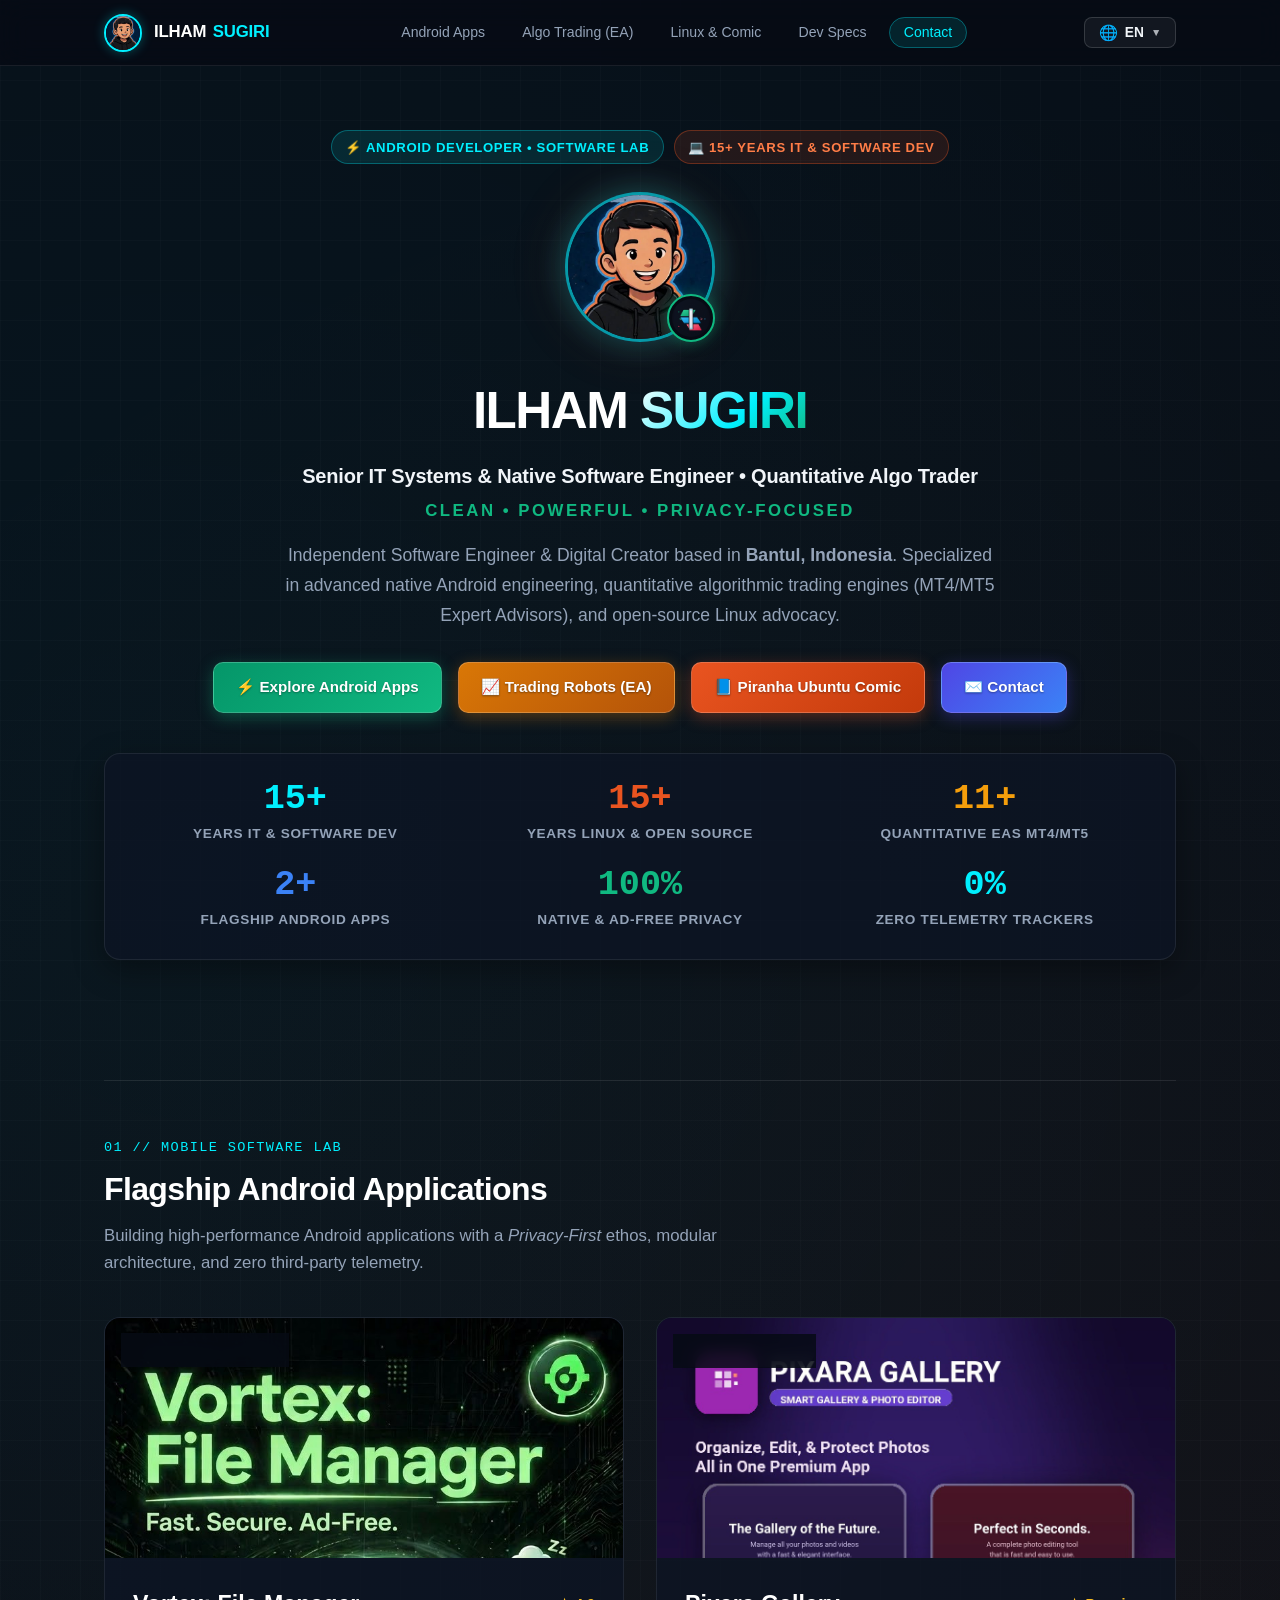
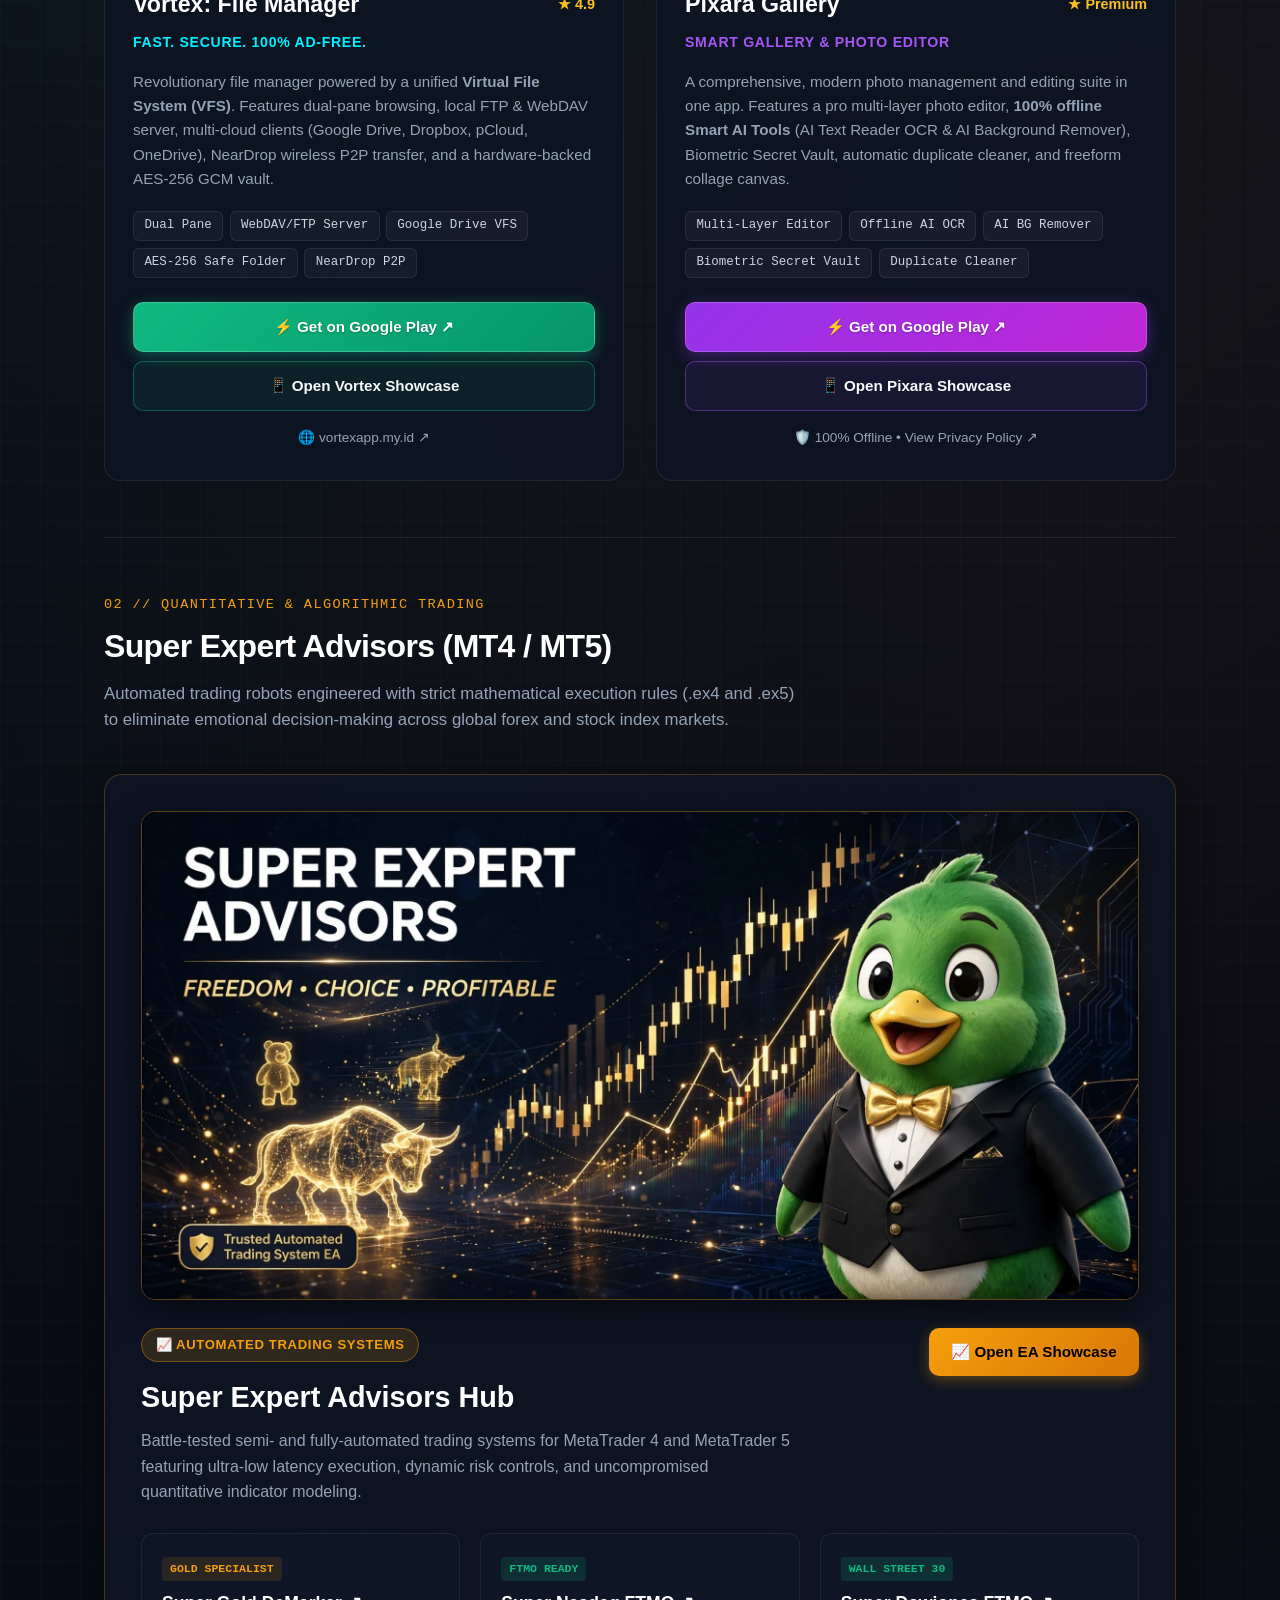
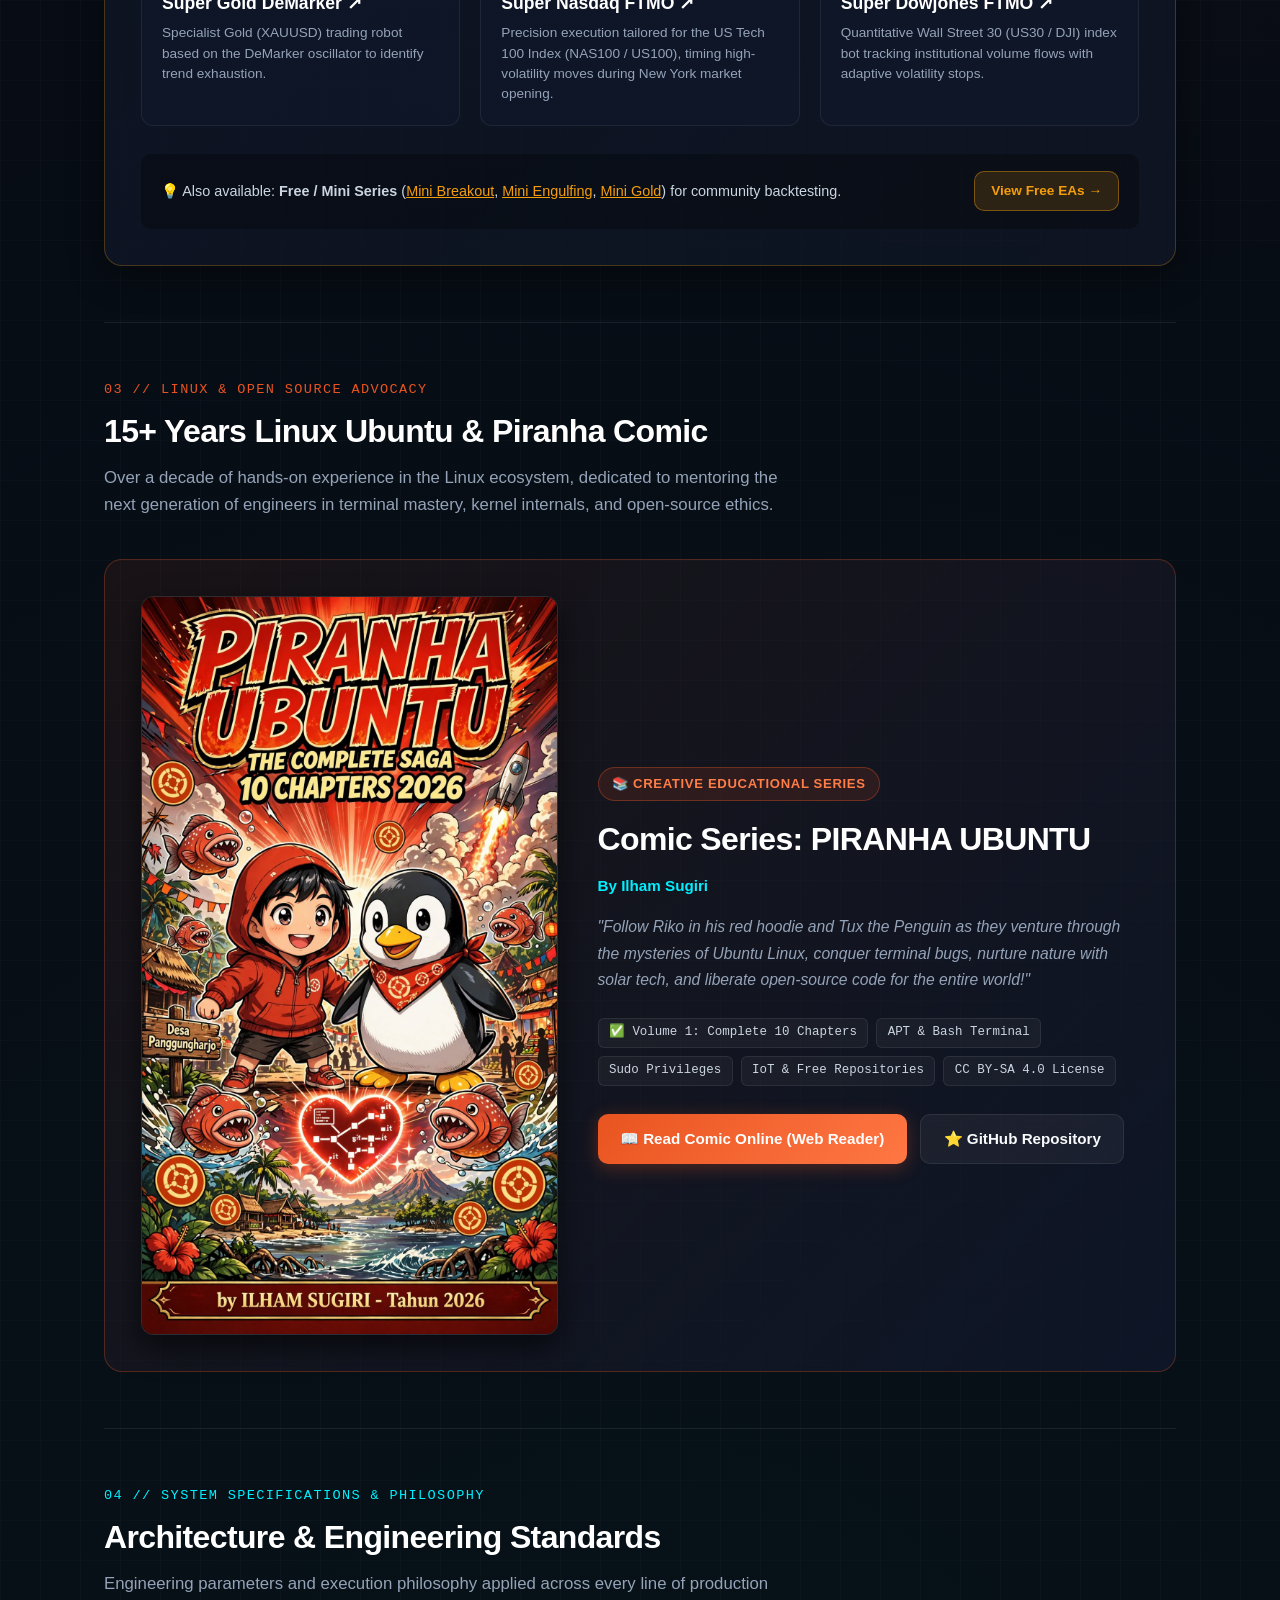
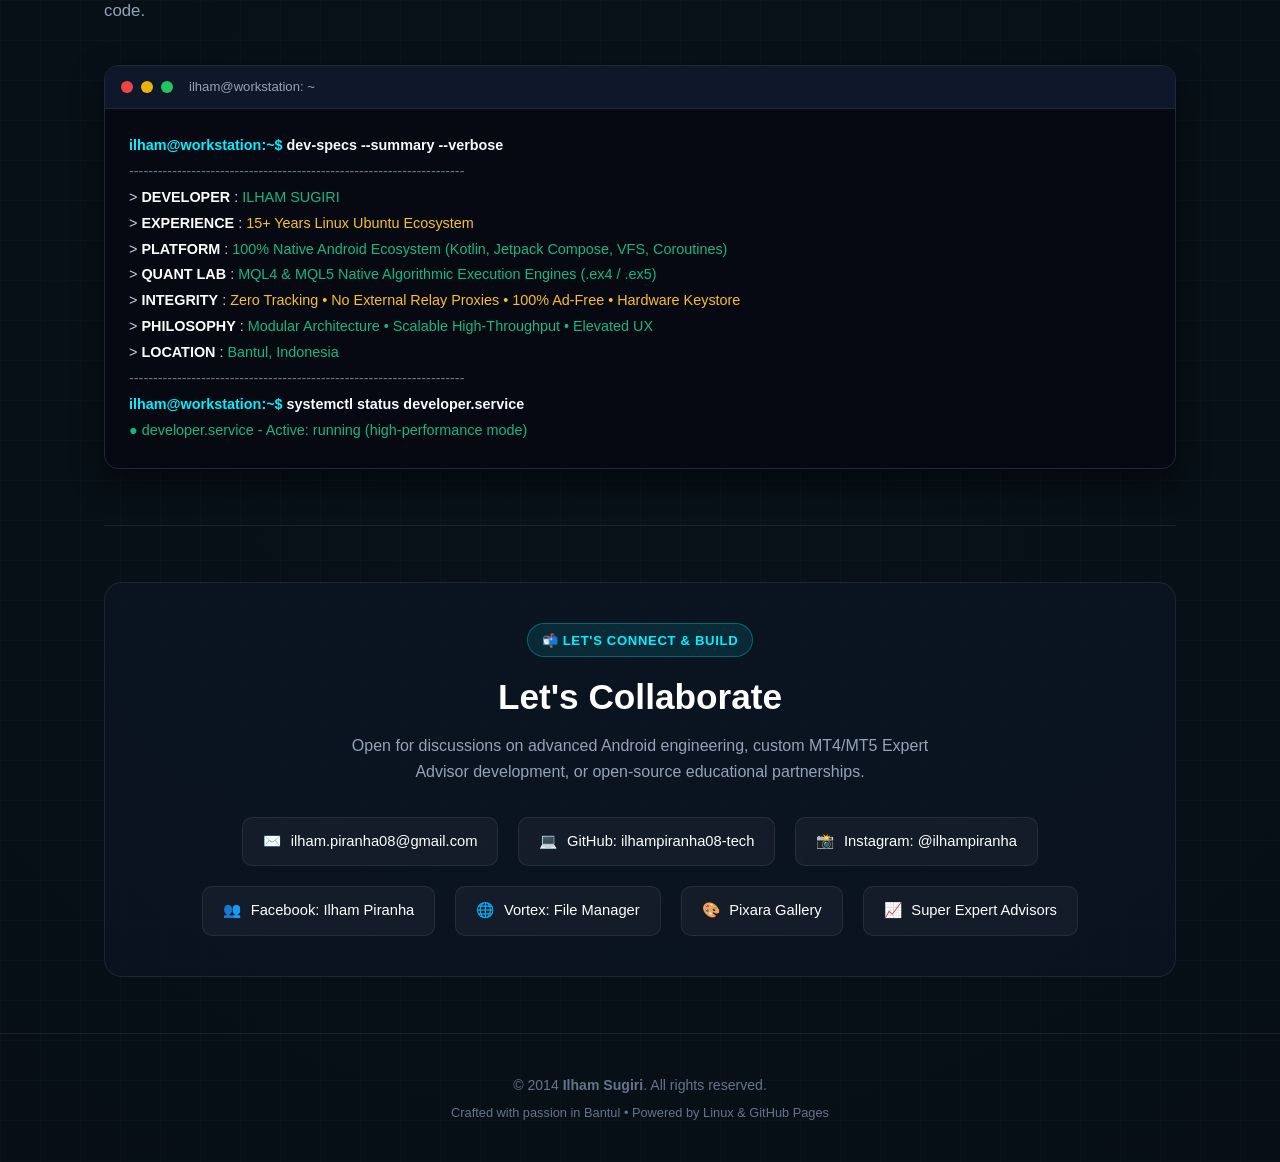
<file: index.html>
<!DOCTYPE html>
<html lang="id">
<head>
    <meta charset="UTF-8">
    <meta name="viewport" content="width=device-width, initial-scale=1.0">
    <!-- Google Search Console Verification Meta Tag -->
    <meta name="google-site-verification" content="6RcjxNl5nk9GnDZeqQjgtP0KCn9tt_phFxU5mbAHsFM" />
    <title>Ilham Sugiri — Android Developer • Algo Trader (EA) • Linux Ubuntu Creator</title>
    <meta name="description" content="Portofolio resmi Ilham Sugiri: Software Engineer Android Native (Vortex File Manager, Pixara Gallery), Developer Expert Advisor MT4/MT5 (Super Expert Advisors), dan Kreator Komik Edukasi Piranha Ubuntu.">
    <meta name="author" content="Ilham Sugiri">
    <link rel="icon" href="assets/avatar_clean.png" type="image/png">

    <!-- Canonical & Open Graph (Points to official primary domain) -->
    <link rel="canonical" href="https://ilhampiranha.web.id/">
    <meta property="og:url" content="https://ilhampiranha.web.id/">
    <meta property="og:type" content="website">
    <meta property="og:title" content="Ilham Sugiri — Android Developer • Algo Trader (EA) • Linux Ubuntu Creator">
    <meta property="og:description" content="Portofolio resmi Ilham Sugiri: Software Engineer Android Native (Vortex File Manager, Pixara Gallery), Developer Expert Advisor MT4/MT5 (Super Expert Advisors), dan Kreator Komik Edukasi Piranha Ubuntu.">
    <meta property="og:image" content="assets/avatar_clean.png">
    <style>
        :root {
            --bg-main: #070b14;
            --bg-card: rgba(13, 20, 36, 0.75);
            --bg-card-hover: rgba(19, 30, 54, 0.9);
            --border-card: rgba(255, 255, 255, 0.08);
            --border-hover: rgba(0, 240, 255, 0.4);
            
            --accent-cyan: #00f0ff;
            --accent-green: #10b981;
            --accent-orange: #E95420; /* Ubuntu Orange */
            --accent-purple: #a855f7;
            --accent-gold: #f59e0b;
            --accent-blue: #3b82f6;
            
            --text-main: #f8fafc;
            --text-muted: #94a3b8;
            --text-dim: #64748b;
        }

        * {
            box-sizing: border-box;
            margin: 0;
            padding: 0;
            font-family: -apple-system, BlinkMacSystemFont, "Segoe UI", Roboto, Helvetica, Arial, sans-serif;
            scroll-behavior: smooth;
        }

        body {
            background-color: var(--bg-main);
            color: var(--text-main);
            line-height: 1.6;
            overflow-x: hidden;
            background-image: 
                radial-gradient(circle at 15% 15%, rgba(0, 240, 255, 0.05) 0%, transparent 40%),
                radial-gradient(circle at 85% 30%, rgba(233, 84, 32, 0.06) 0%, transparent 40%),
                radial-gradient(circle at 50% 85%, rgba(16, 185, 129, 0.04) 0%, transparent 45%),
                linear-gradient(rgba(255, 255, 255, 0.015) 1px, transparent 1px),
                linear-gradient(90deg, rgba(255, 255, 255, 0.015) 1px, transparent 1px);
            background-size: 100% 100%, 100% 100%, 100% 100%, 40px 40px, 40px 40px;
        }

        /* CONTAINER */
        .container {
            max-width: 1120px;
            margin: 0 auto;
            padding: 0 1.5rem;
        }

        /* NAVIGATION BAR */
        nav {
            position: sticky;
            top: 0;
            z-index: 100;
            background: rgba(7, 11, 20, 0.85);
            backdrop-filter: blur(14px);
            -webkit-backdrop-filter: blur(14px);
            border-bottom: 1px solid var(--border-card);
            padding: 0.85rem 0;
        }

        .nav-inner {
            display: flex;
            align-items: center;
            justify-content: space-between;
            gap: 1rem;
        }

        .nav-brand {
            display: flex;
            align-items: center;
            gap: 0.75rem;
            text-decoration: none;
            color: #fff;
        }

        .nav-avatar {
            width: 38px;
            height: 38px;
            border-radius: 50%;
            border: 2px solid var(--accent-cyan);
            object-fit: cover;
            box-shadow: 0 0 12px rgba(0, 240, 255, 0.3);
        }

        .nav-title {
            font-size: 1.05rem;
            font-weight: 700;
            letter-spacing: -0.01em;
            display: flex;
            align-items: center;
            gap: 0.4rem;
        }

        .nav-title span {
            color: var(--accent-cyan);
        }

        .nav-links {
            display: flex;
            align-items: center;
            gap: 0.5rem;
            list-style: none;
            flex-wrap: wrap;
        }

        .nav-links a {
            color: var(--text-muted);
            text-decoration: none;
            font-size: 0.88rem;
            font-weight: 500;
            padding: 0.4rem 0.85rem;
            border-radius: 999px;
            transition: all 0.2s ease;
            border: 1px solid transparent;
        }

        .nav-links a:hover {
            color: #fff;
            background: rgba(255, 255, 255, 0.05);
            border-color: rgba(255, 255, 255, 0.1);
        }

        .nav-cta {
            background: rgba(0, 240, 255, 0.1) !important;
            color: var(--accent-cyan) !important;
            border-color: rgba(0, 240, 255, 0.3) !important;
        }

        .nav-cta:hover {
            background: var(--accent-cyan) !important;
            color: #070b14 !important;
        }

        .nav-actions {
            display: flex;
            align-items: center;
            gap: 0.65rem;
        }

        /* HAMBURGER BUTTON */
        .hamburger-btn {
            display: none;
            align-items: center;
            justify-content: center;
            flex-direction: column;
            gap: 5px;
            width: 38px;
            height: 38px;
            padding: 0;
            background: rgba(255, 255, 255, 0.05);
            border: 1px solid rgba(255, 255, 255, 0.15);
            border-radius: 8px;
            cursor: pointer;
            transition: all 0.2s ease;
            z-index: 101;
        }

        .hamburger-btn:hover {
            background: rgba(6, 182, 212, 0.15);
            border-color: #06b6d4;
            transform: translateY(-1px);
        }

        .hamburger-btn .bar {
            display: block;
            width: 18px;
            height: 2px;
            background-color: #f1f5f9;
            border-radius: 2px;
            transition: transform 0.3s cubic-bezier(0.4, 0, 0.2, 1), opacity 0.2s ease, background-color 0.2s ease;
            transform-origin: center;
        }

        .hamburger-btn.open .bar:nth-child(1) {
            transform: translateY(7px) rotate(45deg);
            background-color: var(--accent-cyan);
        }

        .hamburger-btn.open .bar:nth-child(2) {
            opacity: 0;
            transform: scaleX(0);
        }

        .hamburger-btn.open .bar:nth-child(3) {
            transform: translateY(-7px) rotate(-45deg);
            background-color: var(--accent-cyan);
        }

        /* MOBILE DROPDOWN MENU */
        .mobile-menu {
            position: absolute;
            top: 100%;
            left: 0;
            width: 100%;
            background: rgba(7, 11, 20, 0.95);
            backdrop-filter: blur(16px);
            -webkit-backdrop-filter: blur(16px);
            border-bottom: 1px solid rgba(0, 240, 255, 0.15);
            box-shadow: 0 10px 30px rgba(0, 0, 0, 0.8);
            overflow: hidden;
            max-height: 0;
            opacity: 0;
            visibility: hidden;
            transform: translateY(-8px);
            transition: max-height 0.35s cubic-bezier(0.16, 1, 0.3, 1),
                        opacity 0.25s ease,
                        transform 0.25s cubic-bezier(0.16, 1, 0.3, 1),
                        visibility 0.35s;
            pointer-events: none;
            z-index: 99;
        }

        .mobile-menu.open {
            max-height: 420px;
            opacity: 1;
            visibility: visible;
            transform: translateY(0);
            pointer-events: auto;
        }

        .mobile-menu-inner {
            padding: 1rem 1.5rem 1.25rem;
        }

        .mobile-nav-list {
            list-style: none;
            display: flex;
            flex-direction: column;
            gap: 0.5rem;
            margin: 0;
            padding: 0;
        }

        .mobile-nav-link {
            display: flex;
            align-items: center;
            gap: 0.85rem;
            padding: 0.75rem 1rem;
            border-radius: 10px;
            color: #cbd5e1;
            text-decoration: none;
            font-size: 0.95rem;
            font-weight: 600;
            background: rgba(255, 255, 255, 0.02);
            border: 1px solid rgba(255, 255, 255, 0.06);
            transition: all 0.2s ease;
        }

        .mobile-nav-icon {
            font-size: 1.15rem;
            line-height: 1;
            display: inline-flex;
            align-items: center;
            justify-content: center;
            width: 24px;
        }

        .mobile-nav-link:hover,
        .mobile-nav-link:active {
            color: #fff;
            background: rgba(0, 240, 255, 0.08);
            border-color: rgba(0, 240, 255, 0.25);
            transform: translateX(4px);
        }

        .mobile-nav-link.mobile-nav-cta {
            background: rgba(0, 240, 255, 0.1);
            color: var(--accent-cyan);
            border-color: rgba(0, 240, 255, 0.3);
            margin-top: 0.25rem;
        }

        .mobile-nav-link.mobile-nav-cta:hover,
        .mobile-nav-link.mobile-nav-cta:active {
            background: var(--accent-cyan);
            color: #070b14;
            border-color: var(--accent-cyan);
            transform: translateX(4px);
        }

        section[id] {
            scroll-margin-top: 75px;
        }

        /* HERO SECTION */
        header.hero {
            padding: 4rem 0 3.5rem;
            text-align: center;
            position: relative;
        }

        .hero-badge-row {
            display: flex;
            justify-content: center;
            align-items: center;
            gap: 0.6rem;
            flex-wrap: wrap;
            margin-bottom: 1.75rem;
        }

        .badge {
            display: inline-flex;
            align-items: center;
            gap: 0.4rem;
            padding: 0.35rem 0.85rem;
            border-radius: 9999px;
            font-size: 0.82rem;
            font-weight: 600;
            text-transform: uppercase;
            letter-spacing: 0.05em;
        }

        .badge-cyan {
            background: rgba(0, 240, 255, 0.1);
            color: var(--accent-cyan);
            border: 1px solid rgba(0, 240, 255, 0.3);
        }

        .badge-orange {
            background: rgba(233, 84, 32, 0.12);
            color: #ff7d47;
            border: 1px solid rgba(233, 84, 32, 0.35);
        }

        .hero-avatar-wrapper {
            position: relative;
            width: 150px;
            height: 150px;
            margin: 0 auto 1.75rem;
        }

        .hero-avatar {
            width: 100%;
            height: 100%;
            border-radius: 50%;
            object-fit: cover;
            border: 3px solid rgba(0, 240, 255, 0.6);
            box-shadow: 0 0 30px rgba(0, 240, 255, 0.25), 0 0 60px rgba(233, 84, 32, 0.15);
            background: #101726;
        }

        .hero-logo-mini {
            position: absolute;
            bottom: 0;
            right: 0;
            width: 48px;
            height: 48px;
            border-radius: 50%;
            background: #070b14;
            border: 2px solid var(--accent-green);
            padding: 3px;
            box-shadow: 0 0 15px rgba(16, 185, 129, 0.4);
        }

        h1.hero-name {
            font-size: 3.2rem;
            font-weight: 900;
            letter-spacing: -0.03em;
            margin-bottom: 0.5rem;
            color: #ffffff;
            text-transform: uppercase;
        }

        h1.hero-name span {
            background: linear-gradient(135deg, #ffffff 0%, var(--accent-cyan) 60%, var(--accent-green) 100%);
            -webkit-background-clip: text;
            -webkit-text-fill-color: transparent;
        }

        .hero-role {
            font-size: 1.25rem;
            font-weight: 700;
            color: #f1f5f9;
            margin-bottom: 0.35rem;
            letter-spacing: -0.01em;
        }

        .hero-tagline {
            font-size: 1.05rem;
            font-weight: 700;
            color: var(--accent-green);
            letter-spacing: 0.15em;
            text-transform: uppercase;
            margin-bottom: 1rem;
        }

        .hero-bio {
            font-size: 1.1rem;
            color: var(--text-muted);
            max-width: 720px;
            margin: 0 auto 2rem;
            line-height: 1.7;
        }

        .hero-buttons {
            display: flex;
            justify-content: center;
            align-items: center;
            gap: 1rem;
            flex-wrap: wrap;
        }

        .btn {
            display: inline-flex;
            align-items: center;
            gap: 0.5rem;
            padding: 0.75rem 1.4rem;
            border-radius: 10px;
            font-size: 0.95rem;
            font-weight: 600;
            text-decoration: none;
            transition: all 0.25s cubic-bezier(0.4, 0, 0.2, 1);
            cursor: pointer;
        }

        .btn-primary {
            background: linear-gradient(135deg, var(--accent-cyan) 0%, #0099ff 100%);
            color: #070b14;
            box-shadow: 0 4px 20px rgba(0, 240, 255, 0.3);
        }

        .btn-primary:hover {
            transform: translateY(-2px);
            box-shadow: 0 8px 28px rgba(0, 240, 255, 0.45);
        }

        .btn-secondary {
            background: rgba(255, 255, 255, 0.05);
            color: var(--text-main);
            border: 1px solid var(--border-card);
        }

        .btn-secondary:hover {
            background: rgba(255, 255, 255, 0.1);
            border-color: rgba(255, 255, 255, 0.25);
            transform: translateY(-2px);
        }

        .btn-orange {
            background: linear-gradient(135deg, #E95420 0%, #ff7744 100%);
            color: #fff;
            box-shadow: 0 4px 18px rgba(233, 84, 32, 0.3);
        }

        .btn-orange:hover {
            transform: translateY(-2px);
            box-shadow: 0 8px 26px rgba(233, 84, 32, 0.45);
        }

        /* HERO BUTTONS (THEMATIC, VIBRANT & HIGH CONTRAST) */
        .btn-hero-apps {
            background: linear-gradient(135deg, #059669 0%, #10b981 100%);
            color: #ffffff !important;
            font-weight: 700;
            text-shadow: 0 1px 2px rgba(0, 0, 0, 0.35);
            box-shadow: 0 4px 16px rgba(16, 185, 129, 0.35);
            border: 1px solid rgba(255, 255, 255, 0.2);
        }
        .btn-hero-apps:hover {
            transform: translateY(-2px);
            box-shadow: 0 8px 24px rgba(16, 185, 129, 0.5);
            filter: brightness(1.08);
            color: #ffffff !important;
        }

        .btn-hero-trading {
            background: linear-gradient(135deg, #d97706 0%, #b45309 100%);
            color: #ffffff !important;
            font-weight: 700;
            text-shadow: 0 1px 2px rgba(0, 0, 0, 0.4);
            box-shadow: 0 4px 16px rgba(217, 119, 6, 0.35);
            border: 1px solid rgba(255, 255, 255, 0.2);
        }
        .btn-hero-trading:hover {
            transform: translateY(-2px);
            box-shadow: 0 8px 24px rgba(217, 119, 6, 0.5);
            filter: brightness(1.08);
            color: #ffffff !important;
        }

        .btn-hero-ubuntu {
            background: linear-gradient(135deg, #E95420 0%, #c33a0b 100%);
            color: #ffffff !important;
            font-weight: 700;
            text-shadow: 0 1px 2px rgba(0, 0, 0, 0.35);
            box-shadow: 0 4px 16px rgba(233, 84, 32, 0.35);
            border: 1px solid rgba(255, 255, 255, 0.2);
        }
        .btn-hero-ubuntu:hover {
            transform: translateY(-2px);
            box-shadow: 0 8px 24px rgba(233, 84, 32, 0.5);
            filter: brightness(1.08);
            color: #ffffff !important;
        }

        .btn-hero-contact {
            background: linear-gradient(135deg, #4f46e5 0%, #3b82f6 100%);
            color: #ffffff !important;
            font-weight: 700;
            text-shadow: 0 1px 2px rgba(0, 0, 0, 0.35);
            box-shadow: 0 4px 16px rgba(79, 70, 229, 0.35);
            border: 1px solid rgba(255, 255, 255, 0.2);
        }
        .btn-hero-contact:hover {
            transform: translateY(-2px);
            box-shadow: 0 8px 24px rgba(79, 70, 229, 0.5);
            filter: brightness(1.08);
            color: #ffffff !important;
        }

        /* STATS BAR */
        .stats-bar {
            display: grid;
            grid-template-columns: repeat(3, 1fr);
            gap: 1.5rem 1.25rem;
            background: var(--bg-card);
            border: 1px solid var(--border-card);
            border-radius: 16px;
            padding: 1.75rem;
            margin: 2.5rem 0 4rem;
            box-shadow: 0 10px 30px rgba(0, 0, 0, 0.35);
        }

        .stat-item {
            text-align: center;
        }

        .stat-number {
            font-size: 2.2rem;
            font-weight: 800;
            color: #fff;
            line-height: 1;
            margin-bottom: 0.35rem;
            font-family: monospace;
        }

        .stat-number.cyan { color: var(--accent-cyan); }
        .stat-number.orange { color: var(--accent-orange); }
        .stat-number.green { color: var(--accent-green); }
        .stat-number.gold { color: var(--accent-gold); }
        .stat-number.blue { color: var(--accent-blue); }

        .stat-label {
            font-size: 0.85rem;
            color: var(--text-muted);
            text-transform: uppercase;
            letter-spacing: 0.05em;
            font-weight: 600;
        }

        /* SECTION STYLING */
        section {
            padding: 3.5rem 0;
            border-top: 1px solid var(--border-card);
        }

        .section-header {
            margin-bottom: 2.5rem;
        }

        .section-tag {
            font-family: monospace;
            font-size: 0.85rem;
            color: var(--accent-cyan);
            letter-spacing: 0.1em;
            text-transform: uppercase;
            margin-bottom: 0.35rem;
            display: block;
        }

        .section-title {
            font-size: 2rem;
            font-weight: 800;
            color: #fff;
            letter-spacing: -0.02em;
            margin-bottom: 0.5rem;
        }

        .section-desc {
            color: var(--text-muted);
            font-size: 1.05rem;
            max-width: 700px;
        }

        /* SHOWCASE APPS GRID */
        .showcase-grid {
            display: grid;
            grid-template-columns: repeat(auto-fit, minmax(330px, 1fr));
            gap: 2rem;
        }

        .app-card {
            background: var(--bg-card);
            border: 1px solid var(--border-card);
            border-radius: 16px;
            overflow: hidden;
            transition: all 0.3s cubic-bezier(0.4, 0, 0.2, 1);
            display: flex;
            flex-direction: column;
        }

        .app-card:hover {
            transform: translateY(-4px);
            border-color: var(--border-hover);
            box-shadow: 0 14px 35px rgba(0, 240, 255, 0.15);
        }

        .app-card.pixara:hover {
            border-color: rgba(168, 85, 247, 0.4);
            box-shadow: 0 14px 35px rgba(168, 85, 247, 0.15);
        }

        .app-media {
            width: 100%;
            height: 240px;
            overflow: hidden;
            background: #0f172a;
            position: relative;
        }

        .app-media a {
            display: block;
            width: 100%;
            height: 100%;
            cursor: pointer;
        }

        .app-media img {
            width: 100%;
            height: 100%;
            object-fit: cover;
            object-position: top;
            transition: transform 0.5s ease;
        }

        .app-card:hover .app-media img {
            transform: scale(1.04);
        }

        .app-badge-float {
            position: absolute;
            top: 1rem;
            left: 1rem;
            background: rgba(7, 11, 20, 0.85);
            backdrop-filter: blur(8px);
            padding: 0.35rem 0.75rem;
            border-radius: 999px;
            font-size: 0.78rem;
            font-weight: 700;
            color: #fff;
            border: 1px solid rgba(255, 255, 255, 0.15);
        }

        .app-body {
            padding: 1.75rem;
            display: flex;
            flex-direction: column;
            flex-grow: 1;
        }

        .app-title-row {
            display: flex;
            justify-content: space-between;
            align-items: center;
            margin-bottom: 0.5rem;
        }

        .app-name {
            font-size: 1.45rem;
            font-weight: 800;
            color: #fff;
        }

        .app-rating {
            display: flex;
            align-items: center;
            gap: 0.3rem;
            color: #fbbf24;
            font-weight: 700;
            font-size: 0.9rem;
        }

        .app-tagline {
            color: var(--accent-cyan);
            font-size: 0.88rem;
            font-weight: 600;
            margin-bottom: 1rem;
            text-transform: uppercase;
            letter-spacing: 0.05em;
        }

        .app-tagline.purple { color: var(--accent-purple); }

        .app-desc {
            color: var(--text-muted);
            font-size: 0.95rem;
            line-height: 1.6;
            margin-bottom: 1.25rem;
        }

        .feature-pills {
            display: flex;
            flex-wrap: wrap;
            gap: 0.4rem;
            margin-bottom: 1.5rem;
        }

        .pill {
            background: rgba(255, 255, 255, 0.04);
            border: 1px solid rgba(255, 255, 255, 0.08);
            color: #cbd5e1;
            padding: 0.25rem 0.65rem;
            border-radius: 6px;
            font-size: 0.78rem;
            font-family: monospace;
        }

        .app-actions {
            margin-top: auto;
            display: flex;
            gap: 0.75rem;
            flex-wrap: wrap;
        }

        /* APP CARDS ACTION BUTTONS & VISUAL HIERARCHY */
        .app-actions-col {
            margin-top: auto;
            display: flex;
            flex-direction: column;
            gap: 0.55rem;
        }

        .btn-cta-primary-emerald {
            width: 100%;
            justify-content: center;
            background: linear-gradient(135deg, #10b981 0%, #059669 100%);
            color: #ffffff !important;
            font-weight: 700;
            border: 1px solid rgba(255, 255, 255, 0.2);
            box-shadow: 0 4px 16px rgba(16, 185, 129, 0.4);
            text-shadow: 0 1px 2px rgba(0, 0, 0, 0.25);
            transition: all 0.25s cubic-bezier(0.4, 0, 0.2, 1);
        }
        .btn-cta-primary-emerald:hover {
            transform: translateY(-2px);
            box-shadow: 0 8px 24px rgba(16, 185, 129, 0.6);
            filter: brightness(1.08);
            color: #ffffff !important;
        }

        .btn-cta-secondary-emerald {
            width: 100%;
            justify-content: center;
            background: rgba(16, 185, 129, 0.08);
            border: 1px solid rgba(16, 185, 129, 0.4);
            color: #f8fafc !important;
            font-weight: 600;
            transition: all 0.25s cubic-bezier(0.4, 0, 0.2, 1);
        }
        .btn-cta-secondary-emerald:hover {
            background: rgba(16, 185, 129, 0.18);
            border-color: rgba(16, 185, 129, 0.7);
            color: #34d399 !important;
            transform: translateY(-2px);
        }

        .btn-cta-primary-purple {
            width: 100%;
            justify-content: center;
            background: linear-gradient(135deg, #9333ea 0%, #c026d3 100%);
            color: #ffffff !important;
            font-weight: 700;
            border: 1px solid rgba(255, 255, 255, 0.2);
            box-shadow: 0 4px 16px rgba(147, 51, 234, 0.4);
            text-shadow: 0 1px 2px rgba(0, 0, 0, 0.25);
            transition: all 0.25s cubic-bezier(0.4, 0, 0.2, 1);
        }
        .btn-cta-primary-purple:hover {
            transform: translateY(-2px);
            box-shadow: 0 8px 24px rgba(147, 51, 234, 0.6);
            filter: brightness(1.08);
            color: #ffffff !important;
        }

        .btn-cta-secondary-purple {
            width: 100%;
            justify-content: center;
            background: rgba(168, 85, 247, 0.08);
            border: 1px solid rgba(168, 85, 247, 0.4);
            color: #f8fafc !important;
            font-weight: 600;
            transition: all 0.25s cubic-bezier(0.4, 0, 0.2, 1);
        }
        .btn-cta-secondary-purple:hover {
            background: rgba(168, 85, 247, 0.18);
            border-color: rgba(168, 85, 247, 0.7);
            color: #c084fc !important;
            transform: translateY(-2px);
        }

        .app-tertiary-wrap {
            text-align: center;
            margin-top: 0.25rem;
        }

        .app-tertiary-link {
            color: var(--text-muted);
            font-size: 0.85rem;
            text-decoration: none;
            display: inline-flex;
            align-items: center;
            gap: 0.35rem;
            transition: all 0.2s ease;
            padding: 0.2rem 0.5rem;
            border-radius: 4px;
        }
        .app-tertiary-link.emerald:hover {
            color: #34d399;
            text-shadow: 0 0 12px rgba(16, 185, 129, 0.4);
        }
        .app-tertiary-link.purple:hover {
            color: #c084fc;
            text-shadow: 0 0 12px rgba(168, 85, 247, 0.4);
        }

        /* TRADING LAB SECTION */
        .trading-card {
            background: linear-gradient(135deg, rgba(13, 20, 36, 0.9) 0%, rgba(17, 24, 39, 0.7) 100%);
            border: 1px solid rgba(245, 158, 11, 0.25);
            border-radius: 18px;
            padding: 2.25rem;
            box-shadow: 0 10px 35px rgba(0, 0, 0, 0.4);
            position: relative;
            overflow: hidden;
        }

        .trading-card::before {
            content: '';
            position: absolute;
            top: 0;
            right: 0;
            width: 300px;
            height: 300px;
            background: radial-gradient(circle, rgba(245, 158, 11, 0.08) 0%, transparent 70%);
            pointer-events: none;
        }

        .trading-products-grid {
            display: grid;
            grid-template-columns: repeat(auto-fit, minmax(240px, 1fr));
            gap: 1.25rem;
            margin: 1.75rem 0;
        }

        .ea-item {
            background: rgba(15, 23, 42, 0.75);
            border: 1px solid rgba(255, 255, 255, 0.07);
            border-radius: 12px;
            padding: 1.25rem;
            transition: all 0.25s ease;
        }

        .ea-item:hover {
            border-color: rgba(245, 158, 11, 0.4);
            transform: translateY(-2px);
        }

        .ea-badge {
            font-size: 0.72rem;
            font-weight: 700;
            color: var(--accent-gold);
            background: rgba(245, 158, 11, 0.12);
            padding: 0.2rem 0.5rem;
            border-radius: 4px;
            display: inline-block;
            margin-bottom: 0.5rem;
            font-family: monospace;
        }

        .ea-name {
            font-size: 1.1rem;
            font-weight: 700;
            color: #fff;
            margin-bottom: 0.35rem;
        }

        .ea-desc {
            font-size: 0.85rem;
            color: var(--text-muted);
            line-height: 1.5;
        }

        /* UBUNTU COMIC SECTION */
        .comic-card {
            background: linear-gradient(135deg, rgba(233, 84, 32, 0.08) 0%, rgba(15, 23, 42, 0.85) 100%);
            border: 1px solid rgba(233, 84, 32, 0.3);
            border-radius: 18px;
            padding: 2.25rem;
            display: grid;
            grid-template-columns: 1fr 1.3fr;
            gap: 2.5rem;
            align-items: center;
        }

        @media (max-width: 860px) {
            .comic-card {
                grid-template-columns: 1fr;
            }
        }

        .comic-poster-wrapper {
            position: relative;
            border-radius: 12px;
            overflow: hidden;
            box-shadow: 0 12px 30px rgba(0, 0, 0, 0.6);
            border: 1px solid rgba(255, 255, 255, 0.1);
        }

        .comic-poster-wrapper img {
            width: 100%;
            height: auto;
            display: block;
        }

        /* TERMINAL BOX */
        .terminal-box {
            background: #060911;
            border: 1px solid #1e293b;
            border-radius: 14px;
            overflow: hidden;
            box-shadow: 0 12px 30px rgba(0, 0, 0, 0.5);
            font-family: "SFMono-Regular", Consolas, "Liberation Mono", Menlo, Courier, monospace;
            margin-top: 2rem;
        }

        .terminal-header {
            background: #0f172a;
            padding: 0.65rem 1rem;
            display: flex;
            align-items: center;
            gap: 0.5rem;
            border-bottom: 1px solid #1e293b;
        }

        .term-dot {
            width: 12px;
            height: 12px;
            border-radius: 50%;
        }

        .dot-red { background: #ef4444; }
        .dot-yellow { background: #eab308; }
        .dot-green { background: #22c55e; }

        .terminal-title {
            margin-left: 0.5rem;
            font-size: 0.82rem;
            color: #94a3b8;
        }

        .terminal-body {
            padding: 1.5rem;
            font-size: 0.9rem;
            line-height: 1.8;
            color: #cbd5e1;
        }

        .term-prompt { color: var(--accent-cyan); font-weight: 700; }
        .term-cmd { color: #f8fafc; font-weight: 600; }
        .term-val { color: var(--accent-green); }
        .term-highlight { color: #fbbf24; }

        /* CONTACT SECTION */
        .contact-box {
            background: var(--bg-card);
            border: 1px solid var(--border-card);
            border-radius: 18px;
            padding: 2.5rem;
            text-align: center;
        }

        .contact-links {
            display: flex;
            justify-content: center;
            gap: 1.25rem;
            margin-top: 2rem;
            flex-wrap: wrap;
        }

        .contact-item {
            display: flex;
            align-items: center;
            gap: 0.6rem;
            background: rgba(255, 255, 255, 0.04);
            border: 1px solid var(--border-card);
            padding: 0.75rem 1.25rem;
            border-radius: 10px;
            color: #fff;
            text-decoration: none;
            font-weight: 500;
            font-size: 0.92rem;
            transition: all 0.2s ease;
        }

        .contact-item:hover {
            border-color: var(--accent-cyan);
            background: rgba(0, 240, 255, 0.08);
            transform: translateY(-2px);
        }

        /* FOOTER */
        footer {
            border-top: 1px solid var(--border-card);
            padding: 2.5rem 0;
            text-align: center;
            color: var(--text-dim);
            font-size: 0.88rem;
        }

        footer a {
            color: var(--text-muted);
            text-decoration: none;
        }

        footer a:hover {
            color: var(--accent-cyan);
        }

        /* RESPONSIVE */
        @media (min-width: 769px) {
            .hamburger-btn { display: none !important; }
            .mobile-menu { display: none !important; }
        }

        @media (max-width: 768px) {
            h1.hero-name { font-size: 2.4rem; }
            .hero-role { font-size: 1.05rem; }
            .hero-tagline {
                font-size: 0.85rem;
                letter-spacing: 0.08em;
            }
            .hero-bio { font-size: 1rem; }
            .nav-links { display: none !important; } /* Mobile simplified */
            .hamburger-btn { display: flex !important; }
            .section-title { font-size: 1.65rem; }
            .stats-bar { grid-template-columns: 1fr 1fr; }
        }

        @media (max-width: 480px) {
            .hero-tagline {
                font-size: 0.76rem;
                letter-spacing: 0.05em;
            }
            .hero-buttons { gap: 0.65rem; }
            .hero-buttons .btn { width: 100%; justify-content: center; }
            .nav-actions { gap: 0.4rem; }
            .lang-btn { padding: 0.4rem 0.65rem; font-size: 0.82rem; }
            .hamburger-btn { width: 36px; height: 36px; }
        }
    </style>
    <link rel="stylesheet" href="assets/i18n.css">
</head>
<body>

    <!-- TOP NAVIGATION -->
    <nav>
        <div class="container nav-inner">
            <a href="#" class="nav-brand">
                <img src="assets/avatar_clean.png" alt="Ilham Sugiri" class="nav-avatar">
                <span class="nav-title">ILHAM <span>SUGIRI</span></span>
            </a>
            <ul class="nav-links">
                <li><a href="#apps" data-i18n="nav_apps">Android Apps</a></li>
                <li><a href="#trading" data-i18n="nav_trading">Algo Trading (EA)</a></li>
                <li><a href="#ubuntu" data-i18n="nav_ubuntu">Linux & Comic</a></li>
                <li><a href="#specs" data-i18n="nav_specs">Dev Specs</a></li>
                <li><a href="#contact" class="nav-cta" data-i18n="nav_contact">Contact</a></li>
            </ul>

            <div class="nav-actions">
                <div class="lang-switch-wrapper">
                    <button class="lang-btn" id="langBtn" onclick="toggleLangDropdown(event)" aria-label="Select Language">
                        <span class="globe-icon">🌐</span>
                        <span id="currentLangLabel">EN</span>
                        <span class="arrow-icon">▼</span>
                    </button>
                    <div class="lang-dropdown" id="langDropdown">
                        <button class="lang-option active" id="opt-en" onclick="setLanguage('en')">
                            <span class="flag">🇬🇧</span> English <span class="tag-badge">Default</span>
                        </button>
                        <button class="lang-option" id="opt-id" onclick="setLanguage('id')">
                            <span class="flag">🇮🇩</span> Bahasa Indonesia
                        </button>
                        <button class="lang-option" id="opt-es" onclick="setLanguage('es')">
                            <span class="flag">🇪🇸</span> Español
                        </button>
                        <button class="lang-option" id="opt-pt" onclick="setLanguage('pt')">
                            <span class="flag">🇧🇷</span> Português (Brasil)
                        </button>
                        <button class="lang-option" id="opt-ru" onclick="setLanguage('ru')">
                            <span class="flag">🇷🇺</span> Русский
                        </button>
                        <button class="lang-option" id="opt-hi" onclick="setLanguage('hi')">
                            <span class="flag">🇮🇳</span> हिन्दी
                        </button>
                    </div>
                </div>

                <button class="hamburger-btn" id="hamburgerBtn" aria-label="Toggle navigation" aria-expanded="false" aria-controls="mobileMenu">
                    <span class="bar"></span>
                    <span class="bar"></span>
                    <span class="bar"></span>
                </button>
            </div>
        </div>

        <!-- MOBILE DROPDOWN MENU -->
        <div class="mobile-menu" id="mobileMenu" aria-hidden="true">
            <div class="container mobile-menu-inner">
                <ul class="mobile-nav-list">
                    <li>
                        <a href="#apps" class="mobile-nav-link">
                            <span class="mobile-nav-icon">📱</span>
                            <span data-i18n="nav_apps">Android Apps</span>
                        </a>
                    </li>
                    <li>
                        <a href="#trading" class="mobile-nav-link">
                            <span class="mobile-nav-icon">📈</span>
                            <span data-i18n="nav_trading">Algo Trading (EA)</span>
                        </a>
                    </li>
                    <li>
                        <a href="#ubuntu" class="mobile-nav-link">
                            <span class="mobile-nav-icon">🐧</span>
                            <span data-i18n="nav_ubuntu">Linux & Comic</span>
                        </a>
                    </li>
                    <li>
                        <a href="#specs" class="mobile-nav-link">
                            <span class="mobile-nav-icon">⚙️</span>
                            <span data-i18n="nav_specs">Dev Specs</span>
                        </a>
                    </li>
                    <li>
                        <a href="#contact" class="mobile-nav-link mobile-nav-cta">
                            <span class="mobile-nav-icon">📬</span>
                            <span data-i18n="nav_contact">Contact</span>
                        </a>
                    </li>
                </ul>
            </div>
        </div>
    </nav>

    <!-- HERO HEADER -->
    <header class="hero">
        <div class="container">
            <div class="hero-badge-row">
                <span class="badge badge-cyan" data-i18n="badge_role">⚡ Android Developer • Software Lab</span>
                <span class="badge badge-orange" data-i18n="badge_ubuntu">💻 15+ Years IT & Software Dev</span>
            </div>

            <div class="hero-avatar-wrapper">
                <img src="assets/avatar_clean.png" alt="Avatar Ilham Sugiri" class="hero-avatar">
                <img src="assets/logo_clean.png" alt="Logo Monogram I" class="hero-logo-mini" title="Ilham Sugiri Monogram Logo">
            </div>

            <h1 class="hero-name">ILHAM <span>SUGIRI</span></h1>
            <p class="hero-role" data-i18n="hero_role">Senior IT Systems & Native Software Engineer • Quantitative Algo Trader</p>
            <p class="hero-tagline" data-i18n="hero_tagline">CLEAN • POWERFUL • PRIVACY-FOCUSED</p>
            
            <p class="hero-bio" data-i18n="hero_bio">
                Independent Software Engineer & Digital Creator based in <strong>Bantul, Indonesia</strong>. Specialized in advanced native Android engineering, quantitative algorithmic trading engines (MT4/MT5 Expert Advisors), and open-source Linux advocacy.
            </p>


            <div class="hero-buttons">
                <a href="#apps" class="btn btn-hero-apps" data-i18n="btn_explore_apps">⚡ Explore Android Apps</a>
                <a href="#trading" class="btn btn-hero-trading" data-i18n="btn_trading_ea">📈 Trading Robots (EA)</a>
                <a href="#ubuntu" class="btn btn-hero-ubuntu" data-i18n="btn_ubuntu_comic">📘 Piranha Ubuntu Comic</a>
                <a href="mailto:ilham.piranha08@gmail.com" class="btn btn-hero-contact" data-i18n="btn_contact">✉️ Contact</a>
            </div>

            <!-- STATS COUNTER -->
            <div class="stats-bar">
                <div class="stat-item">
                    <div class="stat-number cyan">15+</div>
                    <div class="stat-label" data-i18n="stat_it_lbl">Years IT & Software Dev</div>
                </div>
                <div class="stat-item">
                    <div class="stat-number orange">15+</div>
                    <div class="stat-label" data-i18n="stat_exp_lbl">Years Linux & Open Source</div>
                </div>
                <div class="stat-item">
                    <div class="stat-number gold">11+</div>
                    <div class="stat-label" data-i18n="stat_qnt_lbl">Quantitative EAs MT4/MT5</div>
                </div>
                <div class="stat-item">
                    <div class="stat-number blue">2+</div>
                    <div class="stat-label" data-i18n="stat_apps_lbl">Flagship Android Apps</div>
                </div>
                <div class="stat-item">
                    <div class="stat-number green">100%</div>
                    <div class="stat-label" data-i18n="stat_nat_lbl">Native & Ad-Free Privacy</div>
                </div>
                <div class="stat-item">
                    <div class="stat-number cyan">0%</div>
                    <div class="stat-label" data-i18n="stat_prv_lbl">Zero Telemetry Trackers</div>
                </div>
            </div>
        </div>
    </header>

    <main class="container">

        <!-- 1. ANDROID SOFTWARE LAB -->
        <section id="apps">
            <div class="section-header">
                <span class="section-tag" data-i18n="sec1_tag">01 // MOBILE SOFTWARE LAB</span>
                <h2 class="section-title" data-i18n="sec1_title">Flagship Android Applications</h2>
                <p class="section-desc" data-i18n="sec1_desc">Building high-performance Android applications with a <em>Privacy-First</em> ethos, modular architecture, and zero third-party telemetry.</p>
            </div>

            <div class="showcase-grid">

                <!-- CARD 1: VORTEX FILE MANAGER -->
                <div class="app-card">
                    <div class="app-media">
                        <a href="vortex/" title="Open Vortex Showcase">
                            <img src="assets/poster_vortex.jpg" alt="Vortex File Manager">
                        </a>
                        <span class="app-badge-float" data-i18n="vortex_badge">🔥 Flagship Application</span>
                    </div>
                    <div class="app-body">
                        <div class="app-title-row">
                            <h3 class="app-name"><a href="vortex/" style="color: inherit; text-decoration: none;">Vortex: File Manager</a></h3>
                            <span class="app-rating">★ 4.9</span>
                        </div>
                        <div class="app-tagline" data-i18n="vortex_tagline">Fast. Secure. 100% Ad-Free.</div>
                        <p class="app-desc" data-i18n="vortex_desc">
                            Revolutionary file manager powered by a unified <strong>Virtual File System (VFS)</strong>. Features dual-pane browsing, local FTP & WebDAV server, multi-cloud clients (Google Drive, Dropbox, pCloud, OneDrive), NearDrop wireless P2P transfer, and a hardware-backed AES-256 GCM vault.
                        </p>
                        <div class="feature-pills">
                            <span class="pill">Dual Pane</span>
                            <span class="pill">WebDAV/FTP Server</span>
                            <span class="pill">Google Drive VFS</span>
                            <span class="pill">AES-256 Safe Folder</span>
                            <span class="pill">NearDrop P2P</span>
                        </div>
                        <div class="app-actions app-actions-col">
                            <!-- Primary CTA: Google Play Store -->
                            <a href="https://play.google.com/store/apps/details?id=com.vortex.filemanager" target="_blank" rel="noopener noreferrer" class="btn btn-cta-primary-emerald" data-i18n="btn_vortex_play">
                                ⚡ Get on Google Play ↗
                            </a>
                            <!-- Secondary CTA: Showcase Detail -->
                            <a href="vortex/" class="btn btn-cta-secondary-emerald" data-i18n="btn_vortex_detail">
                                📱 Open Vortex Showcase
                            </a>
                            <!-- Tertiary Link: Official Apex Portal -->
                            <div class="app-tertiary-wrap">
                                <a href="https://vortexapp.my.id/" target="_blank" rel="noopener noreferrer" class="app-tertiary-link emerald" data-i18n="btn_vortex_web">
                                    🌐 vortexapp.my.id ↗
                                </a>
                            </div>
                        </div>
                    </div>
                </div>

                <!-- CARD 2: PIXARA GALLERY -->
                <div class="app-card pixara">
                    <div class="app-media">
                        <a href="pixara/" title="Open Pixara Showcase">
                            <img src="assets/poster_pixara.jpg" alt="Pixara Gallery">
                        </a>
                        <span class="app-badge-float" style="border-color: rgba(168, 85, 247, 0.4);" data-i18n="pixara_badge">✨ Smart AI Gallery</span>
                    </div>
                    <div class="app-body">
                        <div class="app-title-row">
                            <h3 class="app-name"><a href="pixara/" style="color: inherit; text-decoration: none;">Pixara Gallery</a></h3>
                            <span class="app-rating">★ Premium</span>
                        </div>
                        <div class="app-tagline purple" data-i18n="pixara_tagline">Smart Gallery & Photo Editor</div>
                        <p class="app-desc" data-i18n="pixara_desc">
                            A comprehensive, modern photo management and editing suite in one app. Features a pro multi-layer photo editor, <strong>100% offline Smart AI Tools</strong> (AI Text Reader OCR & AI Background Remover), Biometric Secret Vault, automatic duplicate cleaner, and freeform collage canvas.
                        </p>
                        <div class="feature-pills">
                            <span class="pill">Multi-Layer Editor</span>
                            <span class="pill">Offline AI OCR</span>
                            <span class="pill">AI BG Remover</span>
                            <span class="pill">Biometric Secret Vault</span>
                            <span class="pill">Duplicate Cleaner</span>
                        </div>
                        <div class="app-actions app-actions-col">
                            <!-- Primary CTA: Google Play Store -->
                            <a href="https://play.google.com/store/apps/details?id=com.pixara.gallery" target="_blank" rel="noopener noreferrer" class="btn btn-cta-primary-purple" data-i18n="pixara_btn_play">
                                ⚡ Get on Google Play ↗
                            </a>
                            <!-- Secondary CTA: Showcase Detail -->
                            <a href="pixara/" class="btn btn-cta-secondary-purple" data-i18n="btn_pixara_detail">
                                📱 Open Pixara Showcase
                            </a>
                            <!-- Tertiary Link: Privacy Policy -->
                            <div class="app-tertiary-wrap">
                                <a href="pixara/privacy.html" class="app-tertiary-link purple" data-i18n="pixara_tertiary_privacy">
                                    🛡️ 100% Offline • View Privacy Policy ↗
                                </a>
                            </div>
                        </div>
                    </div>
                </div>

            </div>
        </section>

        <!-- 2. ALGORITHMIC TRADING LAB -->
        <section id="trading">
            <div class="section-header">
                <span class="section-tag" style="color: var(--accent-gold);" data-i18n="sec2_tag">02 // QUANTITATIVE & ALGORITHMIC TRADING</span>
                <h2 class="section-title" data-i18n="sec2_title">Super Expert Advisors (MT4 / MT5)</h2>
                <p class="section-desc" data-i18n="sec2_desc">Automated trading robots engineered with strict mathematical execution rules (.ex4 and .ex5) to eliminate emotional decision-making across global forex and stock index markets.</p>
            </div>

            <div class="trading-card">
                <!-- EA Banner clickable to superexpertadvisors/ -->
                <div style="margin-bottom: 1.75rem; border-radius: 14px; overflow: hidden; border: 1px solid rgba(245, 158, 11, 0.35); box-shadow: 0 10px 30px rgba(0, 0, 0, 0.5);">
                    <a href="superexpertadvisors/" title="Open Super Expert Advisors Showcase" style="display: block;">
                        <img src="assets/banner_trading_ea.webp" alt="Super Expert Advisors — Freedom Choice Profitable" style="width: 100%; height: auto; display: block;">
                    </a>
                </div>

                <div style="display: flex; justify-content: space-between; align-items: flex-start; flex-wrap: wrap; gap: 1rem;">
                    <div>
                        <span class="badge" style="background: rgba(245, 158, 11, 0.15); color: var(--accent-gold); border: 1px solid rgba(245, 158, 11, 0.35);" data-i18n="ea_hub_badge">
                            📈 Automated Trading Systems
                        </span>
                        <h3 style="font-size: 1.8rem; margin: 0.75rem 0 0.5rem; color: #fff;" data-i18n="ea_hub_title">Super Expert Advisors Hub</h3>
                        <p style="color: var(--text-muted); max-width: 650px;" data-i18n="ea_hub_desc">
                            Battle-tested semi- and fully-automated trading systems for MetaTrader 4 and MetaTrader 5 featuring ultra-low latency execution, dynamic risk controls, and uncompromised quantitative indicator modeling.
                        </p>
                    </div>
                    <div>
                        <a href="superexpertadvisors/" class="btn" style="background: linear-gradient(135deg, #f59e0b 0%, #d97706 100%); color: #000; font-weight: 700; border: none; box-shadow: 0 4px 14px rgba(245, 158, 11, 0.35);" data-i18n="btn_ea_detail">
                            📈 Open EA Showcase
                        </a>
                    </div>
                </div>

                <div class="trading-products-grid">
                    <div class="ea-item">
                        <span class="ea-badge">GOLD SPECIALIST</span>
                        <h4 class="ea-name"><a href="superexpertadvisors/super-gold-demarker/" style="color: inherit; text-decoration: none;">Super Gold DeMarker ↗</a></h4>
                        <p class="ea-desc" data-i18n="ea3_desc">Specialist Gold (XAUUSD) trading robot based on the DeMarker oscillator to identify trend exhaustion.</p>
                    </div>
                    <div class="ea-item">
                        <span class="ea-badge" style="background: rgba(16, 185, 129, 0.15); border-color: rgba(16, 185, 129, 0.4); color: #10b981;">FTMO READY</span>
                        <h4 class="ea-name"><a href="superexpertadvisors/super-nasdaq/" style="color: inherit; text-decoration: none;">Super Nasdaq FTMO ↗</a></h4>
                        <p class="ea-desc" data-i18n="prod_super_nasdaq_desc">Precision single-entry execution tailored for Nasdaq/US100 with proprietary Zeta Momentum, dynamic ATR(100) H1, and 1:2 Risk-Reward ratio.</p>
                    </div>
                    <div class="ea-item">
                        <span class="ea-badge" style="background: rgba(16, 185, 129, 0.15); border-color: rgba(16, 185, 129, 0.4); color: #10b981;">WALL STREET 30</span>
                        <h4 class="ea-name"><a href="superexpertadvisors/super-dowjones/" style="color: inherit; text-decoration: none;">Super Dowjones FTMO ↗</a></h4>
                        <p class="ea-desc" data-i18n="prod_super_dowjones_desc">Precision single-entry execution tailored for Dowjones/US30 with proprietary Zeta Momentum, dynamic ATR(100) H1, and 1:2 Risk-Reward ratio.</p>
                    </div>
                </div>

                <div style="background: rgba(0, 0, 0, 0.3); border-radius: 10px; padding: 1.1rem 1.25rem; display: flex; justify-content: space-between; align-items: center; flex-wrap: wrap; gap: 1rem;">
                    <span style="color: #cbd5e1; font-size: 0.9rem;" data-i18n="free_ea_note">
                        💡 Also available: <strong>Free / Mini Series</strong> (<a href="superexpertadvisors/mini-breakout/" style="color: var(--accent-gold); text-decoration: underline;">Mini Breakout</a>, <a href="superexpertadvisors/mini-engulfing/" style="color: var(--accent-gold); text-decoration: underline;">Mini Engulfing</a>, <a href="superexpertadvisors/mini-gold-demarker/" style="color: var(--accent-gold); text-decoration: underline;">Mini Gold</a>) for community backtesting.
                    </span>
                    <a href="superexpertadvisors/#mini-series" class="btn" style="background: rgba(245, 158, 11, 0.15); color: var(--accent-gold); border: 1px solid rgba(245, 158, 11, 0.4); padding: 0.5rem 1rem; font-size: 0.85rem;" data-i18n="free_ea_link">
                        📈 View Free EAs →
                    </a>
                </div>
            </div>
        </section>

        <!-- 3. LINUX UBUNTU & OPEN SOURCE EDUCATION -->
        <section id="ubuntu">
            <div class="section-header">
                <span class="section-tag" style="color: var(--accent-orange);" data-i18n="sec3_tag">03 // LINUX & OPEN SOURCE ADVOCACY</span>
                <h2 class="section-title" data-i18n="sec3_title">15+ Years Linux Ubuntu & Piranha Comic</h2>
                <p class="section-desc" data-i18n="sec3_desc">Over a decade of hands-on experience in the Linux ecosystem, dedicated to mentoring the next generation of engineers in terminal mastery, kernel internals, and open-source ethics.</p>
            </div>

            <div class="comic-card">
                <div class="comic-poster-wrapper">
                    <img src="assets/poster_comic_saga.jpg" alt="Poster Piranha Ubuntu The Complete Saga - Karya Ilham Sugiri">
                </div>
                <div>
                    <span class="badge badge-orange" data-i18n="comic_badge">📚 Creative Educational Series</span>
                    <h3 style="font-size: 2rem; color: #fff; margin: 0.85rem 0 0.5rem; letter-spacing: -0.02em;" data-i18n="comic_title">
                        Comic Series: PIRANHA UBUNTU
                    </h3>
                    <p style="color: var(--accent-cyan); font-weight: 600; font-size: 0.95rem; margin-bottom: 1rem;" data-i18n="comic_author">
                        By Ilham Sugiri
                    </p>
                    <p style="color: var(--text-muted); font-size: 0.98rem; line-height: 1.7; margin-bottom: 1.5rem;" data-i18n="comic_synopsis">
                        <em>"Follow Riko in his red hoodie and Tux the Penguin as they venture through the mysteries of Ubuntu Linux, conquer terminal bugs, nurture nature with solar tech, and liberate open-source code for the entire world!"</em>
                    </p>
                    
                    <div style="display: flex; gap: 0.5rem; flex-wrap: wrap; margin-bottom: 1.75rem;">
                        <span class="pill" data-i18n="comic_pill1">✅ Volume 1: Complete 10 Chapters</span>
                        <span class="pill" data-i18n="comic_pill2">APT & Bash Terminal</span>
                        <span class="pill" data-i18n="comic_pill3">Sudo Privileges</span>
                        <span class="pill" data-i18n="comic_pill4">IoT & Free Repositories</span>
                        <span class="pill" data-i18n="comic_pill5">CC BY-SA 4.0 License</span>
                    </div>

                    <div style="display: flex; gap: 0.85rem; flex-wrap: wrap;">
                        <a href="piranha-ubuntu-komik/" class="btn btn-orange" data-i18n="btn_read_comic">
                            📖 Read Comic Online (Web Reader)
                        </a>
                        <a href="https://github.com/ilhampiranha08-tech/piranha-ubuntu-komik" target="_blank" rel="noopener noreferrer" class="btn btn-secondary" data-i18n="btn_github_comic">
                            ⭐ GitHub Repository
                        </a>
                    </div>
                </div>
            </div>
        </section>

        <!-- 4. CORE ARCHITECTURE & DEV SPECS -->
        <section id="specs">
            <div class="section-header">
                <span class="section-tag" data-i18n="sec4_tag">04 // SYSTEM SPECIFICATIONS & PHILOSOPHY</span>
                <h2 class="section-title" data-i18n="sec4_title">Architecture & Engineering Standards</h2>
                <p class="section-desc" data-i18n="sec4_desc">Engineering parameters and execution philosophy applied across every line of production code.</p>
            </div>

            <div class="terminal-box">
                <div class="terminal-header">
                    <span class="term-dot dot-red"></span>
                    <span class="term-dot dot-yellow"></span>
                    <span class="term-dot dot-green"></span>
                    <span class="terminal-title">ilham@workstation: ~</span>
                </div>
                <div class="terminal-body">
                    <p><span class="term-prompt">ilham@workstation:~$</span> <span class="term-cmd">dev-specs --summary --verbose</span></p>
                    <p style="color: #64748b;">----------------------------------------------------------------------</p>
                    <p>> <strong style="color:#fff;">DEVELOPER</strong>    : <span class="term-val">ILHAM SUGIRI</span></p>
                    <p>> <strong style="color:#fff;">EXPERIENCE</strong>   : <span class="term-highlight" data-i18n="term_exp_val">15+ Years Linux Ubuntu Ecosystem</span></p>
                    <p>> <strong style="color:#fff;">PLATFORM</strong>     : <span class="term-val" data-i18n="term_plat_val">100% Native Android Ecosystem (Kotlin, Jetpack Compose, VFS, Coroutines)</span></p>
                    <p>> <strong style="color:#fff;">QUANT LAB</strong>    : <span class="term-val" data-i18n="term_quant_val">MQL4 & MQL5 Native Algorithmic Execution Engines (.ex4 / .ex5)</span></p>
                    <p>> <strong style="color:#fff;">INTEGRITY</strong>    : <span class="term-highlight" data-i18n="term_integ_val">Zero Tracking • No External Relay Proxies • 100% Ad-Free • Hardware Keystore</span></p>
                    <p>> <strong style="color:#fff;">PHILOSOPHY</strong>   : <span class="term-val" data-i18n="term_phil_val">Modular Architecture • Scalable High-Throughput • Elevated UX</span></p>
                    <p>> <strong style="color:#fff;">LOCATION</strong>     : <span class="term-val">Bantul, Indonesia</span></p>
                    <p style="color: #64748b;">----------------------------------------------------------------------</p>
                    <p><span class="term-prompt">ilham@workstation:~$</span> <span class="term-cmd">systemctl status developer.service</span></p>
                    <p><span class="term-val">● developer.service - Active: running (high-performance mode)</span></p>
                </div>
            </div>
        </section>

        <!-- 5. CONTACT & COLLABORATION -->
        <section id="contact">
            <div class="contact-box">
                <span class="badge badge-cyan" data-i18n="sec5_badge">📬 Let's Connect & Build</span>
                <h2 style="font-size: 2.2rem; color: #fff; margin: 0.75rem 0 0.5rem;" data-i18n="sec5_title">Let's Collaborate</h2>
                <p style="color: var(--text-muted); max-width: 600px; margin: 0 auto;" data-i18n="sec5_desc">
                    Open for discussions on advanced Android engineering, custom MT4/MT5 Expert Advisor development, or open-source educational partnerships.
                </p>

                <div class="contact-links">
                    <a href="mailto:ilham.piranha08@gmail.com" class="contact-item">
                        <span>✉️</span> ilham.piranha08@gmail.com
                    </a>
                    <a href="https://github.com/ilhampiranha08-tech" target="_blank" rel="noopener noreferrer" class="contact-item">
                        <span>💻</span> GitHub: ilhampiranha08-tech
                    </a>
                    <a href="https://www.instagram.com/ilhampiranha" target="_blank" rel="noopener noreferrer" class="contact-item">
                        <span>📸</span> Instagram: @ilhampiranha
                    </a>
                    <a href="https://www.facebook.com/share/1J68Hex4sg/" target="_blank" rel="noopener noreferrer" class="contact-item">
                        <span>👥</span> Facebook: Ilham Piranha
                    </a>
                    <a href="https://vortexapp.my.id/" target="_blank" rel="noopener noreferrer" class="contact-item">
                        <span>🌐</span> Vortex: File Manager
                    </a>
                    <a href="pixara/" class="contact-item">
                        <span>🎨</span> Pixara Gallery
                    </a>
                    <a href="superexpertadvisors/" class="contact-item">
                        <span>📈</span> Super Expert Advisors
                    </a>
                </div>
            </div>
        </section>

    </main>

    <!-- FOOTER -->
    <footer>
        <div class="container">
            <p data-i18n="footer_rights">&copy; 2014 <strong>Ilham Sugiri</strong>. All rights reserved.</p>
            <p style="margin-top: 0.4rem; font-size: 0.8rem;" data-i18n="footer_crafted">
                Crafted with passion in Bantul • Powered by Linux & GitHub Pages
            </p>
        </div>
    </footer>

    <!-- MODULAR I18N MODULES & ENGINE -->
    <script src="assets/i18n/core.js"></script>
    <script src="assets/i18n/vortex.js"></script>
    <script src="assets/i18n/pixara.js"></script>
    <script src="assets/i18n/ea.js"></script>
    <script src="assets/i18n.js"></script>

    <!-- MOBILE NAVIGATION CONTROLLER -->
    <script>
        (function() {
            const hamburgerBtn = document.getElementById('hamburgerBtn');
            const mobileMenu = document.getElementById('mobileMenu');
            if (!hamburgerBtn || !mobileMenu) return;

            function openMobileMenu() {
                hamburgerBtn.classList.add('open');
                hamburgerBtn.setAttribute('aria-expanded', 'true');
                mobileMenu.classList.add('open');
                mobileMenu.setAttribute('aria-hidden', 'false');
            }

            function closeMobileMenu() {
                hamburgerBtn.classList.remove('open');
                hamburgerBtn.setAttribute('aria-expanded', 'false');
                mobileMenu.classList.remove('open');
                mobileMenu.setAttribute('aria-hidden', 'true');
            }

            function toggleMobileMenu(e) {
                if (e) e.stopPropagation();
                if (typeof closeLangDropdown === 'function') {
                    closeLangDropdown();
                }
                if (mobileMenu.classList.contains('open')) {
                    closeMobileMenu();
                } else {
                    openMobileMenu();
                }
            }

            hamburgerBtn.addEventListener('click', toggleMobileMenu);

            // Auto-close menu on link click and smooth scroll
            mobileMenu.querySelectorAll('.mobile-nav-link').forEach(link => {
                link.addEventListener('click', function(e) {
                    closeMobileMenu();
                    const targetId = this.getAttribute('href');
                    if (targetId && targetId.startsWith('#')) {
                        const targetEl = document.querySelector(targetId);
                        if (targetEl) {
                            e.preventDefault();
                            targetEl.scrollIntoView({ behavior: 'smooth' });
                        }
                    }
                });
            });

            // Close on click outside
            document.addEventListener('click', function(e) {
                if (!mobileMenu.contains(e.target) && !hamburgerBtn.contains(e.target)) {
                    closeMobileMenu();
                }
            });

            // Close on Escape key
            document.addEventListener('keydown', function(e) {
                if (e.key === 'Escape') {
                    closeMobileMenu();
                }
            });

            // Close mobile menu if language button is clicked
            const langBtn = document.getElementById('langBtn');
            if (langBtn) {
                langBtn.addEventListener('click', function() {
                    closeMobileMenu();
                });
            }

            window.closeMobileMenu = closeMobileMenu;
        })();
    </script>
</body>
</html>
</file>
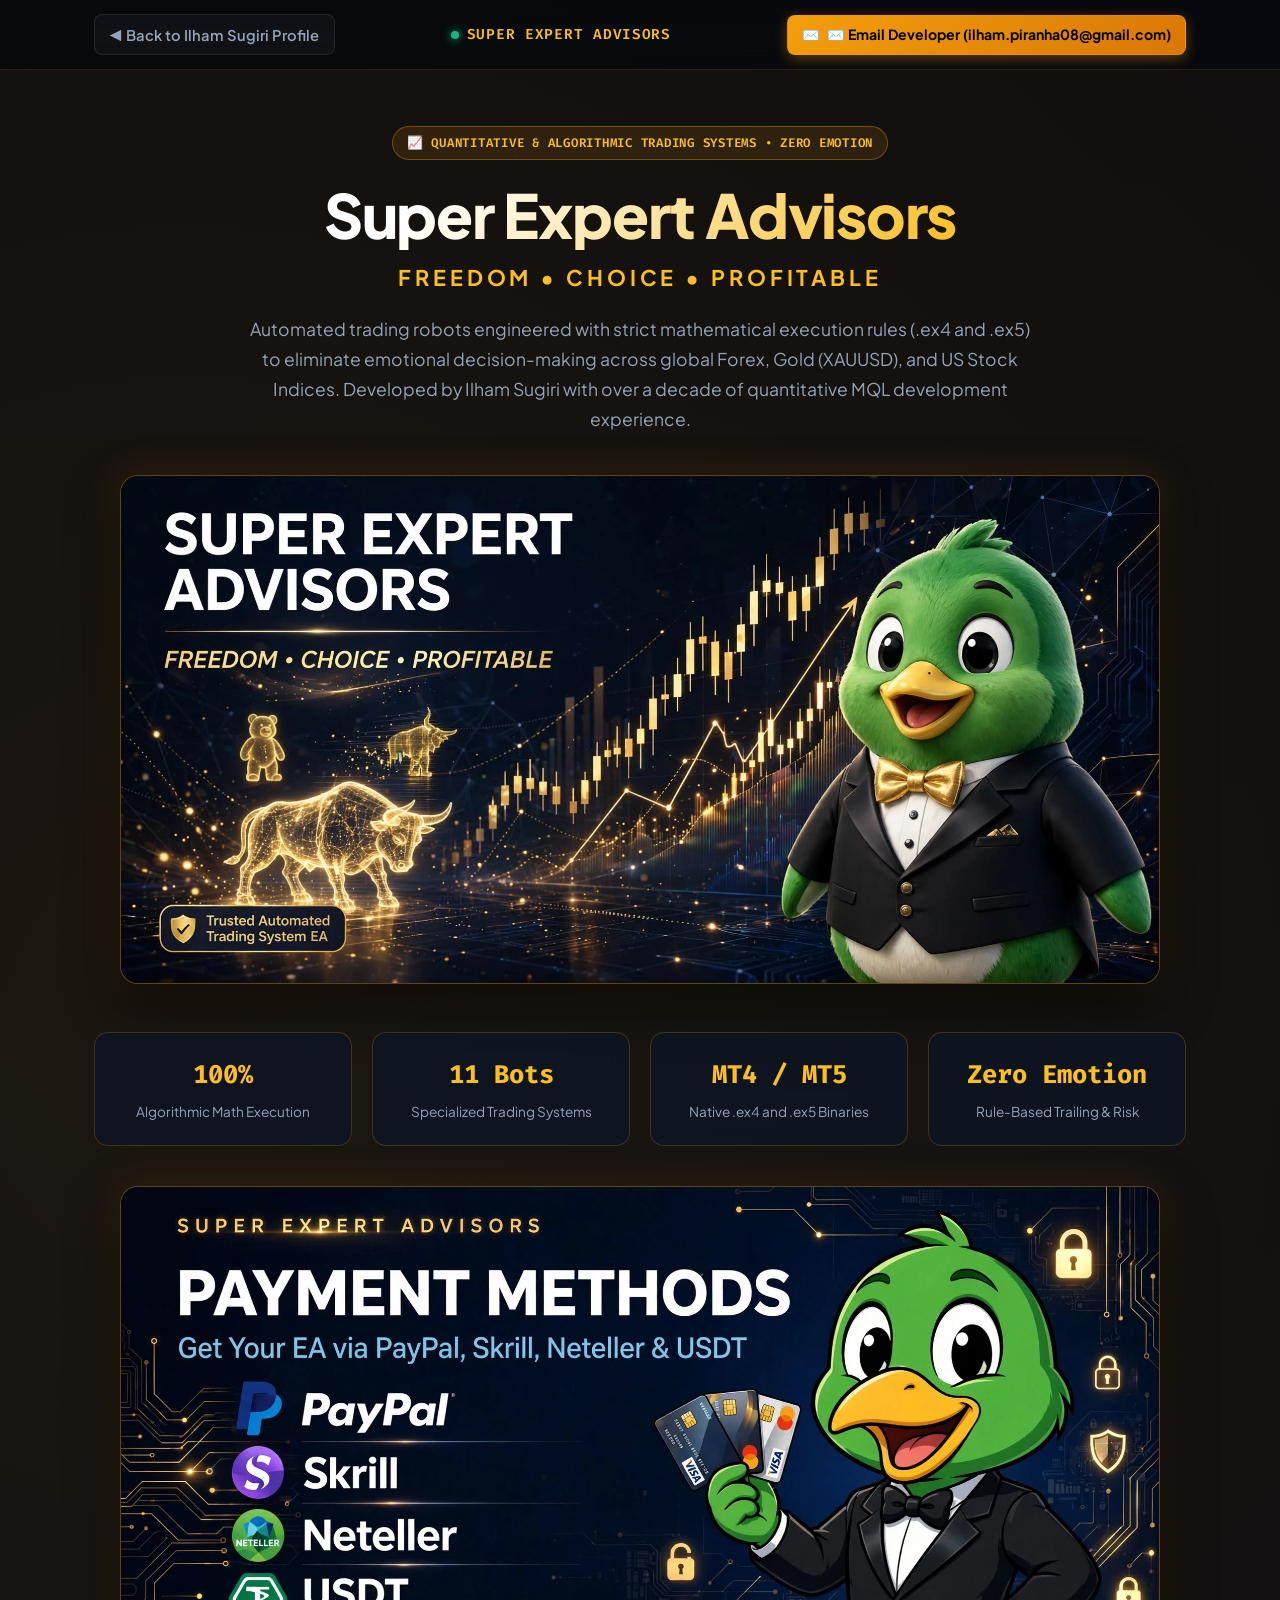
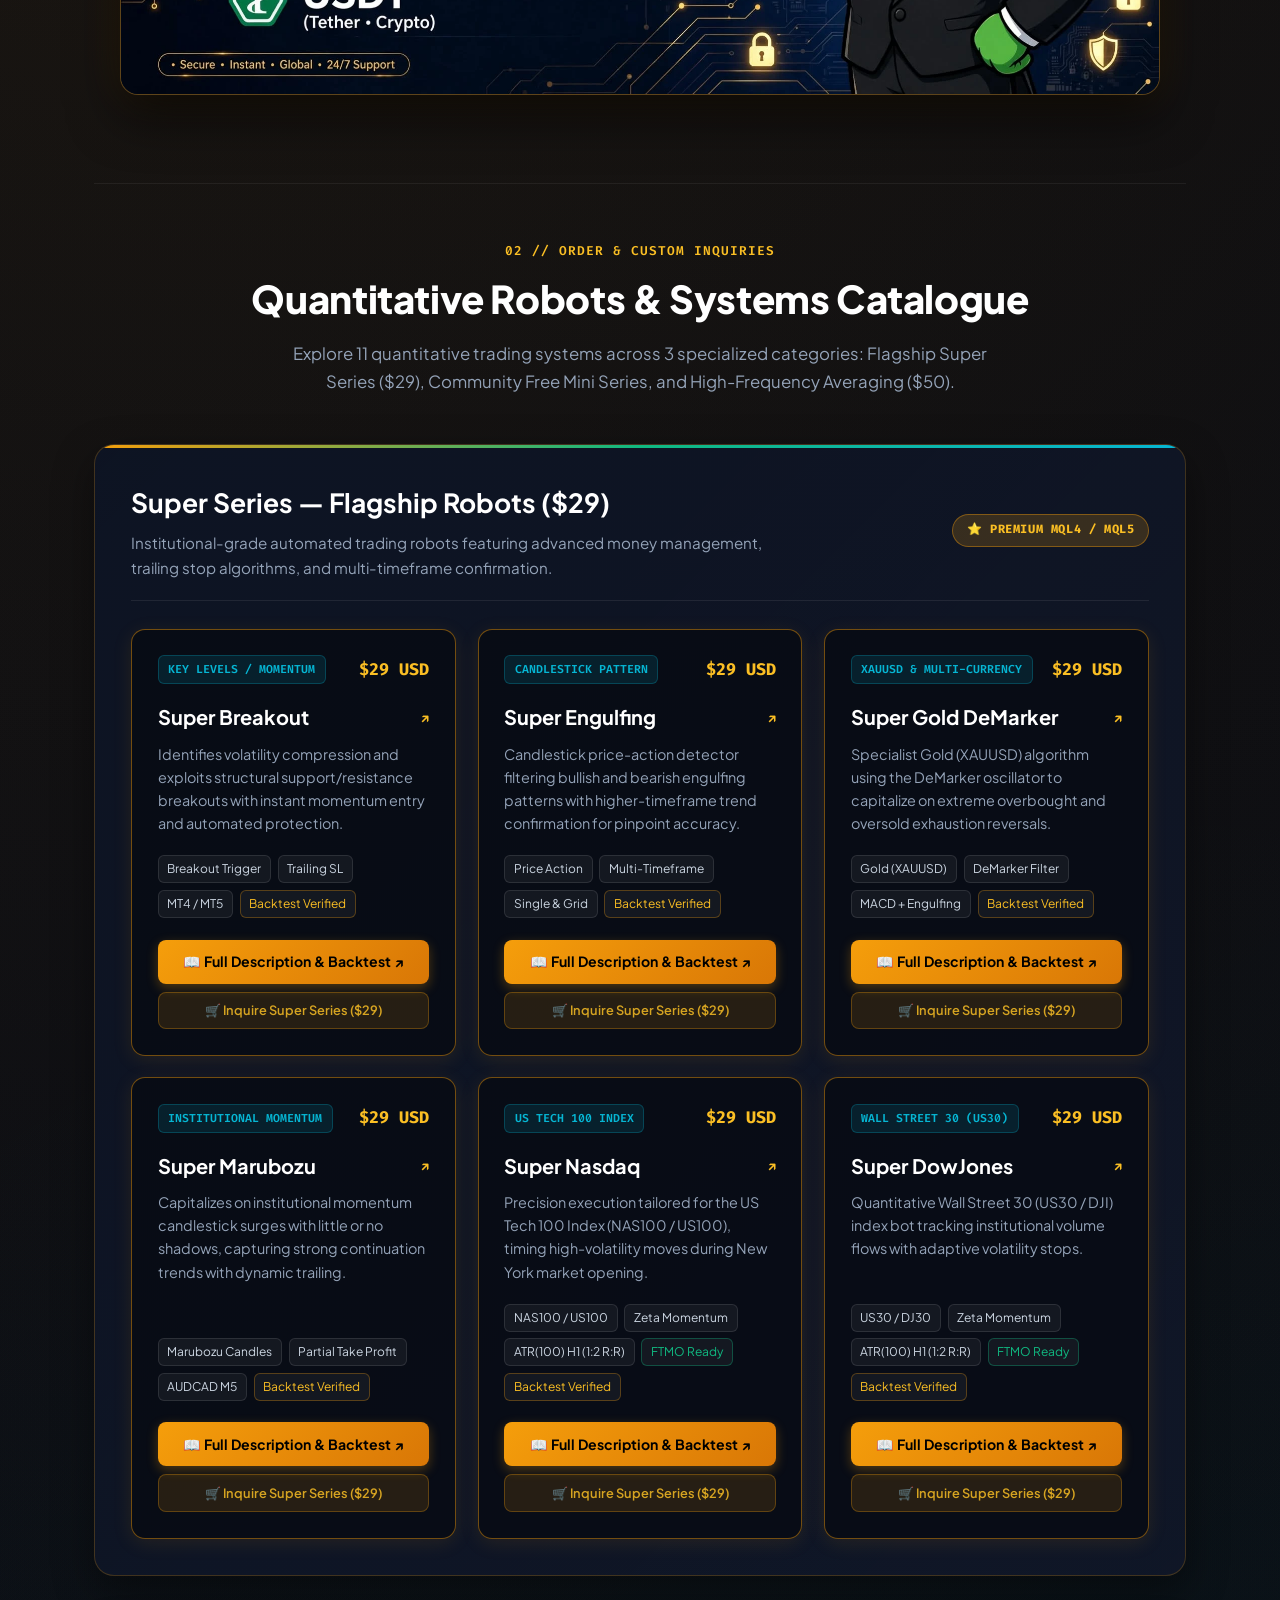
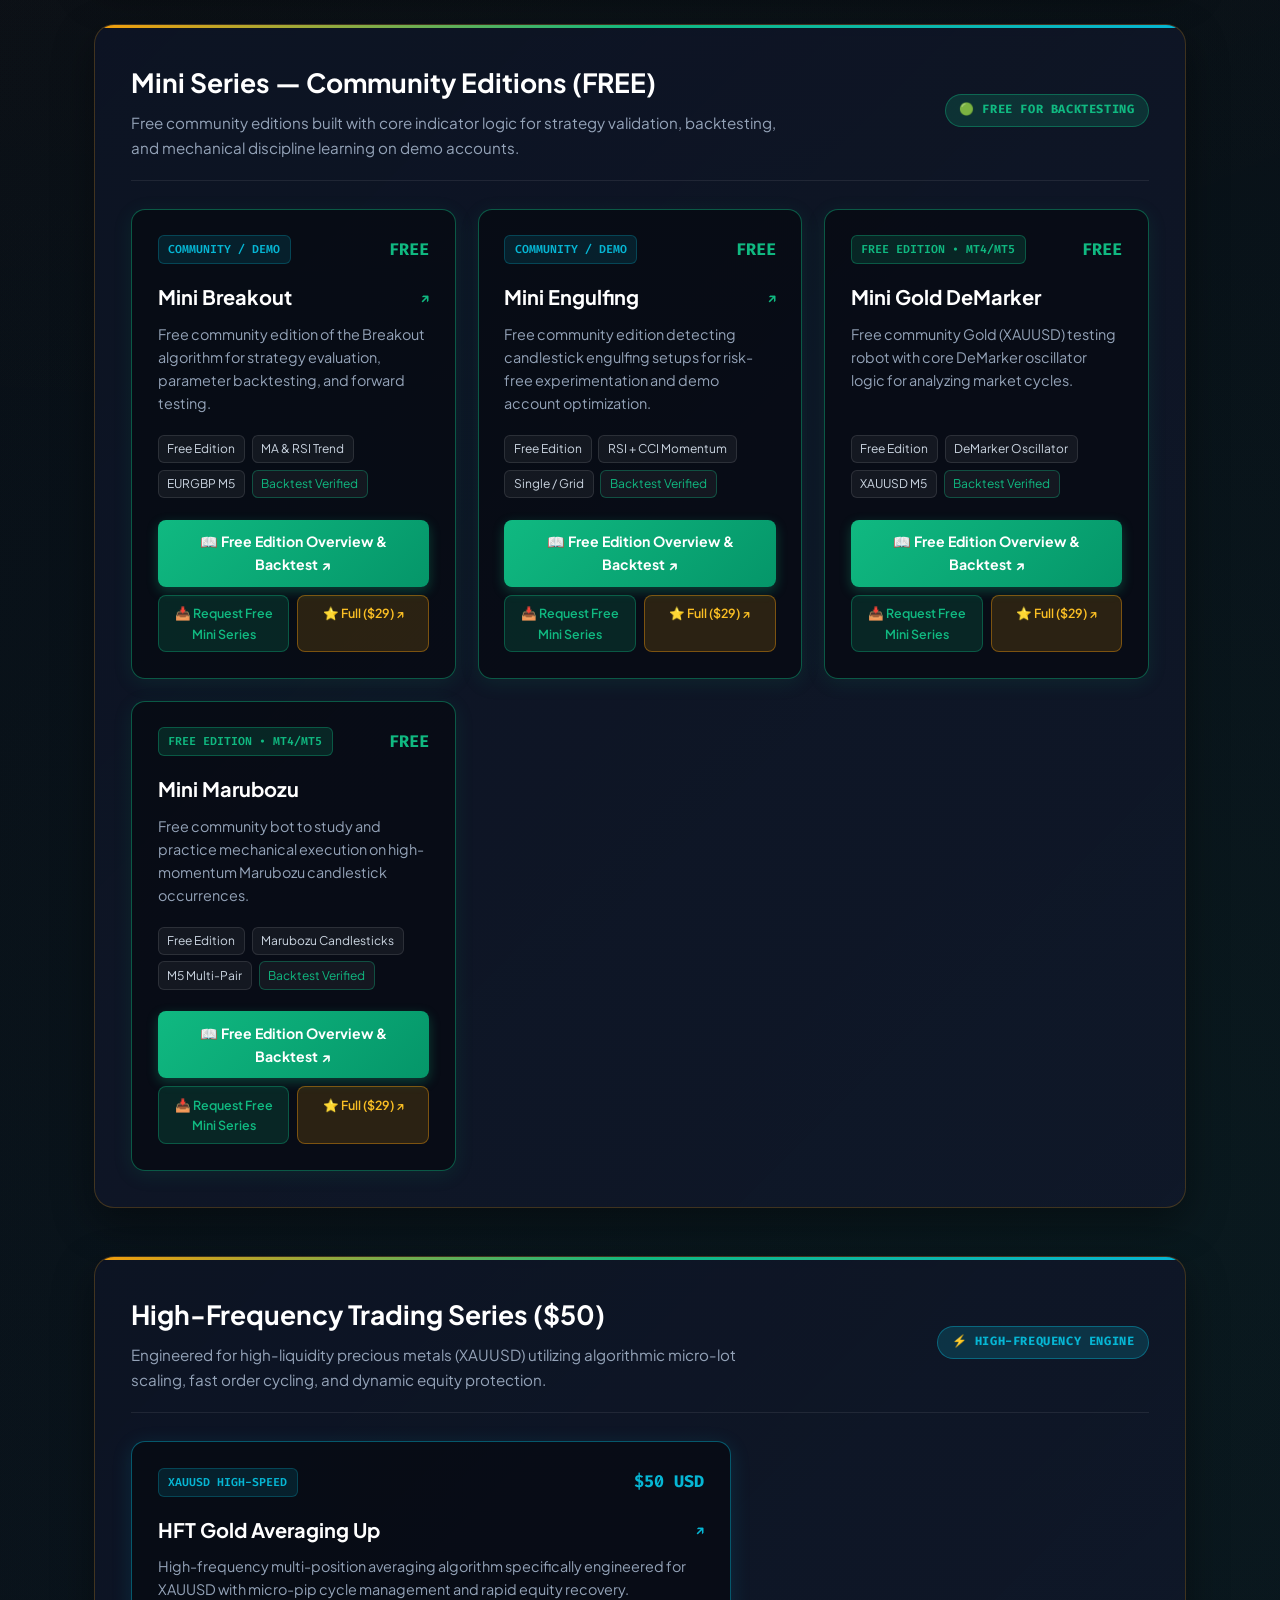
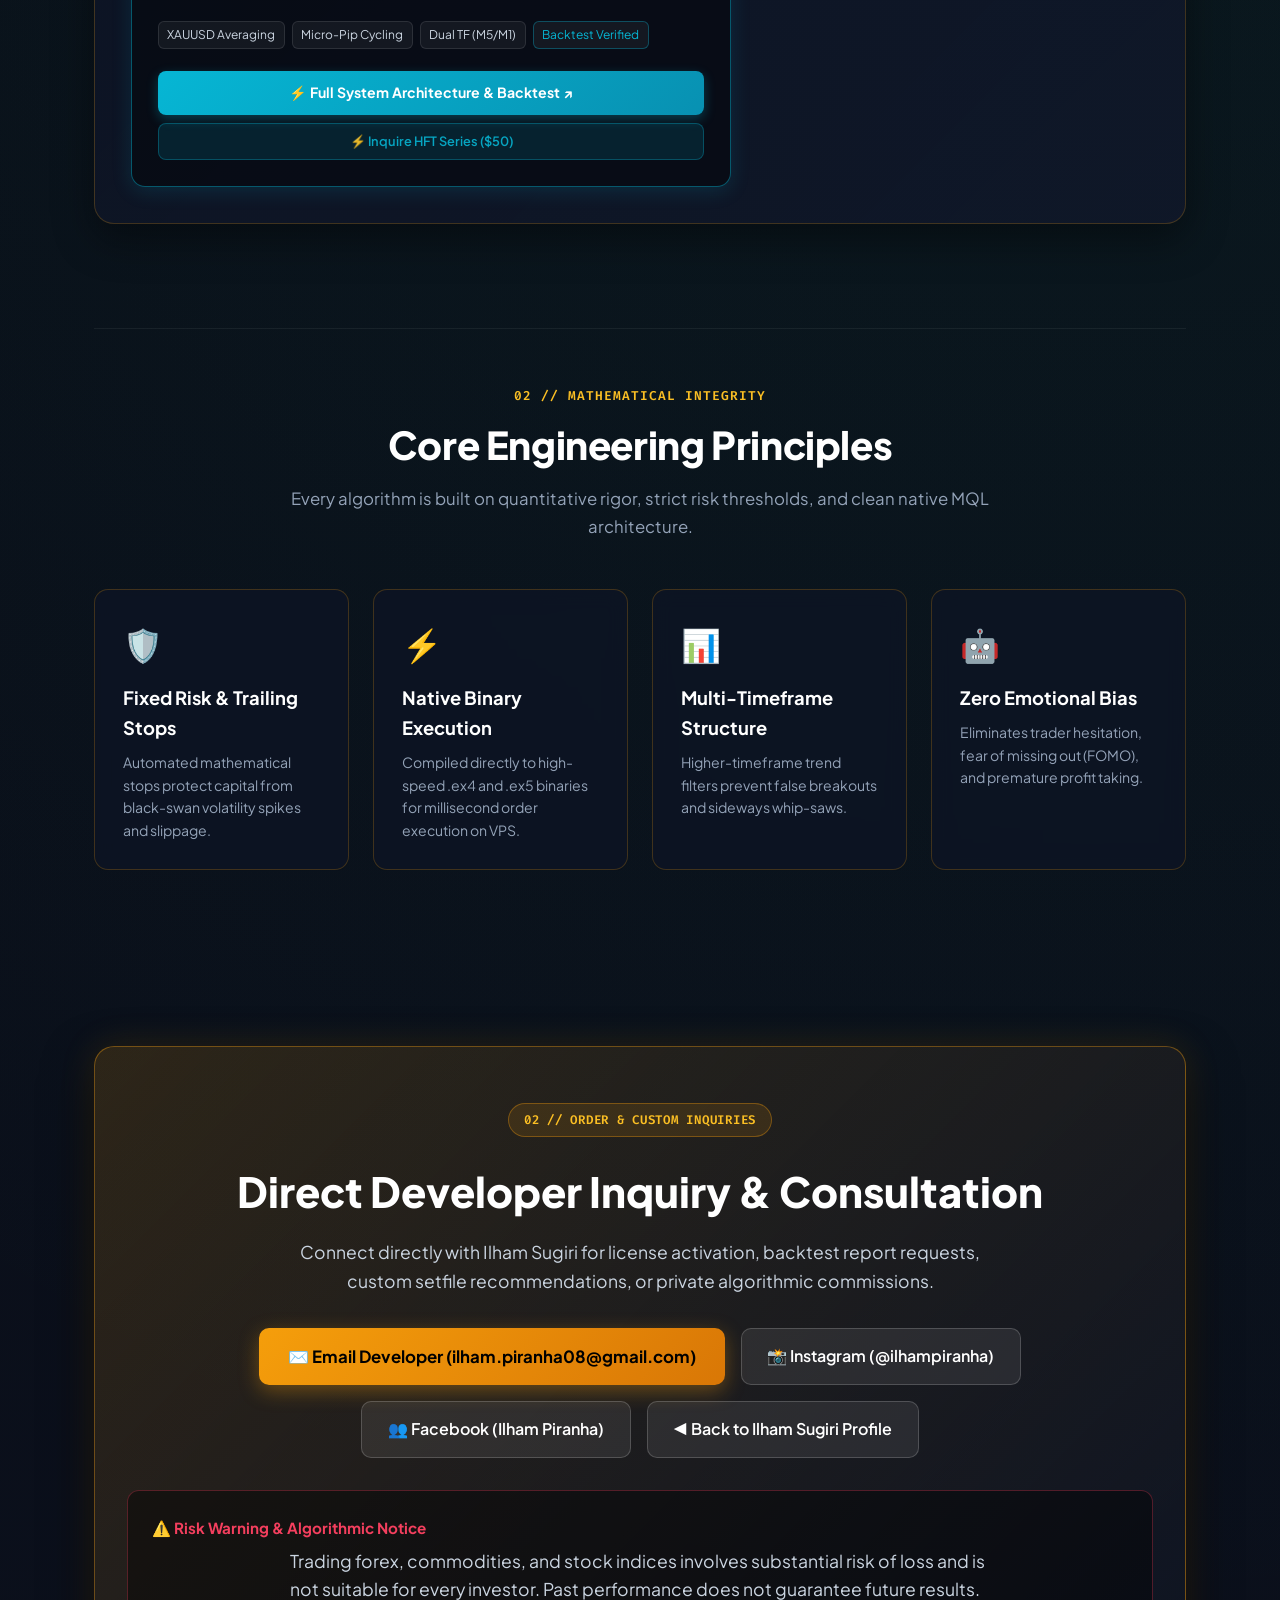
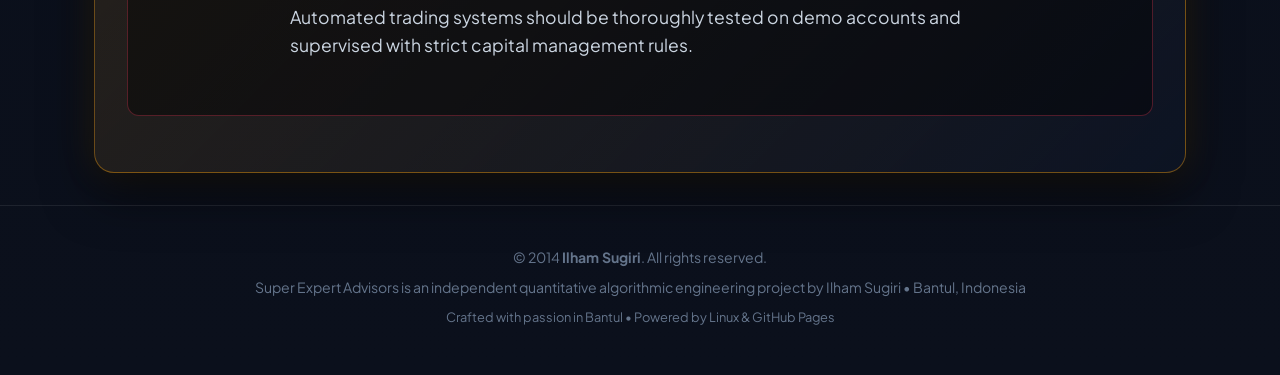
<file: ea/index.html>
<!DOCTYPE html>
<html lang="en">
<head>
    <meta charset="UTF-8">
    <meta http-equiv="refresh" content="0; url=../superexpertadvisors/">
    <link rel="canonical" href="https://ilhampiranha.web.id/superexpertadvisors/">
    <title>Redirecting to Super Expert Advisors...</title>
    <script>window.location.replace('../superexpertadvisors/');</script>
</head>
<body style="background:#06080e;color:#94a3b8;font-family:sans-serif;text-align:center;padding:5rem 1rem;">
    <p>Redirecting to <a href="../superexpertadvisors/" style="color:#fbbf24;">Super Expert Advisors Showcase & Catalogue</a>...</p>
</body>
</html>
</file>
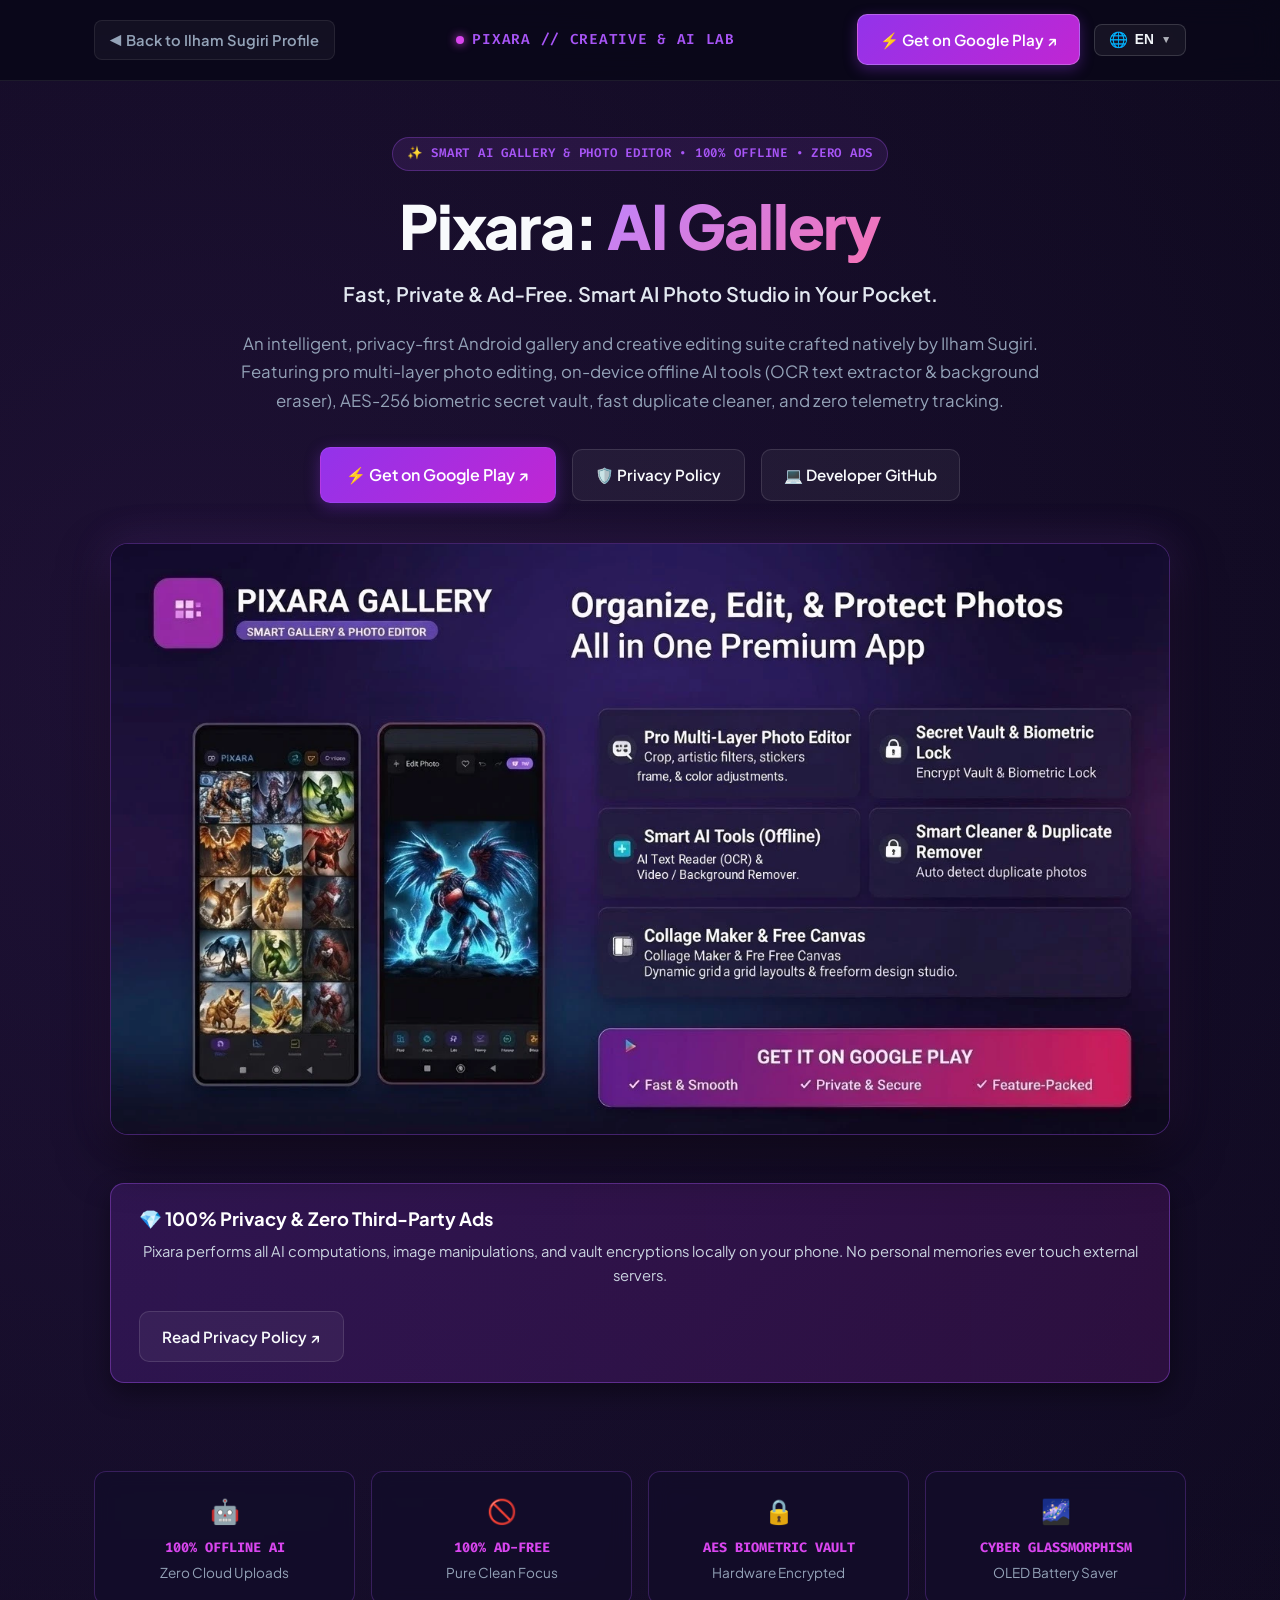
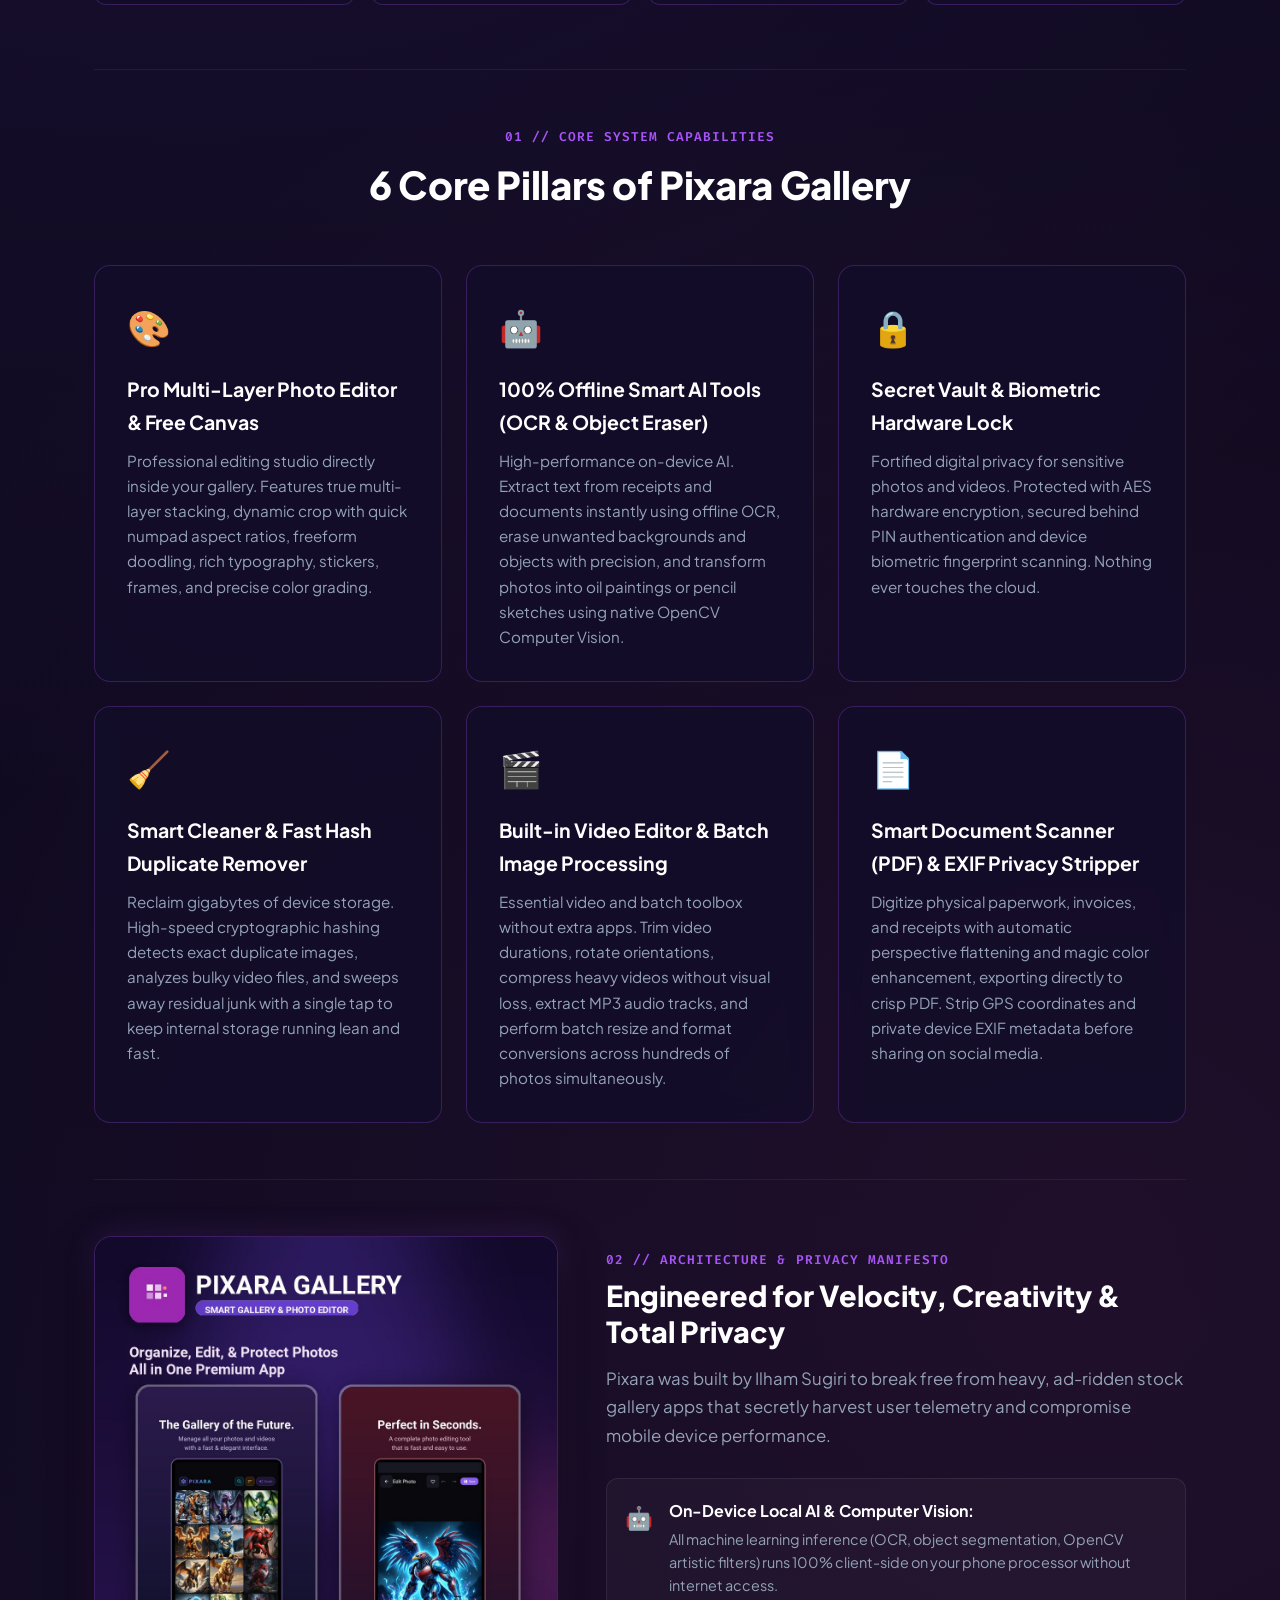
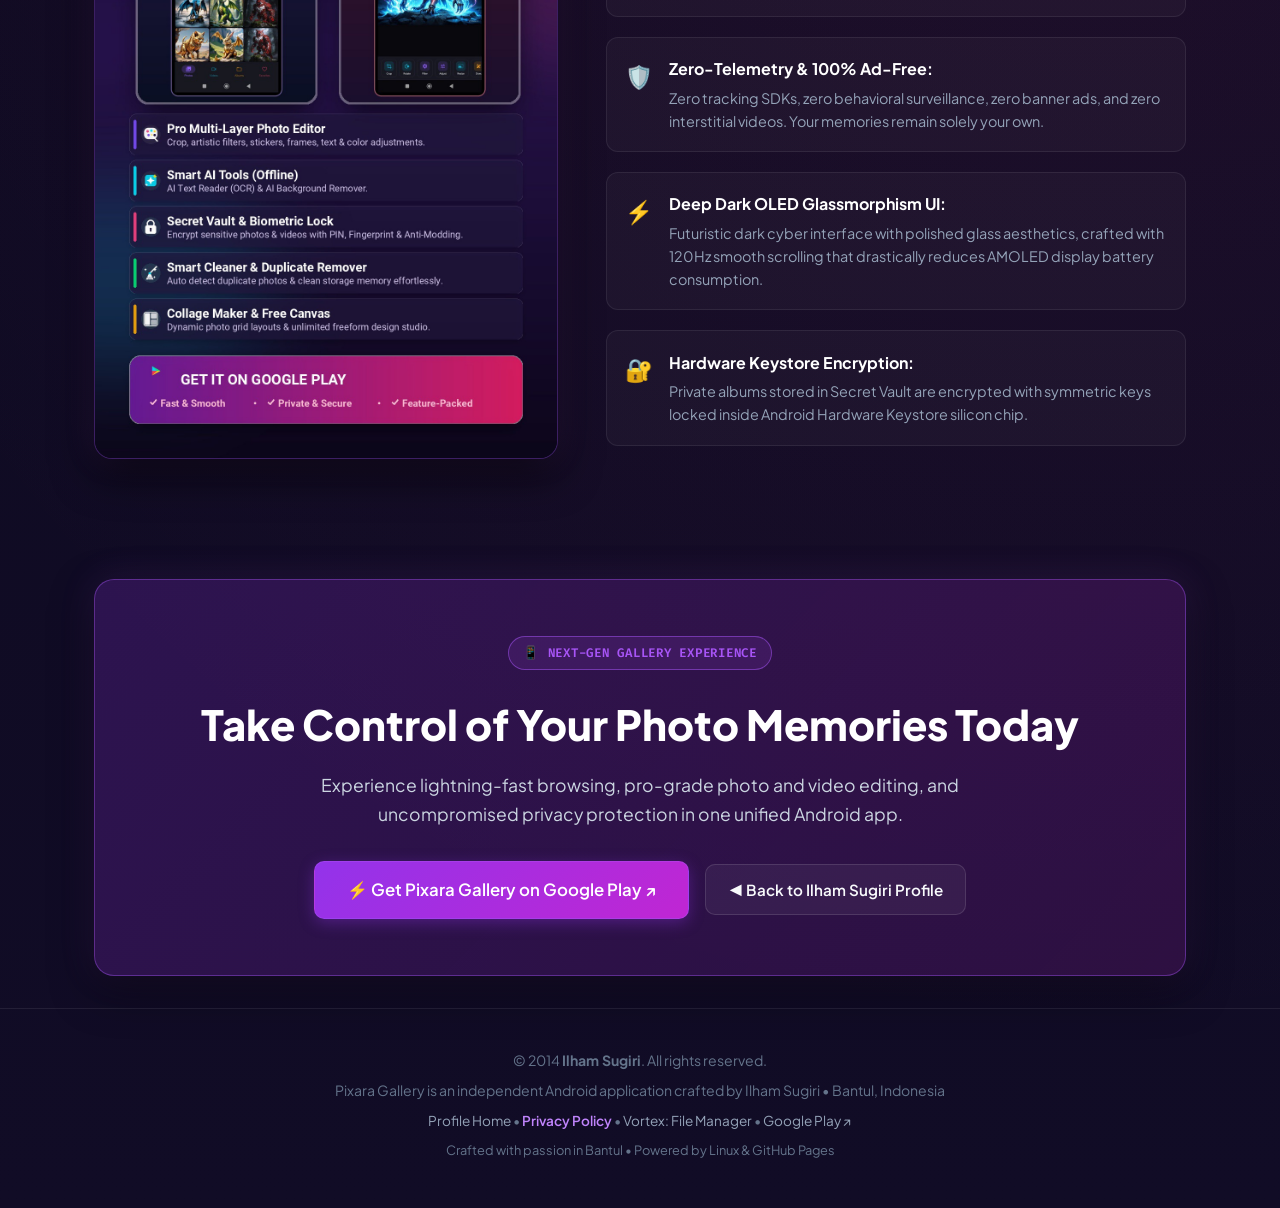
<file: pixara/index.html>
<!DOCTYPE html>
<html lang="en">
<head>
    <meta charset="UTF-8">
    <meta name="viewport" content="width=device-width, initial-scale=1.0">
    <title>Pixara Gallery | Smart AI Gallery & Photo Editor Showcase — Ilham Sugiri</title>
    <meta name="description" content="Official architecture and feature showcase of Pixara: AI Gallery & Photo Editor by Ilham Sugiri. Fast, 100% Offline AI, Multi-Layer Photo Editor, Biometric Vault, and Zero Tracking.">
    <meta name="author" content="Ilham Sugiri">

    <!-- Open Graph Meta Tags -->
    <meta property="og:title" content="Pixara Gallery — Smart AI Gallery & Photo Editor">
    <meta property="og:description" content="Next-Generation Android Gallery Experience. 100% Offline AI, Pro Multi-Layer Editor, Biometric Secret Vault & Zero Telemetry by Ilham Sugiri.">
    <meta property="og:image" content="../assets/banner_pixara_landscape.webp">
    <meta property="og:url" content="https://ilhampiranha.web.id/pixara/">
    <meta property="og:type" content="website">
    <link rel="canonical" href="https://ilhampiranha.web.id/pixara/">

    <!-- Google Fonts -->
    <link rel="preconnect" href="https://fonts.googleapis.com">
    <link rel="preconnect" href="https://fonts.gstatic.com" crossorigin>
    <link href="https://fonts.googleapis.com/css2?family=Fira+Code:wght@400;500;600;700&family=Plus+Jakarta+Sans:wght@300;400;500;600;700;800&display=swap" rel="stylesheet">

    <link rel="stylesheet" href="../assets/i18n.css">

    <style>
        :root {
            --bg-primary: #0a0718;
            --bg-secondary: #130e2a;
            --bg-card: rgba(19, 14, 42, 0.78);
            --border-color: rgba(168, 85, 247, 0.25);
            --border-glow: rgba(168, 85, 247, 0.55);
            
            --accent-purple: #a855f7;
            --accent-violet: #8b5cf6;
            --accent-pink: #ec4899;
            --accent-fuchsia: #d946ef;
            --accent-cyan: #06b6d4;
            --accent-gold: #fbbf24;
            
            --text-main: #f8fafc;
            --text-muted: #94a3b8;
            --text-dim: #64748b;
        }

        * {
            margin: 0;
            padding: 0;
            box-sizing: border-box;
        }

        body {
            font-family: 'Plus Jakarta Sans', -apple-system, BlinkMacSystemFont, sans-serif;
            background-color: var(--bg-primary);
            color: var(--text-main);
            line-height: 1.65;
            background-image: 
                radial-gradient(circle at 15% 15%, rgba(168, 85, 247, 0.12) 0%, transparent 45%),
                radial-gradient(circle at 85% 65%, rgba(236, 72, 153, 0.08) 0%, transparent 45%),
                linear-gradient(to bottom, #0a0718 0%, #110c26 100%);
            min-height: 100vh;
        }

        .container {
            max-width: 1140px;
            margin: 0 auto;
            padding: 0 1.5rem;
        }

        /* TOP NAVIGATION */
        header {
            position: sticky;
            top: 0;
            z-index: 100;
            background: rgba(10, 7, 24, 0.88);
            backdrop-filter: blur(14px);
            -webkit-backdrop-filter: blur(14px);
            border-bottom: 1px solid rgba(255, 255, 255, 0.08);
            padding: 0.9rem 0;
        }

        .nav-content {
            display: flex;
            align-items: center;
            justify-content: space-between;
            gap: 1rem;
        }

        .nav-back {
            display: inline-flex;
            align-items: center;
            gap: 0.5rem;
            color: var(--text-muted);
            text-decoration: none;
            font-size: 0.92rem;
            font-weight: 600;
            padding: 0.45rem 0.9rem;
            border-radius: 8px;
            background: rgba(255, 255, 255, 0.04);
            border: 1px solid rgba(255, 255, 255, 0.08);
            transition: all 0.2s ease;
            white-space: nowrap;
            flex-shrink: 0;
        }

        .nav-back:hover {
            color: #fff;
            background: rgba(168, 85, 247, 0.15);
            border-color: var(--accent-purple);
            transform: translateX(-2px);
        }

        .nav-back-short {
            display: none;
        }

        .nav-title {
            font-family: 'Fira Code', monospace;
            font-size: 0.9rem;
            font-weight: 600;
            color: var(--accent-purple);
            letter-spacing: 0.05em;
            display: flex;
            align-items: center;
            gap: 0.5rem;
            white-space: nowrap;
        }

        .nav-title .dot {
            width: 8px;
            height: 8px;
            border-radius: 50%;
            background-color: var(--accent-fuchsia);
            box-shadow: 0 0 10px var(--accent-fuchsia);
            animation: pulse 2s infinite;
        }

        @keyframes pulse {
            0% { opacity: 0.4; transform: scale(0.9); }
            50% { opacity: 1; transform: scale(1.1); }
            100% { opacity: 0.4; transform: scale(0.9); }
        }

        .nav-actions {
            display: flex;
            align-items: center;
            gap: 0.85rem;
            white-space: nowrap;
            flex-shrink: 0;
        }

        .btn-play-store {
            background: linear-gradient(135deg, #9333ea 0%, #c026d3 100%);
            color: #ffffff !important;
            border: 1px solid rgba(255, 255, 255, 0.25);
            font-weight: 700;
            box-shadow: 0 4px 14px rgba(147, 51, 234, 0.35);
            white-space: nowrap;
            flex-shrink: 0;
        }

        .btn-play-store:hover {
            background: linear-gradient(135deg, #a855f7 0%, #d946ef 100%);
            box-shadow: 0 6px 20px rgba(168, 85, 247, 0.55);
            transform: translateY(-2px);
        }

        /* HERO SECTION */
        .hero {
            padding: 3.5rem 0 2rem;
            text-align: center;
        }

        .badge-pill {
            display: inline-block;
            font-family: 'Fira Code', monospace;
            font-size: 0.78rem;
            font-weight: 600;
            color: var(--accent-purple);
            background: rgba(168, 85, 247, 0.12);
            border: 1px solid rgba(168, 85, 247, 0.3);
            padding: 0.35rem 0.9rem;
            border-radius: 999px;
            margin-bottom: 1.25rem;
            text-transform: uppercase;
            letter-spacing: 0.06em;
        }

        .hero-title {
            font-size: clamp(2.4rem, 5.5vw, 3.8rem);
            font-weight: 800;
            line-height: 1.15;
            margin-bottom: 1rem;
            letter-spacing: -0.02em;
        }

        .hero-title span {
            background: linear-gradient(135deg, #c084fc 0%, #f472b6 100%);
            -webkit-background-clip: text;
            -webkit-text-fill-color: transparent;
        }

        .hero-tagline {
            font-size: 1.25rem;
            font-weight: 600;
            color: #e2e8f0;
            max-width: 760px;
            margin: 0 auto 1.25rem;
        }

        .hero-desc {
            font-size: 1.05rem;
            color: var(--text-muted);
            max-width: 800px;
            margin: 0 auto 2rem;
            line-height: 1.7;
        }

        .hero-cta-group {
            display: flex;
            align-items: center;
            justify-content: center;
            gap: 1rem;
            flex-wrap: wrap;
            margin-bottom: 2.5rem;
        }

        .btn {
            display: inline-flex;
            align-items: center;
            gap: 0.5rem;
            padding: 0.75rem 1.4rem;
            border-radius: 10px;
            font-weight: 600;
            font-size: 0.95rem;
            text-decoration: none;
            transition: all 0.25s ease;
            cursor: pointer;
        }

        .btn-purple {
            background: linear-gradient(135deg, #9333ea 0%, #c026d3 100%);
            color: #ffffff;
            border: 1px solid rgba(168, 85, 247, 0.4);
            box-shadow: 0 4px 15px rgba(147, 51, 234, 0.35);
        }

        .btn-purple:hover {
            transform: translateY(-2px);
            box-shadow: 0 6px 22px rgba(168, 85, 247, 0.55);
            background: linear-gradient(135deg, #a855f7 0%, #d946ef 100%);
        }

        .btn-secondary {
            background: rgba(255, 255, 255, 0.05);
            color: var(--text-main);
            border: 1px solid rgba(255, 255, 255, 0.12);
        }

        .btn-secondary:hover {
            background: rgba(255, 255, 255, 0.1);
            border-color: rgba(255, 255, 255, 0.25);
            transform: translateY(-2px);
        }

        /* 2K WIDESCREEN HERO BANNER */
        .hero-banner-frame {
            position: relative;
            margin: 1.5rem auto 3rem;
            max-width: 1060px;
            border-radius: 18px;
            overflow: hidden;
            border: 1px solid rgba(168, 85, 247, 0.35);
            box-shadow: 0 20px 50px rgba(0, 0, 0, 0.7), 0 0 40px rgba(168, 85, 247, 0.2);
            background: #0d0822;
            transition: transform 0.3s ease, box-shadow 0.3s ease;
        }

        .hero-banner-frame:hover {
            transform: translateY(-4px);
            border-color: rgba(168, 85, 247, 0.6);
            box-shadow: 0 25px 60px rgba(0, 0, 0, 0.8), 0 0 55px rgba(168, 85, 247, 0.35);
        }

        .hero-banner-img {
            width: 100%;
            height: auto;
            display: block;
        }

        /* CALLOUT BANNER */
        .privacy-callout {
            background: linear-gradient(90deg, rgba(147, 51, 234, 0.18) 0%, rgba(192, 38, 211, 0.15) 100%);
            border: 1px solid rgba(168, 85, 247, 0.4);
            border-radius: 14px;
            padding: 1.25rem 1.75rem;
            display: flex;
            align-items: center;
            justify-content: space-between;
            gap: 1.5rem;
            margin: 0 auto 3.5rem;
            max-width: 1060px;
            flex-wrap: wrap;
            box-shadow: 0 10px 25px rgba(0, 0, 0, 0.4);
        }

        .callout-text h3 {
            font-size: 1.15rem;
            font-weight: 700;
            color: #ffffff;
            margin-bottom: 0.25rem;
            display: flex;
            align-items: center;
            gap: 0.5rem;
        }

        .callout-text p {
            font-size: 0.92rem;
            color: #cbd5e1;
        }

        /* SPECS BAR */
        .specs-bar {
            display: grid;
            grid-template-columns: repeat(auto-fit, minmax(200px, 1fr));
            gap: 1rem;
            margin-bottom: 4rem;
        }

        .spec-item {
            background: var(--bg-card);
            border: 1px solid var(--border-color);
            border-radius: 12px;
            padding: 1.2rem 1rem;
            text-align: center;
            backdrop-filter: blur(10px);
            transition: all 0.25s ease;
        }

        .spec-item:hover {
            border-color: var(--accent-purple);
            transform: translateY(-3px);
            box-shadow: 0 8px 25px rgba(168, 85, 247, 0.2);
        }

        .spec-icon {
            font-size: 1.5rem;
            margin-bottom: 0.35rem;
            display: block;
        }

        .spec-title {
            font-family: 'Fira Code', monospace;
            font-size: 0.85rem;
            font-weight: 700;
            color: var(--accent-fuchsia);
            margin-bottom: 0.2rem;
        }

        .spec-desc {
            font-size: 0.85rem;
            color: var(--text-muted);
        }

        /* SECTION STYLES */
        .section {
            padding: 3.5rem 0;
            border-top: 1px solid rgba(255, 255, 255, 0.06);
        }

        .section-header {
            text-align: center;
            margin-bottom: 3rem;
        }

        .section-tag {
            font-family: 'Fira Code', monospace;
            font-size: 0.8rem;
            font-weight: 600;
            color: var(--accent-purple);
            letter-spacing: 0.08em;
            display: block;
            margin-bottom: 0.4rem;
        }

        .section-title {
            font-size: clamp(1.8rem, 3.5vw, 2.4rem);
            font-weight: 800;
            color: #ffffff;
            letter-spacing: -0.01em;
        }

        /* FEATURES GRID */
        .features-grid {
            display: grid;
            grid-template-columns: repeat(auto-fit, minmax(320px, 1fr));
            gap: 1.5rem;
        }

        .feature-card {
            background: var(--bg-card);
            border: 1px solid var(--border-color);
            border-radius: 16px;
            padding: 2rem;
            backdrop-filter: blur(12px);
            transition: all 0.3s cubic-bezier(0.16, 1, 0.3, 1);
            position: relative;
            overflow: hidden;
        }

        .feature-card::before {
            content: '';
            position: absolute;
            top: 0;
            left: 0;
            right: 0;
            height: 3px;
            background: linear-gradient(90deg, #9333ea, #ec4899);
            opacity: 0;
            transition: opacity 0.3s ease;
        }

        .feature-card:hover {
            transform: translateY(-5px);
            border-color: rgba(168, 85, 247, 0.6);
            box-shadow: 0 15px 35px rgba(0, 0, 0, 0.6), 0 0 25px rgba(168, 85, 247, 0.2);
        }

        .feature-card:hover::before {
            opacity: 1;
        }

        .feature-icon {
            font-size: 2.2rem;
            margin-bottom: 1.1rem;
            display: inline-block;
        }

        .feature-title {
            font-size: 1.22rem;
            font-weight: 700;
            color: #ffffff;
            margin-bottom: 0.65rem;
        }

        .feature-desc {
            font-size: 0.95rem;
            color: var(--text-muted);
            line-height: 1.65;
        }

        /* ARCHITECTURE & POSTER SHOWCASE */
        .showcase-split {
            display: grid;
            grid-template-columns: 1fr 1.25fr;
            gap: 3rem;
            align-items: center;
        }

        @media (max-width: 900px) {
            .showcase-split {
                grid-template-columns: 1fr;
            }
        }

        .poster-wrapper {
            border-radius: 18px;
            overflow: hidden;
            border: 1px solid rgba(168, 85, 247, 0.3);
            box-shadow: 0 15px 40px rgba(0, 0, 0, 0.7), 0 0 30px rgba(168, 85, 247, 0.2);
            background: #0d0822;
        }

        .poster-wrapper img {
            width: 100%;
            height: auto;
            display: block;
            transition: transform 0.4s ease;
        }

        .poster-wrapper:hover img {
            transform: scale(1.02);
        }

        .arch-info h3 {
            font-size: 1.8rem;
            font-weight: 800;
            color: #ffffff;
            margin-bottom: 1rem;
            line-height: 1.25;
        }

        .arch-info p.lead {
            font-size: 1.05rem;
            color: var(--text-muted);
            margin-bottom: 1.75rem;
            line-height: 1.7;
        }

        .arch-points {
            display: flex;
            flex-direction: column;
            gap: 1.25rem;
        }

        .arch-point {
            display: flex;
            gap: 1rem;
            background: rgba(255, 255, 255, 0.03);
            border: 1px solid rgba(255, 255, 255, 0.08);
            border-radius: 12px;
            padding: 1.15rem;
            transition: all 0.2s ease;
        }

        .arch-point:hover {
            background: rgba(168, 85, 247, 0.08);
            border-color: rgba(168, 85, 247, 0.4);
            transform: translateX(4px);
        }

        .arch-point-icon {
            font-size: 1.4rem;
            flex-shrink: 0;
            margin-top: 0.1rem;
        }

        .arch-point-text h4 {
            font-size: 1rem;
            font-weight: 700;
            color: #ffffff;
            margin-bottom: 0.25rem;
        }

        .arch-point-text p {
            font-size: 0.9rem;
            color: var(--text-muted);
            line-height: 1.6;
        }

        /* FINAL CALL TO ACTION */
        .final-cta {
            background: linear-gradient(135deg, rgba(147, 51, 234, 0.22) 0%, rgba(192, 38, 211, 0.16) 100%);
            border: 1px solid rgba(168, 85, 247, 0.4);
            border-radius: 20px;
            padding: 3.5rem 2rem;
            text-align: center;
            margin: 4rem 0 2rem;
            box-shadow: 0 15px 40px rgba(0, 0, 0, 0.5), 0 0 35px rgba(168, 85, 247, 0.15);
        }

        .final-cta h2 {
            font-size: clamp(2rem, 4vw, 2.6rem);
            font-weight: 800;
            color: #ffffff;
            margin-bottom: 0.75rem;
        }

        .final-cta p {
            font-size: 1.1rem;
            color: #cbd5e1;
            max-width: 650px;
            margin: 0 auto 2rem;
        }

        .final-actions {
            display: flex;
            align-items: center;
            justify-content: center;
            gap: 1rem;
            flex-wrap: wrap;
        }

        /* FOOTER */
        footer {
            border-top: 1px solid rgba(255, 255, 255, 0.08);
            padding: 2.5rem 0;
            text-align: center;
            color: var(--text-dim);
            font-size: 0.88rem;
        }

        footer p {
            margin-bottom: 0.4rem;
        }

        /* RESPONSIVE BREAKPOINTS */
        @media (max-width: 900px) {
            .nav-title {
                display: none !important;
            }
            .hero-title {
                font-size: 2.4rem;
            }
            .showcase-split {
                grid-template-columns: 1fr;
            }
            .poster-wrapper {
                max-width: 380px;
                margin: 0 auto;
            }
        }

        @media (max-width: 768px) {
            .nav-back-full {
                display: none !important;
            }
            .nav-back-short {
                display: inline !important;
            }
            .nav-content {
                gap: 0.5rem;
            }
            .nav-actions {
                gap: 0.5rem;
            }
        }

        @media (max-width: 580px) {
            header {
                padding: 0.65rem 0;
            }
            .container {
                padding: 0 1rem;
            }
            .nav-header-btn {
                display: none !important;
            }
            .nav-back {
                padding: 0.4rem 0.7rem;
                font-size: 0.84rem;
            }
            .lang-btn {
                padding: 0.4rem 0.65rem;
                font-size: 0.82rem;
            }
            .hero {
                padding: 2.2rem 0 1.5rem;
            }
            .badge-pill {
                font-size: 0.72rem;
                padding: 0.35rem 0.75rem;
                line-height: 1.4;
            }
            .hero-title {
                font-size: 2.1rem;
            }
            .hero-tagline {
                font-size: 1.1rem;
            }
            .hero-desc {
                font-size: 0.95rem;
            }
            .hero-cta-group {
                flex-direction: column;
                width: 100%;
                gap: 0.75rem;
            }
            .hero-cta-group .btn {
                width: 100%;
                justify-content: center;
            }
            .privacy-callout {
                flex-direction: column;
                align-items: flex-start;
                gap: 1rem;
                padding: 1.25rem;
            }
            .privacy-callout .btn {
                width: 100%;
                justify-content: center;
            }
            .specs-bar {
                grid-template-columns: repeat(2, 1fr);
                gap: 0.65rem;
            }
            .spec-item {
                padding: 0.85rem 0.5rem;
            }
            .spec-title {
                font-size: 0.78rem;
            }
            .features-grid {
                grid-template-columns: 1fr;
            }
            .feature-card {
                padding: 1.5rem;
            }
            .final-cta {
                padding: 2.5rem 1.25rem;
            }
            .final-actions {
                flex-direction: column;
                width: 100%;
            }
            .final-actions .btn {
                width: 100%;
                justify-content: center;
            }
        }
    </style>
</head>
<body>

    <!-- TOP NAVIGATION -->
    <header>
        <div class="container nav-content">
            <a href="../" class="nav-back" title="Back to Profile">
                <span class="nav-back-full" data-i18n="nav_back_profile">◀ Back to Ilham Sugiri Profile</span>
                <span class="nav-back-short" data-i18n="nav_back_short">◀ Back</span>
            </a>
            
            <div class="nav-title">
                <span class="dot"></span>
                <span>PIXARA // CREATIVE & AI LAB</span>
            </div>

            <div class="nav-actions">
                <a href="https://play.google.com/store/apps/details?id=com.pixara.gallery" target="_blank" rel="noopener noreferrer" class="btn btn-play-store nav-header-btn" title="Get Pixara on Google Play" data-i18n="pixara_btn_play">
                    ⚡ Get on Google Play ↗
                </a>

                <div class="lang-switch-wrapper">
                    <button class="lang-btn" id="langBtn" onclick="toggleLangDropdown(event)" aria-label="Select Language">
                        <span class="globe-icon">🌐</span>
                        <span id="currentLangLabel">EN</span>
                        <span class="arrow-icon">▼</span>
                    </button>
                    <div class="lang-dropdown" id="langDropdown">
                        <button class="lang-option active" id="opt-en" onclick="setLanguage('en')">
                            <span class="flag">🇬🇧</span> English <span class="tag-badge">Default</span>
                        </button>
                        <button class="lang-option" id="opt-id" onclick="setLanguage('id')">
                            <span class="flag">🇮🇩</span> Bahasa Indonesia
                        </button>
                        <button class="lang-option" id="opt-es" onclick="setLanguage('es')">
                            <span class="flag">🇪🇸</span> Español
                        </button>
                        <button class="lang-option" id="opt-pt" onclick="setLanguage('pt')">
                            <span class="flag">🇧🇷</span> Português (Brasil)
                        </button>
                        <button class="lang-option" id="opt-ru" onclick="setLanguage('ru')">
                            <span class="flag">🇷🇺</span> Русский
                        </button>
                        <button class="lang-option" id="opt-hi" onclick="setLanguage('hi')">
                            <span class="flag">🇮🇳</span> हिन्दी
                        </button>
                    </div>
                </div>
            </div>
        </div>
    </header>

    <main class="container">

        <!-- HERO SECTION -->
        <section class="hero">
            <span class="badge-pill" data-i18n="pixara_page_tag">✨ SMART AI GALLERY & PHOTO EDITOR • 100% OFFLINE • ZERO ADS</span>
            <h1 class="hero-title">Pixara: <span>AI Gallery</span></h1>
            <p class="hero-tagline" data-i18n="pixara_hero_tagline">Fast, Private & Ad-Free. Smart AI Photo Studio in Your Pocket.</p>
            <p class="hero-desc" data-i18n="pixara_hero_desc">
                An intelligent, privacy-first Android gallery and creative editing suite crafted natively by Ilham Sugiri. Featuring pro multi-layer photo editing, on-device offline AI tools (OCR text extractor & background eraser), AES-256 biometric secret vault, fast duplicate cleaner, and zero telemetry tracking.
            </p>

            <div class="hero-cta-group">
                <a href="https://play.google.com/store/apps/details?id=com.pixara.gallery" target="_blank" rel="noopener noreferrer" class="btn btn-purple" style="font-size: 1rem; padding: 0.85rem 1.6rem;" data-i18n="pixara_btn_play">
                    ⚡ Get on Google Play ↗
                </a>
                <a href="privacy.html" class="btn btn-secondary" data-i18n="pixara_btn_privacy">
                    🛡️ Privacy Policy
                </a>
                <a href="https://github.com/ilhampiranha08-tech" target="_blank" rel="noopener noreferrer" class="btn btn-secondary" data-i18n="pixara_btn_github">
                    💻 Developer GitHub
                </a>
            </div>

            <!-- WIDESCREEN LANDSCAPE BANNER SHOWCASE -->
            <div class="hero-banner-frame">
                <img src="../assets/banner_pixara_landscape.webp" alt="Pixara Gallery Landscape Showcase Banner - Ilham Sugiri" class="hero-banner-img">
            </div>

            <!-- PRIVACY CALLOUT -->
            <div class="privacy-callout">
                <div class="callout-text">
                    <h3 data-i18n="pixara_callout_title">💎 100% Privacy & Zero Third-Party Ads</h3>
                    <p data-i18n="pixara_callout_desc">Pixara performs all AI computations, image manipulations, and vault encryptions locally on your phone. No personal memories ever touch external servers.</p>
                </div>
                <a href="privacy.html" class="btn btn-secondary" data-i18n="pixara_callout_btn">
                    Read Privacy Policy ↗
                </a>
            </div>
        </section>

        <!-- SPECS BAR -->
        <div class="specs-bar">
            <div class="spec-item">
                <span class="spec-icon">🤖</span>
                <div class="spec-title" data-i18n="pixara_spec_offline">100% OFFLINE AI</div>
                <div class="spec-desc" data-i18n="pixara_spec_offline_sub">Zero Cloud Uploads</div>
            </div>
            <div class="spec-item">
                <span class="spec-icon">🚫</span>
                <div class="spec-title" data-i18n="pixara_spec_adfree">100% AD-FREE</div>
                <div class="spec-desc" data-i18n="pixara_spec_adfree_sub">Pure Clean Focus</div>
            </div>
            <div class="spec-item">
                <span class="spec-icon">🔒</span>
                <div class="spec-title" data-i18n="pixara_spec_vault">AES BIOMETRIC VAULT</div>
                <div class="spec-desc" data-i18n="pixara_spec_vault_sub">Hardware Encrypted</div>
            </div>
            <div class="spec-item">
                <span class="spec-icon">🌌</span>
                <div class="spec-title" data-i18n="pixara_spec_ui">CYBER GLASSMORPHISM</div>
                <div class="spec-desc" data-i18n="pixara_spec_ui_sub">OLED Battery Saver</div>
            </div>
        </div>

        <!-- 6 KEY PILLARS FEATURE DEEP DIVE -->
        <section class="section">
            <div class="section-header">
                <span class="section-tag" data-i18n="pixara_sec1_tag">01 // CORE SYSTEM CAPABILITIES</span>
                <h2 class="section-title" data-i18n="pixara_sec1_title">6 Core Pillars of Pixara Gallery</h2>
            </div>

            <div class="features-grid">
                
                <!-- 1. MULTI-LAYER EDITOR -->
                <div class="feature-card">
                    <span class="feature-icon">🎨</span>
                    <h3 class="feature-title" data-i18n="pixara_f1_title">Pro Multi-Layer Photo Editor & Free Canvas</h3>
                    <p class="feature-desc" data-i18n="pixara_f1_desc">
                        Professional editing studio directly inside your gallery. Features true multi-layer stacking, dynamic crop with quick numpad aspect ratios, freeform doodling, rich typography, stickers, frames, and precise color grading.
                    </p>
                </div>

                <!-- 2. OFFLINE AI OCR & ERASER -->
                <div class="feature-card">
                    <span class="feature-icon">🤖</span>
                    <h3 class="feature-title" data-i18n="pixara_f2_title">100% Offline Smart AI Tools (OCR & Object Eraser)</h3>
                    <p class="feature-desc" data-i18n="pixara_f2_desc">
                        High-performance on-device AI. Extract text from receipts and documents instantly using offline OCR, erase unwanted backgrounds and objects with precision, and transform photos into oil paintings or pencil sketches using native OpenCV Computer Vision.
                    </p>
                </div>

                <!-- 3. SECRET VAULT & BIOMETRIC -->
                <div class="feature-card">
                    <span class="feature-icon">🔒</span>
                    <h3 class="feature-title" data-i18n="pixara_f3_title">Secret Vault & Biometric Hardware Lock</h3>
                    <p class="feature-desc" data-i18n="pixara_f3_desc">
                        Fortified digital privacy for sensitive photos and videos. Protected with AES hardware encryption, secured behind PIN authentication and device biometric fingerprint scanning. Nothing ever touches the cloud.
                    </p>
                </div>

                <!-- 4. SMART CLEANER & DUPLICATE -->
                <div class="feature-card">
                    <span class="feature-icon">🧹</span>
                    <h3 class="feature-title" data-i18n="pixara_f4_title">Smart Cleaner & Fast Hash Duplicate Remover</h3>
                    <p class="feature-desc" data-i18n="pixara_f4_desc">
                        Reclaim gigabytes of device storage. High-speed cryptographic hashing detects exact duplicate images, analyzes bulky video files, and sweeps away residual junk with a single tap to keep internal storage running lean and fast.
                    </p>
                </div>

                <!-- 5. VIDEO EDITOR & BATCH -->
                <div class="feature-card">
                    <span class="feature-icon">🎬</span>
                    <h3 class="feature-title" data-i18n="pixara_f5_title">Built-in Video Editor & Batch Image Processing</h3>
                    <p class="feature-desc" data-i18n="pixara_f5_desc">
                        Essential video and batch toolbox without extra apps. Trim video durations, rotate orientations, compress heavy videos without visual loss, extract MP3 audio tracks, and perform batch resize and format conversions across hundreds of photos simultaneously.
                    </p>
                </div>

                <!-- 6. DOCUMENT SCANNER & EXIF -->
                <div class="feature-card">
                    <span class="feature-icon">📄</span>
                    <h3 class="feature-title" data-i18n="pixara_f6_title">Smart Document Scanner (PDF) & EXIF Privacy Stripper</h3>
                    <p class="feature-desc" data-i18n="pixara_f6_desc">
                        Digitize physical paperwork, invoices, and receipts with automatic perspective flattening and magic color enhancement, exporting directly to crisp PDF. Strip GPS coordinates and private device EXIF metadata before sharing on social media.
                    </p>
                </div>

            </div>
        </section>

        <!-- ARCHITECTURE & VERTICAL POSTER SPLIT -->
        <section class="section">
            <div class="showcase-split">
                <div class="poster-wrapper">
                    <img src="../assets/poster_pixara.jpg" alt="Pixara Gallery Full Architecture Poster - Ilham Sugiri">
                </div>
                
                <div class="arch-info">
                    <span class="section-tag" data-i18n="pixara_sec2_tag">02 // ARCHITECTURE & PRIVACY MANIFESTO</span>
                    <h3 data-i18n="pixara_arch_title">Engineered for Velocity, Creativity & Total Privacy</h3>
                    <p class="lead" data-i18n="pixara_arch_desc">
                        Pixara was built by Ilham Sugiri to break free from heavy, ad-ridden stock gallery apps that secretly harvest user telemetry and compromise mobile device performance.
                    </p>

                    <div class="arch-points">
                        <div class="arch-point">
                            <span class="arch-point-icon">🤖</span>
                            <div class="arch-point-text">
                                <h4 data-i18n="pixara_arch_p1_title">On-Device Local AI & Computer Vision:</h4>
                                <p data-i18n="pixara_arch_p1_desc">All machine learning inference (OCR, object segmentation, OpenCV artistic filters) runs 100% client-side on your phone processor without internet access.</p>
                            </div>
                        </div>

                        <div class="arch-point">
                            <span class="arch-point-icon">🛡️</span>
                            <div class="arch-point-text">
                                <h4 data-i18n="pixara_arch_p2_title">Zero-Telemetry & 100% Ad-Free:</h4>
                                <p data-i18n="pixara_arch_p2_desc">Zero tracking SDKs, zero behavioral surveillance, zero banner ads, and zero interstitial videos. Your memories remain solely your own.</p>
                            </div>
                        </div>

                        <div class="arch-point">
                            <span class="arch-point-icon">⚡</span>
                            <div class="arch-point-text">
                                <h4 data-i18n="pixara_arch_p3_title">Deep Dark OLED Glassmorphism UI:</h4>
                                <p data-i18n="pixara_arch_p3_desc">Futuristic dark cyber interface with polished glass aesthetics, crafted with 120Hz smooth scrolling that drastically reduces AMOLED display battery consumption.</p>
                            </div>
                        </div>

                        <div class="arch-point">
                            <span class="arch-point-icon">🔐</span>
                            <div class="arch-point-text">
                                <h4 data-i18n="pixara_arch_p4_title">Hardware Keystore Encryption:</h4>
                                <p data-i18n="pixara_arch_p4_desc">Private albums stored in Secret Vault are encrypted with symmetric keys locked inside Android Hardware Keystore silicon chip.</p>
                            </div>
                        </div>
                    </div>
                </div>
            </div>
        </section>

        <!-- FINAL CALL TO ACTION -->
        <section class="final-cta">
            <span class="badge-pill" style="border-color: rgba(168, 85, 247, 0.5);" data-i18n="pixara_final_badge">📱 NEXT-GEN GALLERY EXPERIENCE</span>
            <h2 data-i18n="pixara_final_title">Take Control of Your Photo Memories Today</h2>
            <p data-i18n="pixara_final_desc">Experience lightning-fast browsing, pro-grade photo and video editing, and uncompromised privacy protection in one unified Android app.</p>
            <div class="final-actions">
                <a href="https://play.google.com/store/apps/details?id=com.pixara.gallery" target="_blank" rel="noopener noreferrer" class="btn btn-purple" style="font-size: 1.05rem; padding: 0.9rem 2rem;" data-i18n="pixara_final_btn">
                    ⚡ Get Pixara Gallery on Google Play ↗
                </a>
                <a href="../" class="btn btn-secondary" data-i18n="pixara_final_back">
                    ◀ Back to Ilham Sugiri Profile
                </a>
            </div>
        </section>

    </main>

    <footer>
        <div class="container">
            <p data-i18n="footer_rights">&copy; 2014 <strong>Ilham Sugiri</strong>. All rights reserved.</p>
            <p data-i18n="pixara_footer_sub">Pixara Gallery is an independent Android application crafted by Ilham Sugiri • Bantul, Indonesia</p>
            <p style="margin-top: 0.5rem; font-size: 0.85rem;">
                <a href="../" style="color: #94a3b8; text-decoration: none;">Profile Home</a> •
                <a href="privacy.html" style="color: #c084fc; text-decoration: none; font-weight: 600;">Privacy Policy</a> •
                <a href="../vortex/" style="color: #94a3b8; text-decoration: none;">Vortex: File Manager</a> •
                <a href="https://play.google.com/store/apps/details?id=com.pixara.gallery" target="_blank" rel="noopener noreferrer" style="color: #94a3b8; text-decoration: none;">Google Play ↗</a>
            </p>
            <p style="margin-top: 0.5rem; font-size: 0.8rem; color: #64748b;" data-i18n="footer_crafted">Crafted with passion in Bantul • Powered by Linux & GitHub Pages</p>
        </div>
    </footer>

    <!-- MODULAR I18N MODULES & ENGINE -->
    <script src="../assets/i18n/core.js"></script>
    <script src="../assets/i18n/pixara.js"></script>
    <script src="../assets/i18n.js"></script>
</body>
</html>
</file>
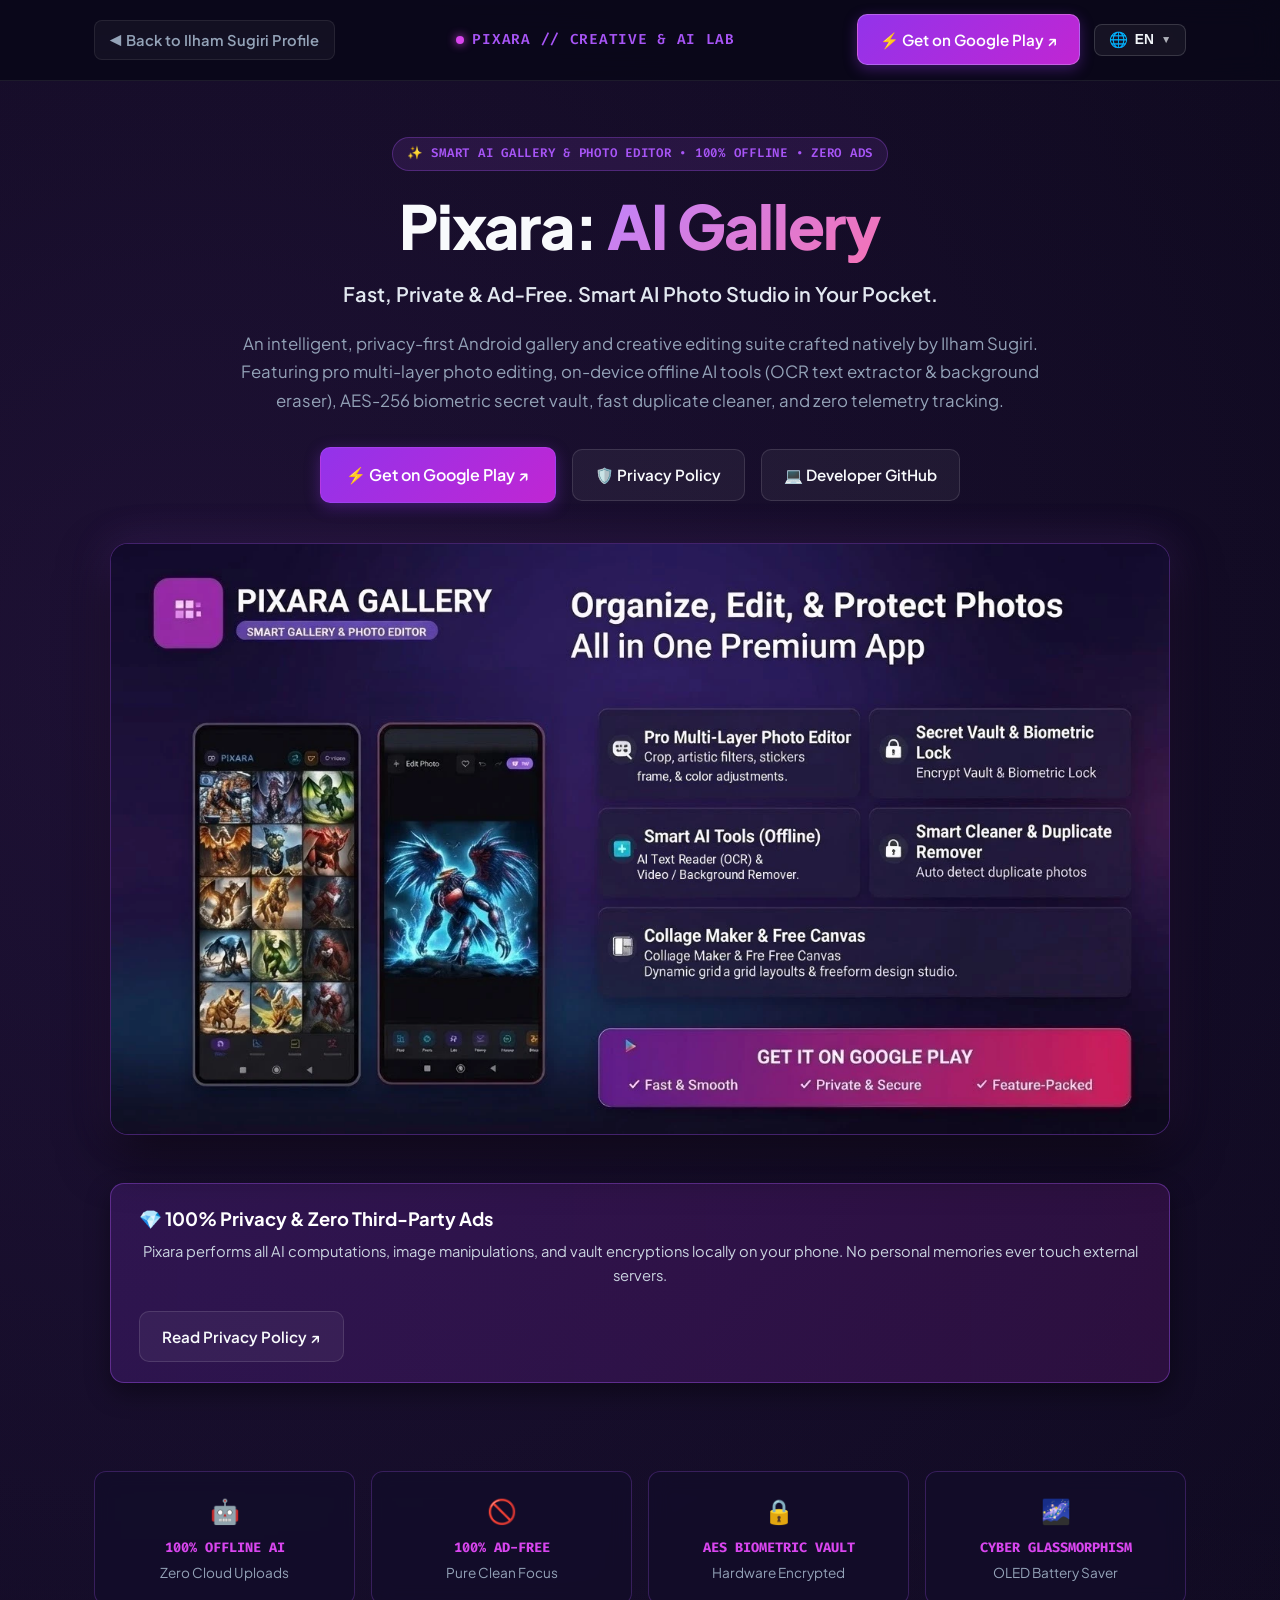
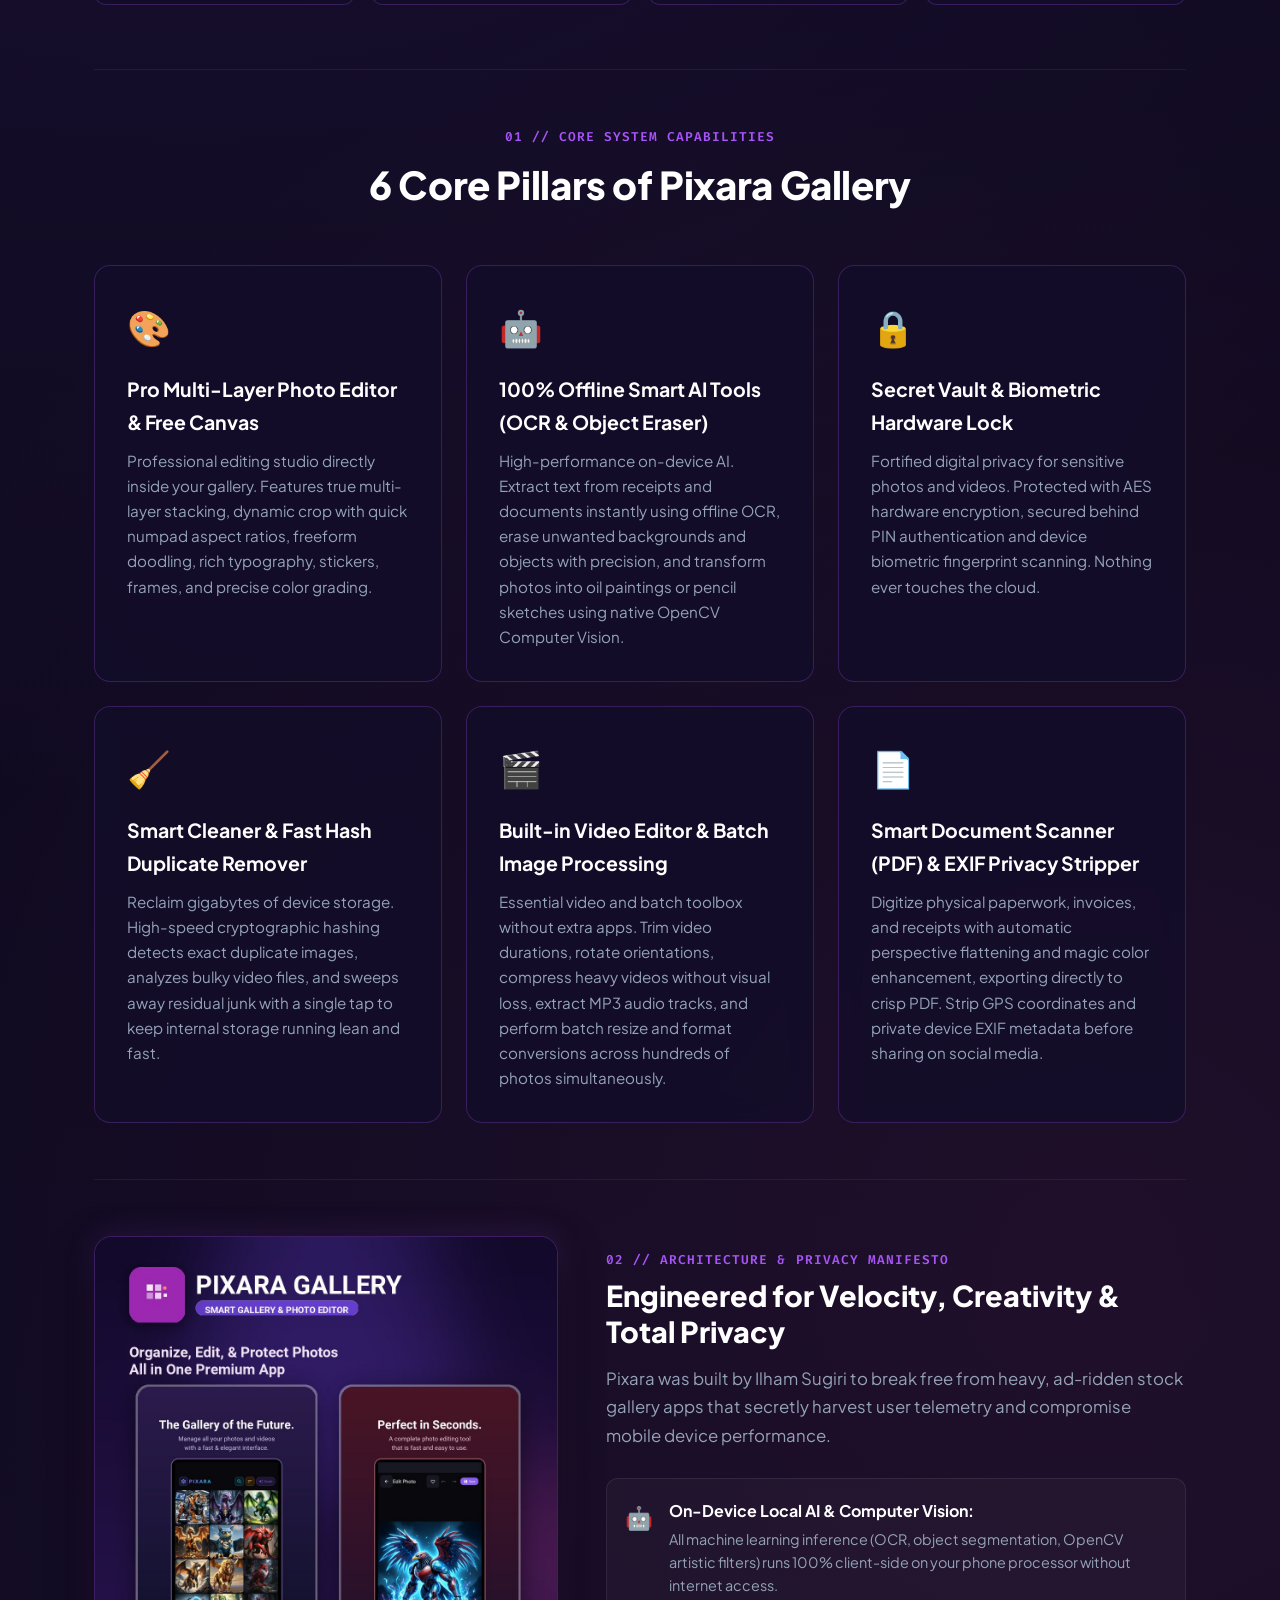
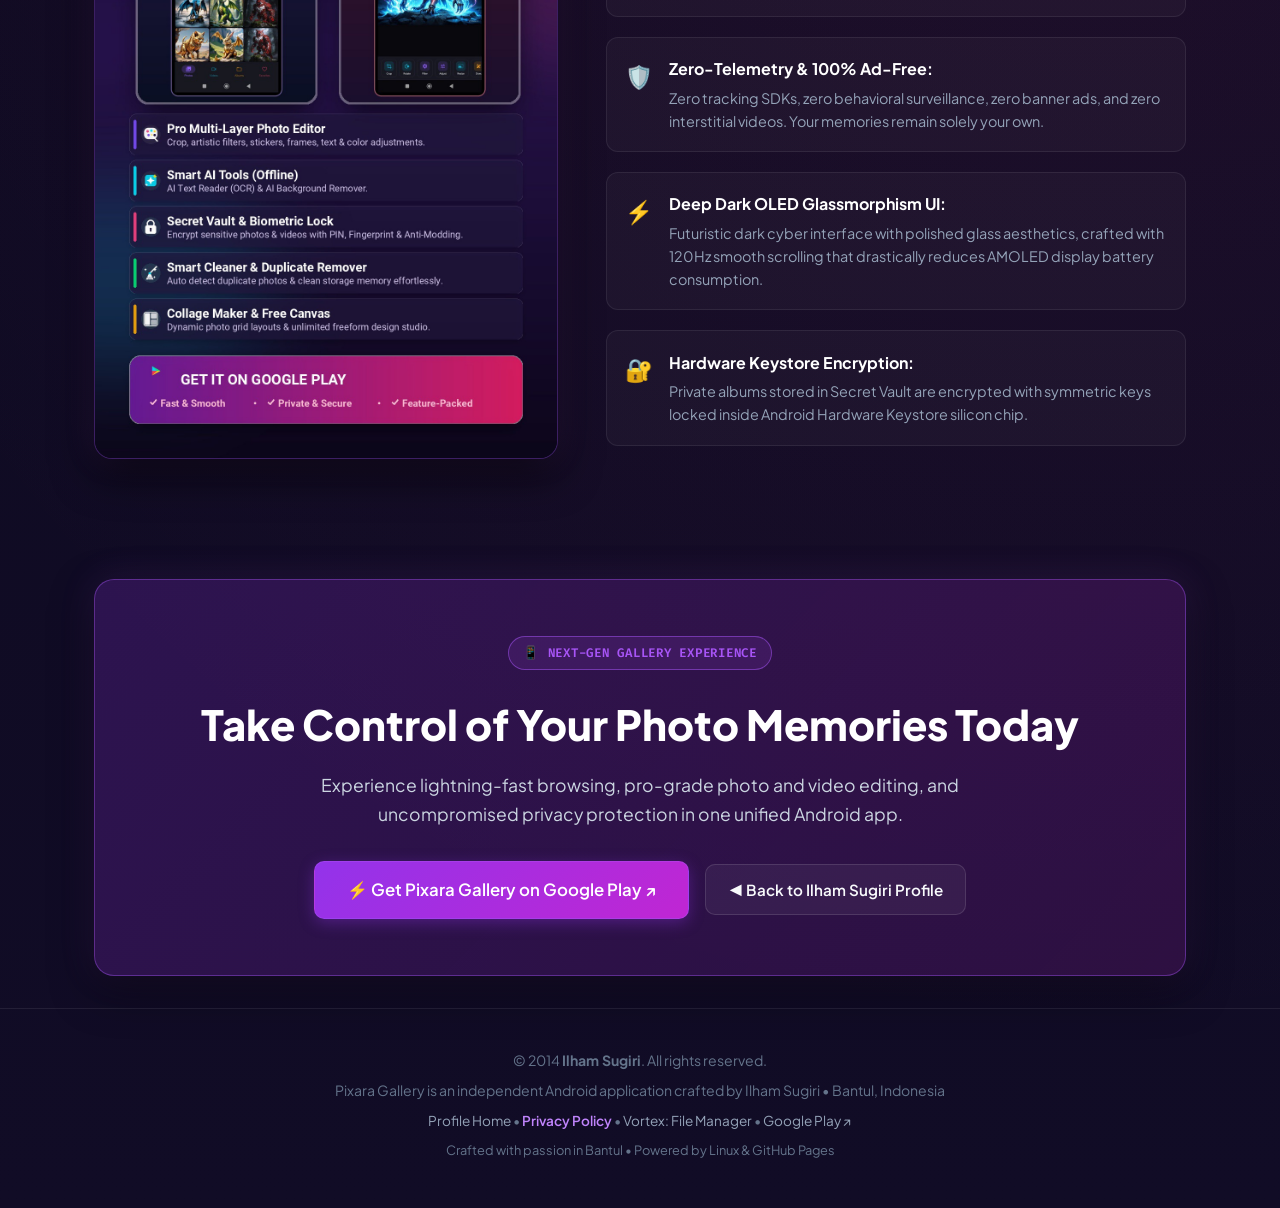
<file: pixaragallery/index.html>
<!DOCTYPE html>
<html lang="en">
<head>
    <meta charset="UTF-8">
    <meta http-equiv="refresh" content="0; url=../pixara/">
    <link rel="canonical" href="https://ilhampiranha.web.id/pixara/">
    <title>Redirecting to Pixara Gallery & Photo Editor...</title>
    <script>window.location.replace('../pixara/');</script>
</head>
<body style="background:#06080e;color:#94a3b8;font-family:sans-serif;text-align:center;padding:5rem 1rem;">
    <p>Redirecting to <a href="../pixara/" style="color:#a855f7;">Pixara Gallery Showcase</a>...</p>
</body>
</html>
</file>
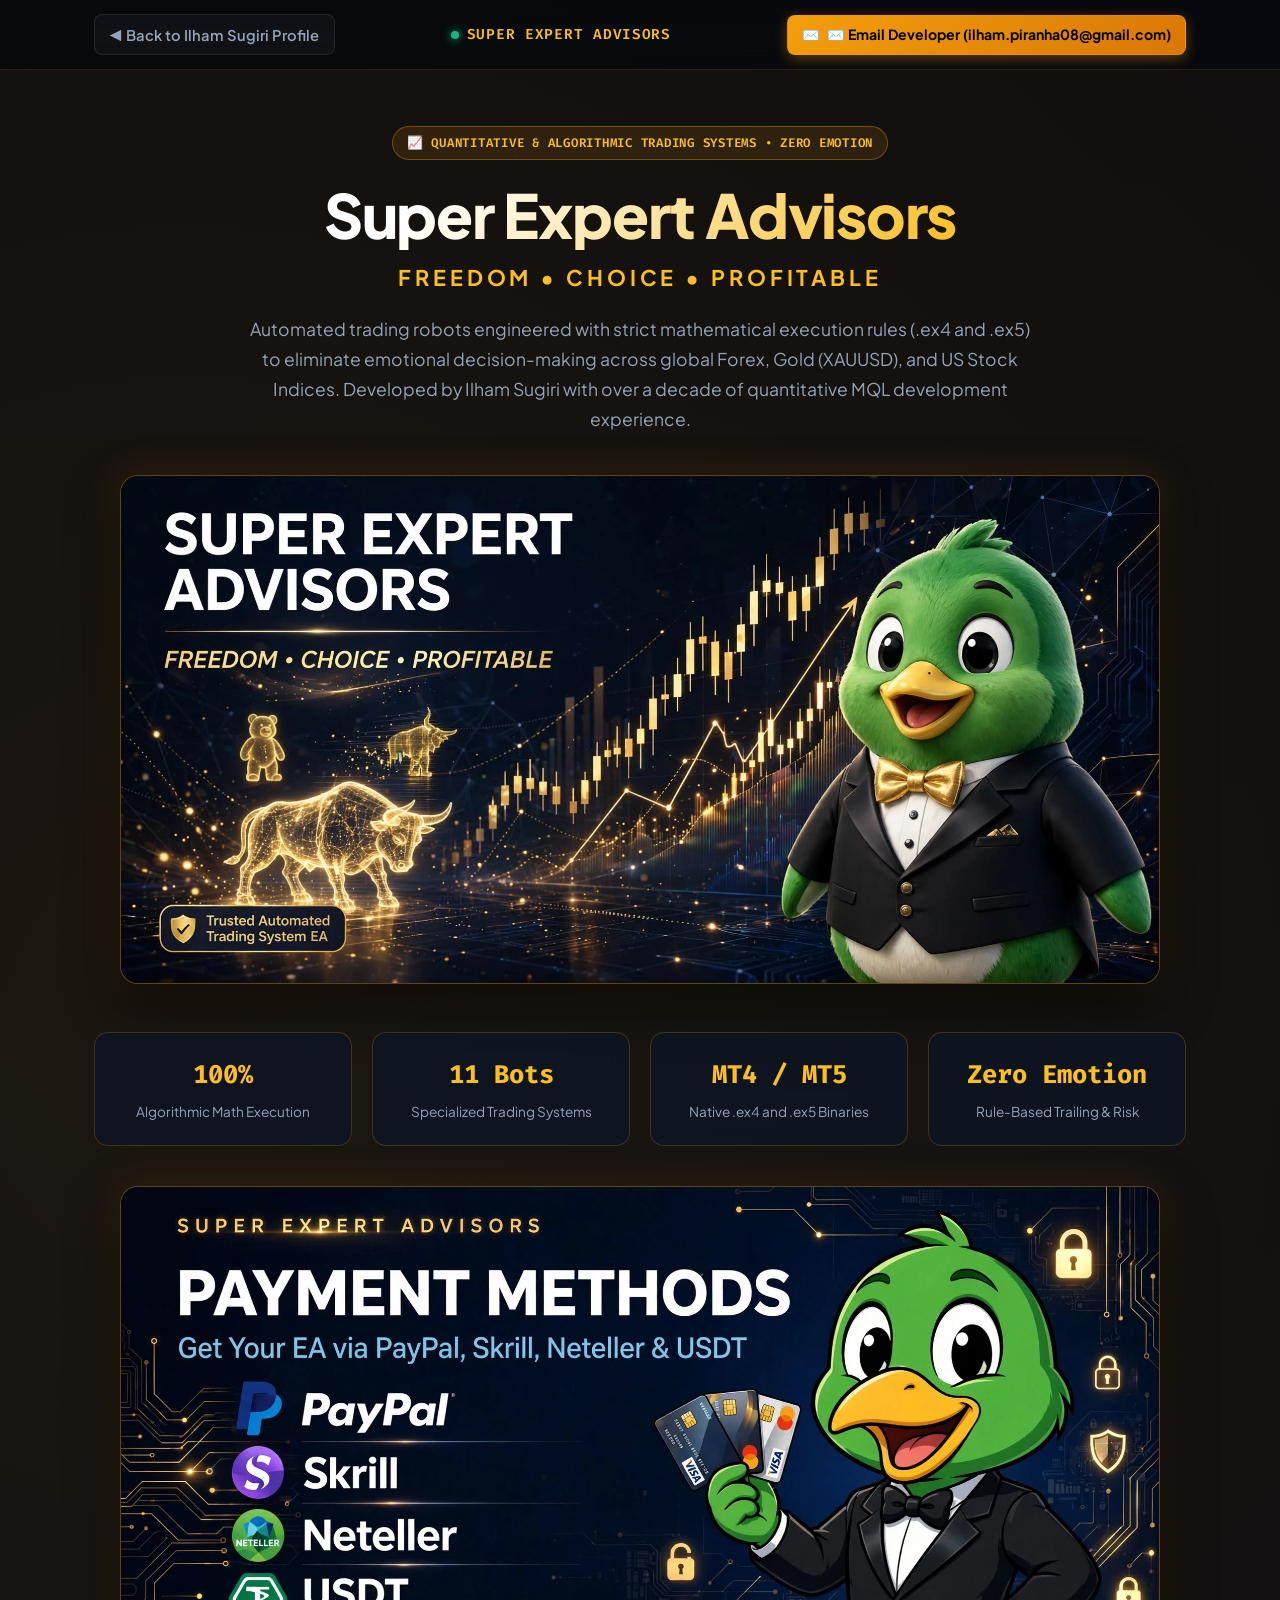
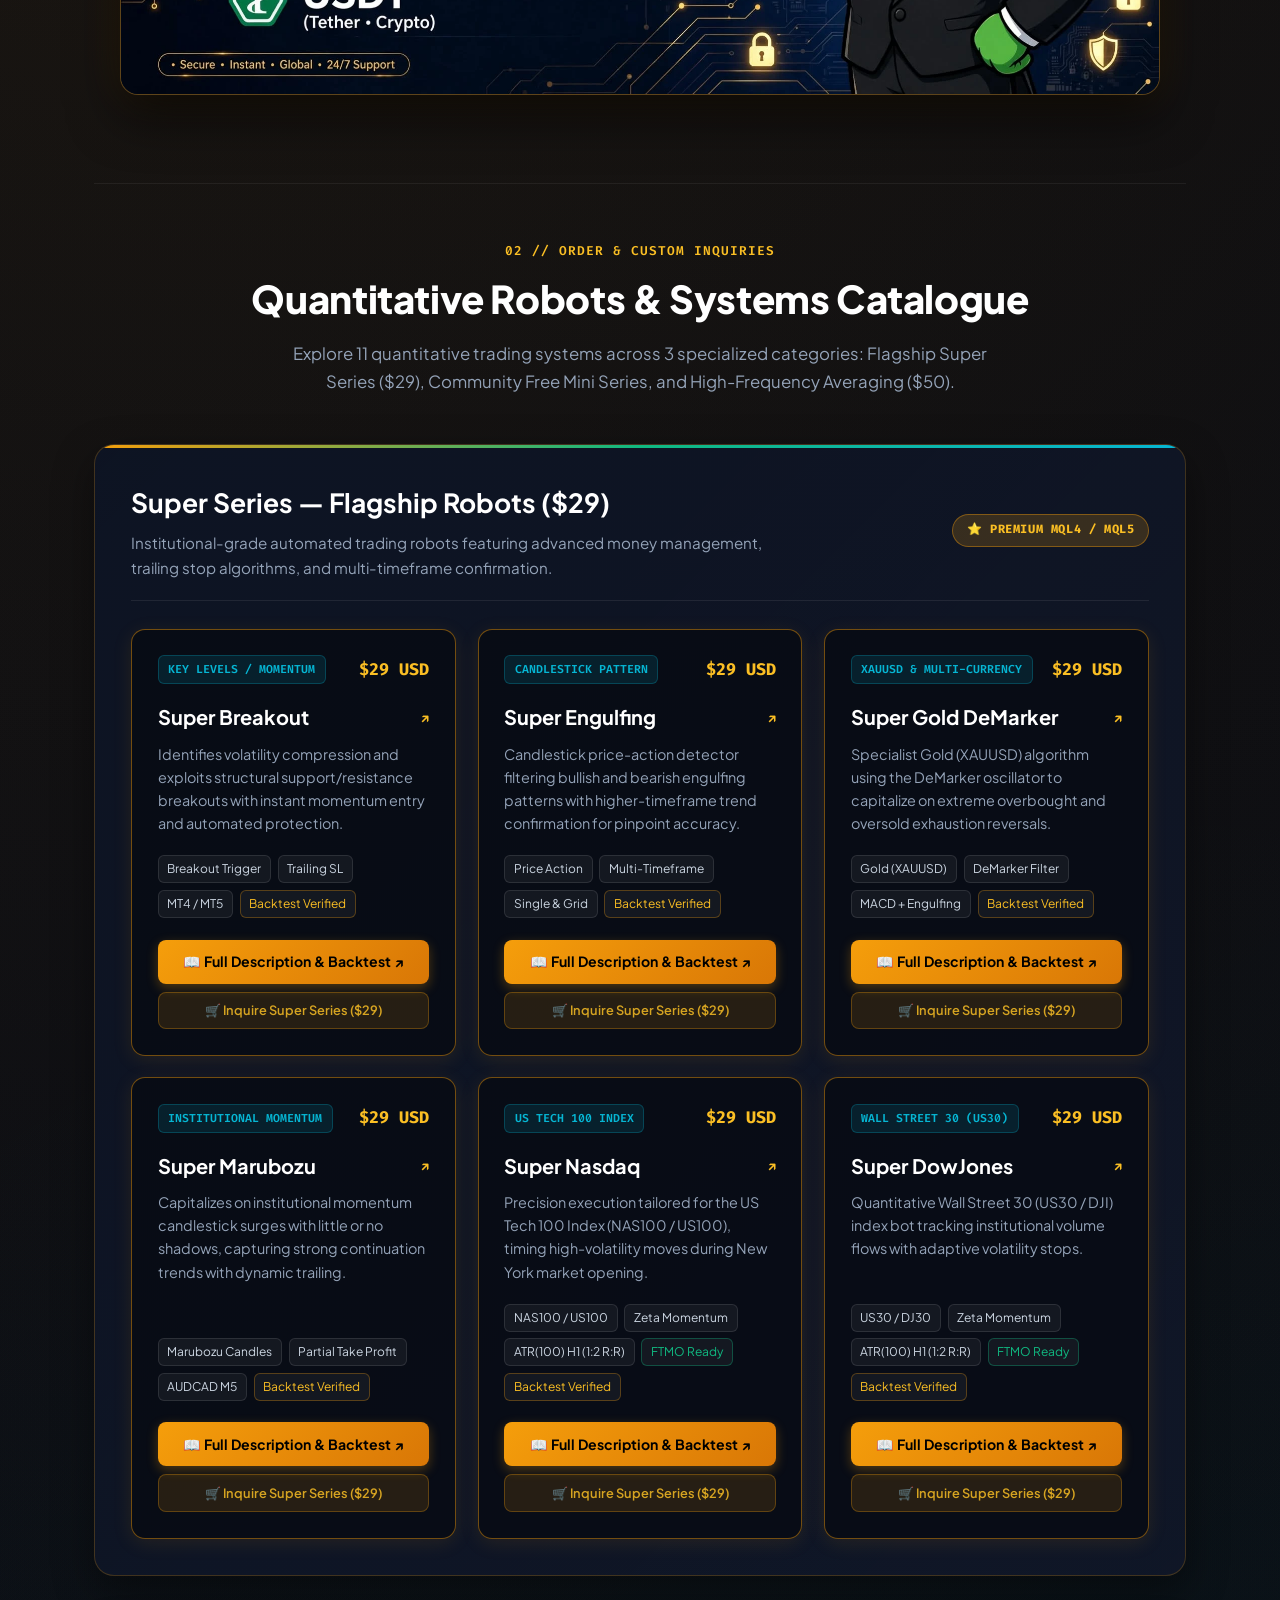
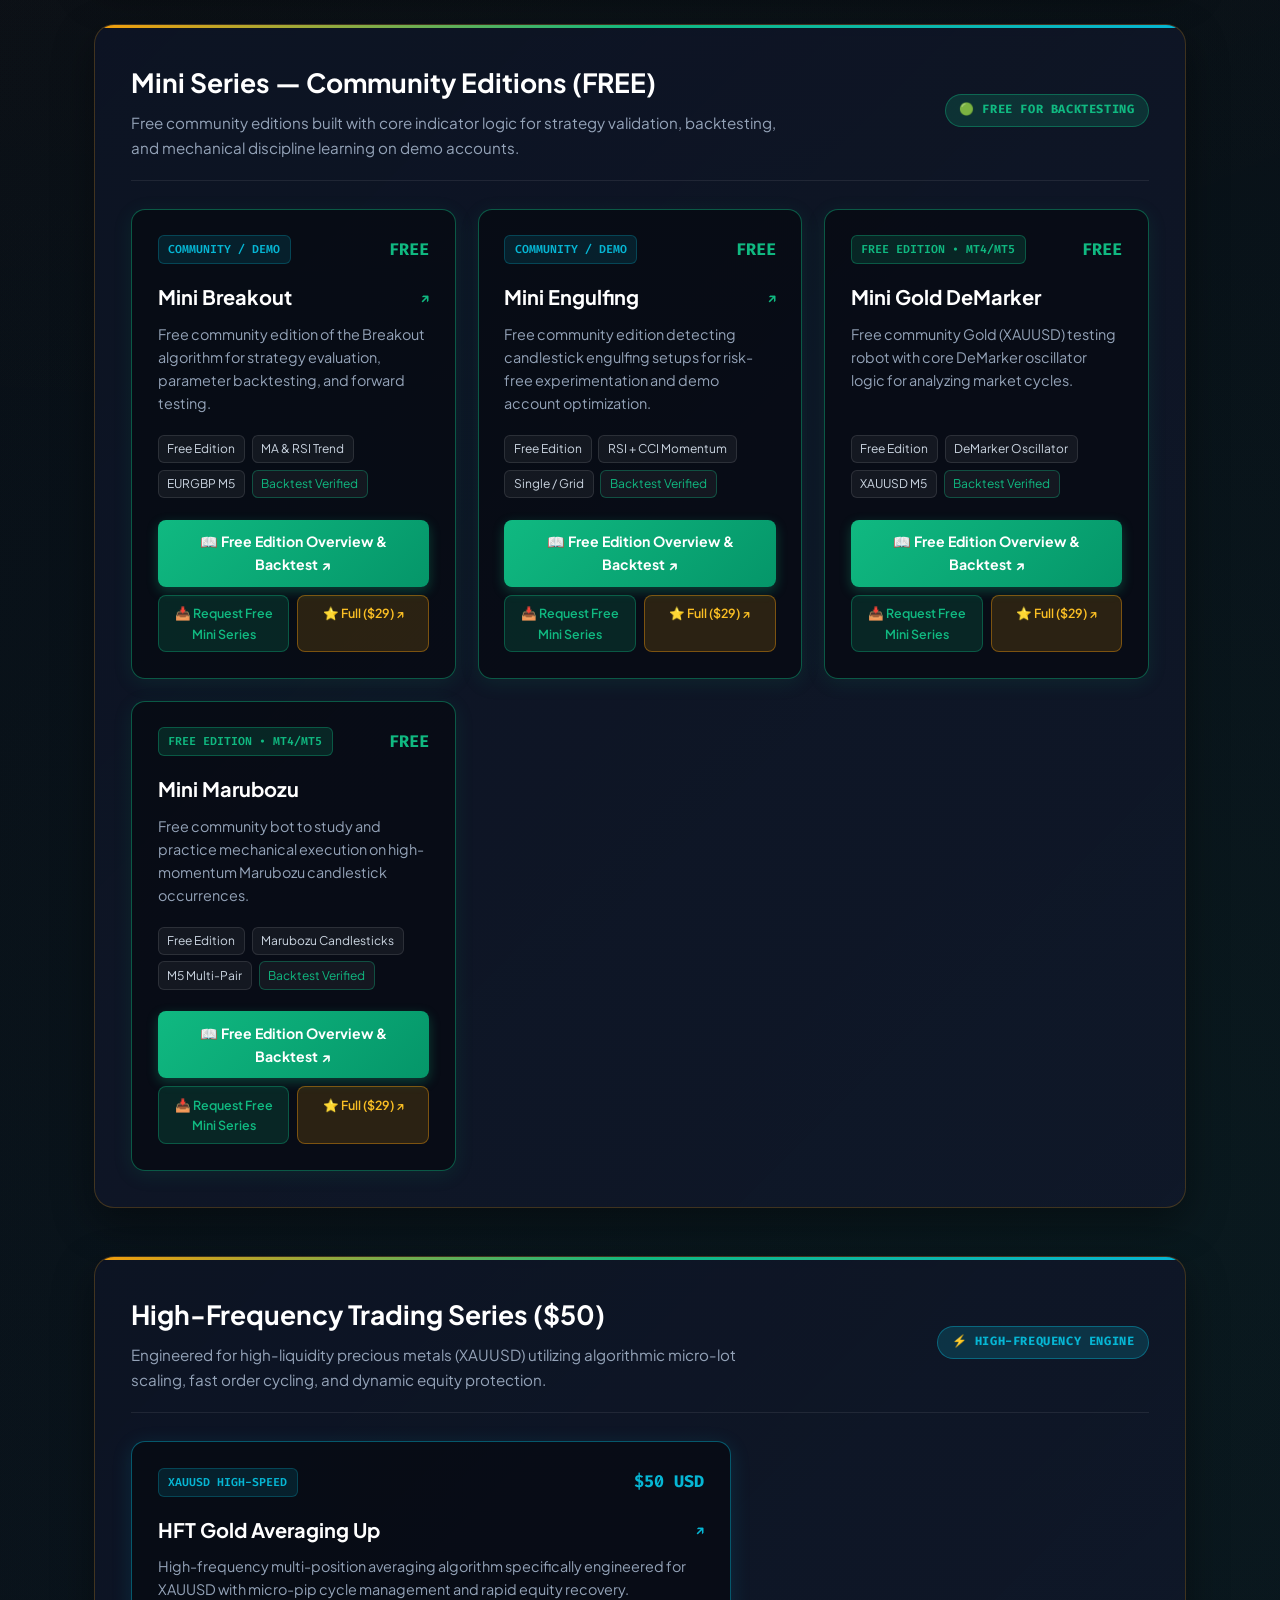
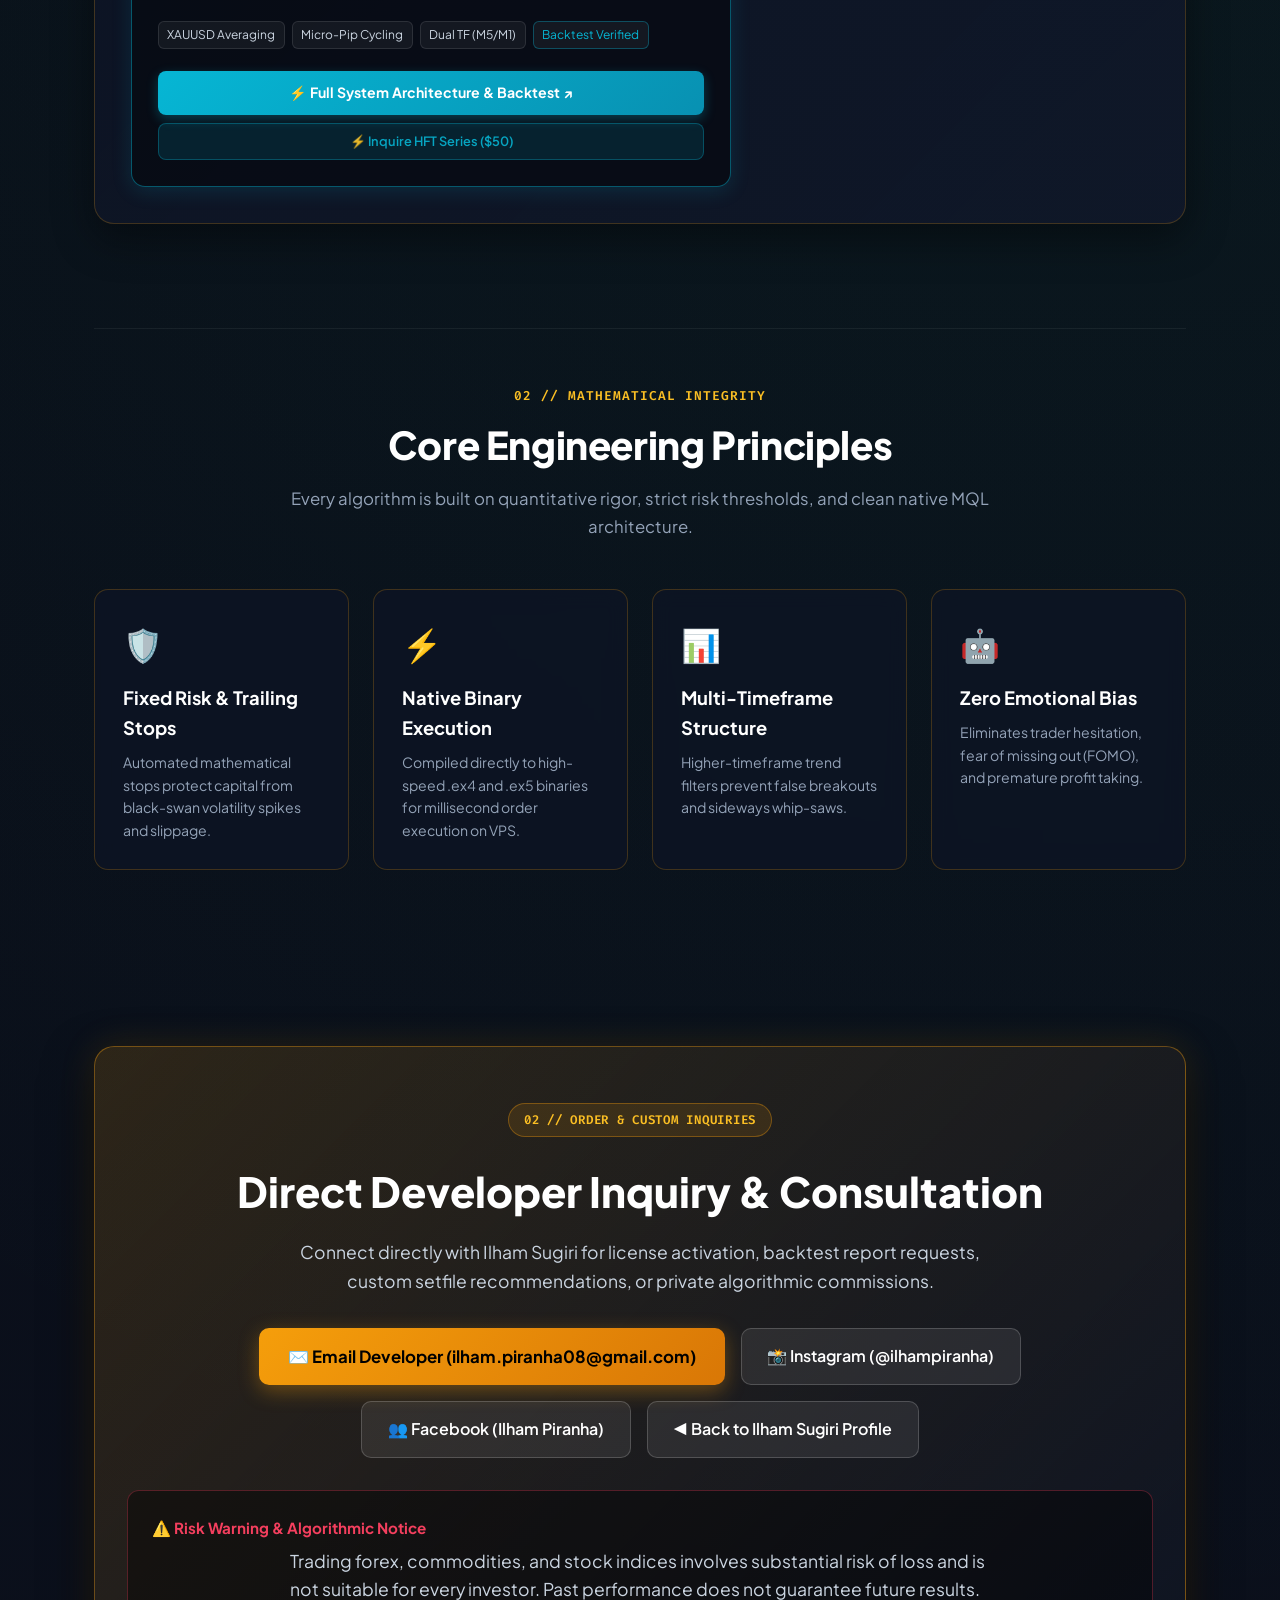
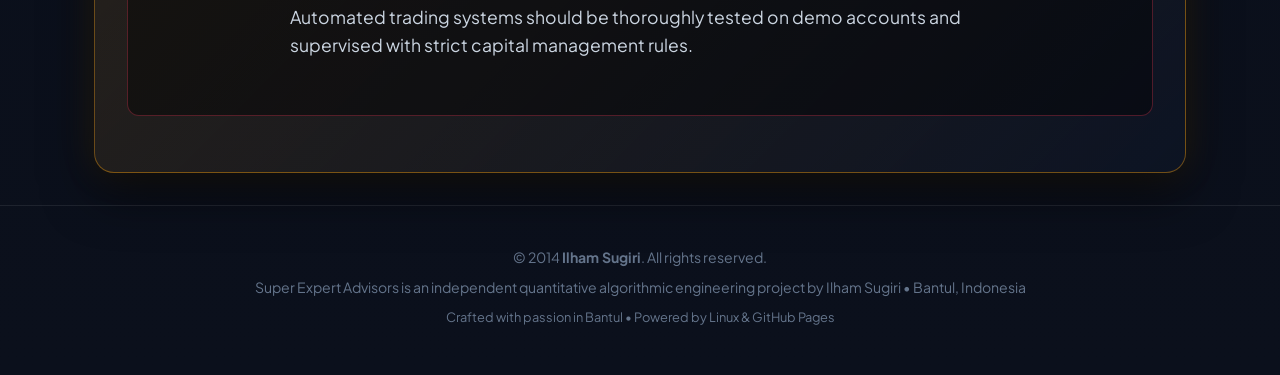
<file: superexpertadvisors/index.html>
<!DOCTYPE html>
<html lang="en">
<head>
    <meta charset="UTF-8">
    <meta name="viewport" content="width=device-width, initial-scale=1.0">
    <title>Super Expert Advisors | Quantitative MQL4 & MQL5 Algorithmic Trading Systems — Ilham Sugiri</title>
    <meta name="description" content="Official catalogue and quantitative trading systems showcase of Super Expert Advisors by Ilham Sugiri. Precision MQL4 & MQL5 robots for Forex, Gold (XAUUSD), and US Stock Indices.">
    <meta name="author" content="Ilham Sugiri">

    <!-- Open Graph Meta Tags -->
    <meta property="og:title" content="Super Expert Advisors — Quantitative Trading Systems">
    <meta property="og:description" content="Automated trading robots engineered with strict mathematical execution rules (.ex4 and .ex5) to eliminate emotional decision-making. Freedom • Choice • Profitable.">
    <meta property="og:image" content="../assets/banner_trading_ea.webp">
    <meta property="og:url" content="https://ilhampiranha.web.id/superexpertadvisors/">
    <meta property="og:type" content="website">
    <link rel="canonical" href="https://ilhampiranha.web.id/superexpertadvisors/">

    <!-- Google Fonts -->
    <link rel="preconnect" href="https://fonts.googleapis.com">
    <link rel="preconnect" href="https://fonts.gstatic.com" crossorigin>
    <link href="https://fonts.googleapis.com/css2?family=Fira+Code:wght@400;500;600;700&family=Plus+Jakarta+Sans:wght@300;400;500;600;700;800&display=swap" rel="stylesheet">

    <link rel="stylesheet" href="../assets/i18n.css">

    <style>
        :root {
            --bg-primary: #06080e;
            --bg-secondary: #0d1424;
            --bg-card: rgba(13, 20, 36, 0.85);
            --border-color: rgba(245, 158, 11, 0.22);
            --border-glow: rgba(245, 158, 11, 0.55);
            
            --accent-gold: #fbbf24;
            --accent-amber: #f59e0b;
            --accent-gold-dark: #d97706;
            --accent-emerald: #10b981;
            --accent-cyan: #06b6d4;
            --accent-rose: #f43f5e;
            
            --text-main: #f8fafc;
            --text-muted: #94a3b8;
            --text-dim: #64748b;
        }

        * {
            margin: 0;
            padding: 0;
            box-sizing: border-box;
        }

        body {
            font-family: 'Plus Jakarta Sans', -apple-system, BlinkMacSystemFont, sans-serif;
            background-color: var(--bg-primary);
            color: var(--text-main);
            line-height: 1.65;
            background-image: 
                radial-gradient(circle at 15% 15%, rgba(245, 158, 11, 0.09) 0%, transparent 45%),
                radial-gradient(circle at 85% 65%, rgba(16, 185, 129, 0.07) 0%, transparent 45%),
                linear-gradient(to bottom, #06080e 0%, #0b101c 100%);
            min-height: 100vh;
        }

        .container {
            max-width: 1140px;
            margin: 0 auto;
            padding: 0 1.5rem;
        }

        /* TOP NAVIGATION */
        header {
            position: sticky;
            top: 0;
            z-index: 100;
            background: rgba(6, 8, 14, 0.88);
            backdrop-filter: blur(14px);
            -webkit-backdrop-filter: blur(14px);
            border-bottom: 1px solid rgba(245, 158, 11, 0.15);
            padding: 0.9rem 0;
        }

        .nav-content {
            display: flex;
            align-items: center;
            justify-content: space-between;
            gap: 1rem;
        }

        .nav-back {
            display: inline-flex;
            align-items: center;
            gap: 0.5rem;
            color: var(--text-muted);
            text-decoration: none;
            font-size: 0.92rem;
            font-weight: 600;
            padding: 0.45rem 0.9rem;
            border-radius: 8px;
            background: rgba(255, 255, 255, 0.04);
            border: 1px solid rgba(255, 255, 255, 0.08);
            transition: all 0.2s ease;
            white-space: nowrap;
            flex-shrink: 0;
        }

        .nav-back:hover {
            color: #fff;
            background: rgba(245, 158, 11, 0.15);
            border-color: var(--accent-amber);
            transform: translateX(-2px);
        }

        .nav-back-short {
            display: none;
        }

        .nav-title {
            font-family: 'Fira Code', monospace;
            font-size: 0.9rem;
            font-weight: 600;
            color: var(--accent-gold);
            letter-spacing: 0.05em;
            display: flex;
            align-items: center;
            gap: 0.5rem;
            white-space: nowrap;
        }

        .nav-title .dot {
            width: 8px;
            height: 8px;
            border-radius: 50%;
            background-color: var(--accent-emerald);
            box-shadow: 0 0 10px var(--accent-emerald);
            animation: pulse 2s infinite;
        }

        @keyframes pulse {
            0% { opacity: 0.4; transform: scale(0.9); }
            50% { opacity: 1; transform: scale(1.1); }
            100% { opacity: 0.4; transform: scale(0.9); }
        }

        .nav-actions {
            display: flex;
            align-items: center;
            gap: 0.85rem;
            white-space: nowrap;
            flex-shrink: 0;
        }

        .btn-inquiry-nav {
            background: linear-gradient(135deg, #f59e0b 0%, #d97706 100%);
            color: #000000 !important;
            border: 1px solid rgba(245, 158, 11, 0.4);
            font-weight: 700;
            box-shadow: 0 4px 14px rgba(245, 158, 11, 0.35);
            white-space: nowrap;
            flex-shrink: 0;
            text-decoration: none;
            padding: 0.45rem 0.9rem;
            border-radius: 8px;
            font-size: 0.88rem;
            display: inline-flex;
            align-items: center;
            gap: 0.4rem;
            transition: all 0.2s ease;
        }

        .btn-inquiry-nav:hover {
            transform: translateY(-2px);
            box-shadow: 0 6px 20px rgba(245, 158, 11, 0.55);
        }

        /* HERO SECTION */
        .hero {
            padding: 3.5rem 0 2rem;
            text-align: center;
        }

        .badge-pill {
            display: inline-block;
            font-family: 'Fira Code', monospace;
            font-size: 0.78rem;
            font-weight: 600;
            color: var(--accent-gold);
            background: rgba(245, 158, 11, 0.12);
            border: 1px solid rgba(245, 158, 11, 0.35);
            padding: 0.35rem 0.9rem;
            border-radius: 999px;
            margin-bottom: 1.25rem;
            text-transform: uppercase;
            letter-spacing: 0.06em;
        }

        .hero-title {
            font-size: clamp(2.4rem, 5.5vw, 3.8rem);
            font-weight: 800;
            line-height: 1.15;
            letter-spacing: -0.02em;
            margin-bottom: 0.6rem;
            background: linear-gradient(135deg, #ffffff 30%, #fbbf24 80%, #f59e0b 100%);
            -webkit-background-clip: text;
            -webkit-text-fill-color: transparent;
        }

        .hero-tagline {
            font-size: 1.35rem;
            font-weight: 700;
            color: var(--accent-gold);
            letter-spacing: 0.18em;
            text-transform: uppercase;
            margin-bottom: 1.25rem;
        }

        .hero-desc {
            font-size: 1.1rem;
            color: var(--text-muted);
            max-width: 800px;
            margin: 0 auto 2.5rem;
            line-height: 1.7;
        }

        /* 2K WIDESCREEN BANNER */
        .hero-banner-container {
            margin: 0 auto 3rem;
            border-radius: 18px;
            overflow: hidden;
            border: 1px solid rgba(245, 158, 11, 0.35);
            box-shadow: 0 20px 50px rgba(0, 0, 0, 0.7), 0 0 40px rgba(245, 158, 11, 0.15);
            background: #0d1424;
            max-width: 1040px;
            position: relative;
        }

        .hero-banner-img {
            width: 100%;
            height: auto;
            display: block;
            aspect-ratio: 2064 / 1008;
            object-fit: cover;
        }

        /* HERO STATS BAR */
        .stats-bar {
            display: grid;
            grid-template-columns: repeat(auto-fit, minmax(200px, 1fr));
            gap: 1.25rem;
            margin-bottom: 3.5rem;
        }

        .stat-card {
            background: var(--bg-card);
            border: 1px solid var(--border-color);
            border-radius: 14px;
            padding: 1.35rem;
            text-align: center;
            backdrop-filter: blur(10px);
            transition: all 0.25s ease;
        }

        .stat-card:hover {
            border-color: rgba(245, 158, 11, 0.5);
            transform: translateY(-3px);
            box-shadow: 0 10px 25px rgba(0, 0, 0, 0.5);
        }

        .stat-val {
            font-family: 'Fira Code', monospace;
            font-size: 1.6rem;
            font-weight: 700;
            color: var(--accent-gold);
            margin-bottom: 0.25rem;
        }

        .stat-lbl {
            font-size: 0.85rem;
            color: var(--text-muted);
        }

        /* SECTION STYLES */
        .section {
            padding: 3.5rem 0;
            border-top: 1px solid rgba(255, 255, 255, 0.06);
        }

        .section-header {
            text-align: center;
            margin-bottom: 3rem;
        }

        .section-tag {
            font-family: 'Fira Code', monospace;
            font-size: 0.8rem;
            font-weight: 600;
            color: var(--accent-gold);
            letter-spacing: 0.08em;
            display: block;
            margin-bottom: 0.4rem;
        }

        .section-title {
            font-size: clamp(1.8rem, 3.5vw, 2.4rem);
            font-weight: 800;
            color: #ffffff;
            letter-spacing: -0.01em;
            margin-bottom: 0.6rem;
        }

        .section-desc {
            font-size: 1.05rem;
            color: var(--text-muted);
            max-width: 720px;
            margin: 0 auto;
        }

        /* CATEGORY WRAPPER */
        .category-box {
            background: linear-gradient(135deg, rgba(13, 20, 36, 0.95) 0%, rgba(17, 24, 43, 0.8) 100%);
            border: 1px solid var(--border-color);
            border-radius: 20px;
            padding: 2.25rem;
            margin-bottom: 3rem;
            box-shadow: 0 15px 40px rgba(0, 0, 0, 0.4);
            position: relative;
            overflow: hidden;
        }

        .category-box::before {
            content: '';
            position: absolute;
            top: 0;
            left: 0;
            right: 0;
            height: 3px;
            background: linear-gradient(90deg, #f59e0b, #10b981, #06b6d4);
        }

        .category-header {
            display: flex;
            justify-content: space-between;
            align-items: center;
            flex-wrap: wrap;
            gap: 1rem;
            margin-bottom: 1.75rem;
            padding-bottom: 1.25rem;
            border-bottom: 1px solid rgba(255, 255, 255, 0.08);
        }

        .category-title-group h3 {
            font-size: 1.65rem;
            color: #ffffff;
            margin-bottom: 0.35rem;
            display: flex;
            align-items: center;
            gap: 0.65rem;
        }

        .category-desc {
            color: var(--text-muted);
            font-size: 0.95rem;
            max-width: 650px;
        }

        .category-badge {
            font-family: 'Fira Code', monospace;
            font-size: 0.75rem;
            font-weight: 700;
            padding: 0.35rem 0.85rem;
            border-radius: 999px;
            letter-spacing: 0.05em;
        }

        .badge-super {
            background: rgba(245, 158, 11, 0.18);
            color: var(--accent-gold);
            border: 1px solid rgba(245, 158, 11, 0.4);
        }

        .badge-mini {
            background: rgba(16, 185, 129, 0.18);
            color: var(--accent-emerald);
            border: 1px solid rgba(16, 185, 129, 0.4);
        }

        .badge-hft {
            background: rgba(6, 182, 212, 0.18);
            color: var(--accent-cyan);
            border: 1px solid rgba(6, 182, 212, 0.4);
        }

        /* PRODUCTS GRID */
        .products-grid {
            display: grid;
            grid-template-columns: repeat(auto-fit, minmax(300px, 1fr));
            gap: 1.35rem;
        }

        .product-card {
            background: rgba(6, 9, 17, 0.7);
            border: 1px solid rgba(255, 255, 255, 0.08);
            border-radius: 14px;
            padding: 1.6rem;
            display: flex;
            flex-direction: column;
            justify-content: space-between;
            transition: all 0.28s ease;
            position: relative;
        }

        .product-card:hover {
            transform: translateY(-4px);
            border-color: rgba(245, 158, 11, 0.45);
            box-shadow: 0 12px 30px rgba(0, 0, 0, 0.5), 0 0 20px rgba(245, 158, 11, 0.12);
        }

        .product-top {
            display: flex;
            justify-content: space-between;
            align-items: center;
            margin-bottom: 1rem;
        }

        .product-tag {
            font-family: 'Fira Code', monospace;
            font-size: 0.72rem;
            color: var(--accent-cyan);
            font-weight: 600;
            background: rgba(6, 182, 212, 0.12);
            padding: 0.25rem 0.6rem;
            border-radius: 6px;
            border: 1px solid rgba(6, 182, 212, 0.25);
        }

        .product-price {
            font-family: 'Fira Code', monospace;
            font-size: 1.05rem;
            font-weight: 700;
        }

        .price-super {
            color: var(--accent-gold);
        }

        .price-free {
            color: var(--accent-emerald);
        }

        .price-hft {
            color: var(--accent-cyan);
        }

        .product-name {
            font-size: 1.25rem;
            font-weight: 700;
            color: #ffffff;
            margin-bottom: 0.6rem;
        }

        .product-desc {
            color: var(--text-muted);
            font-size: 0.9rem;
            line-height: 1.6;
            margin-bottom: 1.25rem;
            flex-grow: 1;
        }

        .product-features {
            display: flex;
            flex-wrap: wrap;
            gap: 0.4rem;
            margin-bottom: 1.35rem;
        }

        .p-pill {
            font-size: 0.75rem;
            padding: 0.2rem 0.55rem;
            background: rgba(255, 255, 255, 0.05);
            border: 1px solid rgba(255, 255, 255, 0.1);
            border-radius: 6px;
            color: #cbd5e1;
        }

        .btn-card-action {
            display: block;
            width: 100%;
            text-align: center;
            padding: 0.65rem 1rem;
            border-radius: 8px;
            font-weight: 600;
            font-size: 0.88rem;
            text-decoration: none;
            transition: all 0.2s ease;
        }

        .btn-action-super {
            background: rgba(245, 158, 11, 0.15);
            color: var(--accent-gold);
            border: 1px solid rgba(245, 158, 11, 0.35);
        }

        .btn-action-super:hover {
            background: linear-gradient(135deg, #f59e0b 0%, #d97706 100%);
            color: #000;
            box-shadow: 0 4px 15px rgba(245, 158, 11, 0.4);
        }

        .btn-action-free {
            background: rgba(16, 185, 129, 0.15);
            color: var(--accent-emerald);
            border: 1px solid rgba(16, 185, 129, 0.35);
        }

        .btn-action-free:hover {
            background: linear-gradient(135deg, #10b981 0%, #059669 100%);
            color: #fff;
            box-shadow: 0 4px 15px rgba(16, 185, 129, 0.4);
        }

        .btn-action-hft {
            background: rgba(6, 182, 212, 0.15);
            color: var(--accent-cyan);
            border: 1px solid rgba(6, 182, 212, 0.35);
        }

        .btn-action-hft:hover {
            background: linear-gradient(135deg, #06b6d4 0%, #0891b2 100%);
            color: #000;
            box-shadow: 0 4px 15px rgba(6, 182, 212, 0.4);
        }

        /* ARCHITECTURE SECTION */
        .arch-grid {
            display: grid;
            grid-template-columns: repeat(auto-fit, minmax(240px, 1fr));
            gap: 1.5rem;
            margin-bottom: 3.5rem;
        }

        .arch-card {
            background: var(--bg-card);
            border: 1px solid var(--border-color);
            border-radius: 14px;
            padding: 1.75rem;
            backdrop-filter: blur(10px);
        }

        .arch-icon {
            font-size: 2rem;
            margin-bottom: 0.75rem;
            display: inline-block;
        }

        .arch-title {
            font-size: 1.15rem;
            font-weight: 700;
            color: #fff;
            margin-bottom: 0.5rem;
        }

        .arch-desc {
            font-size: 0.88rem;
            color: var(--text-muted);
            line-height: 1.6;
        }

        /* INQUIRY & ORDER SECTION */
        .order-section {
            background: linear-gradient(135deg, rgba(245, 158, 11, 0.15) 0%, rgba(13, 20, 36, 0.95) 100%);
            border: 1px solid rgba(245, 158, 11, 0.4);
            border-radius: 20px;
            padding: 3.5rem 2rem;
            text-align: center;
            margin: 4rem 0 2rem;
            box-shadow: 0 20px 50px rgba(0, 0, 0, 0.6), 0 0 35px rgba(245, 158, 11, 0.15);
        }

        .order-section h2 {
            font-size: clamp(2rem, 4vw, 2.6rem);
            font-weight: 800;
            color: #ffffff;
            margin-bottom: 0.75rem;
        }

        .order-section p {
            font-size: 1.1rem;
            color: #cbd5e1;
            max-width: 700px;
            margin: 0 auto 2rem;
        }

        .order-buttons {
            display: flex;
            align-items: center;
            justify-content: center;
            gap: 1rem;
            flex-wrap: wrap;
            margin-bottom: 2rem;
        }

        .btn-order-primary {
            background: linear-gradient(135deg, #f59e0b 0%, #d97706 100%);
            color: #000000 !important;
            font-weight: 700;
            font-size: 1.05rem;
            padding: 0.9rem 1.8rem;
            border-radius: 10px;
            text-decoration: none;
            box-shadow: 0 6px 20px rgba(245, 158, 11, 0.35);
            transition: all 0.25s ease;
            display: inline-flex;
            align-items: center;
            gap: 0.5rem;
        }

        .btn-order-primary:hover {
            transform: translateY(-2px);
            box-shadow: 0 8px 25px rgba(245, 158, 11, 0.55);
        }

        .btn-order-secondary {
            background: rgba(255, 255, 255, 0.08);
            color: #ffffff;
            font-weight: 600;
            font-size: 1rem;
            padding: 0.9rem 1.6rem;
            border-radius: 10px;
            text-decoration: none;
            border: 1px solid rgba(255, 255, 255, 0.18);
            transition: all 0.25s ease;
            display: inline-flex;
            align-items: center;
            gap: 0.5rem;
        }

        .btn-order-secondary:hover {
            background: rgba(255, 255, 255, 0.15);
            border-color: rgba(255, 255, 255, 0.35);
            transform: translateY(-2px);
        }

        /* DISCLAIMER BOX */
        .disclaimer-card {
            background: rgba(0, 0, 0, 0.4);
            border: 1px solid rgba(244, 63, 94, 0.3);
            border-radius: 12px;
            padding: 1.5rem;
            text-align: left;
            margin-top: 2rem;
        }

        .disclaimer-title {
            color: var(--accent-rose);
            font-size: 0.95rem;
            font-weight: 700;
            margin-bottom: 0.4rem;
            display: flex;
            align-items: center;
            gap: 0.5rem;
        }

        .disclaimer-text {
            color: #94a3b8;
            font-size: 0.85rem;
            line-height: 1.6;
        }

        /* FOOTER */
        footer {
            border-top: 1px solid rgba(255, 255, 255, 0.08);
            padding: 2.5rem 0;
            text-align: center;
            color: var(--text-dim);
            font-size: 0.88rem;
        }

        footer p {
            margin-bottom: 0.4rem;
        }

        /* RESPONSIVE BREAKPOINTS */
        @media (max-width: 900px) {
            .nav-title {
                display: none !important;
            }
            .hero-title {
                font-size: 2.4rem;
            }
            .category-box {
                padding: 1.5rem;
            }
        }

        @media (max-width: 768px) {
            .nav-back-full {
                display: none !important;
            }
            .nav-back-short {
                display: inline !important;
            }
            .nav-content {
                gap: 0.5rem;
            }
            .nav-actions {
                gap: 0.5rem;
            }
        }

        @media (max-width: 580px) {
            header {
                padding: 0.65rem 0;
            }
            .container {
                padding: 0 1rem;
            }
            .btn-inquiry-nav {
                display: none !important;
            }
            .nav-back {
                padding: 0.4rem 0.7rem;
                font-size: 0.84rem;
            }
            .lang-btn {
                padding: 0.4rem 0.65rem;
                font-size: 0.82rem;
            }
            .hero {
                padding: 2.2rem 0 1.5rem;
            }
            .badge-pill {
                font-size: 0.72rem;
                padding: 0.35rem 0.75rem;
                line-height: 1.4;
            }
            .hero-title {
                font-size: 2.1rem;
            }
            .hero-tagline {
                font-size: 1.1rem;
            }
            .hero-desc {
                font-size: 0.95rem;
            }
            .category-header {
                flex-direction: column;
                align-items: flex-start;
            }
            .order-section {
                padding: 2.25rem 1.25rem;
            }
        }
    </style>
</head>
<body>

    <!-- TOP NAVIGATION -->
    <header>
        <div class="container">
            <div class="nav-content">
                <a href="../" class="nav-back">
                    <span class="nav-back-full" data-i18n="nav_back_profile">◀ Back to Ilham Sugiri Profile</span>
                    <span class="nav-back-short" data-i18n="nav_back_short">◀ Back</span>
                </a>

                <div class="nav-title">
                    <span class="dot"></span>
                    SUPER EXPERT ADVISORS
                </div>

                <div class="nav-actions">
                    <a href="mailto:ilham.piranha08@gmail.com?subject=Super%20Expert%20Advisors%20Inquiry" class="btn-inquiry-nav">
                        ✉️ <span data-i18n="ea_btn_email">Email Developer</span>
                    </a>
                </div>
            </div>
        </div>
    </header>

    <main class="container">

        <!-- HERO SECTION -->
        <section class="hero">
            <span class="badge-pill" data-i18n="ea_page_tag">📈 QUANTITATIVE & ALGORITHMIC TRADING SYSTEMS • ZERO EMOTION</span>
            <h1 class="hero-title" data-i18n="ea_hero_title">Super Expert Advisors</h1>
            <div class="hero-tagline" data-i18n="ea_hero_tagline">FREEDOM • CHOICE • PROFITABLE</div>
            <p class="hero-desc" data-i18n="ea_hero_desc">
                Automated trading robots engineered with strict mathematical execution rules (.ex4 and .ex5) to eliminate emotional decision-making across global Forex, Gold (XAUUSD), and US Stock Indices. Developed by Ilham Sugiri with over a decade of quantitative MQL development experience.
            </p>

            <!-- 2K WIDESCREEN BANNER -->
            <div class="hero-banner-container">
                <img src="../assets/banner_trading_ea.webp" alt="Super Expert Advisors — Freedom Choice Profitable" class="hero-banner-img">
            </div>

            <!-- KEY STATS -->
            <div class="stats-bar" style="margin-bottom: 2.5rem;">
                <div class="stat-card">
                    <div class="stat-val">100%</div>
                    <div class="stat-lbl">Algorithmic Math Execution</div>
                </div>
                <div class="stat-card">
                    <div class="stat-val">11 Bots</div>
                    <div class="stat-lbl">Specialized Trading Systems</div>
                </div>
                <div class="stat-card">
                    <div class="stat-val">MT4 / MT5</div>
                    <div class="stat-lbl">Native .ex4 and .ex5 Binaries</div>
                </div>
                <div class="stat-card">
                    <div class="stat-val">Zero Emotion</div>
                    <div class="stat-lbl">Rule-Based Trailing & Risk</div>
                </div>
            </div>

            <!-- 2K WIDESCREEN BANNER: PAYMENT METHODS -->
            <div class="hero-banner-container" style="margin-bottom: 3.5rem;">
                <img src="../assets/banner_payment_methods.webp" alt="Payment Methods — Get Your EA via PayPal, Skrill, Neteller & USDT" class="hero-banner-img">
            </div>
        </section>

        <!-- PRODUCT CATALOGUE SECTION -->
        <section class="section" id="catalogue">
            <div class="section-header">
                <span class="section-tag" data-i18n="ea_order_sec_tag">01 // QUANTITATIVE PORTFOLIO</span>
                <h2 class="section-title" data-i18n="ea_catalog_title">Quantitative Robots & Systems Catalogue</h2>
                <p class="section-desc" data-i18n="ea_catalog_desc">
                    Explore 11 quantitative trading systems across 3 specialized categories: Flagship Super Series ($29), Community Free Mini Series, and High-Frequency Averaging ($50).
                </p>
            </div>

            <!-- CATEGORY 1: SUPER SERIES ($29) -->
            <div class="category-box">
                <div class="category-header">
                    <div class="category-title-group">
                        <h3 data-i18n="ea_sec_super_title">Super Series — Flagship Robots ($29)</h3>
                        <p class="category-desc" data-i18n="ea_sec_super_desc">
                            Institutional-grade automated trading robots featuring advanced money management, trailing stop algorithms, and multi-timeframe confirmation.
                        </p>
                    </div>
                    <span class="category-badge badge-super" data-i18n="ea_sec_super_badge">⭐ PREMIUM MQL4 / MQL5</span>
                </div>

                <div class="products-grid">
                    <!-- Super Breakout -->
                    <div class="product-card" style="border-color: rgba(245, 158, 11, 0.45); box-shadow: 0 4px 20px rgba(245, 158, 11, 0.1);">
                        <div>
                            <div class="product-top">
                                <span class="product-tag">KEY LEVELS / MOMENTUM</span>
                                <span class="product-price price-super" data-i18n="ea_price_super">$29 USD</span>
                            </div>
                            <h4 class="product-name">
                                <a href="super-breakout/" target="_blank" style="color: inherit; text-decoration: none; display: flex; align-items: center; justify-content: space-between;">
                                    <span data-i18n="prod_super_breakout_name">Super Breakout</span>
                                    <span style="font-size: 0.85rem; color: var(--accent-gold);">↗</span>
                                </a>
                            </h4>
                            <p class="product-desc" data-i18n="prod_super_breakout_desc">
                                Identifies volatility compression and exploits structural support/resistance breakouts with instant momentum entry and automated protection.
                            </p>
                        </div>
                        <div>
                            <div class="product-features">
                                <span class="p-pill">Breakout Trigger</span>
                                <span class="p-pill">Trailing SL</span>
                                <span class="p-pill">MT4 / MT5</span>
                                <span class="p-pill" style="color: var(--accent-gold); border-color: rgba(245, 158, 11, 0.3);">Backtest Verified</span>
                            </div>
                            <div style="display: flex; gap: 0.5rem; flex-direction: column;">
                                <a href="super-breakout/" target="_blank" class="btn-card-action" style="background: linear-gradient(135deg, #f59e0b 0%, #d97706 100%); color: #000; font-weight: 700; box-shadow: 0 4px 12px rgba(245, 158, 11, 0.3);" data-i18n="ea_btn_detail_sb">
                                    📖 Full Description & Backtest ↗
                                </a>
                                <a href="#inquiry" class="btn-card-action btn-action-super" style="padding: 0.45rem 1rem; font-size: 0.8rem; opacity: 0.85;" data-i18n="ea_btn_order_super">
                                    🛒 Inquire Super Series ($29)
                                </a>
                            </div>
                        </div>
                    </div>

                    <!-- Super Engulfing -->
                    <div class="product-card" style="border-color: rgba(245, 158, 11, 0.45); box-shadow: 0 4px 20px rgba(245, 158, 11, 0.1);">
                        <div>
                            <div class="product-top">
                                <span class="product-tag">CANDLESTICK PATTERN</span>
                                <span class="product-price price-super" data-i18n="ea_price_super">$29 USD</span>
                            </div>
                            <h4 class="product-name">
                                <a href="super-engulfing/" target="_blank" style="color: inherit; text-decoration: none; display: flex; align-items: center; justify-content: space-between;">
                                    <span data-i18n="prod_super_engulfing_name">Super Engulfing</span>
                                    <span style="font-size: 0.85rem; color: var(--accent-gold);">↗</span>
                                </a>
                            </h4>
                            <p class="product-desc" data-i18n="prod_super_engulfing_desc">
                                Candlestick price-action detector filtering bullish and bearish engulfing patterns with higher-timeframe trend confirmation for pinpoint accuracy.
                            </p>
                        </div>
                        <div>
                            <div class="product-features">
                                <span class="p-pill">Price Action</span>
                                <span class="p-pill">Multi-Timeframe</span>
                                <span class="p-pill">Single & Grid</span>
                                <span class="p-pill" style="color: var(--accent-gold); border-color: rgba(245, 158, 11, 0.3);">Backtest Verified</span>
                            </div>
                            <div style="display: flex; gap: 0.5rem; flex-direction: column;">
                                <a href="super-engulfing/" target="_blank" class="btn-card-action" style="background: linear-gradient(135deg, #f59e0b 0%, #d97706 100%); color: #000; font-weight: 700; box-shadow: 0 4px 12px rgba(245, 158, 11, 0.3);" data-i18n="ea_btn_detail_se">
                                    📖 Full Description & Backtest ↗
                                </a>
                                <a href="#inquiry" class="btn-card-action btn-action-super" style="padding: 0.45rem 1rem; font-size: 0.8rem; opacity: 0.85;" data-i18n="ea_btn_order_super">
                                    🛒 Inquire Super Series ($29)
                                </a>
                            </div>
                        </div>
                    </div>

                    <!-- Super Gold DeMarker -->
                    <div class="product-card" style="border-color: rgba(245, 158, 11, 0.45); box-shadow: 0 4px 20px rgba(245, 158, 11, 0.1);">
                        <div>
                            <div class="product-top">
                                <span class="product-tag">XAUUSD & MULTI-CURRENCY</span>
                                <span class="product-price price-super" data-i18n="ea_price_super">$29 USD</span>
                            </div>
                            <h4 class="product-name">
                                <a href="super-gold-demarker/" target="_blank" style="color: inherit; text-decoration: none; display: flex; align-items: center; justify-content: space-between;">
                                    <span data-i18n="prod_super_gold_demarker_name">Super Gold DeMarker</span>
                                    <span style="font-size: 0.85rem; color: var(--accent-gold);">↗</span>
                                </a>
                            </h4>
                            <p class="product-desc" data-i18n="prod_super_gold_demarker_desc">
                                Specialist Gold (XAUUSD) & currency algorithm combining Moving Average trend detection, DeMarker momentum exhaustion, and MACD / engulfing precision entry.
                            </p>
                        </div>
                        <div>
                            <div class="product-features">
                                <span class="p-pill">Gold (XAUUSD)</span>
                                <span class="p-pill">DeMarker Filter</span>
                                <span class="p-pill">MACD + Engulfing</span>
                                <span class="p-pill" style="color: var(--accent-gold); border-color: rgba(245, 158, 11, 0.3);">Backtest Verified</span>
                            </div>
                            <div style="display: flex; gap: 0.5rem; flex-direction: column;">
                                <a href="super-gold-demarker/" target="_blank" class="btn-card-action" style="background: linear-gradient(135deg, #f59e0b 0%, #d97706 100%); color: #000; font-weight: 700; box-shadow: 0 4px 12px rgba(245, 158, 11, 0.3);" data-i18n="ea_btn_detail_sgd">
                                    📖 Full Description & Backtest ↗
                                </a>
                                <a href="#inquiry" class="btn-card-action btn-action-super" style="padding: 0.45rem 1rem; font-size: 0.8rem; opacity: 0.85;" data-i18n="ea_btn_order_super">
                                    🛒 Inquire Super Series ($29)
                                </a>
                            </div>
                        </div>
                    </div>

                    <!-- Super Marubozu -->
                    <div class="product-card" style="border-color: rgba(245, 158, 11, 0.45); box-shadow: 0 4px 20px rgba(245, 158, 11, 0.1);">
                        <div>
                            <div class="product-top">
                                <span class="product-tag">INSTITUTIONAL MOMENTUM</span>
                                <span class="product-price price-super" data-i18n="ea_price_super">$29 USD</span>
                            </div>
                            <h4 class="product-name">
                                <a href="super-marubozu/" target="_blank" style="color: inherit; text-decoration: none; display: flex; align-items: center; justify-content: space-between;">
                                    <span data-i18n="prod_super_marubozu_name">Super Marubozu</span>
                                    <span style="font-size: 0.85rem; color: var(--accent-gold);">↗</span>
                                </a>
                            </h4>
                            <p class="product-desc" data-i18n="prod_super_marubozu_desc">
                                Capitalizes on institutional momentum candlestick surges with partial take-profit acceleration, capturing explosive continuation trends on AUDCAD, AUDNZD, EURGBP, and Gold.
                            </p>
                        </div>
                        <div>
                            <div class="product-features">
                                <span class="p-pill">Marubozu Candles</span>
                                <span class="p-pill">Partial Take Profit</span>
                                <span class="p-pill">AUDCAD M5</span>
                                <span class="p-pill" style="color: var(--accent-gold); border-color: rgba(245, 158, 11, 0.3);">Backtest Verified</span>
                            </div>
                            <div style="display: flex; gap: 0.5rem; flex-direction: column;">
                                <a href="super-marubozu/" target="_blank" class="btn-card-action" style="background: linear-gradient(135deg, #f59e0b 0%, #d97706 100%); color: #000; font-weight: 700; box-shadow: 0 4px 12px rgba(245, 158, 11, 0.3);" data-i18n="ea_btn_detail_sm">
                                    📖 Full Description & Backtest ↗
                                </a>
                                <a href="#inquiry" class="btn-card-action btn-action-super" style="padding: 0.45rem 1rem; font-size: 0.8rem; opacity: 0.85;" data-i18n="ea_btn_order_super">
                                    🛒 Inquire Super Series ($29)
                                </a>
                            </div>
                        </div>
                    </div>

                    <!-- Super Nasdaq -->
                    <div class="product-card" style="border-color: rgba(245, 158, 11, 0.45); box-shadow: 0 4px 20px rgba(245, 158, 11, 0.1);">
                        <div>
                            <div class="product-top">
                                <span class="product-tag">US TECH 100 INDEX</span>
                                <span class="product-price price-super" data-i18n="ea_price_super">$29 USD</span>
                            </div>
                            <h4 class="product-name">
                                <a href="super-nasdaq/" target="_blank" style="color: inherit; text-decoration: none; display: flex; align-items: center; justify-content: space-between;">
                                    <span data-i18n="prod_super_nasdaq_name">Super Nasdaq FTMO</span>
                                    <span style="font-size: 0.85rem; color: var(--accent-gold);">↗</span>
                                </a>
                            </h4>
                            <p class="product-desc" data-i18n="prod_super_nasdaq_desc">
                                Precision single-entry execution tailored for Nasdaq/US100 with proprietary Zeta Momentum, dynamic ATR(100) H1 Stop Loss & Take Profit, and 1:2 Risk-to-Reward ratio. FTMO & prop-firm ready.
                            </p>
                        </div>
                        <div>
                            <div class="product-features">
                                <span class="p-pill">NAS100 / US100</span>
                                <span class="p-pill">Zeta Momentum</span>
                                <span class="p-pill">ATR(100) H1 (1:2 R:R)</span>
                                <span class="p-pill" style="color: var(--accent-emerald); border-color: rgba(16, 185, 129, 0.35);">FTMO Ready</span>
                                <span class="p-pill" style="color: var(--accent-gold); border-color: rgba(245, 158, 11, 0.3);">Backtest Verified</span>
                            </div>
                            <div style="display: flex; gap: 0.5rem; flex-direction: column;">
                                <a href="super-nasdaq/" target="_blank" class="btn-card-action" style="background: linear-gradient(135deg, #f59e0b 0%, #d97706 100%); color: #000; font-weight: 700; box-shadow: 0 4px 12px rgba(245, 158, 11, 0.3);" data-i18n="ea_btn_detail_sn">
                                    📖 Full Description & Backtest ↗
                                </a>
                                <a href="#inquiry" class="btn-card-action btn-action-super" style="padding: 0.45rem 1rem; font-size: 0.8rem; opacity: 0.85;" data-i18n="ea_btn_order_super">
                                    🛒 Inquire Super Series ($29)
                                </a>
                            </div>
                        </div>
                    </div>

                    <!-- Super DowJones -->
                    <div class="product-card" style="border-color: rgba(245, 158, 11, 0.45); box-shadow: 0 4px 20px rgba(245, 158, 11, 0.1);">
                        <div>
                            <div class="product-top">
                                <span class="product-tag">WALL STREET 30 (US30)</span>
                                <span class="product-price price-super" data-i18n="ea_price_super">$29 USD</span>
                            </div>
                            <h4 class="product-name">
                                <a href="super-dowjones/" target="_blank" style="color: inherit; text-decoration: none; display: flex; align-items: center; justify-content: space-between;">
                                    <span data-i18n="prod_super_dowjones_name">Super Dowjones FTMO</span>
                                    <span style="font-size: 0.85rem; color: var(--accent-gold);">↗</span>
                                </a>
                            </h4>
                            <p class="product-desc" data-i18n="prod_super_dowjones_desc">
                                Precision single-entry execution tailored for Dowjones/US30 with proprietary Zeta Momentum, dynamic ATR(100) H1 Stop Loss & Take Profit, and 1:2 Risk-to-Reward ratio. FTMO & prop-firm ready.
                            </p>
                        </div>
                        <div>
                            <div class="product-features">
                                <span class="p-pill">US30 / DJ30</span>
                                <span class="p-pill">Zeta Momentum</span>
                                <span class="p-pill">ATR(100) H1 (1:2 R:R)</span>
                                <span class="p-pill" style="color: var(--accent-emerald); border-color: rgba(16, 185, 129, 0.35);">FTMO Ready</span>
                                <span class="p-pill" style="color: var(--accent-gold); border-color: rgba(245, 158, 11, 0.3);">Backtest Verified</span>
                            </div>
                            <div style="display: flex; gap: 0.5rem; flex-direction: column;">
                                <a href="super-dowjones/" target="_blank" class="btn-card-action" style="background: linear-gradient(135deg, #f59e0b 0%, #d97706 100%); color: #000; font-weight: 700; box-shadow: 0 4px 12px rgba(245, 158, 11, 0.3);" data-i18n="ea_btn_detail_sdj">
                                    📖 Full Description & Backtest ↗
                                </a>
                                <a href="#inquiry" class="btn-card-action btn-action-super" style="padding: 0.45rem 1rem; font-size: 0.8rem; opacity: 0.85;" data-i18n="ea_btn_order_super">
                                    🛒 Inquire Super Series ($29)
                                </a>
                            </div>
                        </div>
                    </div>
                </div>
            </div>

            <!-- CATEGORY 2: MINI SERIES (FREE) -->
            <div class="category-box" id="mini-series">
                <div class="category-header">
                    <div class="category-title-group">
                        <h3 data-i18n="ea_sec_mini_title">Mini Series — Community Editions (FREE)</h3>
                        <p class="category-desc" data-i18n="ea_sec_mini_desc">
                            Free community editions built with core indicator logic for strategy validation, backtesting, and mechanical discipline learning on demo accounts.
                        </p>
                    </div>
                    <span class="category-badge badge-mini" data-i18n="ea_sec_mini_badge">🟢 FREE FOR BACKTESTING</span>
                </div>

                <div class="products-grid">
                    <!-- Mini Breakout -->
                    <div class="product-card" style="border-color: rgba(16, 185, 129, 0.45); box-shadow: 0 4px 20px rgba(16, 185, 129, 0.1);">
                        <div>
                            <div class="product-top">
                                <span class="product-tag">COMMUNITY / DEMO</span>
                                <span class="product-price price-free" data-i18n="ea_price_free">FREE</span>
                            </div>
                            <h4 class="product-name">
                                <a href="mini-breakout/" target="_blank" style="color: inherit; text-decoration: none; display: flex; align-items: center; justify-content: space-between;">
                                    <span data-i18n="prod_mini_breakout_name">Mini Breakout</span>
                                    <span style="font-size: 0.85rem; color: var(--accent-emerald);">↗</span>
                                </a>
                            </h4>
                            <p class="product-desc" data-i18n="prod_mini_breakout_desc">
                                Free community evaluation edition of Super Breakout for strategy evaluation and demo testing, detecting MA trend direction, RSI momentum, and session breakout boundaries.
                            </p>
                        </div>
                        <div>
                            <div class="product-features">
                                <span class="p-pill">Free Edition</span>
                                <span class="p-pill">MA & RSI Trend</span>
                                <span class="p-pill">EURGBP M5</span>
                                <span class="p-pill" style="color: var(--accent-emerald); border-color: rgba(16, 185, 129, 0.35);">Backtest Verified</span>
                            </div>
                            <div style="display: flex; gap: 0.5rem; flex-direction: column;">
                                <a href="mini-breakout/" target="_blank" class="btn-card-action" style="background: linear-gradient(135deg, #10b981 0%, #059669 100%); color: #ffffff; font-weight: 700; box-shadow: 0 4px 12px rgba(16, 185, 129, 0.3);" data-i18n="ea_btn_detail_mb">
                                    📖 Free Edition & Backtest ↗
                                </a>
                                <div style="display: flex; gap: 0.5rem;">
                                    <a href="#inquiry" class="btn-card-action btn-action-free" style="flex: 1; padding: 0.45rem 0.5rem; font-size: 0.78rem;" data-i18n="ea_btn_order_free">
                                        📥 Request Free
                                    </a>
                                    <a href="super-breakout/" target="_blank" class="btn-card-action" style="flex: 1; padding: 0.45rem 0.5rem; font-size: 0.78rem; background: rgba(245, 158, 11, 0.15); color: var(--accent-gold); border: 1px solid rgba(245, 158, 11, 0.4);">
                                        ⭐ Full ($29) ↗
                                    </a>
                                </div>
                            </div>
                        </div>
                    </div>

                    <!-- Mini Engulfing -->
                    <div class="product-card" style="border-color: rgba(16, 185, 129, 0.45); box-shadow: 0 4px 20px rgba(16, 185, 129, 0.1);">
                        <div>
                            <div class="product-top">
                                <span class="product-tag">COMMUNITY / DEMO</span>
                                <span class="product-price price-free" data-i18n="ea_price_free">FREE</span>
                            </div>
                            <h4 class="product-name">
                                <a href="mini-engulfing/" target="_blank" style="color: inherit; text-decoration: none; display: flex; align-items: center; justify-content: space-between;">
                                    <span data-i18n="prod_mini_engulfing_name">Mini Engulfing</span>
                                    <span style="font-size: 0.85rem; color: var(--accent-emerald);">↗</span>
                                </a>
                            </h4>
                            <p class="product-desc" data-i18n="prod_mini_engulfing_desc">
                                Free community evaluation edition of Super Engulfing with Moving Average trend filter, RSI + CCI dual momentum, and engulfing candle triggers with flexible single-entry or grid choices.
                            </p>
                        </div>
                        <div>
                            <div class="product-features">
                                <span class="p-pill">Free Edition</span>
                                <span class="p-pill">RSI + CCI Momentum</span>
                                <span class="p-pill">Single / Grid</span>
                                <span class="p-pill" style="color: var(--accent-emerald); border-color: rgba(16, 185, 129, 0.35);">Backtest Verified</span>
                            </div>
                            <div style="display: flex; gap: 0.5rem; flex-direction: column;">
                                <a href="mini-engulfing/" target="_blank" class="btn-card-action" style="background: linear-gradient(135deg, #10b981 0%, #059669 100%); color: #ffffff; font-weight: 700; box-shadow: 0 4px 12px rgba(16, 185, 129, 0.3);" data-i18n="ea_btn_detail_me">
                                    📖 Free Edition & Backtest ↗
                                </a>
                                <div style="display: flex; gap: 0.5rem;">
                                    <a href="#inquiry" class="btn-card-action btn-action-free" style="flex: 1; padding: 0.45rem 0.5rem; font-size: 0.78rem;" data-i18n="ea_btn_order_free">
                                        📥 Request Free
                                    </a>
                                    <a href="super-engulfing/" target="_blank" class="btn-card-action" style="flex: 1; padding: 0.45rem 0.5rem; font-size: 0.78rem; background: rgba(245, 158, 11, 0.15); color: var(--accent-gold); border: 1px solid rgba(245, 158, 11, 0.4);">
                                        ⭐ Full ($29) ↗
                                    </a>
                                </div>
                            </div>
                        </div>
                    </div>

                    <!-- Mini Gold DeMarker -->
                    <div class="product-card" style="border-color: rgba(16, 185, 129, 0.45); box-shadow: 0 4px 20px rgba(16, 185, 129, 0.1);">
                        <div>
                            <div class="product-top">
                                <span class="product-tag" style="background: rgba(16, 185, 129, 0.15); color: var(--accent-emerald); border-color: rgba(16, 185, 129, 0.35);">FREE EDITION • MT4/MT5</span>
                                <span class="product-price price-free" data-i18n="ea_price_free">FREE</span>
                            </div>
                            <h4 class="product-name">
                                <a href="mini-gold-demarker/" target="_blank" style="color: inherit; text-decoration: none;" data-i18n="prod_mini_gold_demarker_name">
                                    Mini Gold DeMarker
                                </a>
                            </h4>
                            <p class="product-desc" data-i18n="prod_mini_gold_demarker_desc">
                                Free community Gold (XAUUSD) testing robot with core DeMarker oscillator logic for analyzing market cycles.
                            </p>
                        </div>
                        <div>
                            <div class="product-features">
                                <span class="p-pill">Free Edition</span>
                                <span class="p-pill">DeMarker Oscillator</span>
                                <span class="p-pill">XAUUSD M5</span>
                                <span class="p-pill" style="color: var(--accent-emerald); border-color: rgba(16, 185, 129, 0.35);">Backtest Verified</span>
                            </div>
                            <div style="display: flex; gap: 0.5rem; flex-direction: column;">
                                <a href="mini-gold-demarker/" target="_blank" class="btn-card-action" style="background: linear-gradient(135deg, #10b981 0%, #059669 100%); color: #ffffff; font-weight: 700; box-shadow: 0 4px 12px rgba(16, 185, 129, 0.3);" data-i18n="ea_btn_detail_mgd">
                                    📖 Free Edition & Backtest ↗
                                </a>
                                <div style="display: flex; gap: 0.5rem;">
                                    <a href="#inquiry" class="btn-card-action btn-action-free" style="flex: 1; padding: 0.45rem 0.5rem; font-size: 0.78rem;" data-i18n="ea_btn_order_free">
                                        📥 Request Free
                                    </a>
                                    <a href="super-gold-demarker/" target="_blank" class="btn-card-action" style="flex: 1; padding: 0.45rem 0.5rem; font-size: 0.78rem; background: rgba(245, 158, 11, 0.15); color: var(--accent-gold); border: 1px solid rgba(245, 158, 11, 0.4);">
                                        ⭐ Full ($29) ↗
                                    </a>
                                </div>
                            </div>
                        </div>
                    </div>

                    <!-- Mini Marubozu -->
                    <div class="product-card" style="border-color: rgba(16, 185, 129, 0.45); box-shadow: 0 4px 20px rgba(16, 185, 129, 0.1);">
                        <div>
                            <div class="product-top">
                                <span class="product-tag" style="background: rgba(16, 185, 129, 0.15); color: var(--accent-emerald); border-color: rgba(16, 185, 129, 0.35);">FREE EDITION • MT4/MT5</span>
                                <span class="product-price price-free" data-i18n="ea_price_free">FREE</span>
                            </div>
                            <h4 class="product-name">
                                <a href="mini-marubozu/" target="_blank" style="color: inherit; text-decoration: none;" data-i18n="prod_mini_marubozu_name">
                                    Mini Marubozu
                                </a>
                            </h4>
                            <p class="product-desc" data-i18n="prod_mini_marubozu_desc">
                                Free community bot to study and practice mechanical execution on high-momentum Marubozu candlestick occurrences.
                            </p>
                        </div>
                        <div>
                            <div class="product-features">
                                <span class="p-pill">Free Edition</span>
                                <span class="p-pill">Marubozu Candlesticks</span>
                                <span class="p-pill">M5 Multi-Pair</span>
                                <span class="p-pill" style="color: var(--accent-emerald); border-color: rgba(16, 185, 129, 0.35);">Backtest Verified</span>
                            </div>
                            <div style="display: flex; gap: 0.5rem; flex-direction: column;">
                                <a href="mini-marubozu/" target="_blank" class="btn-card-action" style="background: linear-gradient(135deg, #10b981 0%, #059669 100%); color: #ffffff; font-weight: 700; box-shadow: 0 4px 12px rgba(16, 185, 129, 0.3);" data-i18n="ea_btn_detail_mm">
                                    📖 Free Edition & Backtest ↗
                                </a>
                                <div style="display: flex; gap: 0.5rem;">
                                    <a href="#inquiry" class="btn-card-action btn-action-free" style="flex: 1; padding: 0.45rem 0.5rem; font-size: 0.78rem;" data-i18n="ea_btn_order_free">
                                        📥 Request Free
                                    </a>
                                    <a href="super-marubozu/" target="_blank" class="btn-card-action" style="flex: 1; padding: 0.45rem 0.5rem; font-size: 0.78rem; background: rgba(245, 158, 11, 0.15); color: var(--accent-gold); border: 1px solid rgba(245, 158, 11, 0.4);">
                                        ⭐ Full ($29) ↗
                                    </a>
                                </div>
                            </div>
                        </div>
                    </div>
                </div>
            </div>

            <!-- CATEGORY 3: HIGH-FREQUENCY TRADING SERIES ($50) -->
            <div class="category-box">
                <div class="category-header">
                    <div class="category-title-group">
                        <h3 data-i18n="ea_sec_hft_title">High-Frequency Trading Series ($50)</h3>
                        <p class="category-desc" data-i18n="ea_sec_hft_desc">
                            Engineered for high-liquidity precious metals (XAUUSD) utilizing algorithmic micro-lot scaling, fast order cycling, and dynamic equity protection.
                        </p>
                    </div>
                    <span class="category-badge badge-hft" data-i18n="ea_sec_hft_badge">⚡ HIGH-FREQUENCY ENGINE</span>
                </div>

                <div class="products-grid" style="grid-template-columns: minmax(300px, 600px);">
                    <!-- HFT Gold Averaging Up -->
                    <div class="product-card" style="border-color: rgba(6, 182, 212, 0.45); box-shadow: 0 4px 20px rgba(6, 182, 212, 0.15);">
                        <div>
                            <div class="product-top">
                                <span class="product-tag">XAUUSD HIGH-SPEED</span>
                                <span class="product-price price-hft" data-i18n="ea_price_hft">$50 USD</span>
                            </div>
                            <h4 class="product-name">
                                <a href="hft-gold-averaging-up/" target="_blank" style="color: inherit; text-decoration: none; display: flex; align-items: center; justify-content: space-between;">
                                    <span data-i18n="prod_hft_gold_name">HFT Gold Averaging Up</span>
                                    <span style="font-size: 0.85rem; color: var(--accent-cyan);">↗</span>
                                </a>
                            </h4>
                            <p class="product-desc" data-i18n="prod_hft_gold_desc">
                                High-frequency multi-position averaging algorithm specifically engineered for XAUUSD with micro-pip cycle management and rapid equity recovery.
                            </p>
                        </div>
                        <div>
                            <div class="product-features">
                                <span class="p-pill">XAUUSD Averaging</span>
                                <span class="p-pill">Micro-Pip Cycling</span>
                                <span class="p-pill">Dual TF (M5/M1)</span>
                                <span class="p-pill" style="color: var(--accent-cyan); border-color: rgba(6, 182, 212, 0.35);">Backtest Verified</span>
                            </div>
                            <div style="display: flex; gap: 0.5rem; flex-direction: column;">
                                <a href="hft-gold-averaging-up/" target="_blank" class="btn-card-action" style="background: linear-gradient(135deg, #06b6d4 0%, #0891b2 100%); color: #ffffff; font-weight: 700; box-shadow: 0 4px 12px rgba(6, 182, 212, 0.3);" data-i18n="ea_btn_detail_hft">
                                    ⚡ Full Description & Backtest ↗
                                </a>
                                <a href="#inquiry" class="btn-card-action btn-action-hft" style="padding: 0.45rem 1rem; font-size: 0.8rem; opacity: 0.9;" data-i18n="ea_btn_order_hft">
                                    ⚡ Inquire HFT Series ($50)
                                </a>
                            </div>
                        </div>
                    </div>
                </div>
            </div>
        </section>

        <!-- ARCHITECTURE & QUANTITATIVE PRINCIPLES -->
        <section class="section">
            <div class="section-header">
                <span class="section-tag">02 // MATHEMATICAL INTEGRITY</span>
                <h2 class="section-title">Core Engineering Principles</h2>
                <p class="section-desc">Every algorithm is built on quantitative rigor, strict risk thresholds, and clean native MQL architecture.</p>
            </div>

            <div class="arch-grid">
                <div class="arch-card">
                    <div class="arch-icon">🛡️</div>
                    <h4 class="arch-title">Fixed Risk & Trailing Stops</h4>
                    <p class="arch-desc">Automated mathematical stops protect capital from black-swan volatility spikes and slippage.</p>
                </div>

                <div class="arch-card">
                    <div class="arch-icon">⚡</div>
                    <h4 class="arch-title">Native Binary Execution</h4>
                    <p class="arch-desc">Compiled directly to high-speed .ex4 and .ex5 binaries for millisecond order execution on VPS.</p>
                </div>

                <div class="arch-card">
                    <div class="arch-icon">📊</div>
                    <h4 class="arch-title">Multi-Timeframe Structure</h4>
                    <p class="arch-desc">Higher-timeframe trend filters prevent false breakouts and sideways whip-saws.</p>
                </div>

                <div class="arch-card">
                    <div class="arch-icon">🤖</div>
                    <h4 class="arch-title">Zero Emotional Bias</h4>
                    <p class="arch-desc">Eliminates trader hesitation, fear of missing out (FOMO), and premature profit taking.</p>
                </div>
            </div>
        </section>

        <!-- ORDER & INQUIRY SECTION -->
        <section class="order-section" id="inquiry">
            <span class="badge-pill" data-i18n="ea_order_sec_tag">02 // ORDER & CUSTOM INQUIRIES</span>
            <h2 data-i18n="ea_order_title">Direct Developer Inquiry & Consultation</h2>
            <p data-i18n="ea_order_desc">
                Connect directly with Ilham Sugiri for license activation, backtest report requests, custom setfile recommendations, or private algorithmic commissions.
            </p>

            <div class="order-buttons">
                <a href="mailto:ilham.piranha08@gmail.com?subject=Super%20Expert%20Advisors%20Inquiry" class="btn-order-primary">
                    <span data-i18n="ea_btn_email">✉️ Email Developer (ilham.piranha08@gmail.com)</span>
                </a>
                <a href="https://www.instagram.com/ilhampiranha" target="_blank" rel="noopener noreferrer" class="btn-order-secondary">
                    <span>📸 Instagram (@ilhampiranha)</span>
                </a>
                <a href="https://www.facebook.com/share/1J68Hex4sg/" target="_blank" rel="noopener noreferrer" class="btn-order-secondary">
                    <span>👥 Facebook (Ilham Piranha)</span>
                </a>
                <a href="../" class="btn-order-secondary">
                    <span data-i18n="ea_btn_back_home">◀ Back to Ilham Sugiri Profile</span>
                </a>
            </div>

            <!-- RISK WARNING -->
            <div class="disclaimer-card">
                <div class="disclaimer-title" data-i18n="ea_disclaimer_title">
                    ⚠️ Risk Warning & Algorithmic Notice
                </div>
                <p class="disclaimer-text" data-i18n="ea_disclaimer_desc">
                    Trading forex, commodities, and stock indices involves substantial risk of loss and is not suitable for every investor. Past performance does not guarantee future results. Automated trading systems should be thoroughly tested on demo accounts and supervised with strict capital management rules.
                </p>
            </div>
        </section>

    </main>

    <!-- FOOTER -->
    <footer>
        <div class="container">
            <p data-i18n="footer_rights">&copy; 2014 <strong>Ilham Sugiri</strong>. All rights reserved.</p>
            <p data-i18n="ea_footer_sub">Super Expert Advisors is an independent quantitative algorithmic engineering project by Ilham Sugiri • Bantul, Indonesia</p>
            <p style="margin-top: 0.5rem; font-size: 0.8rem; color: #64748b;" data-i18n="footer_crafted">Crafted with passion in Bantul • Powered by Linux & GitHub Pages</p>
        </div>
    </footer>

    <!-- MODULAR I18N MODULES & ENGINE -->
    <script src="../assets/i18n/core.js"></script>
    <script src="../assets/i18n/ea.js"></script>
    <script src="../assets/i18n.js"></script>
</body>
</html>
</file>
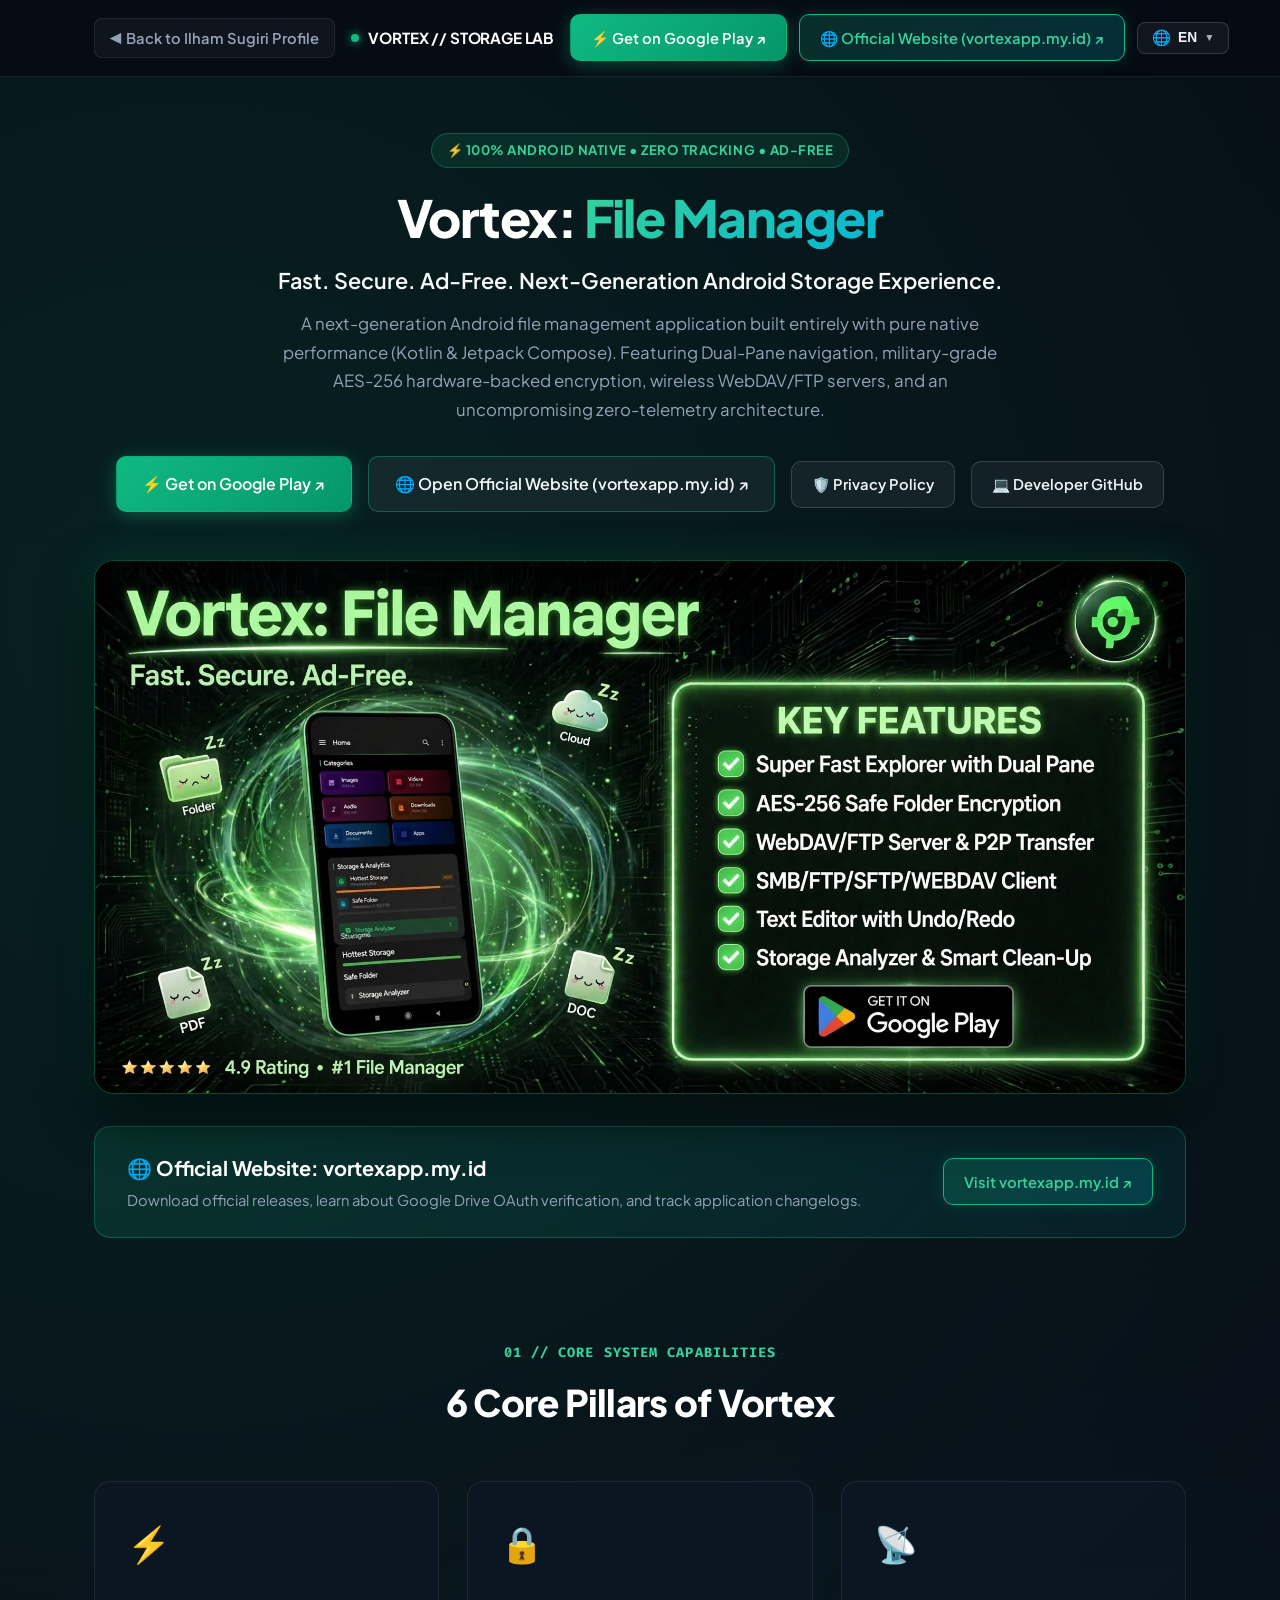
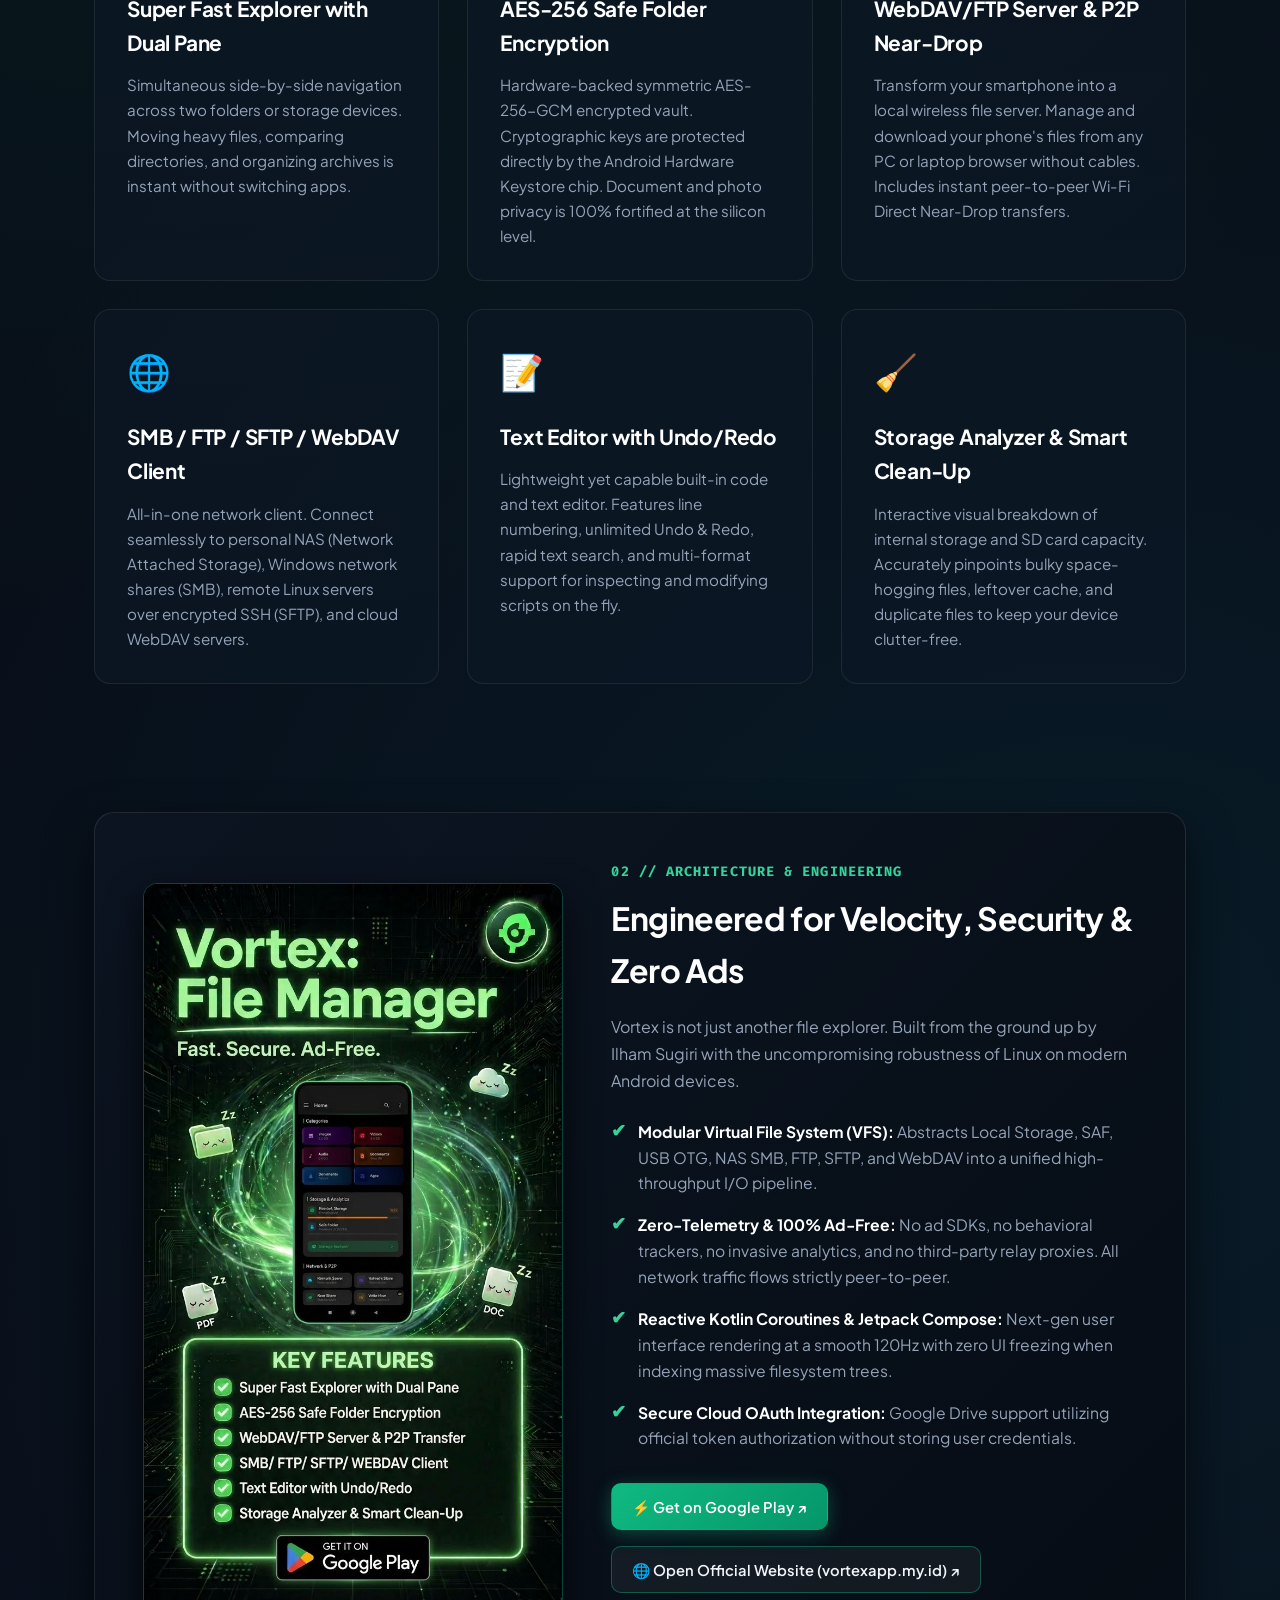
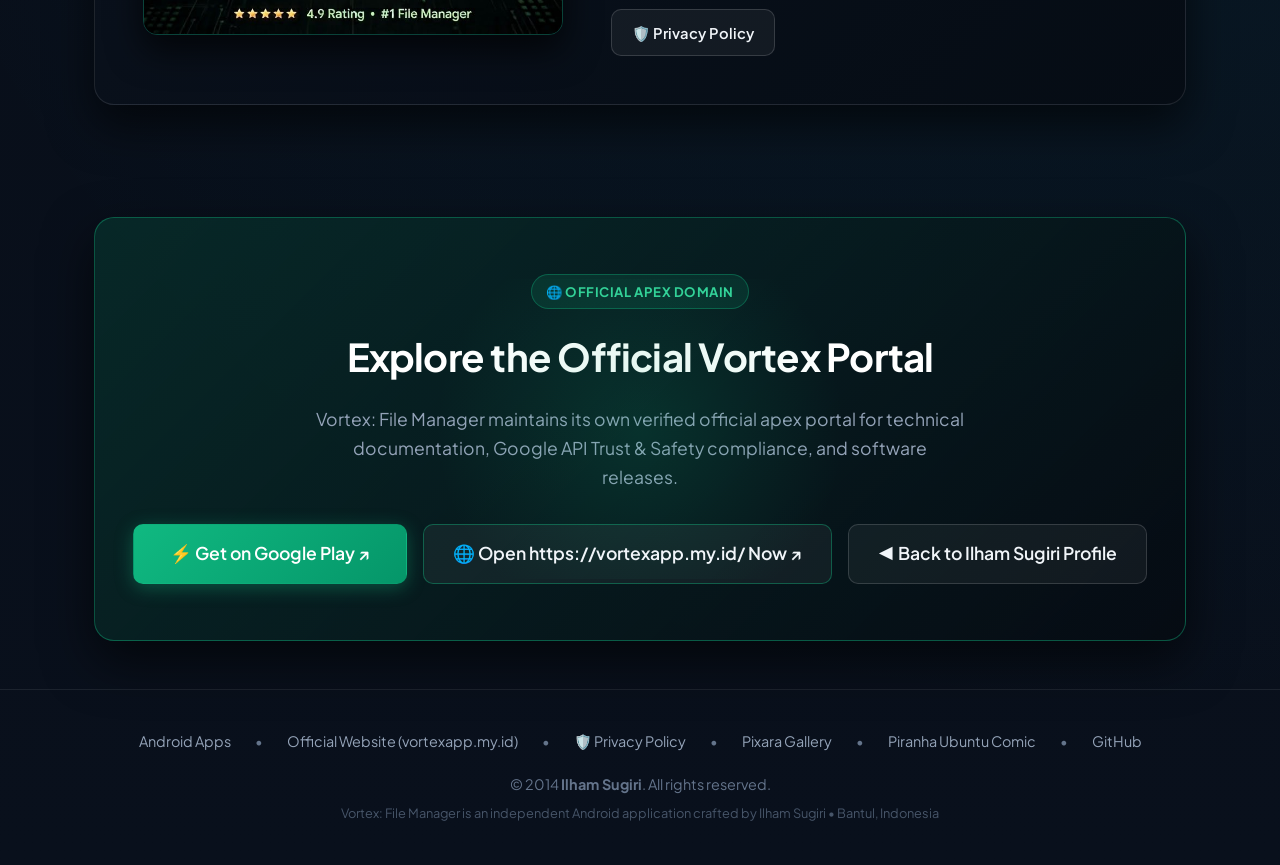
<file: vortex/index.html>
<!DOCTYPE html>
<html lang="en">
<head>
    <meta charset="UTF-8">
    <meta name="viewport" content="width=device-width, initial-scale=1.0">
    <title>Vortex: File Manager | Architecture & Engineering Showcase — Ilham Sugiri</title>
    <meta name="description" content="Official architecture and feature showcase of Vortex: File Manager by Ilham Sugiri. Fast, Secure, Ad-Free, Dual Pane, AES-256 Safe Folder, WebDAV/FTP Server, and Zero Tracking.">
    <meta name="author" content="Ilham Sugiri">

    <!-- Open Graph Meta Tags -->
    <meta property="og:title" content="Vortex: File Manager — Fast. Secure. Ad-Free.">
    <meta property="og:description" content="Next-Generation Android Storage Experience. Dual-Pane, AES-256 Hardware Encryption, WebDAV/FTP Server & Zero Tracking by Ilham Sugiri.">
    <meta property="og:image" content="../assets/banner_vortex_landscape.webp">
    <meta property="og:url" content="https://ilhampiranha.web.id/vortex/">
    <meta property="og:type" content="website">
    <link rel="canonical" href="https://ilhampiranha.web.id/vortex/">

    <!-- Google Fonts -->
    <link rel="preconnect" href="https://fonts.googleapis.com">
    <link rel="preconnect" href="https://fonts.gstatic.com" crossorigin>
    <link href="https://fonts.googleapis.com/css2?family=Fira+Code:wght@400;500;600;700&family=Plus+Jakarta+Sans:wght@300;400;500;600;700;800&display=swap" rel="stylesheet">

    <link rel="stylesheet" href="../assets/i18n.css">

    <style>
        :root {
            --bg-primary: #060b13;
            --bg-secondary: #0d1522;
            --bg-card: rgba(13, 23, 37, 0.75);
            --border-color: rgba(16, 185, 129, 0.25);
            --border-glow: rgba(16, 185, 129, 0.5);
            
            --accent-emerald: #10b981;
            --accent-green-bright: #34d399;
            --accent-cyan: #06b6d4;
            --accent-dark-green: #064e3b;
            
            --text-main: #f8fafc;
            --text-muted: #94a3b8;
            --text-dim: #64748b;
        }

        * {
            margin: 0;
            padding: 0;
            box-sizing: border-box;
        }

        body {
            font-family: 'Plus Jakarta Sans', -apple-system, BlinkMacSystemFont, sans-serif;
            background-color: var(--bg-primary);
            color: var(--text-main);
            line-height: 1.65;
            background-image: 
                radial-gradient(circle at 15% 15%, rgba(16, 185, 129, 0.12) 0%, transparent 45%),
                radial-gradient(circle at 85% 65%, rgba(6, 182, 212, 0.08) 0%, transparent 45%),
                linear-gradient(to bottom, #060b13 0%, #09101c 100%);
            min-height: 100vh;
        }

        .container {
            max-width: 1140px;
            margin: 0 auto;
            padding: 0 1.5rem;
        }

        /* TOP NAVIGATION */
        header {
            position: sticky;
            top: 0;
            z-index: 100;
            background: rgba(6, 11, 19, 0.85);
            backdrop-filter: blur(14px);
            -webkit-backdrop-filter: blur(14px);
            border-bottom: 1px solid rgba(255, 255, 255, 0.08);
            padding: 0.9rem 0;
        }

        .nav-content {
            display: flex;
            align-items: center;
            justify-content: space-between;
            gap: 1rem;
        }

        .nav-back {
            display: inline-flex;
            align-items: center;
            gap: 0.5rem;
            color: var(--text-muted);
            text-decoration: none;
            font-size: 0.92rem;
            font-weight: 600;
            padding: 0.45rem 0.9rem;
            border-radius: 8px;
            background: rgba(255, 255, 255, 0.04);
            border: 1px solid rgba(255, 255, 255, 0.08);
            transition: all 0.2s ease;
            white-space: nowrap;
            flex-shrink: 0;
        }

        .nav-back:hover {
            color: #fff;
            background: rgba(16, 185, 129, 0.15);
            border-color: var(--accent-emerald);
            transform: translateX(-3px);
        }

        .nav-back-short {
            display: none;
        }

        .nav-title {
            display: flex;
            align-items: center;
            gap: 0.6rem;
            font-size: 0.95rem;
            font-weight: 700;
            color: #fff;
            letter-spacing: -0.01em;
            white-space: nowrap;
        }

        .nav-title .dot {
            width: 8px;
            height: 8px;
            background: var(--accent-emerald);
            border-radius: 50%;
            box-shadow: 0 0 10px var(--accent-emerald);
        }

        .nav-actions {
            display: flex;
            align-items: center;
            gap: 0.75rem;
            white-space: nowrap;
            flex-shrink: 0;
        }

        /* BUTTONS */
        .btn {
            display: inline-flex;
            align-items: center;
            justify-content: center;
            gap: 0.5rem;
            padding: 0.65rem 1.25rem;
            border-radius: 10px;
            font-weight: 600;
            font-size: 0.92rem;
            text-decoration: none;
            transition: all 0.25s ease;
            cursor: pointer;
            border: 1px solid transparent;
        }

        .btn-emerald {
            background: linear-gradient(135deg, #10b981 0%, #059669 100%);
            color: #fff;
            box-shadow: 0 4px 18px rgba(16, 185, 129, 0.35);
        }

        .btn-emerald:hover {
            background: linear-gradient(135deg, #34d399 0%, #10b981 100%);
            box-shadow: 0 6px 25px rgba(16, 185, 129, 0.5);
            transform: translateY(-2px);
            color: #fff;
        }

        .btn-secondary {
            background: rgba(255, 255, 255, 0.05);
            color: #f1f5f9;
            border-color: rgba(255, 255, 255, 0.15);
        }

        .btn-secondary:hover {
            background: rgba(255, 255, 255, 0.1);
            border-color: rgba(255, 255, 255, 0.3);
            transform: translateY(-2px);
        }

        .btn-official-web {
            background: linear-gradient(135deg, rgba(16, 185, 129, 0.2) 0%, rgba(6, 182, 212, 0.2) 100%);
            border: 1px solid var(--accent-emerald);
            color: var(--accent-green-bright);
            box-shadow: 0 0 15px rgba(16, 185, 129, 0.2);
            white-space: nowrap;
            flex-shrink: 0;
        }

        .btn-official-web:hover {
            background: var(--accent-emerald);
            color: #060b13;
            box-shadow: 0 0 25px rgba(16, 185, 129, 0.5);
            transform: translateY(-2px);
            font-weight: 700;
        }

        /* HERO SECTION */
        .hero {
            padding: 3.5rem 0 2.5rem;
            text-align: center;
        }

        .badge-pill {
            display: inline-flex;
            align-items: center;
            gap: 0.4rem;
            padding: 0.35rem 0.9rem;
            background: rgba(16, 185, 129, 0.12);
            border: 1px solid rgba(16, 185, 129, 0.35);
            border-radius: 50px;
            color: var(--accent-green-bright);
            font-size: 0.82rem;
            font-weight: 700;
            letter-spacing: 0.04em;
            margin-bottom: 1.25rem;
            text-transform: uppercase;
        }

        .hero-title {
            font-size: 3.2rem;
            font-weight: 800;
            color: #fff;
            letter-spacing: -0.03em;
            line-height: 1.15;
            margin-bottom: 1rem;
        }

        .hero-title span {
            background: linear-gradient(135deg, #34d399 0%, #06b6d4 100%);
            -webkit-background-clip: text;
            -webkit-text-fill-color: transparent;
        }

        .hero-tagline {
            font-size: 1.35rem;
            font-weight: 600;
            color: var(--text-main);
            margin-bottom: 0.75rem;
        }

        .hero-desc {
            font-size: 1.05rem;
            color: var(--text-muted);
            max-width: 720px;
            margin: 0 auto 2rem;
            line-height: 1.7;
        }

        .hero-cta-group {
            display: flex;
            align-items: center;
            justify-content: center;
            gap: 1rem;
            flex-wrap: wrap;
            margin-bottom: 3rem;
        }

        /* 2K WIDESCREEN HERO SHOWCASE BANNER */
        .hero-banner-frame {
            position: relative;
            border-radius: 20px;
            overflow: hidden;
            border: 1px solid rgba(16, 185, 129, 0.4);
            box-shadow: 
                0 20px 50px rgba(0, 0, 0, 0.7),
                0 0 40px rgba(16, 185, 129, 0.2);
            background: #000;
            transition: all 0.35s ease;
        }

        .hero-banner-frame:hover {
            box-shadow: 
                0 25px 60px rgba(0, 0, 0, 0.8),
                0 0 60px rgba(16, 185, 129, 0.35);
            border-color: var(--accent-green-bright);
        }

        .hero-banner-img {
            width: 100%;
            height: auto;
            display: block;
            transition: transform 0.4s ease;
        }

        .hero-banner-frame:hover .hero-banner-img {
            transform: scale(1.015);
        }

        /* OFFICIAL WEBSITE HIGHLIGHT BAR */
        .official-site-callout {
            margin-top: 2rem;
            background: linear-gradient(135deg, rgba(16, 185, 129, 0.15) 0%, rgba(6, 182, 212, 0.08) 100%);
            border: 1px solid rgba(16, 185, 129, 0.35);
            border-radius: 16px;
            padding: 1.5rem 2rem;
            display: flex;
            align-items: center;
            justify-content: space-between;
            gap: 1.5rem;
            flex-wrap: wrap;
        }

        .callout-text h3 {
            font-size: 1.25rem;
            color: #fff;
            margin-bottom: 0.25rem;
            display: flex;
            align-items: center;
            gap: 0.5rem;
        }

        .callout-text p {
            color: var(--text-muted);
            font-size: 0.92rem;
        }

        /* KEY FEATURES GRID */
        .section {
            padding: 4rem 0;
        }

        .section-header {
            text-align: center;
            margin-bottom: 3rem;
        }

        .section-tag {
            font-family: 'Fira Code', monospace;
            font-size: 0.85rem;
            color: var(--accent-green-bright);
            font-weight: 700;
            letter-spacing: 0.08em;
            display: block;
            margin-bottom: 0.5rem;
        }

        .section-title {
            font-size: 2.3rem;
            font-weight: 800;
            color: #fff;
            letter-spacing: -0.02em;
        }

        .features-grid {
            display: grid;
            grid-template-columns: repeat(auto-fit, minmax(320px, 1fr));
            gap: 1.75rem;
        }

        .feature-card {
            background: var(--bg-card);
            border: 1px solid rgba(255, 255, 255, 0.08);
            border-radius: 16px;
            padding: 2rem;
            transition: all 0.3s ease;
            position: relative;
            overflow: hidden;
        }

        .feature-card::before {
            content: '';
            position: absolute;
            top: 0;
            left: 0;
            width: 100%;
            height: 3px;
            background: linear-gradient(90deg, var(--accent-emerald), var(--accent-cyan));
            opacity: 0;
            transition: opacity 0.3s ease;
        }

        .feature-card:hover {
            border-color: rgba(16, 185, 129, 0.4);
            transform: translateY(-4px);
            box-shadow: 0 12px 30px rgba(0, 0, 0, 0.5);
        }

        .feature-card:hover::before {
            opacity: 1;
        }

        .feature-icon {
            font-size: 2.2rem;
            margin-bottom: 1.25rem;
            display: inline-block;
        }

        .feature-title {
            font-size: 1.3rem;
            font-weight: 700;
            color: #fff;
            margin-bottom: 0.75rem;
            letter-spacing: -0.01em;
        }

        .feature-desc {
            color: var(--text-muted);
            font-size: 0.95rem;
            line-height: 1.65;
        }

        /* ARCHITECTURE & POSTER SECTION */
        .showcase-split {
            display: grid;
            grid-template-columns: 1fr 1.25fr;
            gap: 3rem;
            align-items: center;
            background: linear-gradient(135deg, rgba(13, 21, 34, 0.9) 0%, rgba(6, 11, 19, 0.9) 100%);
            border: 1px solid rgba(255, 255, 255, 0.1);
            border-radius: 20px;
            padding: 3rem;
            box-shadow: 0 20px 45px rgba(0, 0, 0, 0.6);
        }

        .poster-wrapper {
            border-radius: 14px;
            overflow: hidden;
            box-shadow: 0 15px 35px rgba(0, 0, 0, 0.7);
            border: 1px solid rgba(16, 185, 129, 0.3);
        }

        .poster-wrapper img {
            width: 100%;
            height: auto;
            display: block;
        }

        .arch-content h3 {
            font-size: 2rem;
            color: #fff;
            margin-bottom: 1rem;
            letter-spacing: -0.02em;
        }

        .arch-points {
            list-style: none;
            margin: 1.5rem 0 2rem;
            display: flex;
            flex-direction: column;
            gap: 1rem;
        }

        .arch-points li {
            display: flex;
            align-items: flex-start;
            gap: 0.75rem;
            font-size: 0.98rem;
            color: var(--text-muted);
        }

        .arch-points li strong {
            color: #fff;
        }

        .check-icon {
            color: var(--accent-green-bright);
            font-weight: 800;
            font-size: 1.1rem;
            line-height: 1.3;
        }

        /* BIG FINAL CTA BANNER */
        .final-cta {
            background: linear-gradient(135deg, rgba(6, 78, 59, 0.4) 0%, rgba(6, 11, 19, 0.95) 100%);
            border: 1px solid rgba(16, 185, 129, 0.4);
            border-radius: 20px;
            padding: 3.5rem 2rem;
            text-align: center;
            box-shadow: 0 20px 50px rgba(0, 0, 0, 0.6);
            margin: 3rem 0;
            position: relative;
            overflow: hidden;
        }

        .final-cta::after {
            content: '';
            position: absolute;
            top: 50%;
            left: 50%;
            transform: translate(-50%, -50%);
            width: 500px;
            height: 300px;
            background: radial-gradient(circle, rgba(16, 185, 129, 0.15) 0%, transparent 70%);
            pointer-events: none;
        }

        .final-cta h2 {
            font-size: 2.4rem;
            color: #fff;
            margin-bottom: 1rem;
            letter-spacing: -0.02em;
        }

        .final-cta p {
            font-size: 1.1rem;
            color: var(--text-muted);
            max-width: 650px;
            margin: 0 auto 2rem;
        }

        /* FOOTER */
        footer {
            border-top: 1px solid rgba(255, 255, 255, 0.08);
            padding: 2.5rem 0;
            text-align: center;
            color: var(--text-dim);
            font-size: 0.9rem;
            margin-top: 3rem;
        }

        footer a {
            color: var(--text-muted);
            text-decoration: none;
            transition: color 0.2s;
        }

        footer a:hover {
            color: var(--accent-green-bright);
        }

        .footer-nav {
            display: flex;
            justify-content: center;
            gap: 1.5rem;
            margin-bottom: 1.25rem;
            flex-wrap: wrap;
        }

        /* RESPONSIVE BREAKPOINTS */
        @media (max-width: 900px) {
            .nav-title {
                display: none !important;
            }
            .hero-title {
                font-size: 2.4rem;
            }
            .showcase-split {
                grid-template-columns: 1fr;
                padding: 2rem;
            }
            .poster-wrapper {
                max-width: 380px;
                margin: 0 auto;
            }
        }

        @media (max-width: 768px) {
            .nav-back-full {
                display: none !important;
            }
            .nav-back-short {
                display: inline !important;
            }
            .nav-content {
                gap: 0.5rem;
            }
            .nav-actions {
                gap: 0.5rem;
            }
        }

        @media (max-width: 580px) {
            header {
                padding: 0.65rem 0;
            }
            .container {
                padding: 0 1rem;
            }
            .nav-header-btn {
                display: none !important;
            }
            .nav-back {
                padding: 0.4rem 0.7rem;
                font-size: 0.84rem;
            }
            .lang-btn {
                padding: 0.4rem 0.65rem;
                font-size: 0.82rem;
            }
            .hero {
                padding: 2.2rem 0 1.5rem;
            }
            .hero-title { font-size: 2.1rem; }
            .hero-tagline { font-size: 1.1rem; }
            .hero-desc { font-size: 0.95rem; }
            .hero-cta-group {
                flex-direction: column;
                width: 100%;
                gap: 0.75rem;
            }
            .hero-cta-group .btn {
                width: 100%;
                justify-content: center;
            }
            .official-site-callout {
                flex-direction: column;
                align-items: flex-start;
                gap: 1rem;
                padding: 1.25rem;
            }
            .official-site-callout .btn {
                width: 100%;
                justify-content: center;
            }
            .features-grid {
                grid-template-columns: 1fr;
            }
            .feature-card {
                padding: 1.5rem;
            }
            .final-cta {
                padding: 2.5rem 1.25rem;
            }
            .final-actions {
                flex-direction: column;
                width: 100%;
            }
            .final-actions .btn {
                width: 100%;
                justify-content: center;
            }
        }
    </style>
</head>
<body>

    <!-- STICKY TOP NAV -->
    <header>
        <div class="container nav-content">
            <a href="../" class="nav-back" title="Back to Profile">
                <span class="nav-back-full" data-i18n="nav_back_profile">◀ Back to Ilham Sugiri Profile</span>
                <span class="nav-back-short" data-i18n="nav_back_short">◀ Back</span>
            </a>
            
            <div class="nav-title">
                <span class="dot"></span>
                <span>VORTEX // STORAGE LAB</span>
            </div>

            <div class="nav-actions">
                <a href="https://play.google.com/store/apps/details?id=com.vortex.filemanager" target="_blank" rel="noopener noreferrer" class="btn btn-emerald nav-header-btn" title="Get Vortex on Google Play" data-i18n="btn_vortex_play">
                    ⚡ Get on Google Play ↗
                </a>
                <a href="https://vortexapp.my.id/" target="_blank" rel="noopener noreferrer" class="btn btn-official-web nav-header-btn" title="Official Website" data-i18n="nav_official_web">
                    🌐 vortexapp.my.id ↗
                </a>

                <div class="lang-switch-wrapper">
                    <button class="lang-btn" id="langBtn" onclick="toggleLangDropdown(event)" aria-label="Select Language">
                        <span class="globe-icon">🌐</span>
                        <span id="currentLangLabel">EN</span>
                        <span class="arrow-icon">▼</span>
                    </button>
                    <div class="lang-dropdown" id="langDropdown">
                        <button class="lang-option active" id="opt-en" onclick="setLanguage('en')">
                            <span class="flag">🇬🇧</span> English <span class="tag-badge">Default</span>
                        </button>
                        <button class="lang-option" id="opt-id" onclick="setLanguage('id')">
                            <span class="flag">🇮🇩</span> Bahasa Indonesia
                        </button>
                        <button class="lang-option" id="opt-es" onclick="setLanguage('es')">
                            <span class="flag">🇪🇸</span> Español
                        </button>
                        <button class="lang-option" id="opt-pt" onclick="setLanguage('pt')">
                            <span class="flag">🇧🇷</span> Português (Brasil)
                        </button>
                        <button class="lang-option" id="opt-ru" onclick="setLanguage('ru')">
                            <span class="flag">🇷🇺</span> Русский
                        </button>
                        <button class="lang-option" id="opt-hi" onclick="setLanguage('hi')">
                            <span class="flag">🇮🇳</span> हिन्दी
                        </button>
                    </div>
                </div>
            </div>
        </div>
    </header>

    <main class="container">

        <!-- HERO SECTION -->
        <section class="hero">
            <span class="badge-pill" data-i18n="vortex_page_tag">⚡ 100% Android Native • Zero Tracking • Ad-Free</span>
            <h1 class="hero-title">Vortex: <span>File Manager</span></h1>
            <p class="hero-tagline" data-i18n="vortex_hero_tagline">Fast. Secure. Ad-Free. Next-Generation Android Storage Experience.</p>
            <p class="hero-desc" data-i18n="vortex_hero_desc">
                A next-generation Android file management application built entirely with pure native performance (Kotlin & Jetpack Compose). Featuring Dual-Pane navigation, military-grade AES-256 hardware-backed encryption, wireless WebDAV/FTP servers, and an uncompromising zero-telemetry architecture.
            </p>

            <div class="hero-cta-group">
                <a href="https://play.google.com/store/apps/details?id=com.vortex.filemanager" target="_blank" rel="noopener noreferrer" class="btn btn-emerald" style="font-size: 1rem; padding: 0.85rem 1.6rem;" data-i18n="btn_vortex_play">
                    ⚡ Get on Google Play ↗
                </a>
                <a href="https://vortexapp.my.id/" target="_blank" rel="noopener noreferrer" class="btn btn-secondary" style="font-size: 1rem; padding: 0.85rem 1.6rem; border-color: rgba(16, 185, 129, 0.4);" data-i18n="vortex_btn_official">
                    🌐 Open Official Website (vortexapp.my.id) ↗
                </a>
                <a href="../privacy.html" class="btn btn-secondary" data-i18n="vortex_btn_privacy">
                    🛡️ Privacy Policy
                </a>
                <a href="https://github.com/ilhampiranha08-tech" target="_blank" rel="noopener noreferrer" class="btn btn-secondary" data-i18n="vortex_btn_github">
                    💻 Developer GitHub
                </a>
            </div>

            <!-- 2K LANDSCAPE BANNER SHOWCASE -->
            <div class="hero-banner-frame">
                <img src="../assets/banner_vortex_landscape.webp" alt="Vortex File Manager Landscape Showcase Banner - Ilham Sugiri" class="hero-banner-img">
            </div>

            <!-- CALLOUT HIGHLIGHT TO OFFICIAL APEX DOMAIN -->
            <div class="official-site-callout">
                <div class="callout-text">
                    <h3 data-i18n="vortex_callout_title">🌐 Official Website: vortexapp.my.id</h3>
                    <p data-i18n="vortex_callout_desc">Download official releases, learn about Google Drive OAuth verification, and track application changelogs.</p>
                </div>
                <a href="https://vortexapp.my.id/" target="_blank" rel="noopener noreferrer" class="btn btn-official-web" data-i18n="vortex_callout_btn">
                    Visit vortexapp.my.id ↗
                </a>
            </div>
        </section>

        <!-- 6 KEY PILLARS FEATURE DEEP DIVE -->
        <section class="section">
            <div class="section-header">
                <span class="section-tag" data-i18n="vortex_sec1_tag">01 // CORE SYSTEM CAPABILITIES</span>
                <h2 class="section-title" data-i18n="vortex_sec1_title">6 Core Pillars of Vortex</h2>
            </div>

            <div class="features-grid">
                
                <!-- 1. DUAL PANE -->
                <div class="feature-card">
                    <span class="feature-icon">⚡</span>
                    <h3 class="feature-title" data-i18n="vortex_f1_title">Super Fast Explorer with Dual Pane</h3>
                    <p class="feature-desc" data-i18n="vortex_f1_desc">
                        Simultaneous side-by-side navigation across two folders or storage devices. Moving heavy files, comparing directories, and organizing archives is instant without switching apps.
                    </p>
                </div>

                <!-- 2. AES-256 SAFE FOLDER -->
                <div class="feature-card">
                    <span class="feature-icon">🔒</span>
                    <h3 class="feature-title" data-i18n="vortex_f2_title">AES-256 Safe Folder Encryption</h3>
                    <p class="feature-desc" data-i18n="vortex_f2_desc">
                        Hardware-backed symmetric AES-256-GCM encrypted vault. Cryptographic keys are protected directly by the Android Hardware Keystore chip. Document and photo privacy is 100% fortified at the silicon level.
                    </p>
                </div>

                <!-- 3. WEBDAV / FTP SERVER & P2P -->
                <div class="feature-card">
                    <span class="feature-icon">📡</span>
                    <h3 class="feature-title" data-i18n="vortex_f3_title">WebDAV/FTP Server & P2P Near-Drop</h3>
                    <p class="feature-desc" data-i18n="vortex_f3_desc">
                        Transform your smartphone into a local wireless file server. Manage and download your phone's files from any PC or laptop browser without cables. Includes instant peer-to-peer Wi-Fi Direct Near-Drop transfers.
                    </p>
                </div>

                <!-- 4. NETWORK PROTOCOL CLIENT -->
                <div class="feature-card">
                    <span class="feature-icon">🌐</span>
                    <h3 class="feature-title" data-i18n="vortex_f4_title">SMB / FTP / SFTP / WebDAV Client</h3>
                    <p class="feature-desc" data-i18n="vortex_f4_desc">
                        All-in-one network client. Connect seamlessly to personal NAS (Network Attached Storage), Windows network shares (SMB), remote Linux servers over encrypted SSH (SFTP), and cloud WebDAV servers.
                    </p>
                </div>

                <!-- 5. CODE & TEXT EDITOR -->
                <div class="feature-card">
                    <span class="feature-icon">📝</span>
                    <h3 class="feature-title" data-i18n="vortex_f5_title">Text Editor with Undo/Redo</h3>
                    <p class="feature-desc" data-i18n="vortex_f5_desc">
                        Lightweight yet capable built-in code and text editor. Features line numbering, unlimited Undo & Redo, rapid text search, and multi-format support for inspecting and modifying scripts on the fly.
                    </p>
                </div>

                <!-- 6. STORAGE ANALYZER -->
                <div class="feature-card">
                    <span class="feature-icon">🧹</span>
                    <h3 class="feature-title" data-i18n="vortex_f6_title">Storage Analyzer & Smart Clean-Up</h3>
                    <p class="feature-desc" data-i18n="vortex_f6_desc">
                        Interactive visual breakdown of internal storage and SD card capacity. Accurately pinpoints bulky space-hogging files, leftover cache, and duplicate files to keep your device clutter-free.
                    </p>
                </div>

            </div>
        </section>

        <!-- ARCHITECTURE & VERTICAL POSTER SPLIT -->
        <section class="section">
            <div class="showcase-split">
                <div class="poster-wrapper">
                    <img src="../assets/poster_vortex.jpg" alt="Vortex File Manager Full Architecture Poster - Ilham Sugiri">
                </div>

                <div class="arch-content">
                    <span class="section-tag" data-i18n="vortex_sec2_tag">02 // ARCHITECTURE & ENGINEERING</span>
                    <h3 data-i18n="vortex_arch_title">Engineered for Velocity, Security & Zero Ads</h3>
                    <p style="color: var(--text-muted); font-size: 1rem; line-height: 1.7;" data-i18n="vortex_arch_desc">
                        Vortex is not just another file explorer. Built from the ground up by Ilham Sugiri with the uncompromising robustness of Linux on modern Android devices.
                    </p>

                    <ul class="arch-points">
                        <li>
                            <span class="check-icon">✔</span>
                            <div>
                                <strong data-i18n="vortex_arch_p1_title">Modular Virtual File System (VFS):</strong>
                                <span data-i18n="vortex_arch_p1_desc">Abstracts Local Storage, SAF, USB OTG, NAS SMB, FTP, SFTP, and WebDAV into a unified high-throughput I/O pipeline.</span>
                            </div>
                        </li>
                        <li>
                            <span class="check-icon">✔</span>
                            <div>
                                <strong data-i18n="vortex_arch_p2_title">Zero-Telemetry & 100% Ad-Free:</strong>
                                <span data-i18n="vortex_arch_p2_desc">No ad SDKs, no behavioral trackers, no invasive analytics, and no third-party relay proxies. All network traffic flows strictly peer-to-peer.</span>
                            </div>
                        </li>
                        <li>
                            <span class="check-icon">✔</span>
                            <div>
                                <strong data-i18n="vortex_arch_p3_title">Reactive Kotlin Coroutines & Jetpack Compose:</strong>
                                <span data-i18n="vortex_arch_p3_desc">Next-gen user interface rendering at a smooth 120Hz with zero UI freezing when indexing massive filesystem trees.</span>
                            </div>
                        </li>
                        <li>
                            <span class="check-icon">✔</span>
                            <div>
                                <strong data-i18n="vortex_arch_p4_title">Secure Cloud OAuth Integration:</strong>
                                <span data-i18n="vortex_arch_p4_desc">Google Drive support utilizing official token authorization without storing user credentials.</span>
                            </div>
                        </li>
                    </ul>

                    <div style="display: flex; gap: 1rem; flex-wrap: wrap;">
                        <a href="https://play.google.com/store/apps/details?id=com.vortex.filemanager" target="_blank" rel="noopener noreferrer" class="btn btn-emerald" data-i18n="btn_vortex_play">
                            ⚡ Get on Google Play ↗
                        </a>
                        <a href="https://vortexapp.my.id/" target="_blank" rel="noopener noreferrer" class="btn btn-secondary" style="border-color: rgba(16, 185, 129, 0.4);" data-i18n="vortex_btn_official">
                            🌐 Open Official Website (vortexapp.my.id) ↗
                        </a>
                        <a href="../privacy.html" class="btn btn-secondary" data-i18n="vortex_btn_privacy">
                            🛡️ Privacy Policy
                        </a>
                    </div>
                </div>
            </div>
        </section>

        <!-- BIG OFFICIAL WEBSITE CALLOUT BANNER -->
        <section class="final-cta">
            <span class="badge-pill" style="margin-bottom: 1rem;" data-i18n="vortex_final_badge">🌐 OFFICIAL APEX DOMAIN</span>
            <h2 data-i18n="vortex_final_title">Explore the Official Vortex Portal</h2>
            <p data-i18n="vortex_final_desc">
                Vortex: File Manager maintains its own verified official apex portal for technical documentation, Google API Trust & Safety compliance, and software releases.
            </p>
            <div style="display: flex; gap: 1rem; justify-content: center; flex-wrap: wrap; position: relative; z-index: 2;">
                <a href="https://play.google.com/store/apps/details?id=com.vortex.filemanager" target="_blank" rel="noopener noreferrer" class="btn btn-emerald" style="font-size: 1.1rem; padding: 0.9rem 2.25rem;" data-i18n="btn_vortex_play">
                    ⚡ Get on Google Play ↗
                </a>
                <a href="https://vortexapp.my.id/" target="_blank" rel="noopener noreferrer" class="btn btn-secondary" style="font-size: 1.1rem; padding: 0.9rem 1.8rem; border-color: rgba(16, 185, 129, 0.4);" data-i18n="vortex_final_btn">
                    🌐 Open https://vortexapp.my.id/ Now ↗
                </a>
                <a href="../" class="btn btn-secondary" style="font-size: 1.1rem; padding: 0.9rem 1.8rem;" data-i18n="vortex_final_back">
                    ◀ Back to Ilham Sugiri Profile
                </a>
            </div>
        </section>

    </main>

    <!-- FOOTER -->
    <footer>
        <div class="container">
            <div class="footer-nav">
                <a href="../" data-i18n="nav_apps">Profile Home</a>
                <span>•</span>
                <a href="https://vortexapp.my.id/" target="_blank" rel="noopener noreferrer">Official Website (vortexapp.my.id)</a>
                <span>•</span>
                <a href="../privacy.html" data-i18n="vortex_btn_privacy">Privacy Policy</a>
                <span>•</span>
                <a href="../pixara/">Pixara Gallery</a>
                <span>•</span>
                <a href="../piranha-ubuntu-komik/">Piranha Ubuntu Comic</a>
                <span>•</span>
                <a href="https://github.com/ilhampiranha08-tech" target="_blank" rel="noopener noreferrer">GitHub</a>
            </div>
            <p data-i18n="footer_rights">&copy; 2014 <strong>Ilham Sugiri</strong>. All rights reserved.</p>
            <p style="margin-top: 0.4rem; font-size: 0.8rem; color: #475569;" data-i18n="vortex_footer_sub">
                Vortex: File Manager is an independent Android application crafted by Ilham Sugiri • Bantul, Indonesia
            </p>
        </div>
    </footer>

    <!-- MODULAR I18N MODULES & ENGINE -->
    <script src="../assets/i18n/core.js"></script>
    <script src="../assets/i18n/vortex.js"></script>
    <script src="../assets/i18n.js"></script>
</body>
</html>
</file>
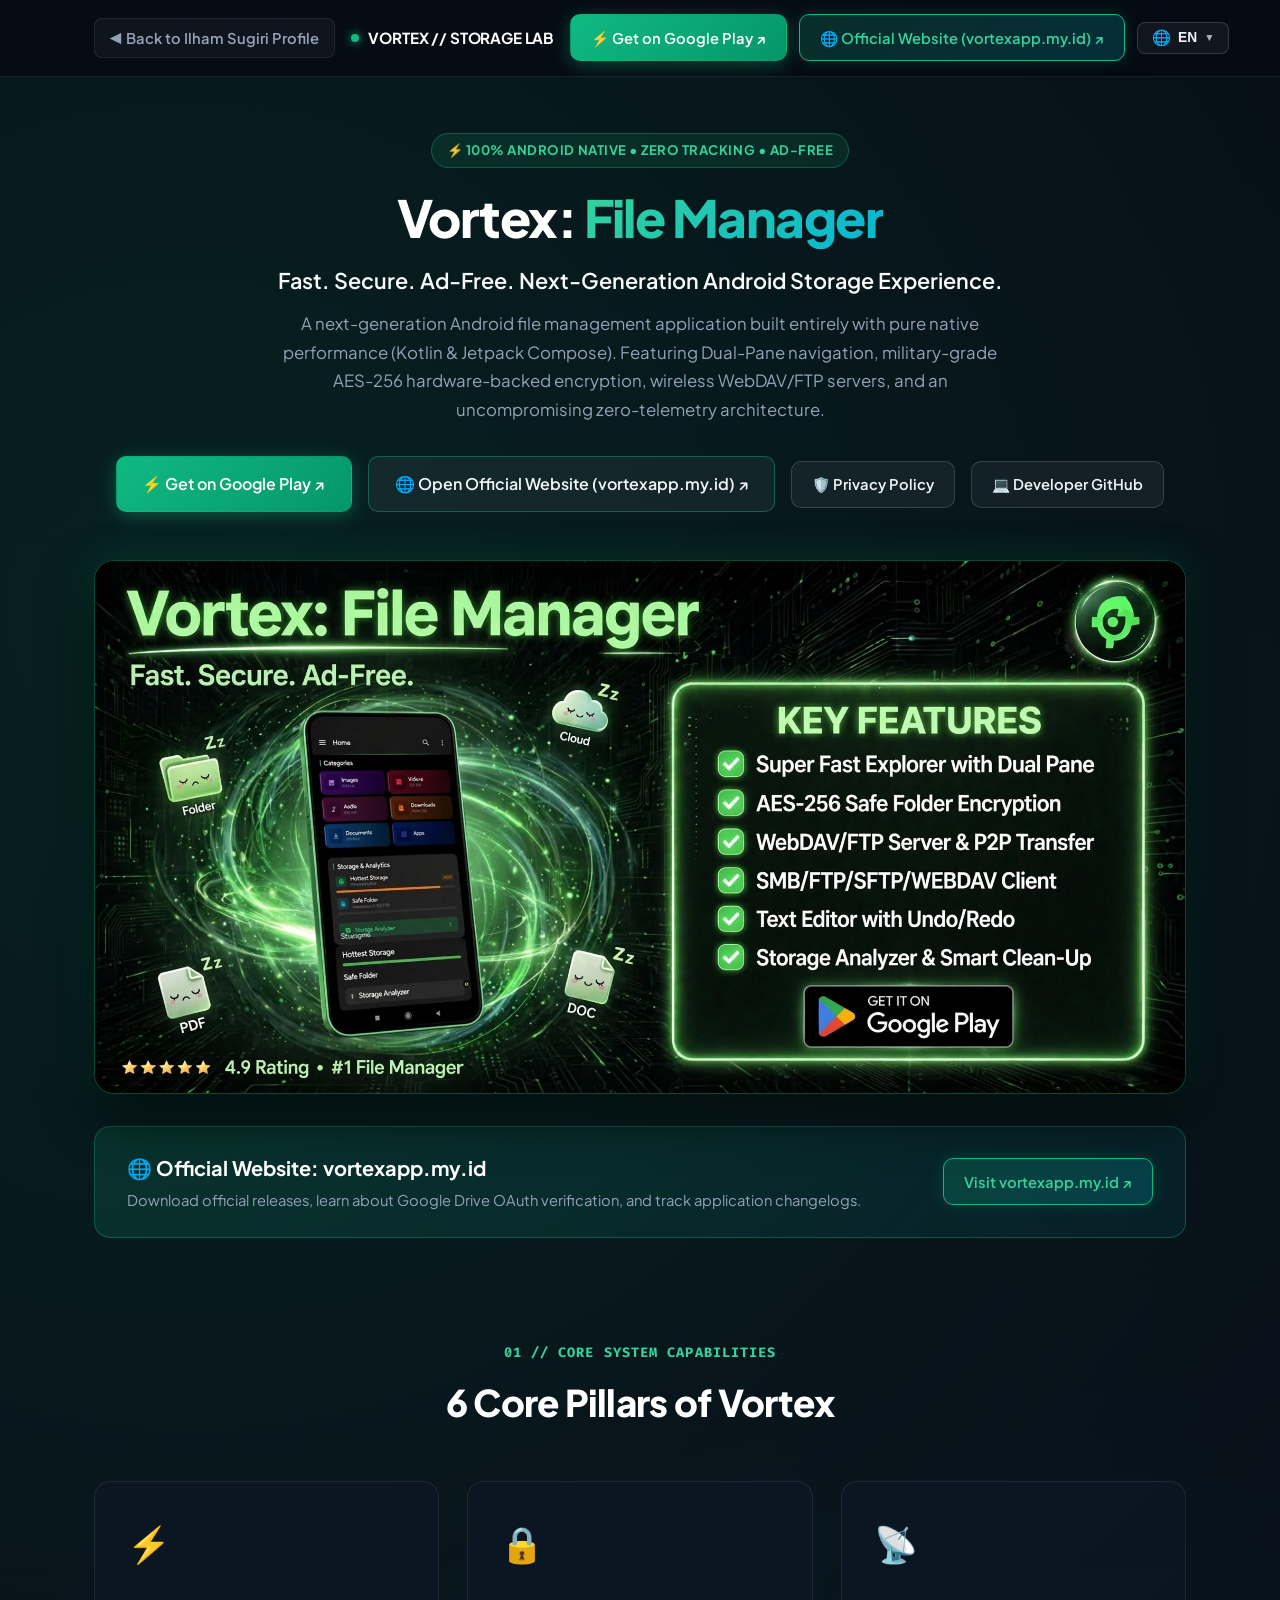
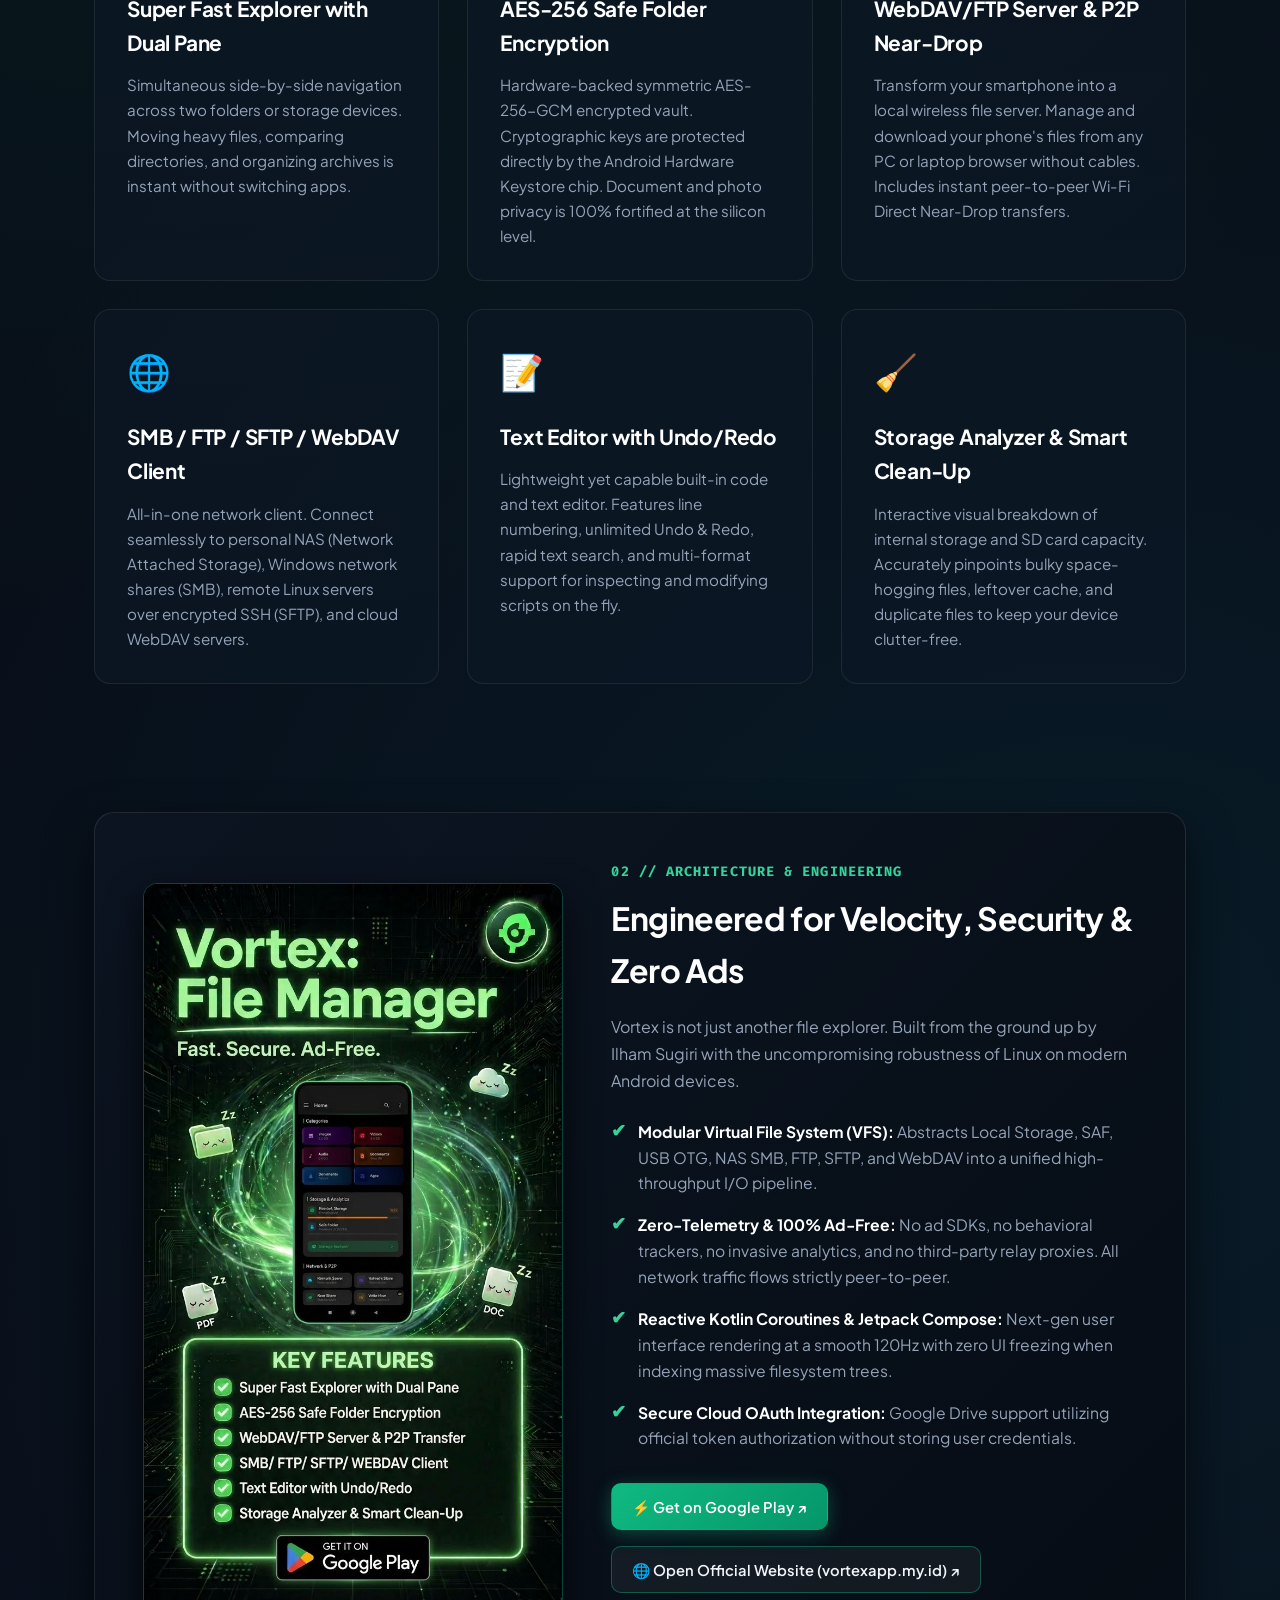
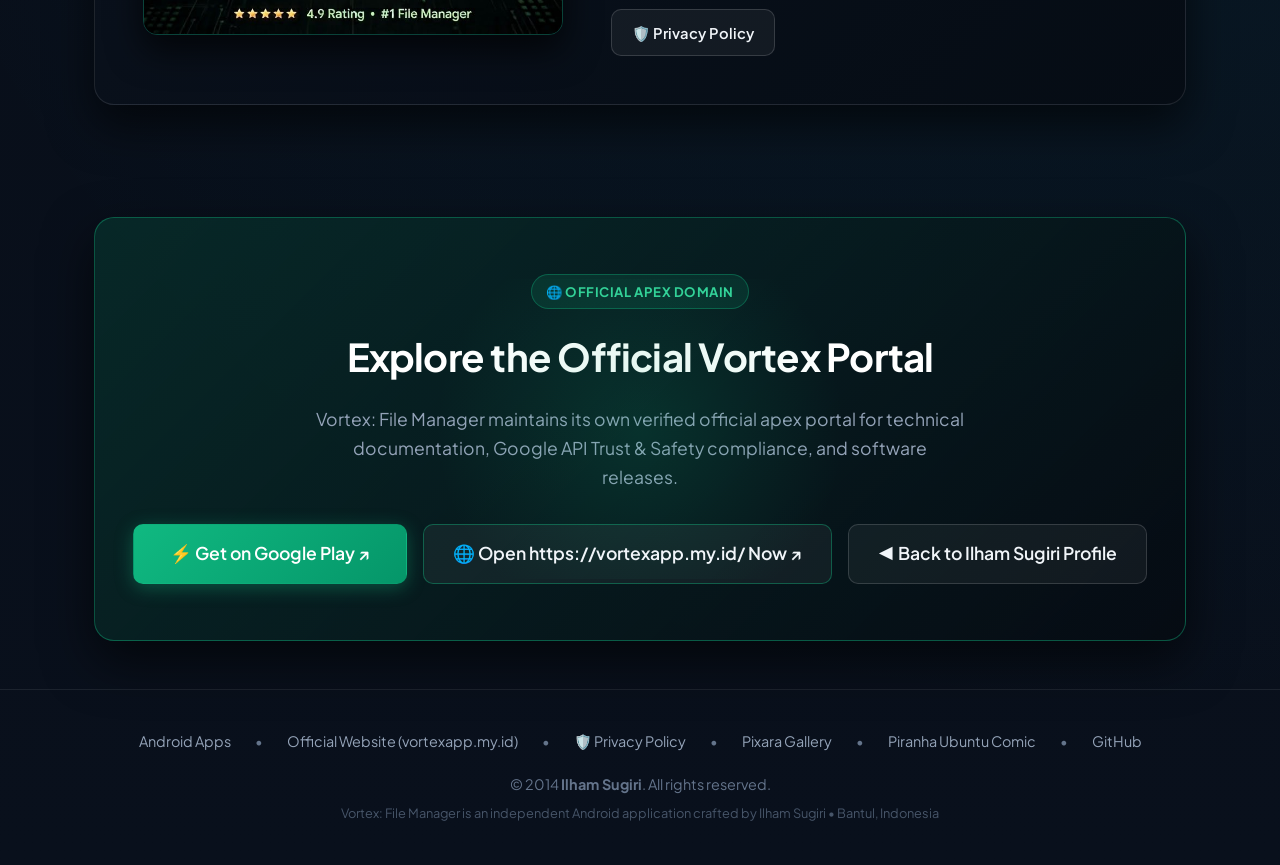
<file: vortexfilemanager/index.html>
<!DOCTYPE html>
<html lang="en">
<head>
    <meta charset="UTF-8">
    <meta http-equiv="refresh" content="0; url=../vortex/">
    <link rel="canonical" href="https://ilhampiranha.web.id/vortex/">
    <title>Redirecting to Vortex: File Manager...</title>
    <script>window.location.replace('../vortex/');</script>
</head>
<body style="background:#06080e;color:#94a3b8;font-family:sans-serif;text-align:center;padding:5rem 1rem;">
    <p>Redirecting to <a href="../vortex/" style="color:#38bdf8;">Vortex: File Manager Showcase</a>...</p>
</body>
</html>
</file>
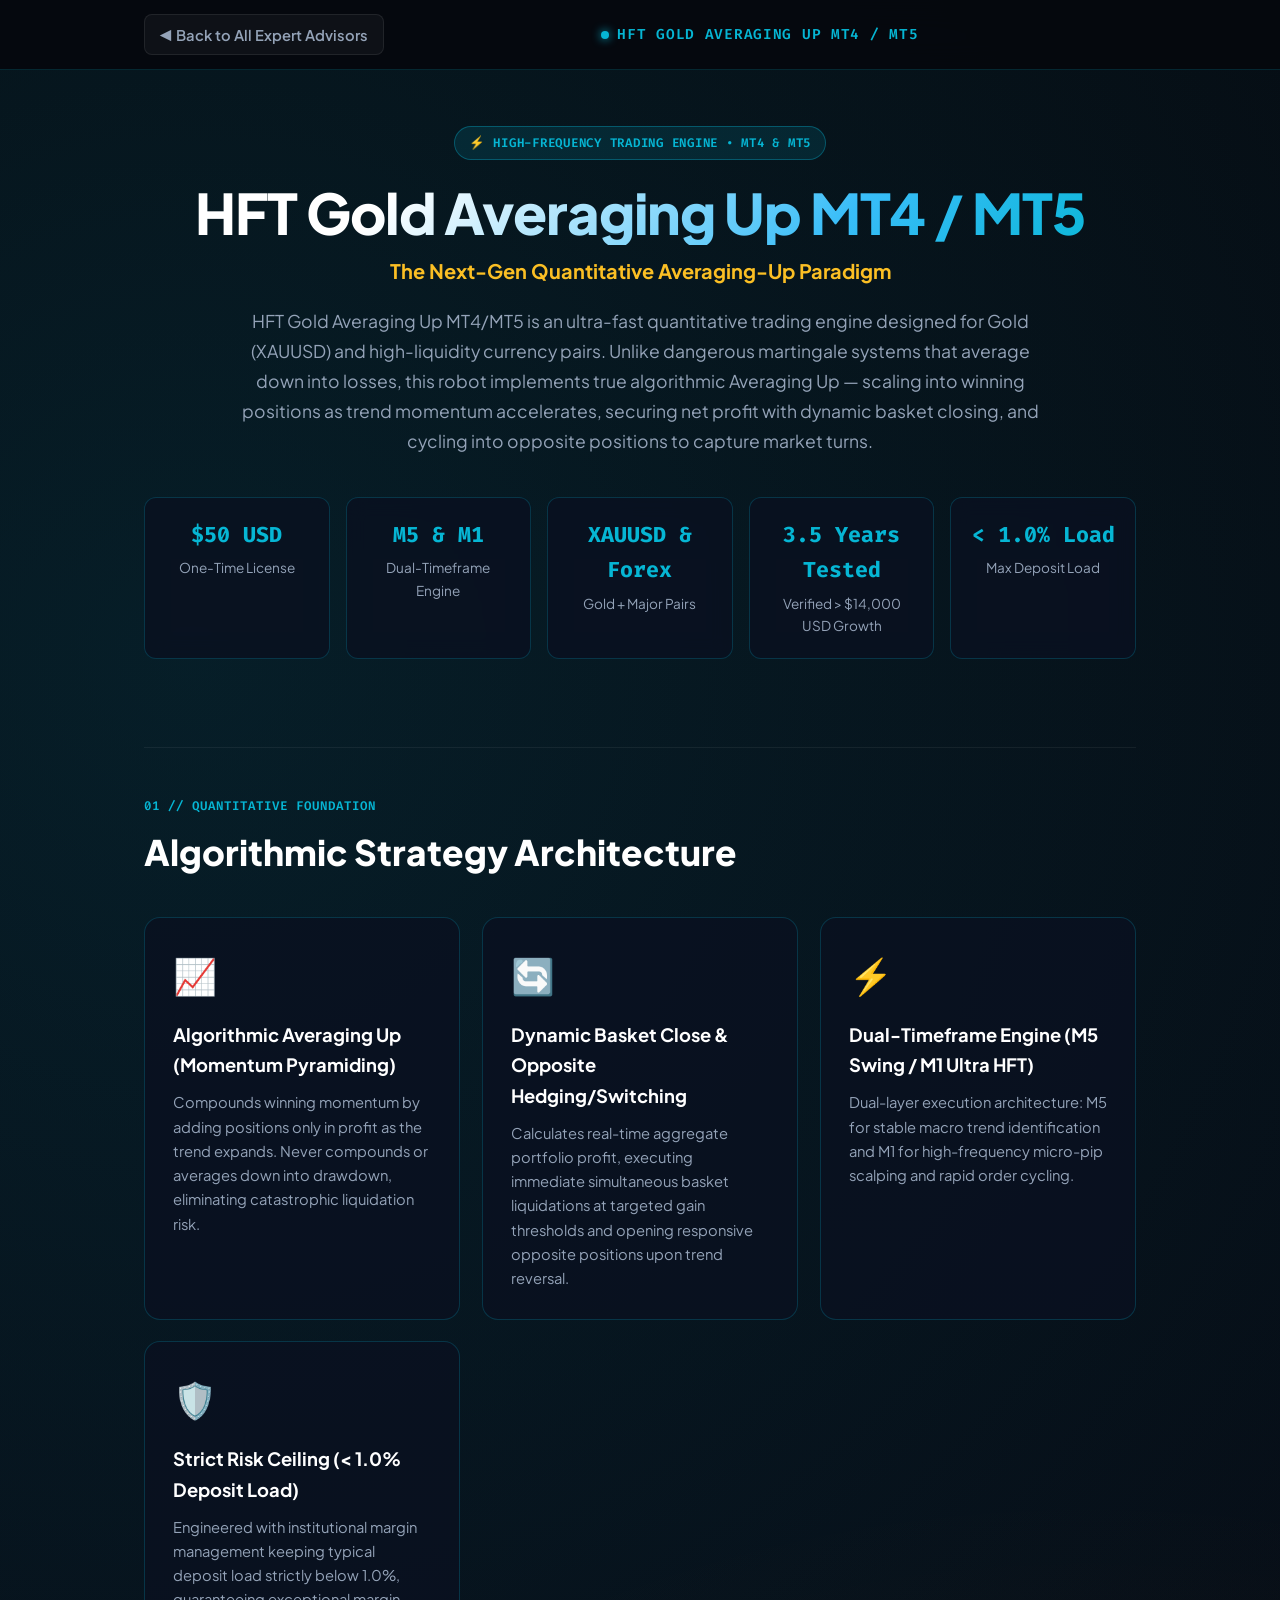
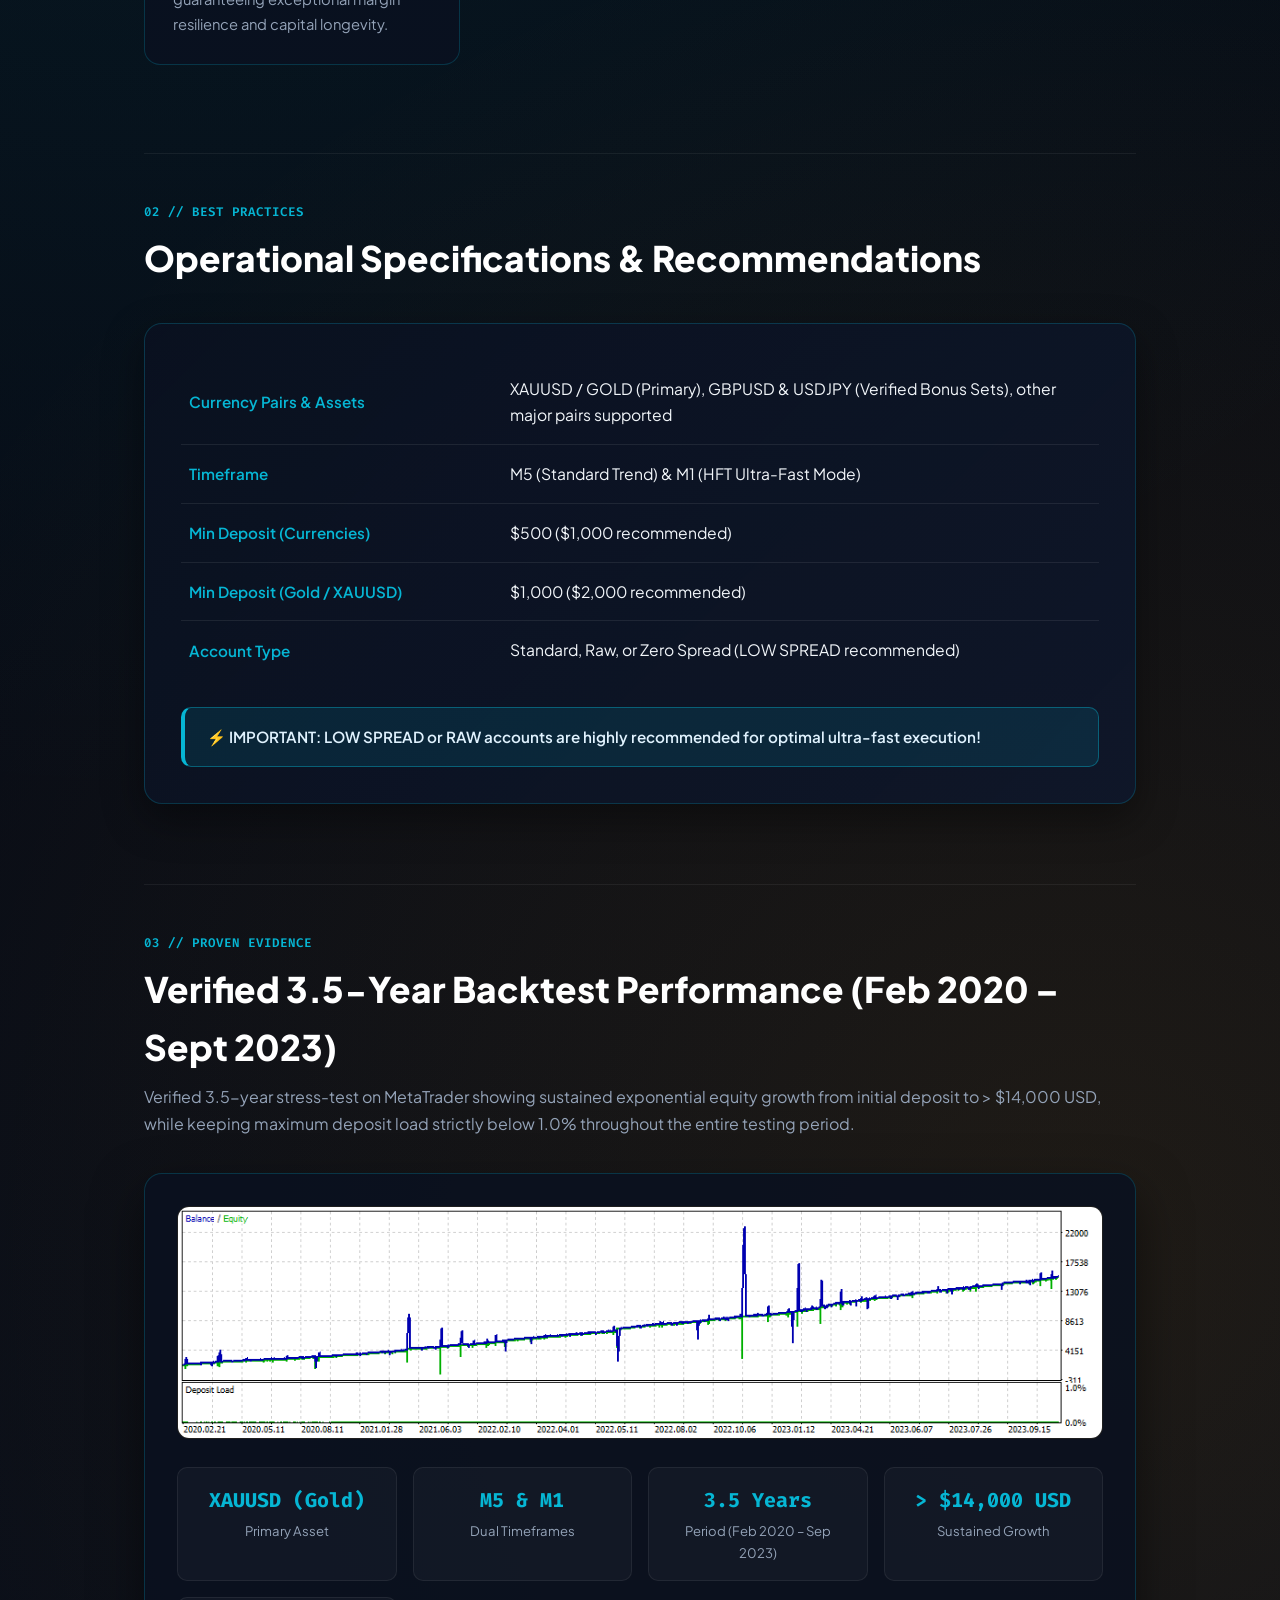
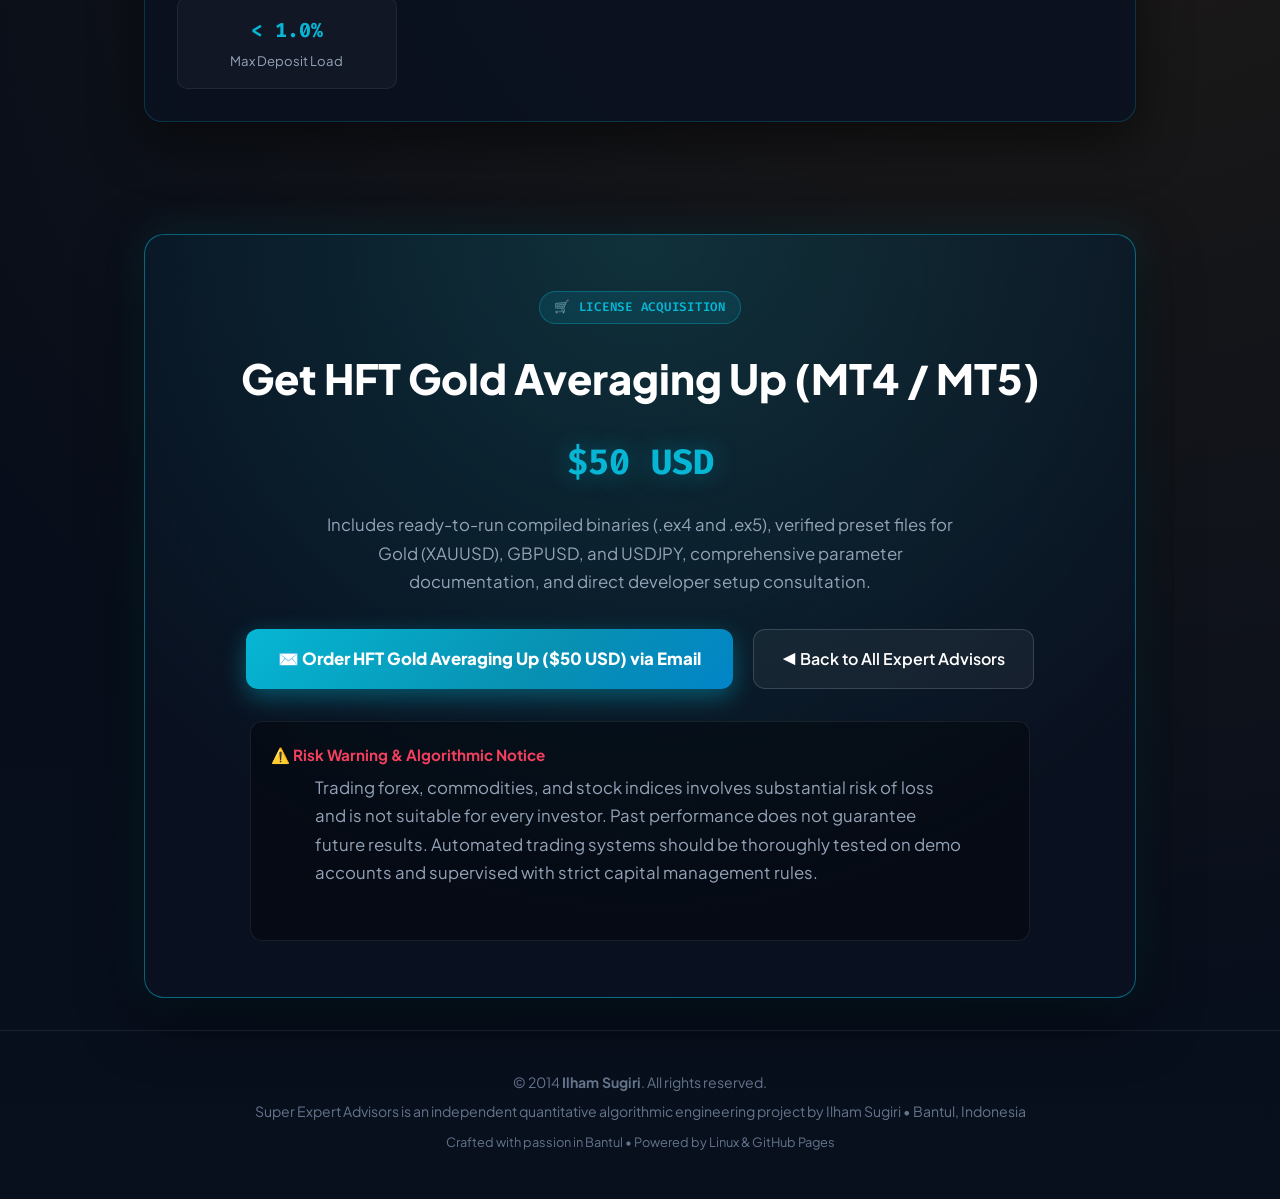
<file: ea/hft-gold-averaging-up/index.html>
<!DOCTYPE html>
<html lang="en">
<head>
    <meta charset="UTF-8">
    <meta http-equiv="refresh" content="0; url=../../superexpertadvisors/hft-gold-averaging-up/">
    <link rel="canonical" href="https://ilhampiranha.web.id/superexpertadvisors/hft-gold-averaging-up/">
    <title>Redirecting to HFT Gold Averaging Up MT4 / MT5...</title>
    <script>window.location.replace('../../superexpertadvisors/hft-gold-averaging-up/');</script>
</head>
<body style="background:#06080e;color:#94a3b8;font-family:sans-serif;text-align:center;padding:5rem 1rem;">
    <p>Redirecting to <a href="../../superexpertadvisors/hft-gold-averaging-up/" style="color:#06b6d4;">HFT Gold Averaging Up MT4 / MT5</a>...</p>
</body>
</html>
</file>
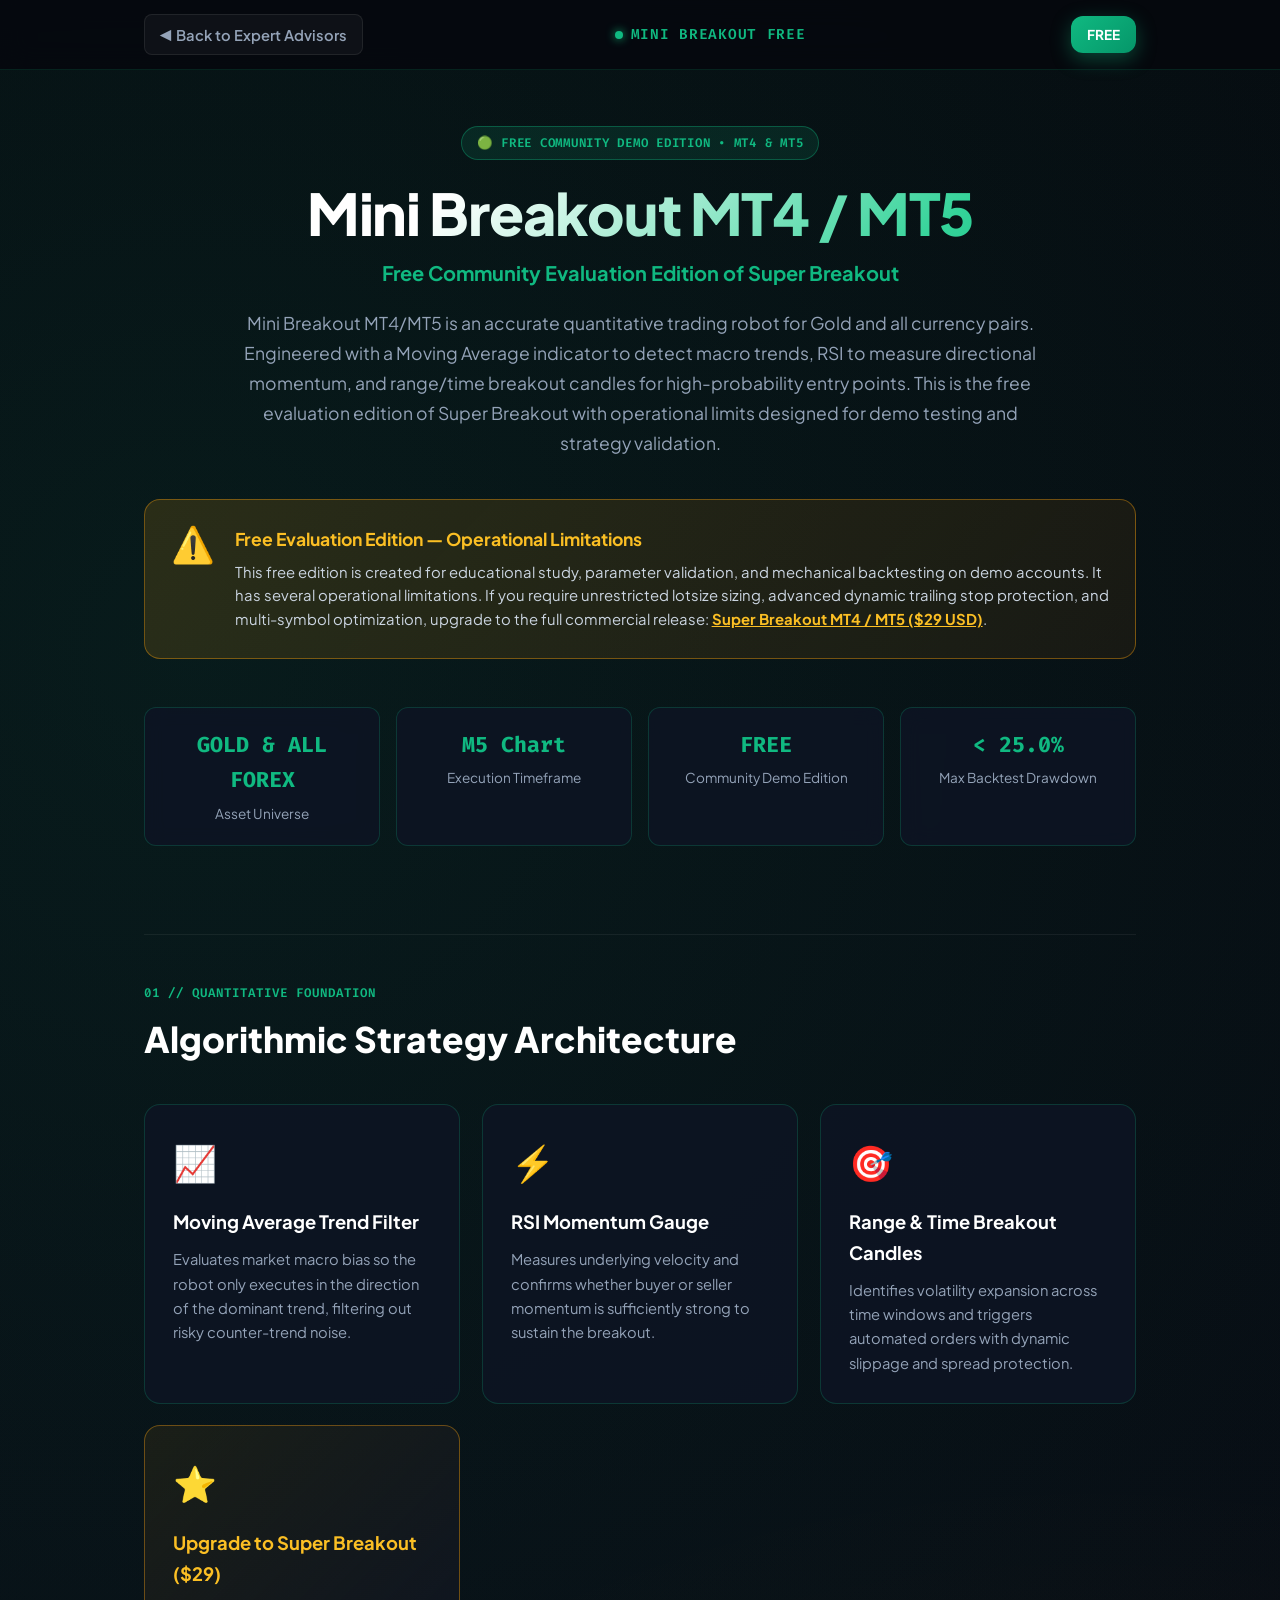
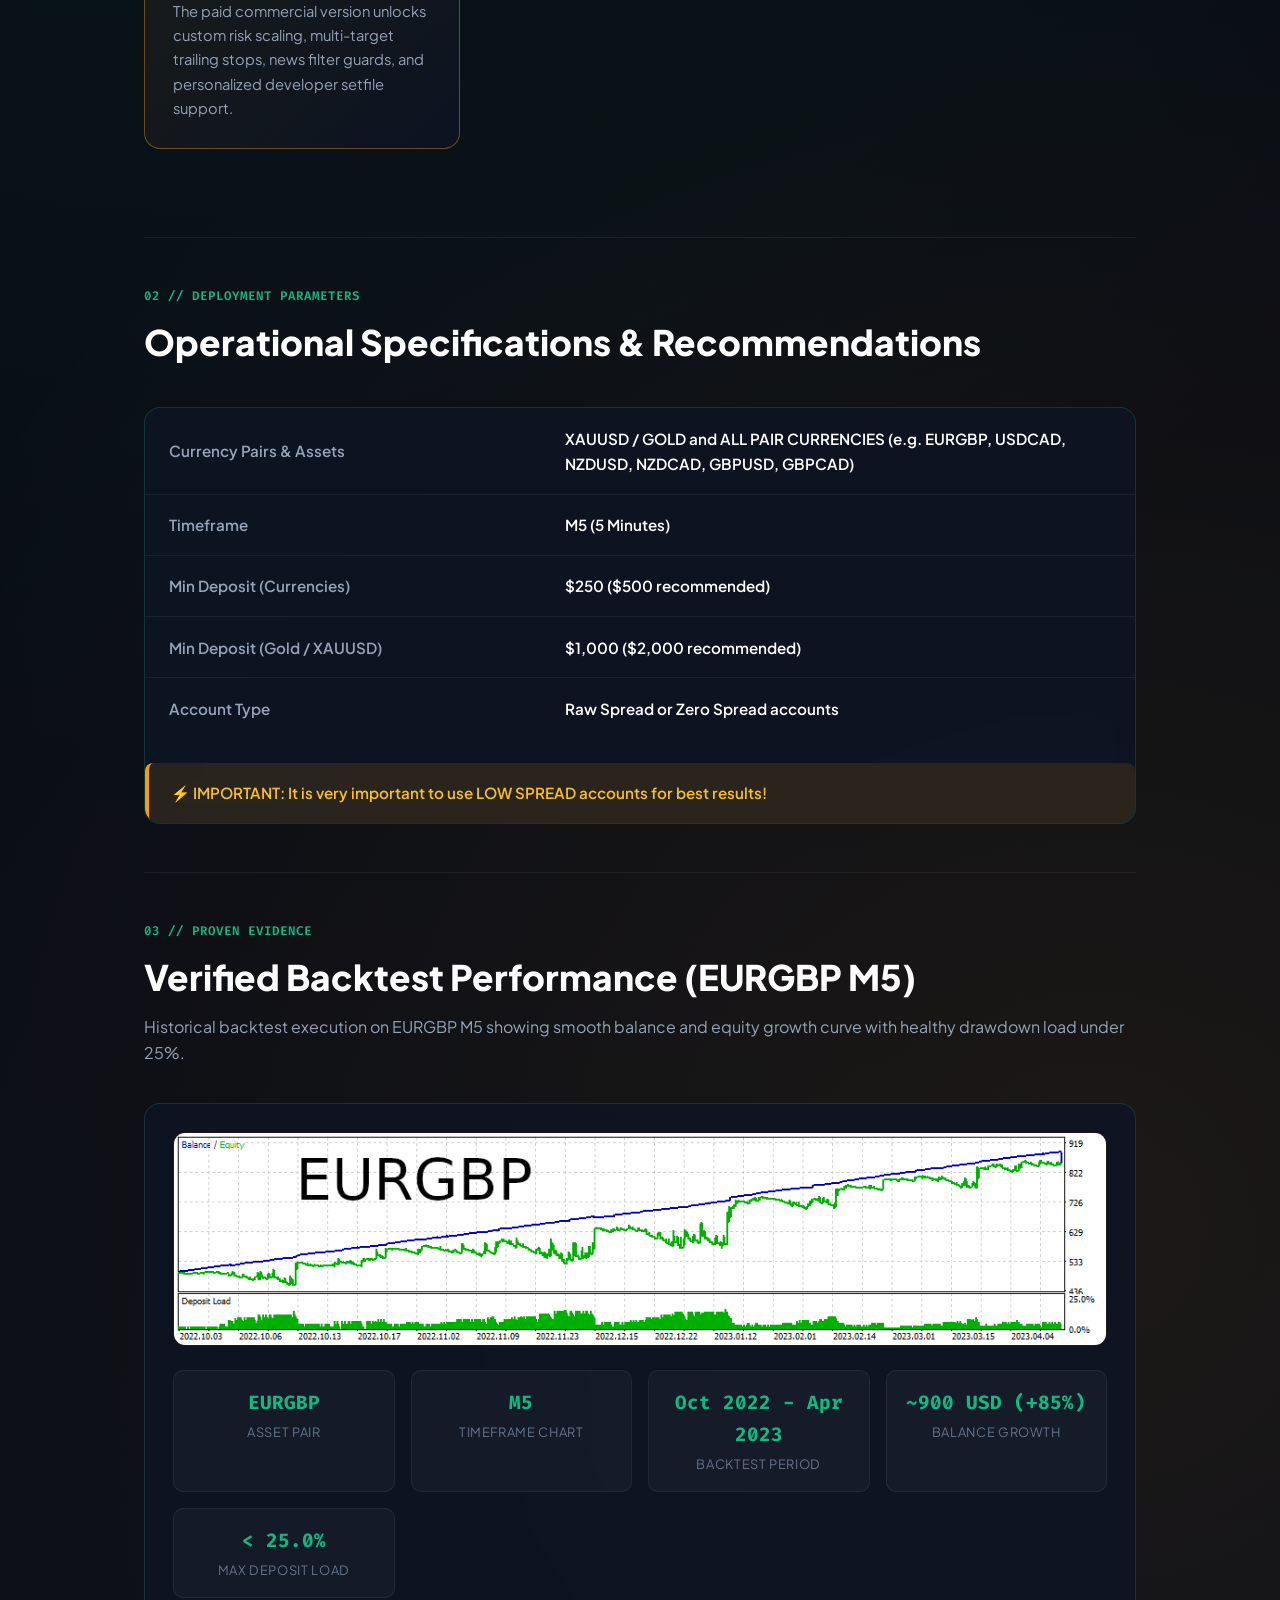
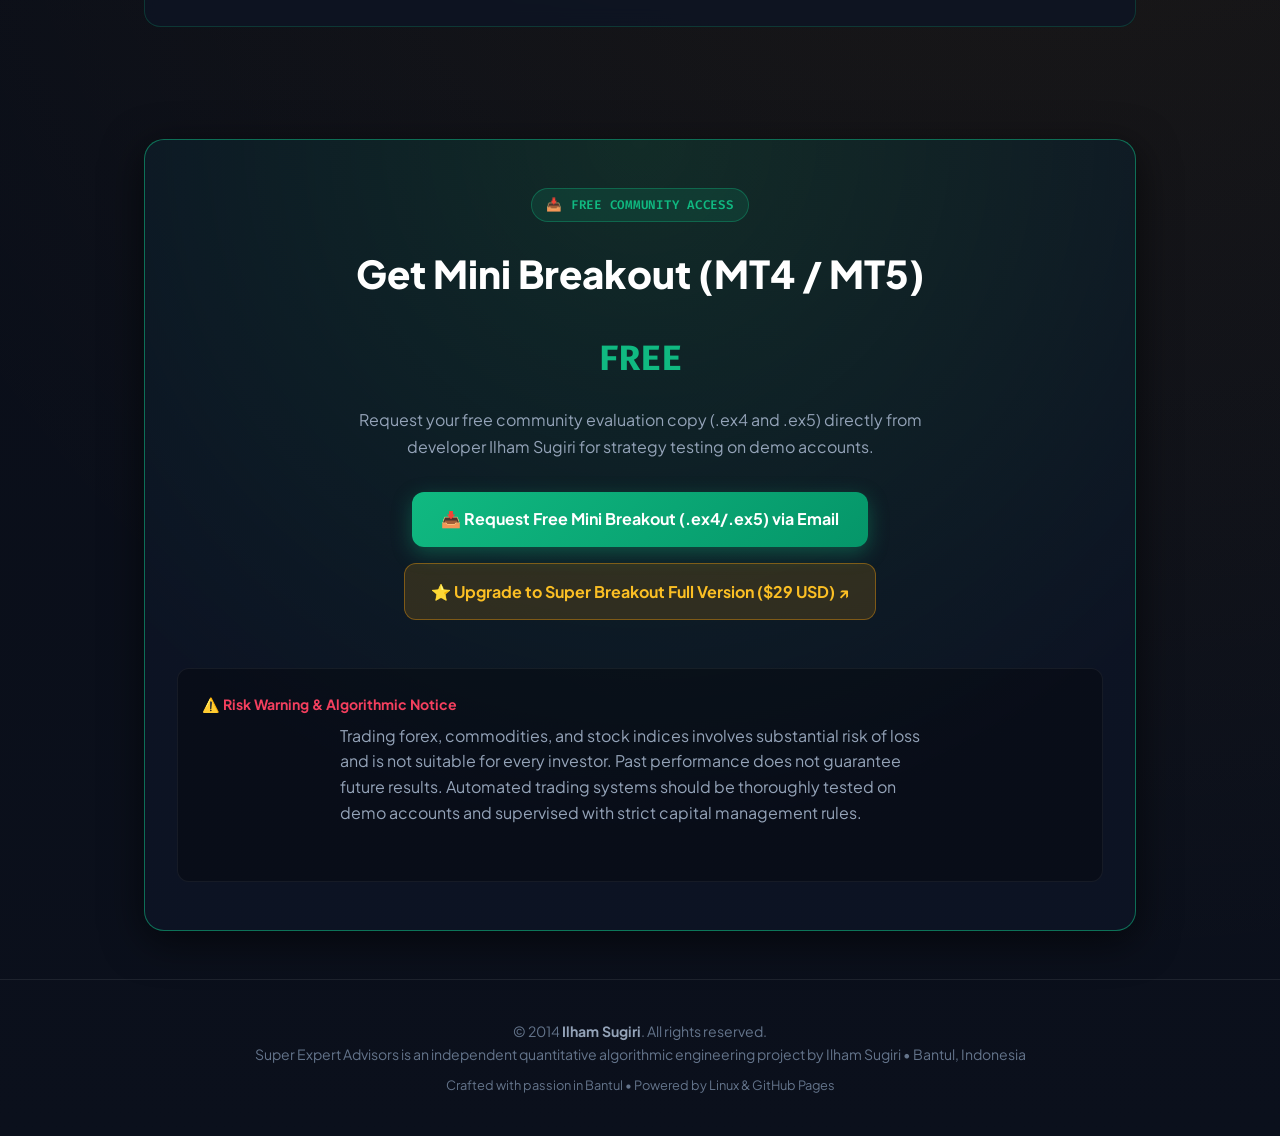
<file: ea/mini-breakout/index.html>
<!DOCTYPE html>
<html lang="en">
<head>
    <meta charset="UTF-8">
    <meta http-equiv="refresh" content="0; url=../../superexpertadvisors/mini-breakout/">
    <link rel="canonical" href="https://ilhampiranha.web.id/superexpertadvisors/mini-breakout/">
    <title>Redirecting to Mini Breakout MT4 / MT5...</title>
    <script>window.location.replace('../../superexpertadvisors/mini-breakout/');</script>
</head>
<body style="background:#06080e;color:#94a3b8;font-family:sans-serif;text-align:center;padding:5rem 1rem;">
    <p>Redirecting to <a href="../../superexpertadvisors/mini-breakout/" style="color:#10b981;">Mini Breakout MT4 / MT5</a>...</p>
</body>
</html>
</file>
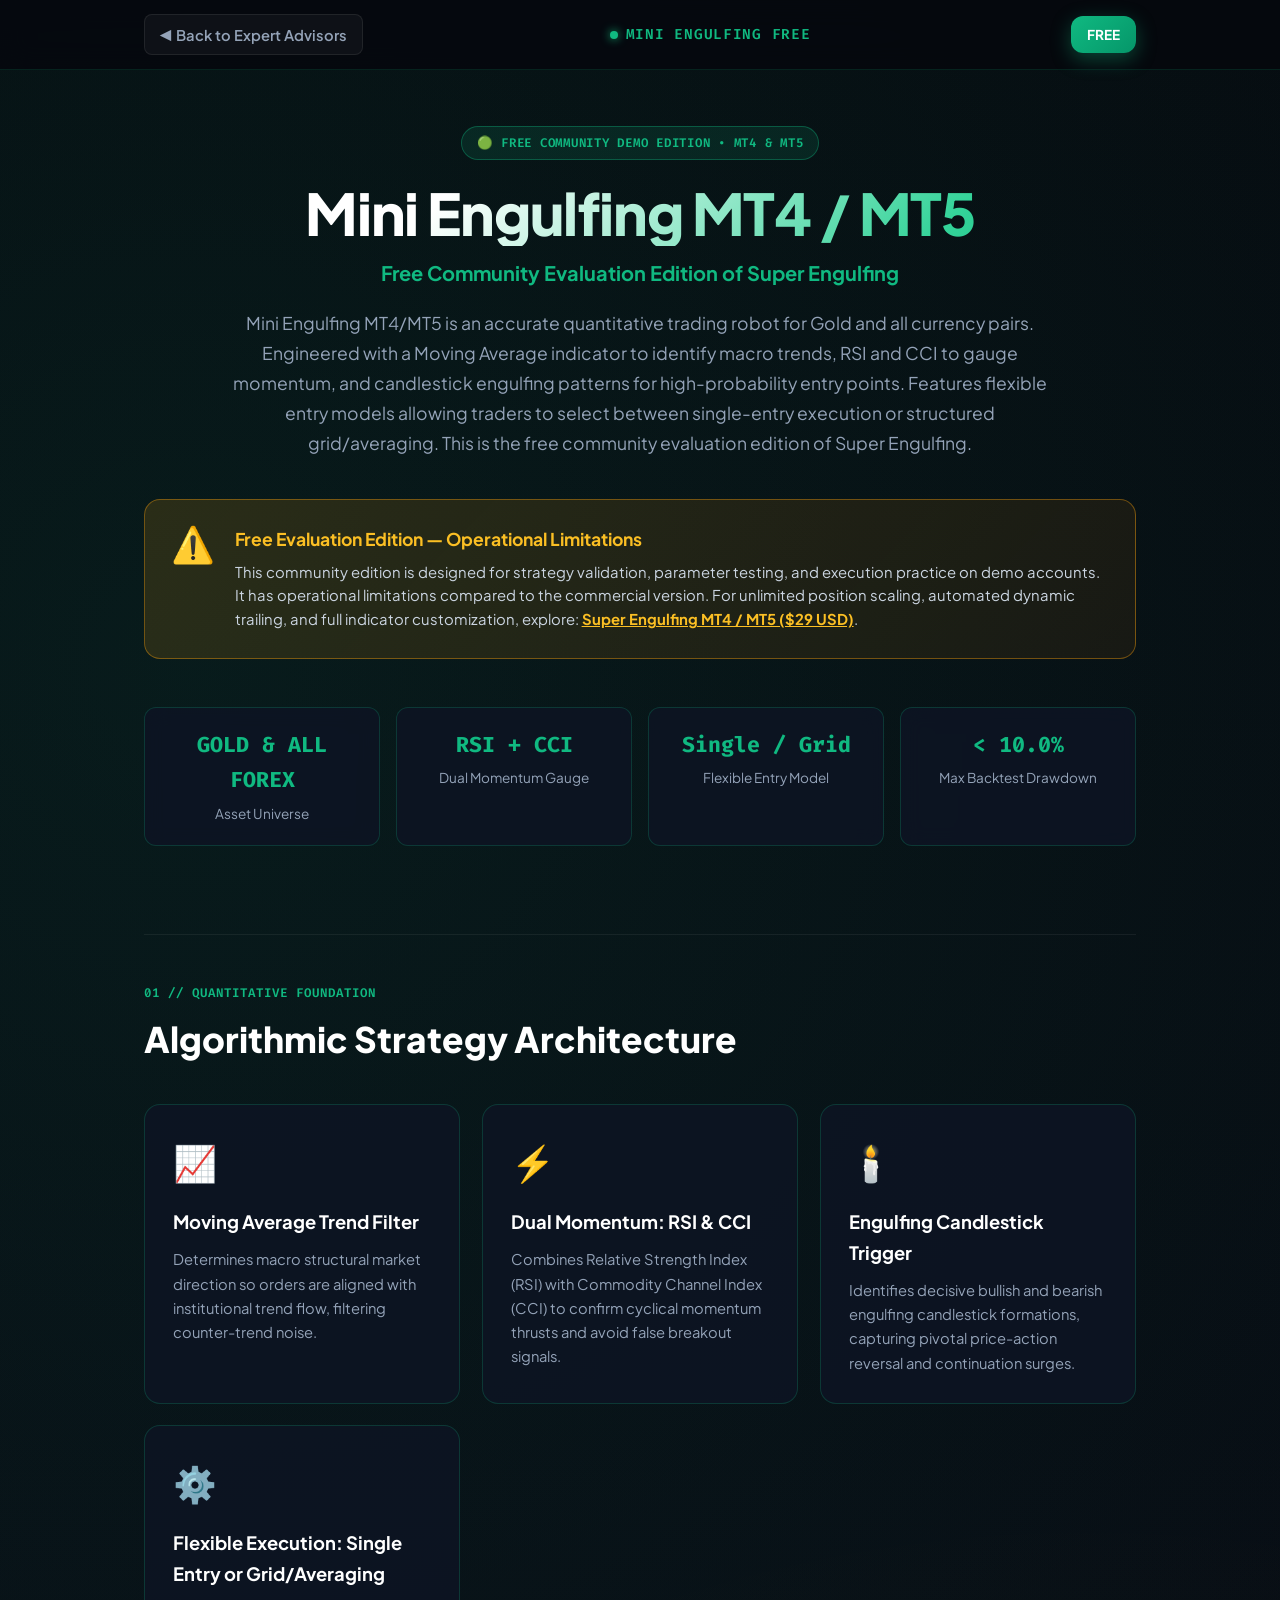
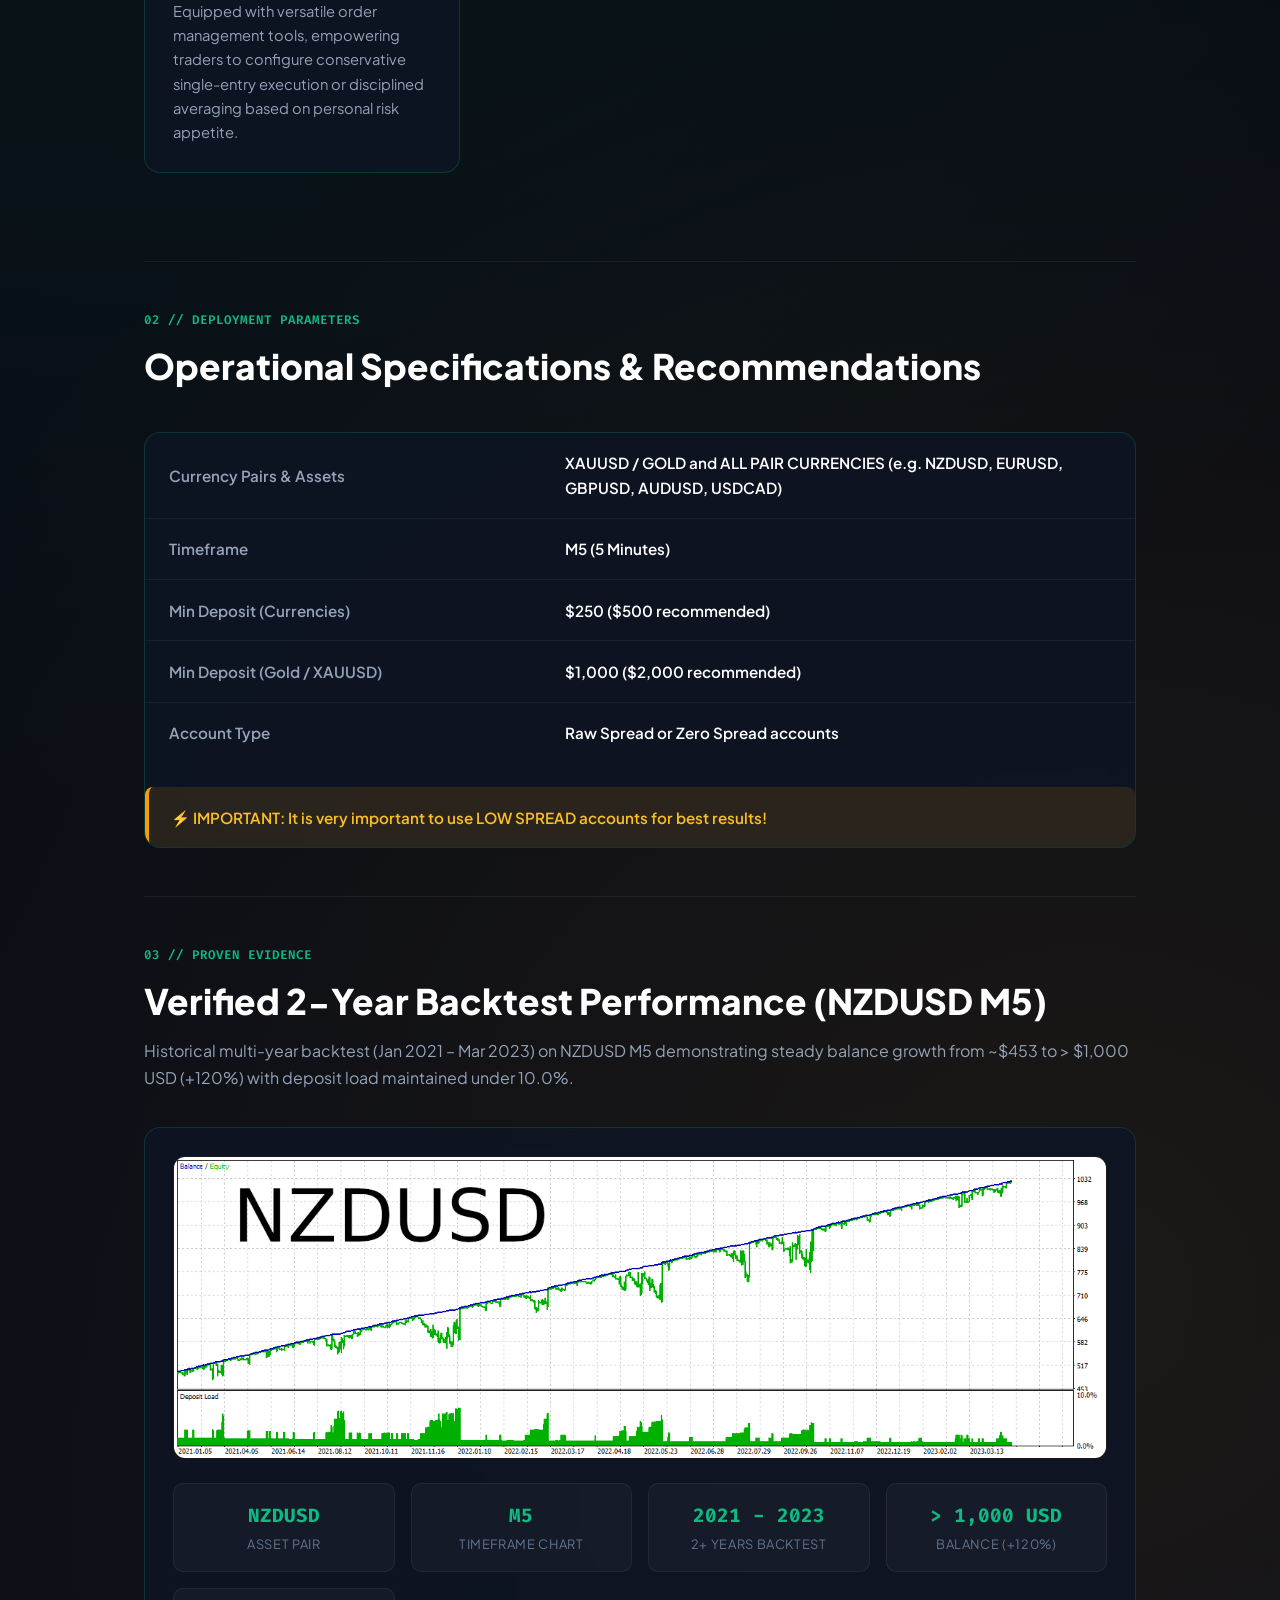
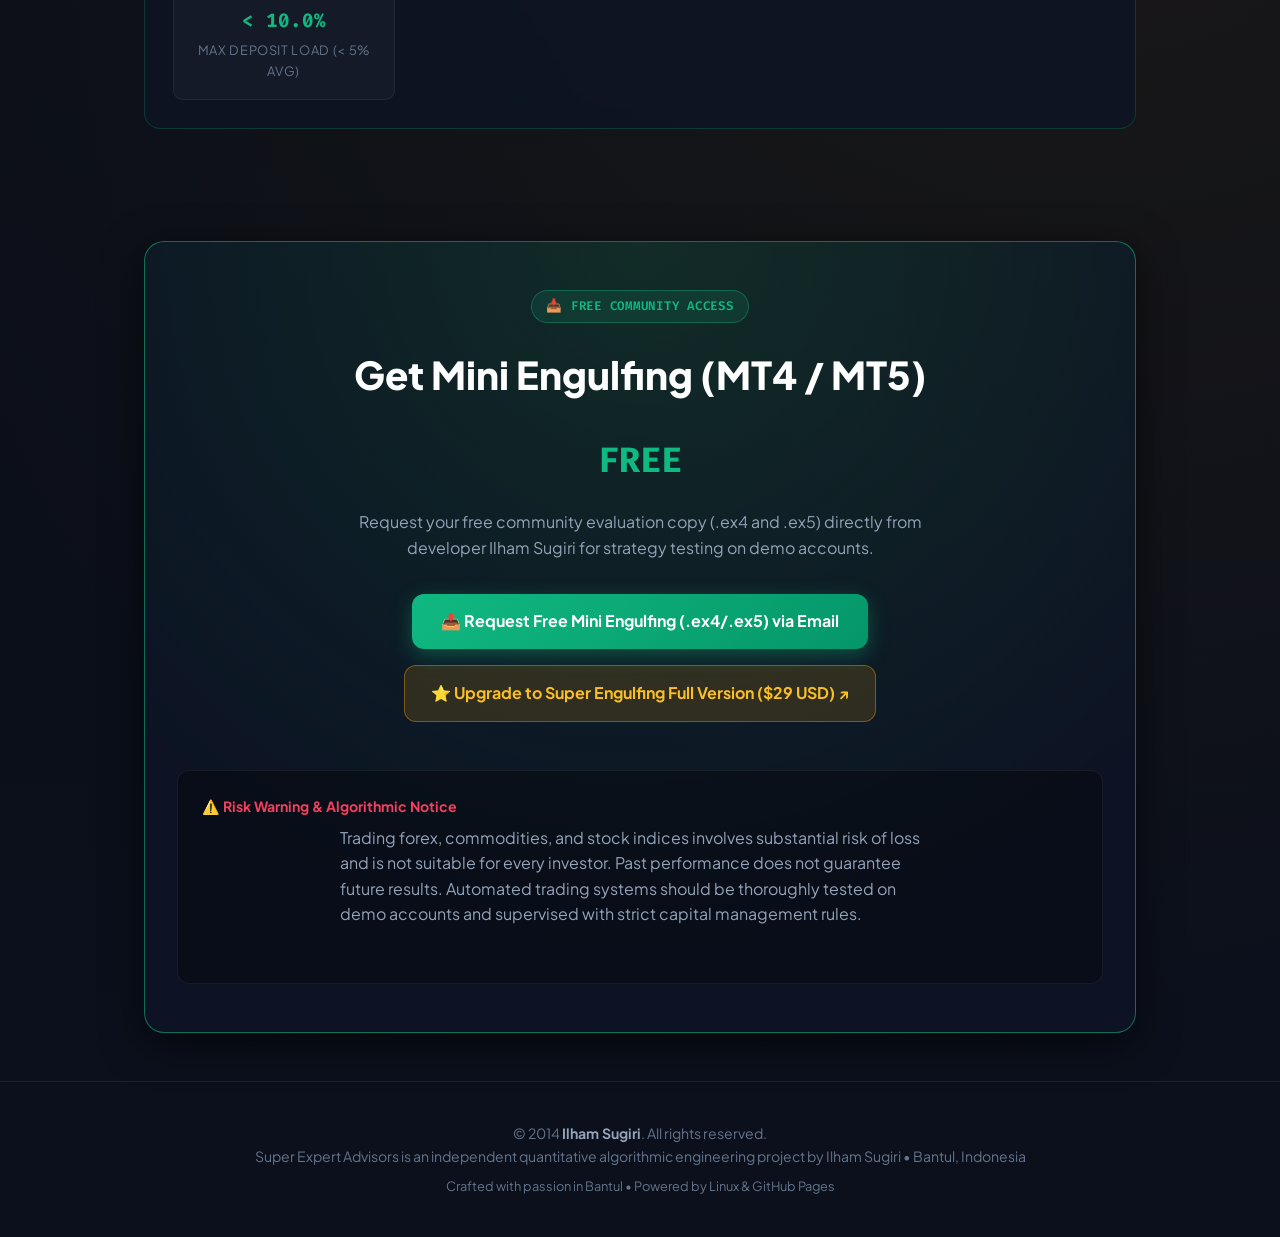
<file: ea/mini-engulfing/index.html>
<!DOCTYPE html>
<html lang="en">
<head>
    <meta charset="UTF-8">
    <meta http-equiv="refresh" content="0; url=../../superexpertadvisors/mini-engulfing/">
    <link rel="canonical" href="https://ilhampiranha.web.id/superexpertadvisors/mini-engulfing/">
    <title>Redirecting to Mini Engulfing MT4 / MT5...</title>
    <script>window.location.replace('../../superexpertadvisors/mini-engulfing/');</script>
</head>
<body style="background:#06080e;color:#94a3b8;font-family:sans-serif;text-align:center;padding:5rem 1rem;">
    <p>Redirecting to <a href="../../superexpertadvisors/mini-engulfing/" style="color:#10b981;">Mini Engulfing MT4 / MT5</a>...</p>
</body>
</html>
</file>
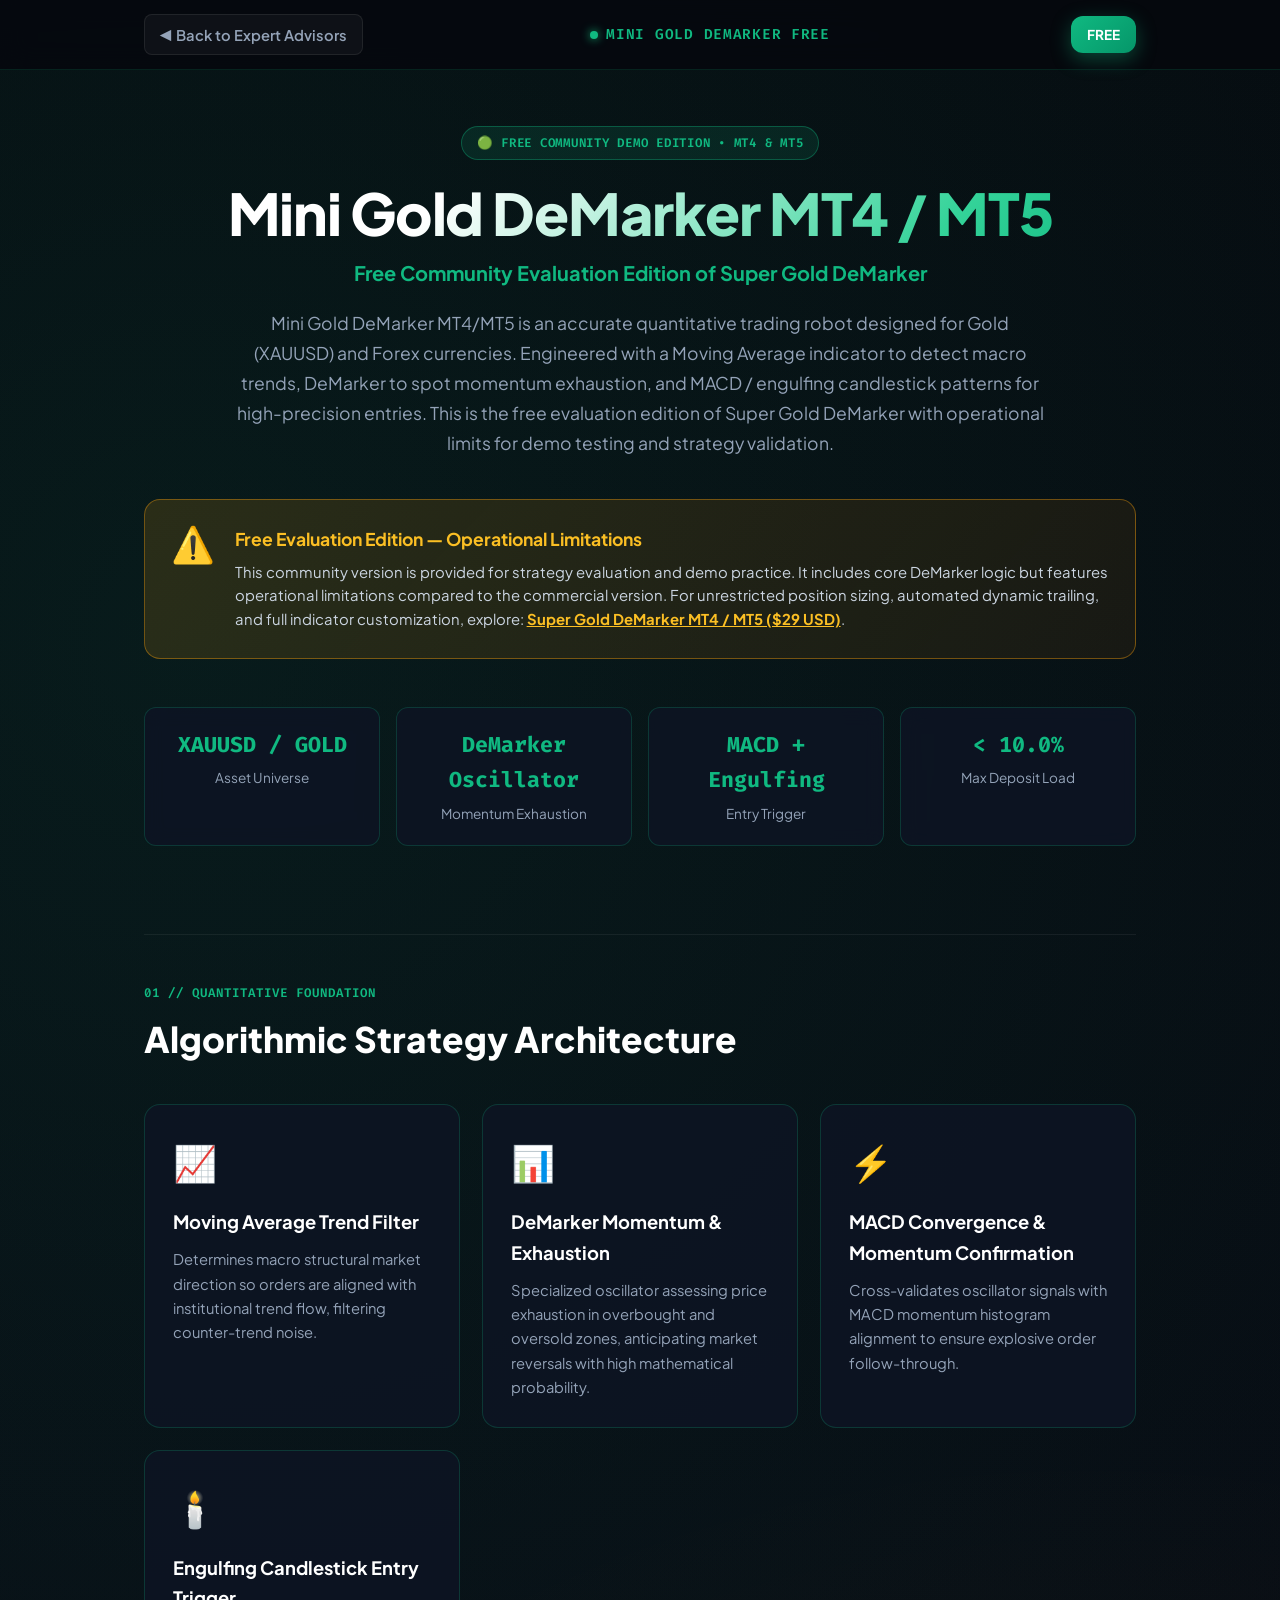
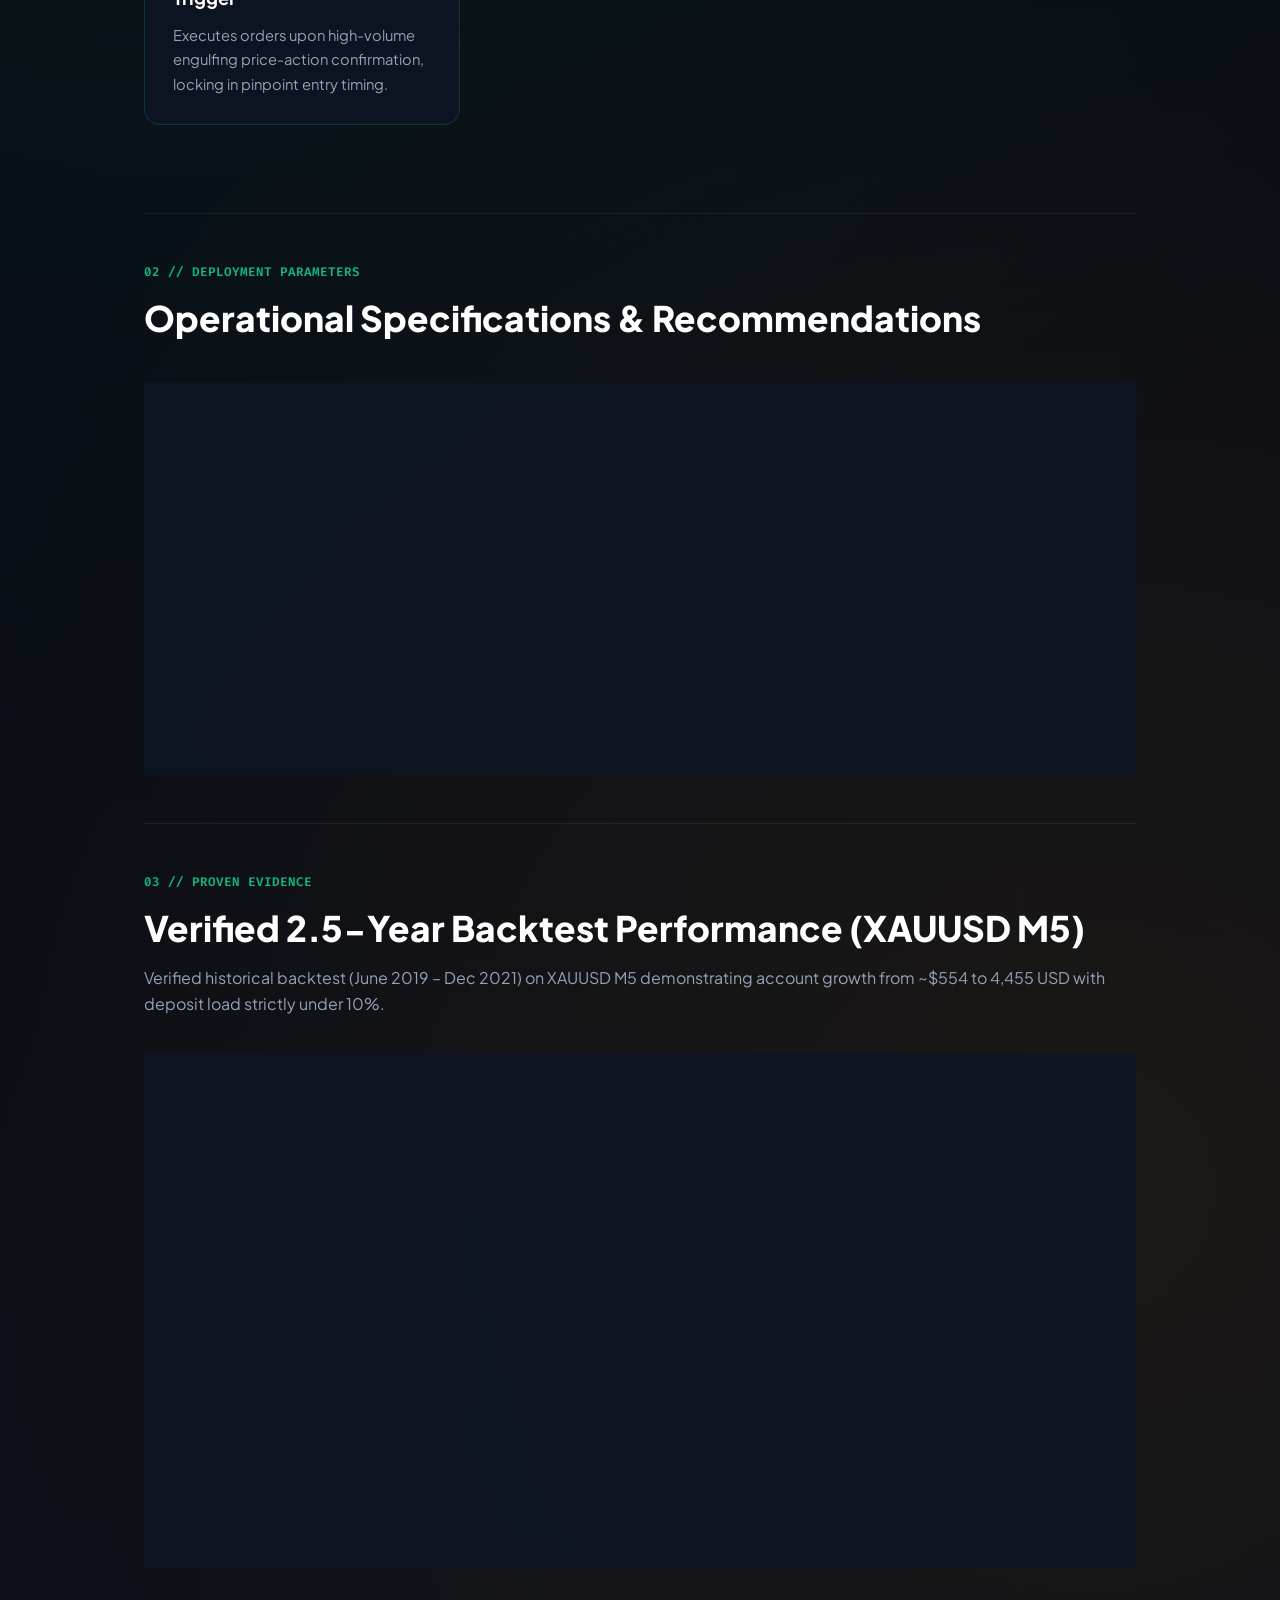
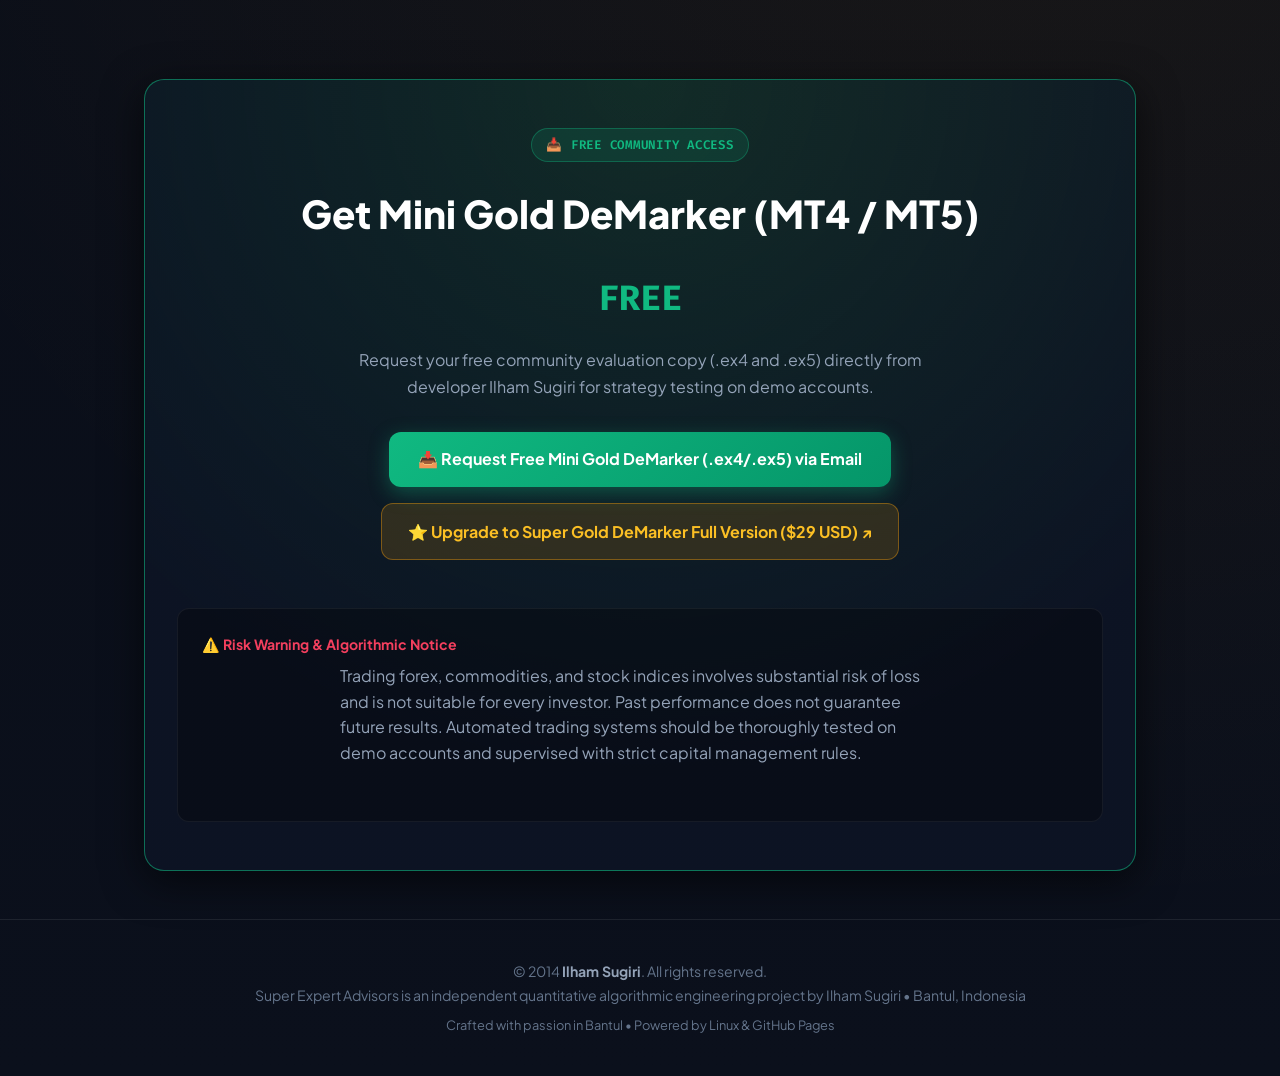
<file: ea/mini-gold-demarker/index.html>
<!DOCTYPE html>
<html lang="en">
<head>
    <meta charset="UTF-8">
    <meta http-equiv="refresh" content="0; url=../../superexpertadvisors/mini-gold-demarker/">
    <link rel="canonical" href="https://ilhampiranha.web.id/superexpertadvisors/mini-gold-demarker/">
    <title>Redirecting to Mini Gold DeMarker MT4 / MT5...</title>
    <script>window.location.replace('../../superexpertadvisors/mini-gold-demarker/');</script>
</head>
<body style="background:#06080e;color:#94a3b8;font-family:sans-serif;text-align:center;padding:5rem 1rem;">
    <p>Redirecting to <a href="../../superexpertadvisors/mini-gold-demarker/" style="color:#10b981;">Mini Gold DeMarker MT4 / MT5</a>...</p>
</body>
</html>
</file>
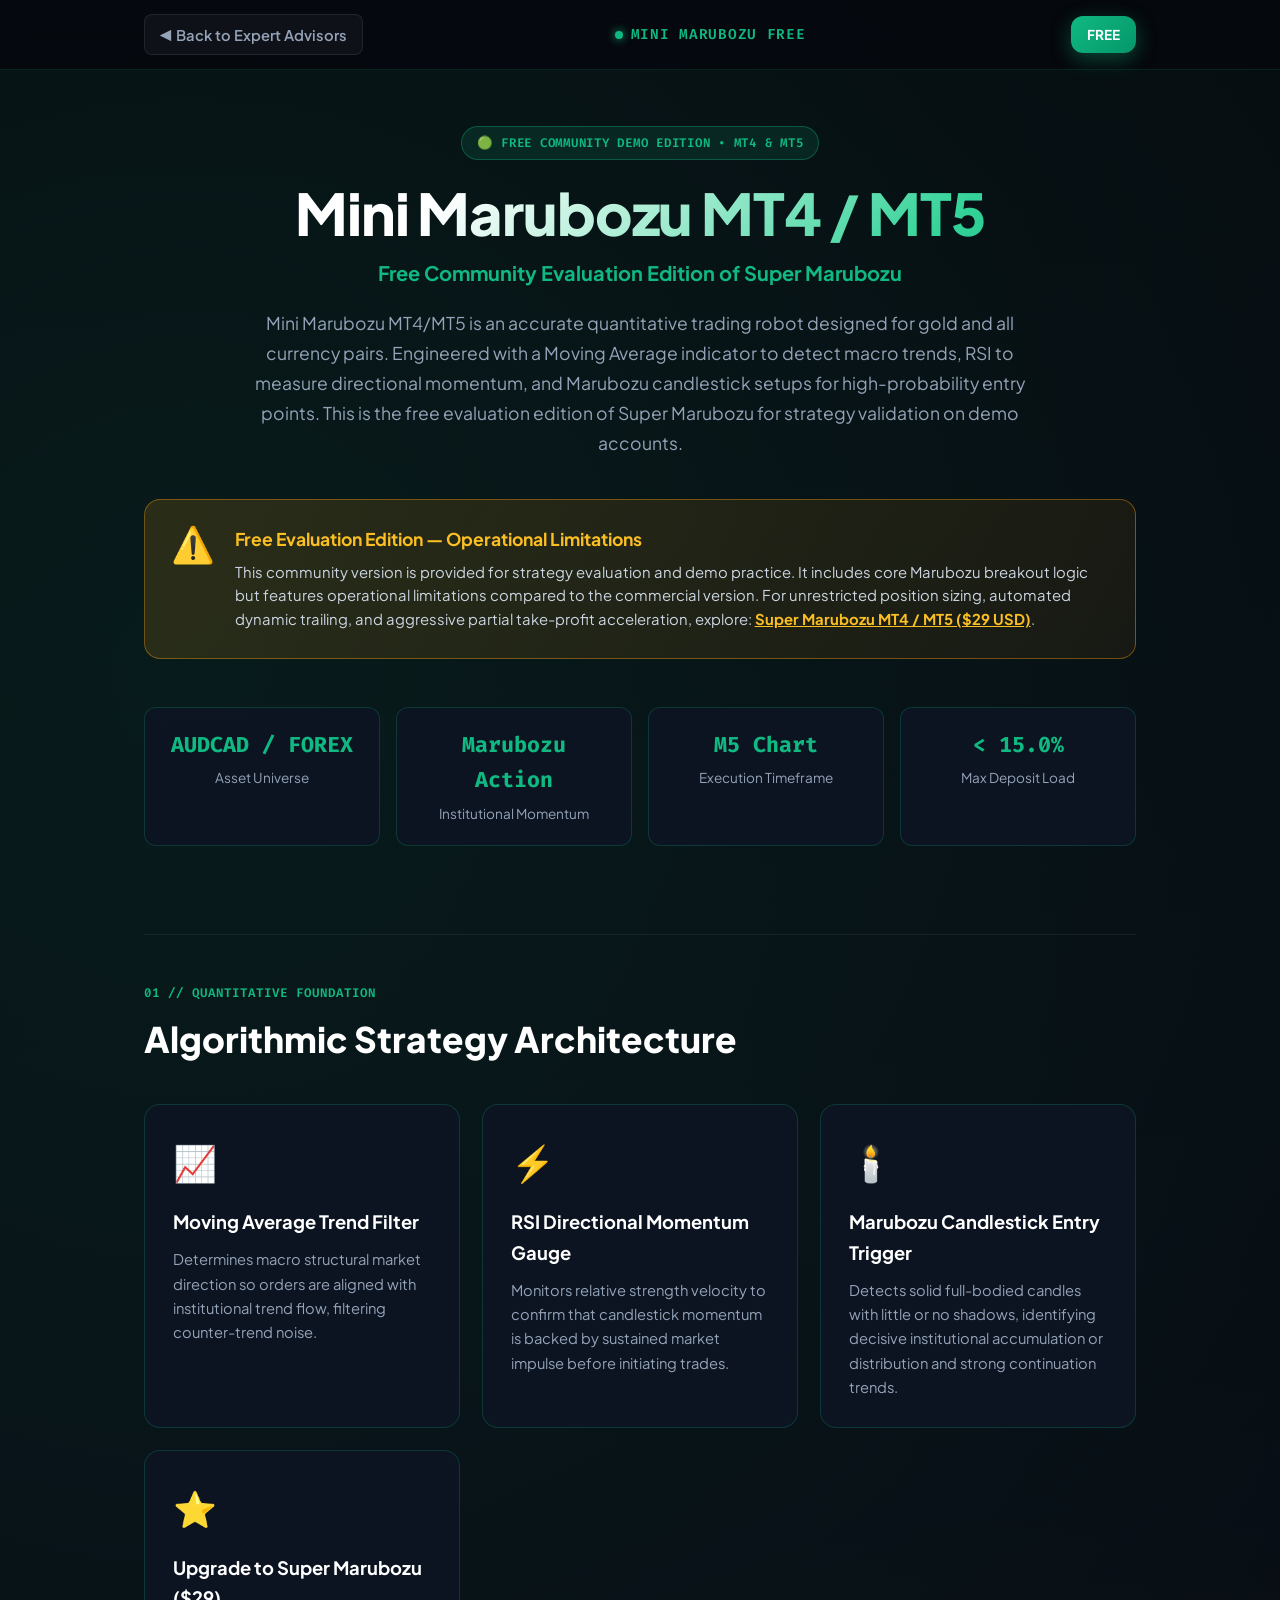
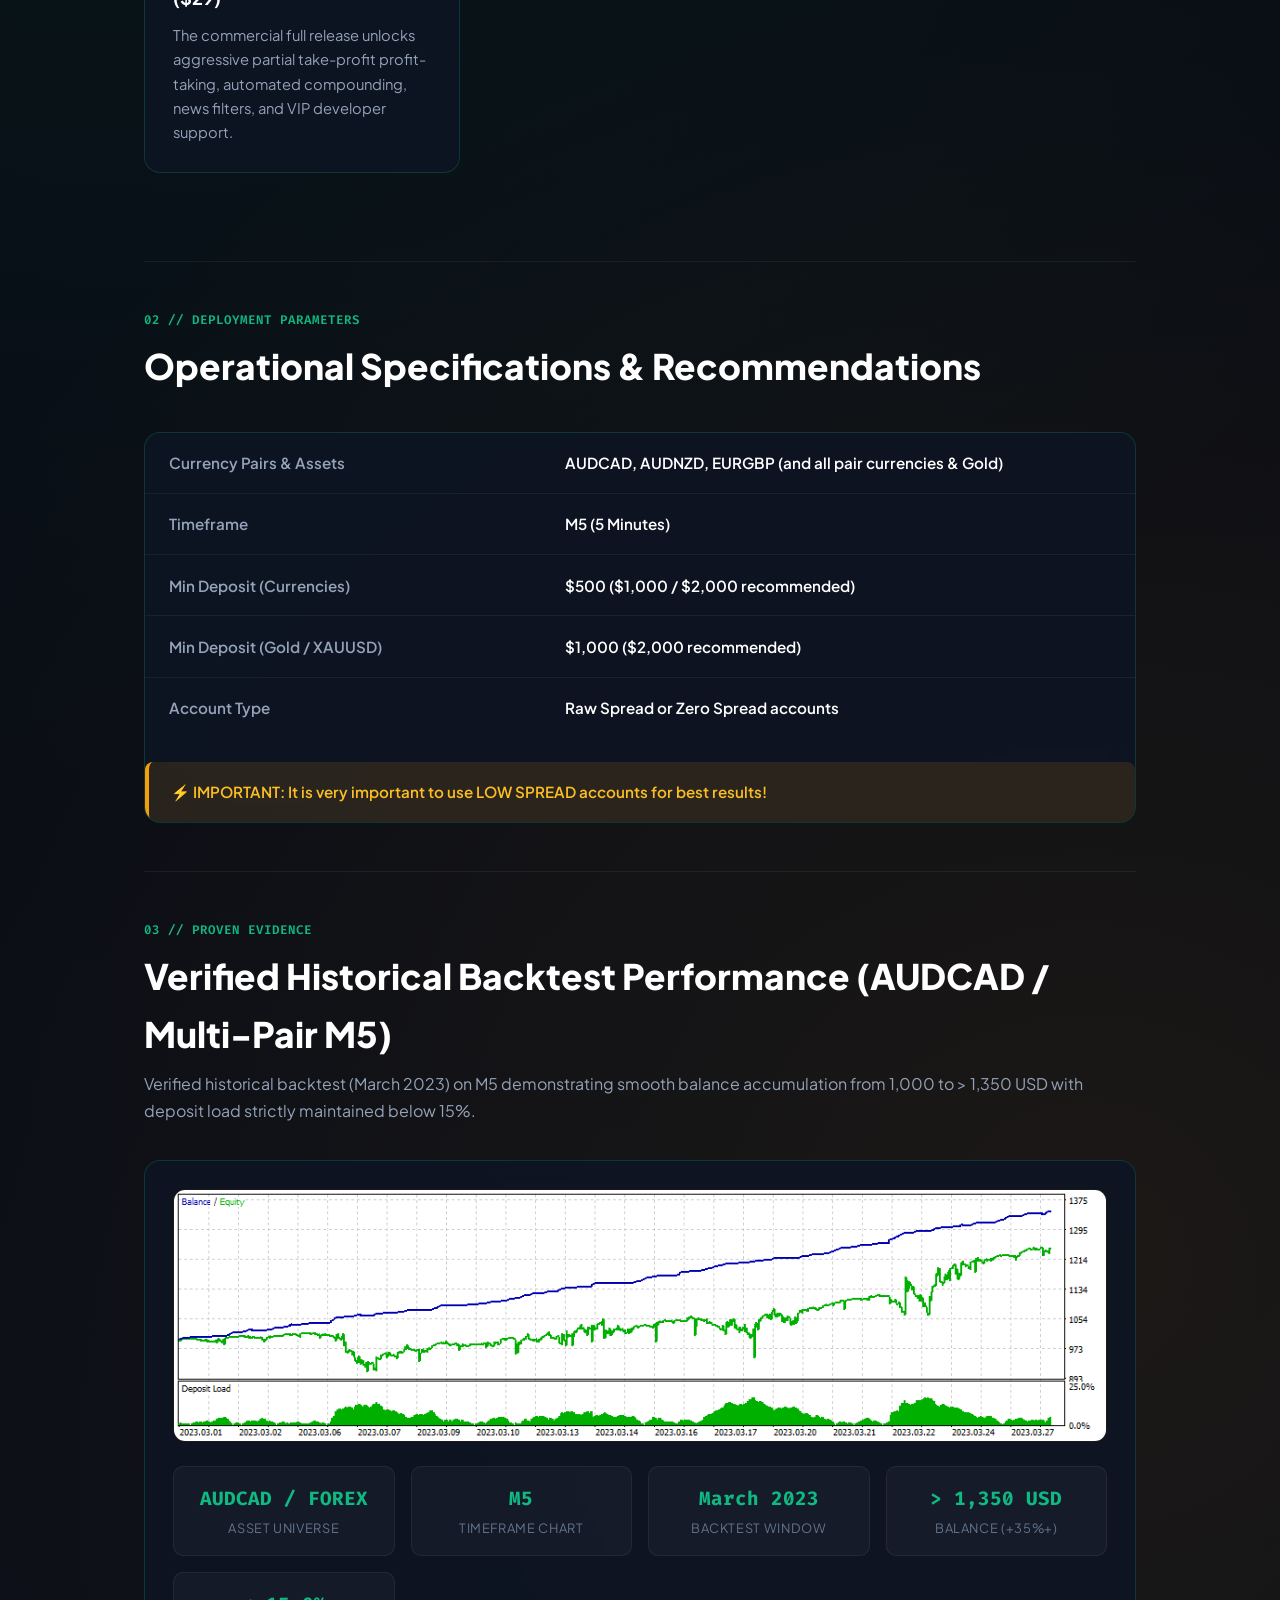
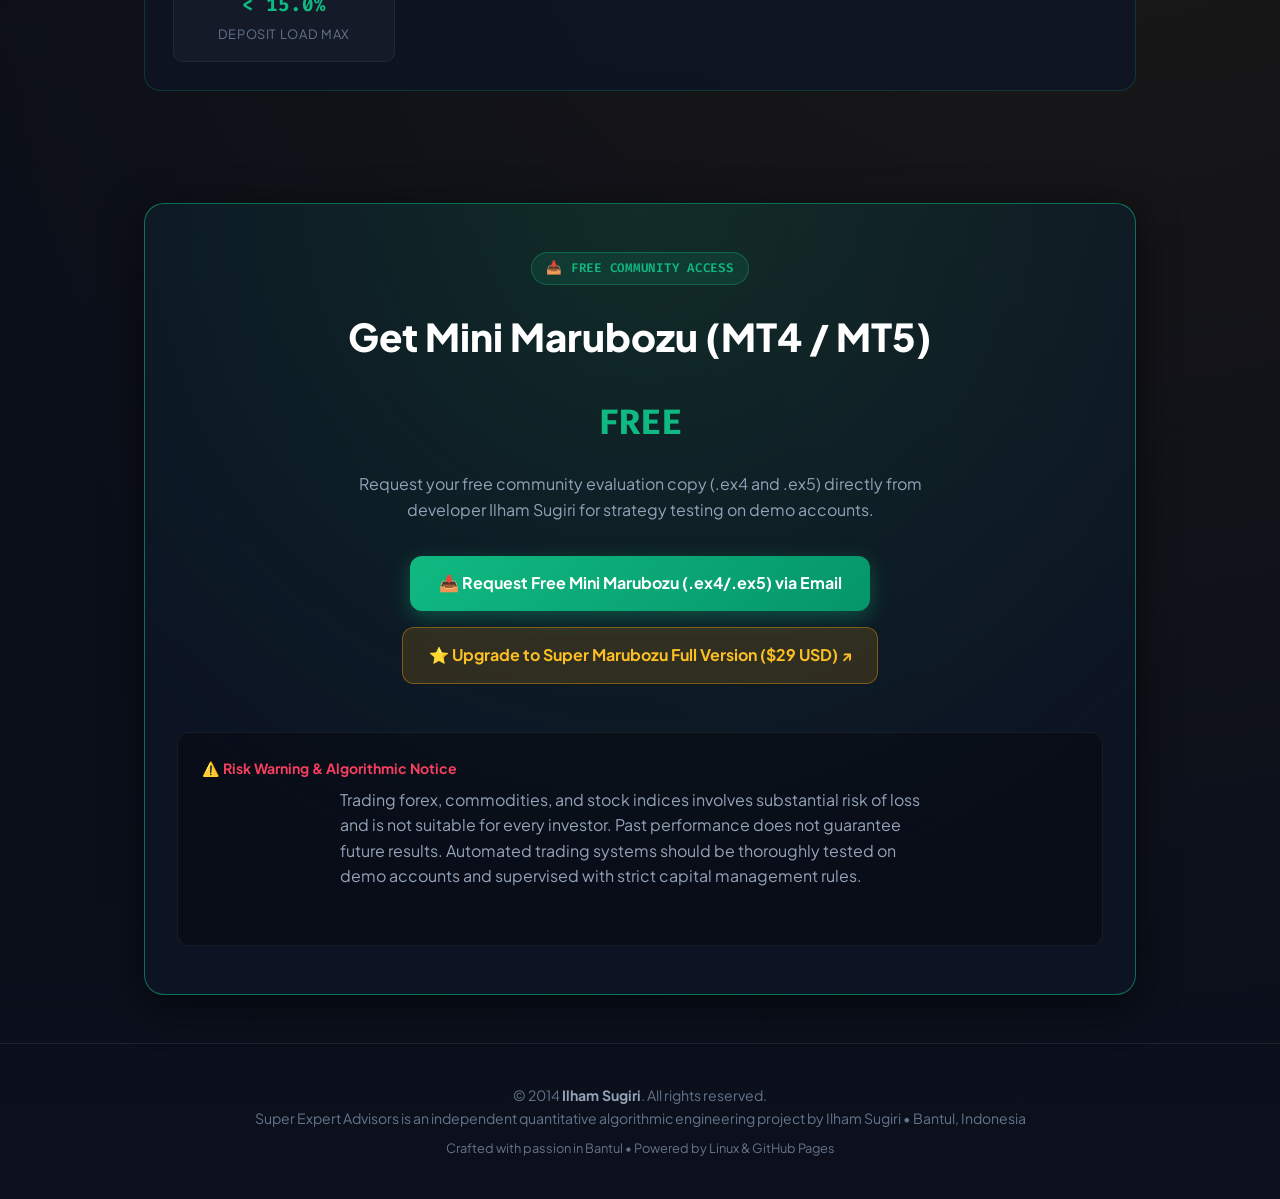
<file: ea/mini-marubozu/index.html>
<!DOCTYPE html>
<html lang="en">
<head>
    <meta charset="UTF-8">
    <meta http-equiv="refresh" content="0; url=../../superexpertadvisors/mini-marubozu/">
    <link rel="canonical" href="https://ilhampiranha.web.id/superexpertadvisors/mini-marubozu/">
    <title>Redirecting to Mini Marubozu MT4 / MT5...</title>
    <script>window.location.replace('../../superexpertadvisors/mini-marubozu/');</script>
</head>
<body style="background:#06080e;color:#94a3b8;font-family:sans-serif;text-align:center;padding:5rem 1rem;">
    <p>Redirecting to <a href="../../superexpertadvisors/mini-marubozu/" style="color:#10b981;">Mini Marubozu MT4 / MT5</a>...</p>
</body>
</html>
</file>
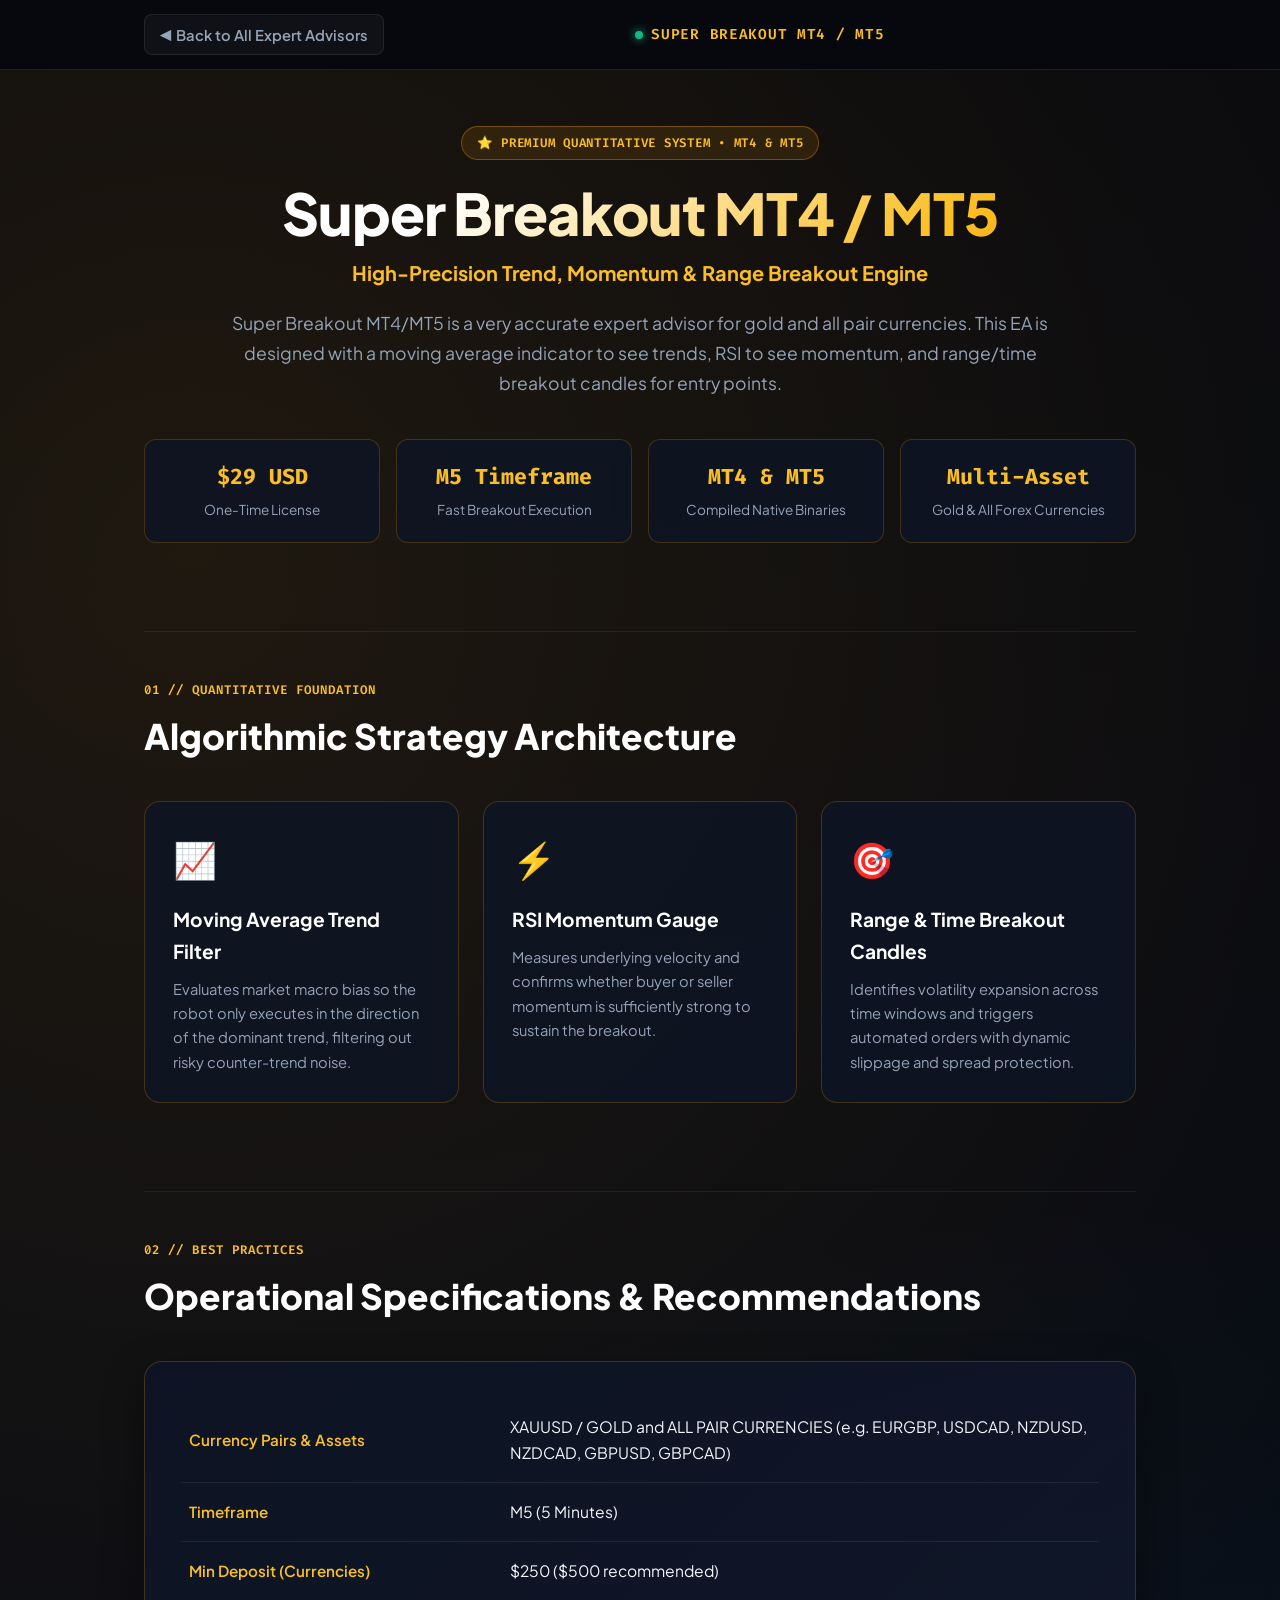
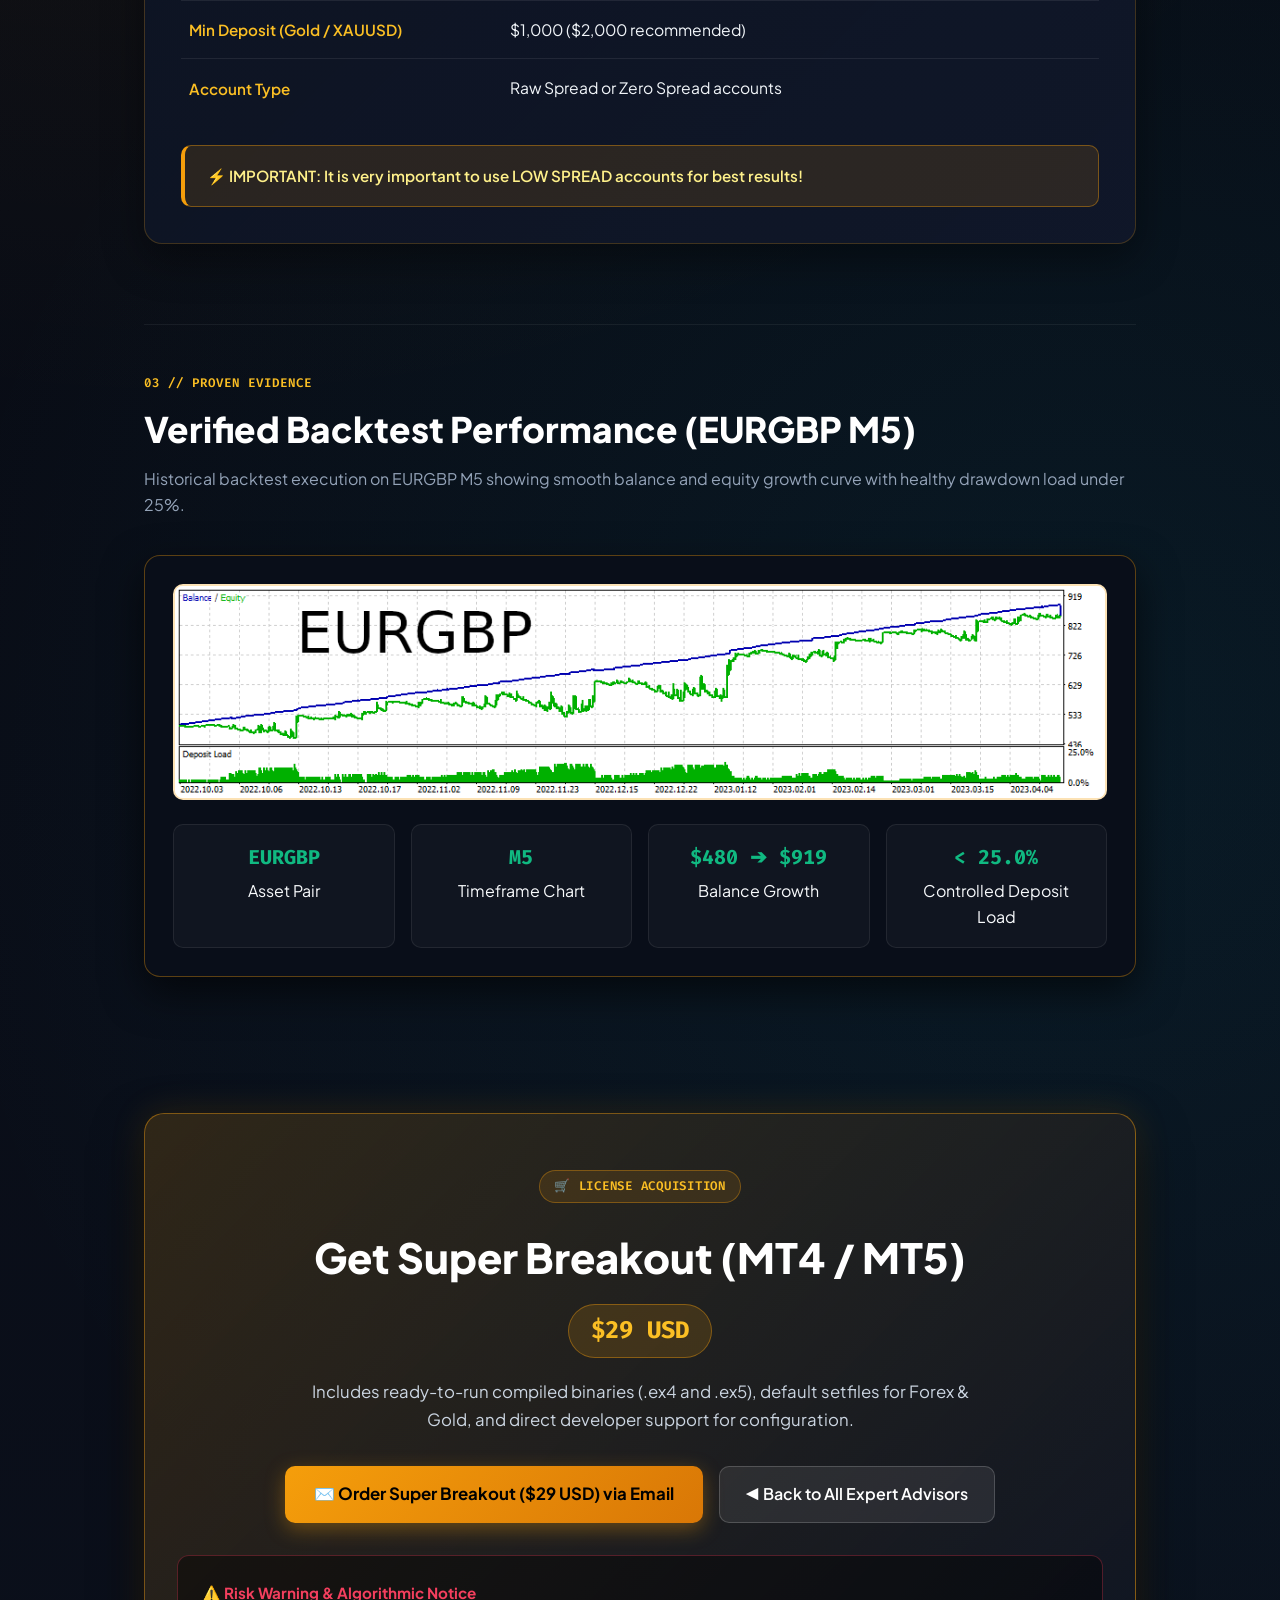
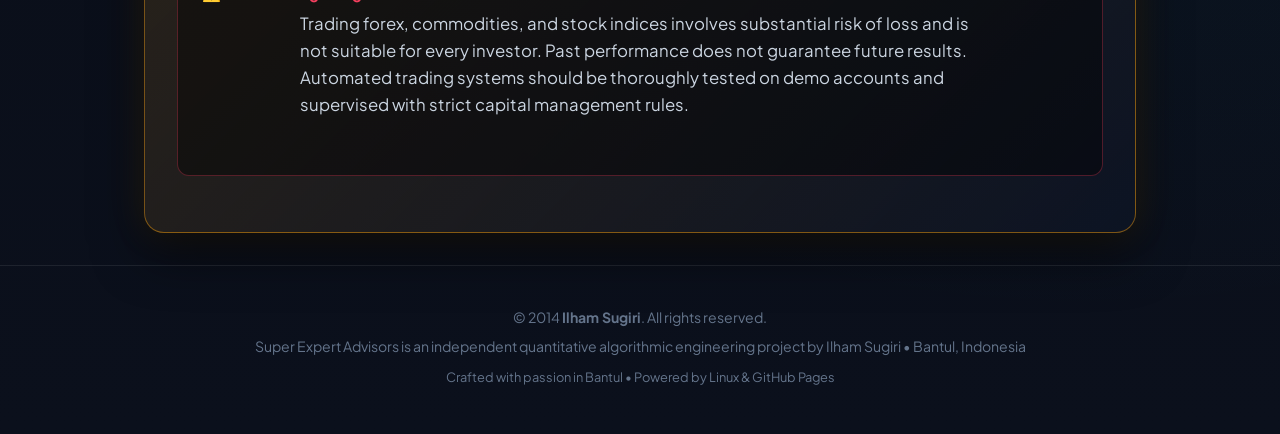
<file: ea/super-breakout/index.html>
<!DOCTYPE html>
<html lang="en">
<head>
    <meta charset="UTF-8">
    <meta http-equiv="refresh" content="0; url=../../superexpertadvisors/super-breakout/">
    <link rel="canonical" href="https://ilhampiranha.web.id/superexpertadvisors/super-breakout/">
    <title>Redirecting to Super Breakout MT4 / MT5...</title>
    <script>window.location.replace('../../superexpertadvisors/super-breakout/');</script>
</head>
<body style="background:#06080e;color:#94a3b8;font-family:sans-serif;text-align:center;padding:5rem 1rem;">
    <p>Redirecting to <a href="../../superexpertadvisors/super-breakout/" style="color:#fbbf24;">Super Breakout MT4 / MT5</a>...</p>
</body>
</html>
</file>
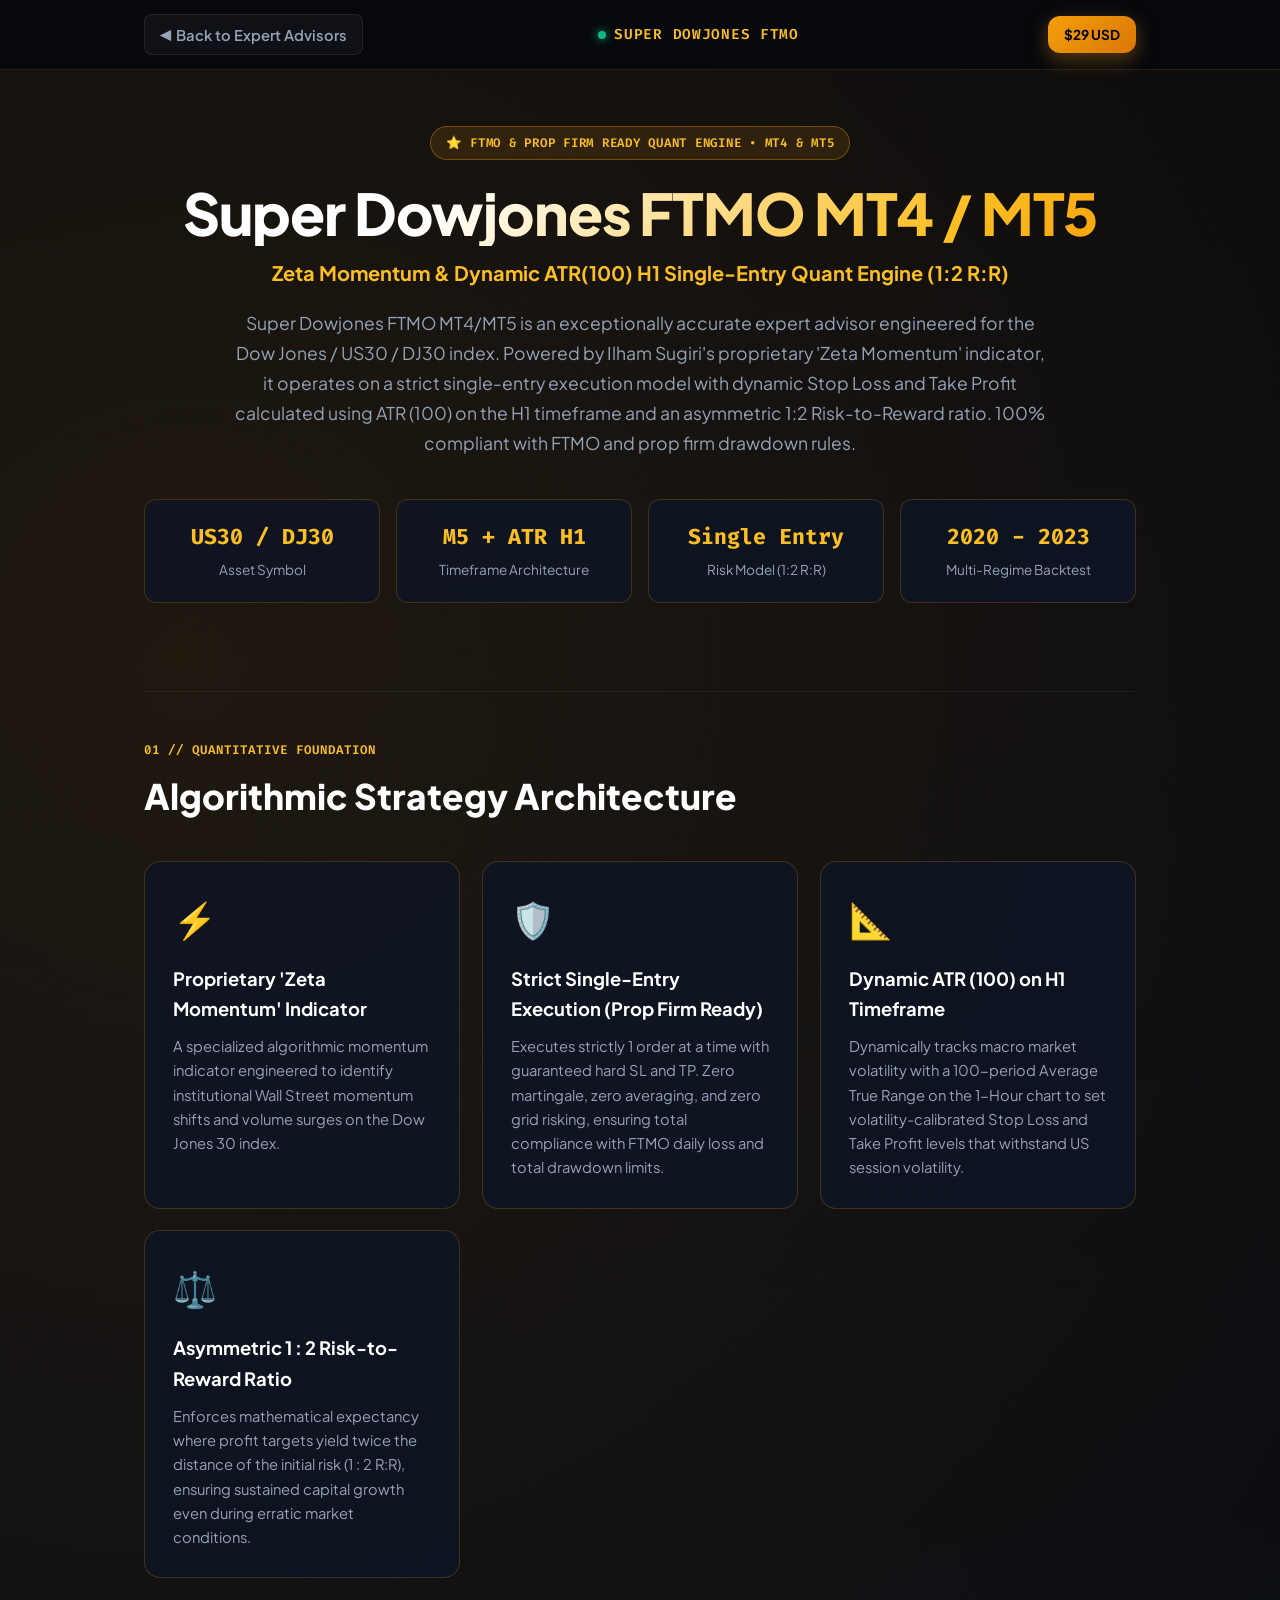
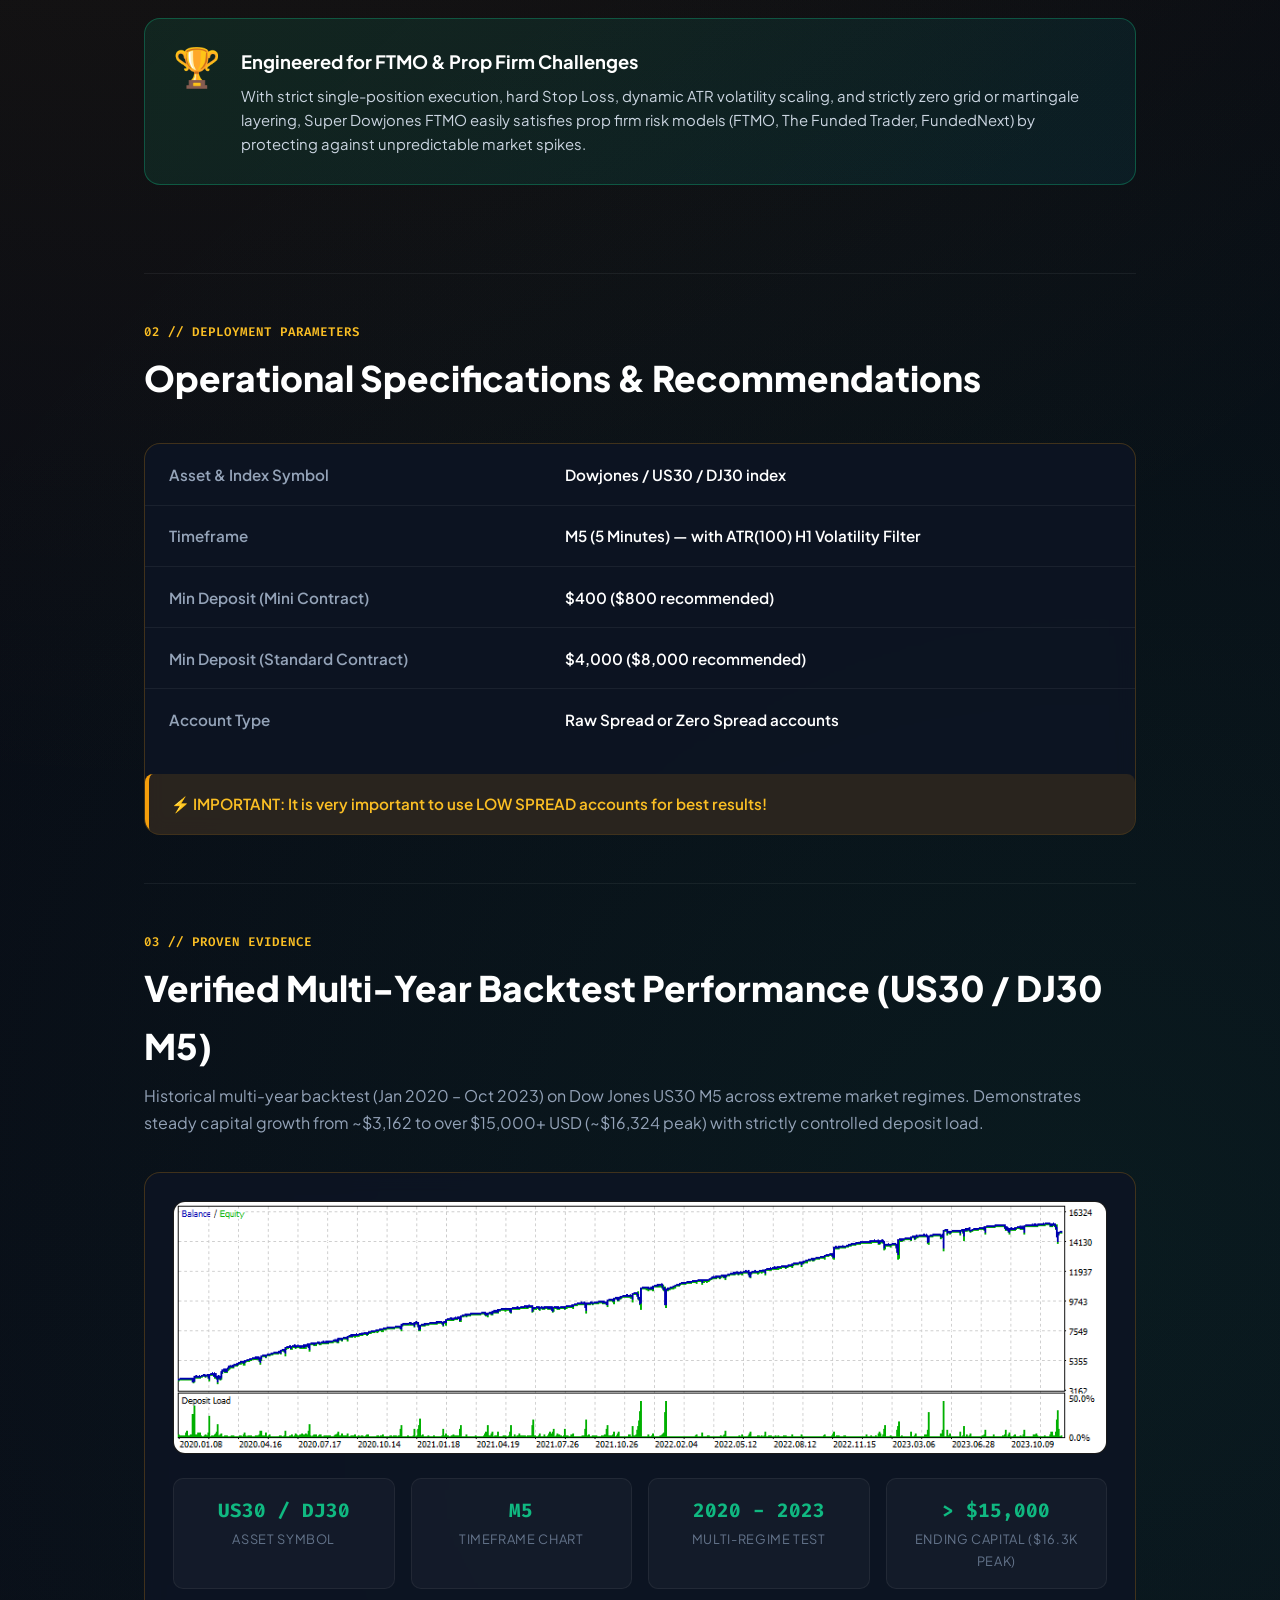
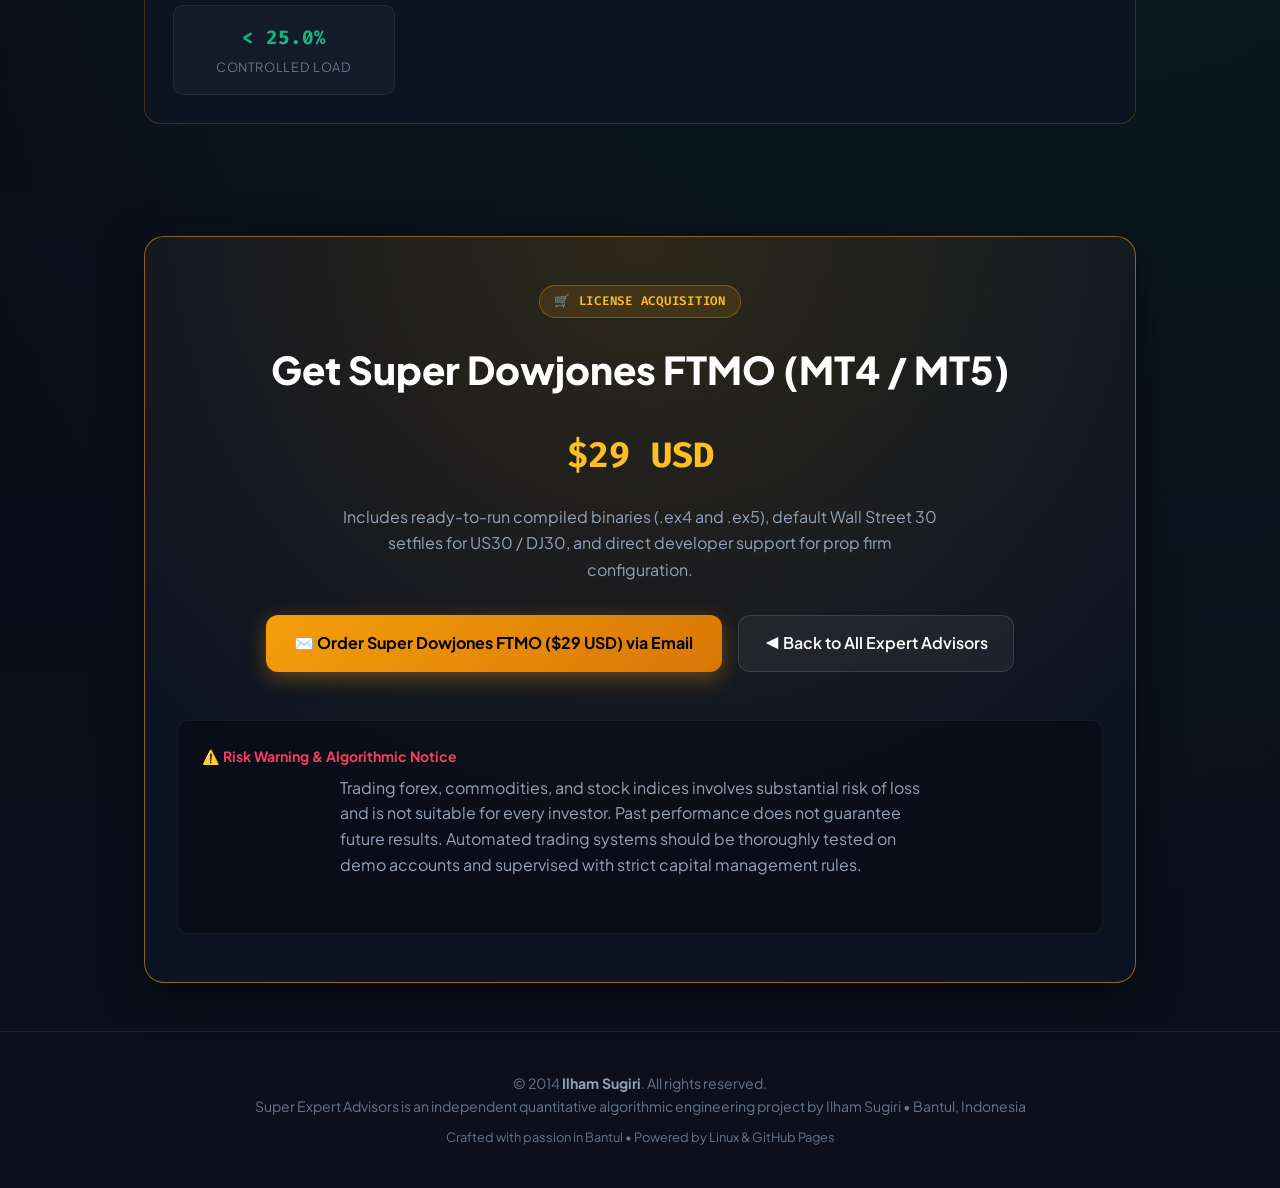
<file: ea/super-dowjones/index.html>
<!DOCTYPE html>
<html lang="en">
<head>
    <meta charset="UTF-8">
    <meta http-equiv="refresh" content="0; url=../../superexpertadvisors/super-dowjones/">
    <link rel="canonical" href="https://ilhampiranha.web.id/superexpertadvisors/super-dowjones/">
    <title>Redirecting to Super Dowjones FTMO MT4 / MT5...</title>
    <script>window.location.replace('../../superexpertadvisors/super-dowjones/');</script>
</head>
<body style="background:#06080e;color:#94a3b8;font-family:sans-serif;text-align:center;padding:5rem 1rem;">
    <p>Redirecting to <a href="../../superexpertadvisors/super-dowjones/" style="color:#fbbf24;">Super Dowjones FTMO MT4 / MT5</a>...</p>
</body>
</html>
</file>
<file: assets/i18n.css>
/* ==============================================================================
   ANTIGRAVITY I18N SYSTEM — LANGUAGE SWITCHER STYLES
   Author: Ilham Sugiri Portfolio System
   ============================================================================== */

.lang-switch-wrapper {
    position: relative;
    display: inline-block;
    user-select: none;
    font-family: 'Plus Jakarta Sans', -apple-system, BlinkMacSystemFont, sans-serif;
}

.lang-btn {
    display: inline-flex;
    align-items: center;
    gap: 0.45rem;
    padding: 0.45rem 0.85rem;
    background: rgba(255, 255, 255, 0.05);
    border: 1px solid rgba(255, 255, 255, 0.15);
    border-radius: 8px;
    color: #f1f5f9;
    font-size: 0.86rem;
    font-weight: 600;
    cursor: pointer;
    transition: all 0.2s ease;
}

.lang-btn:hover {
    background: rgba(6, 182, 212, 0.15);
    border-color: #06b6d4;
    color: #fff;
    transform: translateY(-1px);
}

.lang-btn .globe-icon {
    font-size: 0.95rem;
    line-height: 1;
}

.lang-btn .arrow-icon {
    font-size: 0.65rem;
    transition: transform 0.2s ease;
    opacity: 0.7;
}

.lang-btn.open .arrow-icon {
    transform: rotate(180deg);
}

.lang-dropdown {
    display: none;
    position: absolute;
    right: 0;
    top: calc(100% + 8px);
    background: rgba(11, 17, 30, 0.96);
    backdrop-filter: blur(18px);
    -webkit-backdrop-filter: blur(18px);
    border: 1px solid rgba(255, 255, 255, 0.15);
    border-radius: 12px;
    box-shadow: 0 12px 35px rgba(0, 0, 0, 0.7), 0 0 20px rgba(6, 182, 212, 0.15);
    min-width: 210px;
    padding: 0.4rem;
    z-index: 1000;
}

.lang-dropdown.show {
    display: block;
    animation: langFadeIn 0.18s cubic-bezier(0.16, 1, 0.3, 1);
}

@keyframes langFadeIn {
    from {
        opacity: 0;
        transform: translateY(-6px) scale(0.97);
    }
    to {
        opacity: 1;
        transform: translateY(0) scale(1);
    }
}

.lang-option {
    display: flex;
    align-items: center;
    gap: 0.6rem;
    width: 100%;
    padding: 0.6rem 0.85rem;
    border: none;
    background: transparent;
    color: #94a3b8;
    font-size: 0.88rem;
    font-weight: 500;
    border-radius: 8px;
    cursor: pointer;
    text-align: left;
    transition: all 0.15s ease;
}

.lang-option:hover {
    background: rgba(255, 255, 255, 0.08);
    color: #fff;
}

.lang-option.active {
    background: rgba(6, 182, 212, 0.15);
    color: #22d3ee;
    font-weight: 700;
    border: 1px solid rgba(6, 182, 212, 0.3);
}

.lang-option .flag {
    font-size: 1.05rem;
    line-height: 1;
}

.lang-option .tag-badge {
    margin-left: auto;
    font-size: 0.68rem;
    font-weight: 700;
    padding: 0.15rem 0.4rem;
    border-radius: 4px;
    background: rgba(6, 182, 212, 0.15);
    color: #38bdf8;
    text-transform: uppercase;
    letter-spacing: 0.03em;
}
</file>
